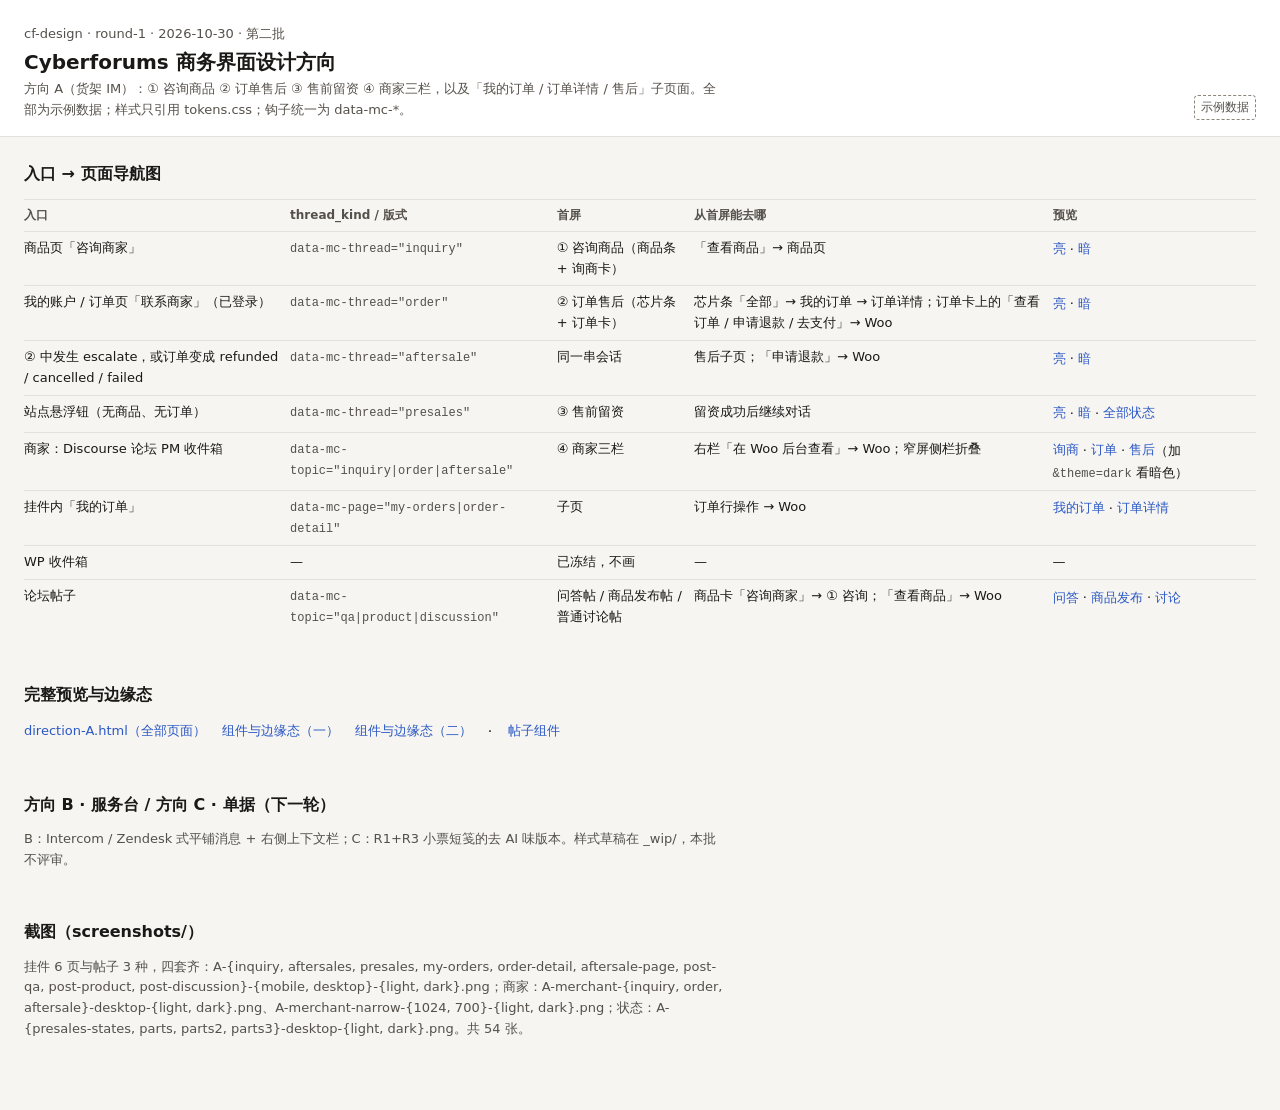
<file: docs/design/round-1/index.html>
<!DOCTYPE html>
<html lang="zh-CN" data-direction="A" data-theme="light">
<head>
<meta charset="utf-8" />
<meta name="viewport" content="width=device-width, initial-scale=1" />
<title>Cyberforums 商务界面 · 设计 round-1 总览</title>
<script>if (new URLSearchParams(location.search).get("theme") === "dark") document.documentElement.setAttribute("data-theme", "dark");</script>
<link rel="stylesheet" href="tokens.css" />
<link rel="stylesheet" href="preview.css" />
<link rel="stylesheet" href="base.css" />
</head>
<body class="cf-preview">
<header class="cf-preview__bar">
  <div class="cf-preview__intro">
    <p class="cf-preview__kicker">cf-design · round-1 · 2026-10-30 · 第二批</p>
    <h1 class="cf-preview__title">Cyberforums 商务界面设计方向</h1>
    <p class="cf-preview__desc">方向 A（货架 IM）：① 咨询商品 ② 订单售后 ③ 售前留资 ④ 商家三栏，以及「我的订单 / 订单详情 / 售后」子页面。全部为示例数据；样式只引用 tokens.css；钩子统一为 data-mc-*。</p>
  </div>
  <div class="cf-preview__tools"><span class="cf-preview__sample">示例数据</span></div>
</header>
<main class="cf-preview__stage" data-viewport="desktop">
  <section class="cf-preview__section">
    <h2 class="cf-preview__h">入口 → 页面导航图</h2>
    <table class="cf-preview__map">
      <thead><tr><th scope="col">入口</th><th scope="col">thread_kind / 版式</th><th scope="col">首屏</th><th scope="col">从首屏能去哪</th><th scope="col">预览</th></tr></thead>
      <tbody>
        <tr><td>商品页「咨询商家」</td><td><code>data-mc-thread="inquiry"</code></td><td>① 咨询商品（商品条 + 询商卡）</td><td>「查看商品」→ 商品页</td><td><a class="cf-link" href="direction-A.html?screen=inquiry&amp;vp=mobile">亮</a> · <a class="cf-link" href="direction-A.html?screen=inquiry&amp;vp=mobile&amp;theme=dark">暗</a></td></tr>
        <tr><td>我的账户 / 订单页「联系商家」（已登录）</td><td><code>data-mc-thread="order"</code></td><td>② 订单售后（芯片条 + 订单卡）</td><td>芯片条「全部」→ 我的订单 → 订单详情；订单卡上的「查看订单 / 申请退款 / 去支付」→ Woo</td><td><a class="cf-link" href="direction-A.html?screen=aftersales&amp;vp=mobile">亮</a> · <a class="cf-link" href="direction-A.html?screen=aftersales&amp;vp=mobile&amp;theme=dark">暗</a></td></tr>
        <tr><td>② 中发生 escalate，或订单变成 refunded / cancelled / failed</td><td><code>data-mc-thread="aftersale"</code></td><td>同一串会话</td><td>售后子页；「申请退款」→ Woo</td><td><a class="cf-link" href="direction-A.html?screen=aftersale-page&amp;vp=mobile">亮</a> · <a class="cf-link" href="direction-A.html?screen=aftersale-page&amp;vp=mobile&amp;theme=dark">暗</a></td></tr>
        <tr><td>站点悬浮钮（无商品、无订单）</td><td><code>data-mc-thread="presales"</code></td><td>③ 售前留资</td><td>留资成功后继续对话</td><td><a class="cf-link" href="direction-A.html?screen=presales&amp;vp=mobile">亮</a> · <a class="cf-link" href="direction-A.html?screen=presales&amp;vp=mobile&amp;theme=dark">暗</a> · <a class="cf-link" href="direction-A.html?screen=presales-states">全部状态</a></td></tr>
        <tr><td>商家：Discourse 论坛 PM 收件箱</td><td><code>data-mc-topic="inquiry|order|aftersale"</code></td><td>④ 商家三栏</td><td>右栏「在 Woo 后台查看」→ Woo；窄屏侧栏折叠</td><td><a class="cf-link" href="direction-A.html?screen=merchant-inquiry">询商</a> · <a class="cf-link" href="direction-A.html?screen=merchant-order">订单</a> · <a class="cf-link" href="direction-A.html?screen=merchant-aftersale">售后</a>（加 <code>&amp;theme=dark</code> 看暗色）</td></tr>
        <tr><td>挂件内「我的订单」</td><td><code>data-mc-page="my-orders|order-detail"</code></td><td>子页</td><td>订单行操作 → Woo</td><td><a class="cf-link" href="direction-A.html?screen=my-orders&amp;vp=mobile">我的订单</a> · <a class="cf-link" href="direction-A.html?screen=order-detail&amp;vp=mobile">订单详情</a></td></tr>
        <tr><td>WP 收件箱</td><td>—</td><td>已冻结，不画</td><td>—</td><td>—</td></tr>
        <tr><td>论坛帖子</td><td><code>data-mc-topic="qa|product|discussion"</code></td><td>问答帖 / 商品发布帖 / 普通讨论帖</td><td>商品卡「咨询商家」→ ① 咨询；「查看商品」→ Woo</td><td><a class="cf-link" href="direction-A.html?screen=post-qa">问答</a> · <a class="cf-link" href="direction-A.html?screen=post-product">商品发布</a> · <a class="cf-link" href="direction-A.html?screen=post-discussion">讨论</a></td></tr>
      </tbody>
    </table>
  </section>
  <section class="cf-preview__section">
    <h2 class="cf-preview__h">完整预览与边缘态</h2>
    <p class="cf-preview__statuses">
      <a class="cf-link" href="direction-A.html">direction-A.html（全部页面）</a>
      <a class="cf-link" href="direction-A.html?screen=parts">组件与边缘态（一）</a>
      <a class="cf-link" href="direction-A.html?screen=parts2">组件与边缘态（二）</a> · <a class="cf-link" href="direction-A.html?screen=parts3">帖子组件</a>
    </p>
  </section>
  <section class="cf-preview__section">
    <h2 class="cf-preview__h">方向 B · 服务台 / 方向 C · 单据（下一轮）</h2>
    <p class="cf-preview__desc">B：Intercom / Zendesk 式平铺消息 + 右侧上下文栏；C：R1+R3 小票短笺的去 AI 味版本。样式草稿在 _wip/，本批不评审。</p>
  </section>
  <section class="cf-preview__section">
    <h2 class="cf-preview__h">截图（screenshots/）</h2>
    <p class="cf-preview__desc">挂件 6 页与帖子 3 种，四套齐：A-{inquiry, aftersales, presales, my-orders, order-detail, aftersale-page, post-qa, post-product, post-discussion}-{mobile, desktop}-{light, dark}.png；商家：A-merchant-{inquiry, order, aftersale}-desktop-{light, dark}.png、A-merchant-narrow-{1024, 700}-{light, dark}.png；状态：A-{presales-states, parts, parts2, parts3}-desktop-{light, dark}.png。共 54 张。</p>
  </section>
</main>
</body>
</html>
</file>
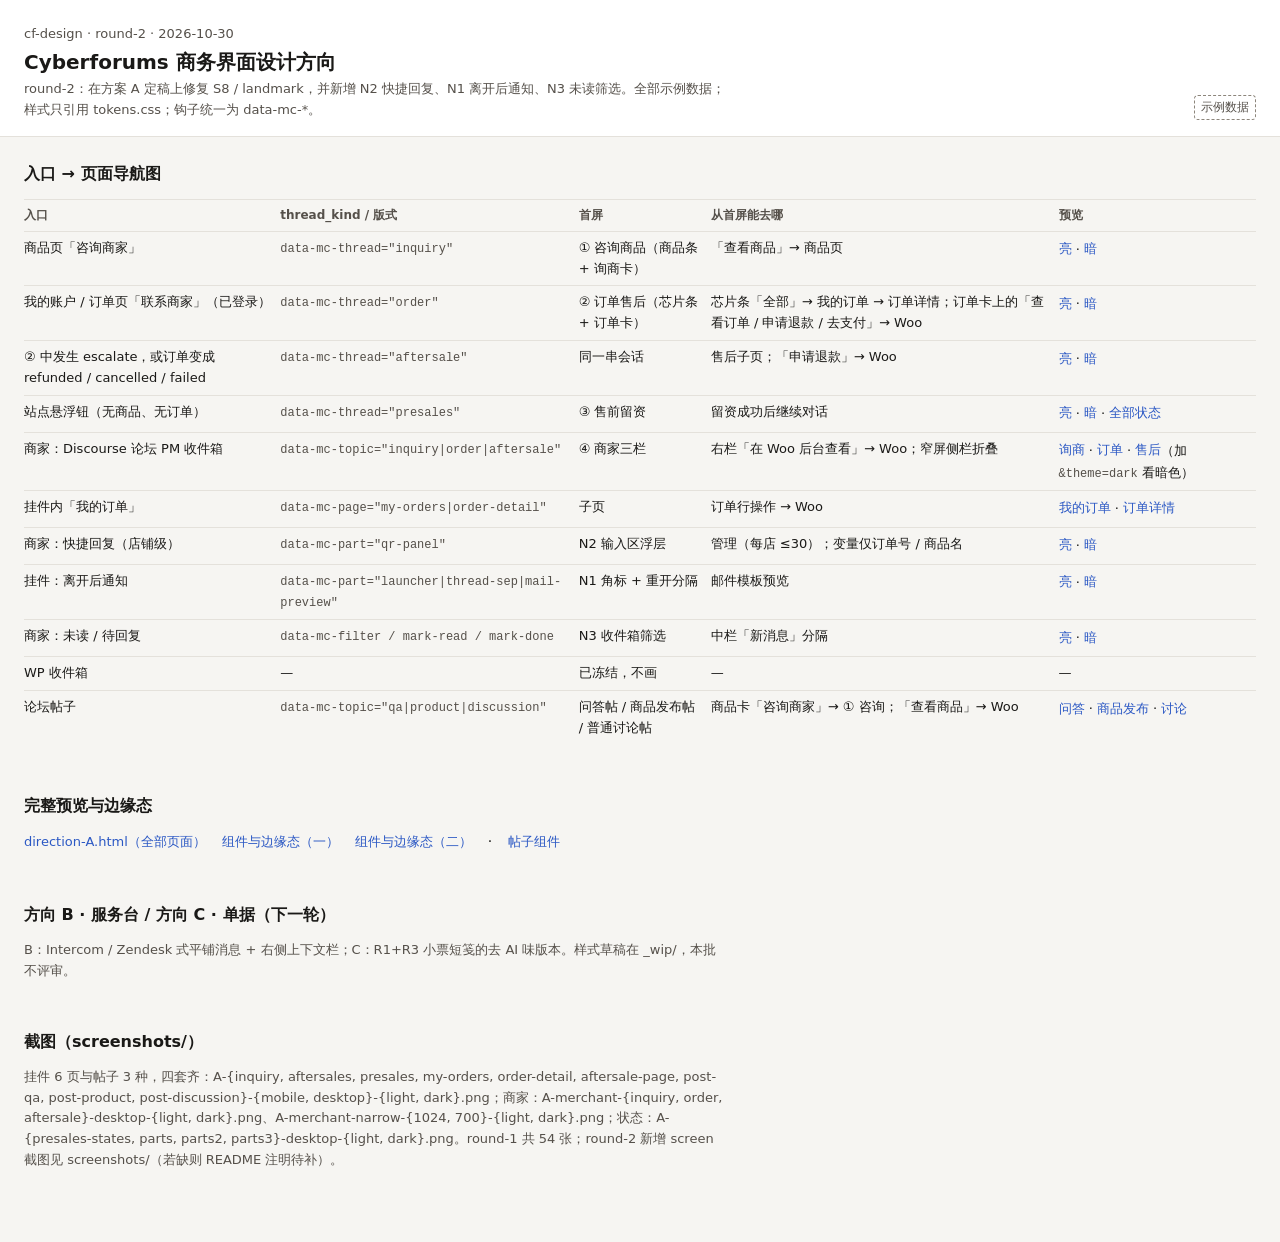
<file: docs/design/round-2/index.html>
<!DOCTYPE html>
<html lang="zh-CN" data-direction="A" data-theme="light">
<head>
<meta charset="utf-8" />
<meta name="viewport" content="width=device-width, initial-scale=1" />
<title>Cyberforums 商务界面 · 设计 round-2 总览</title>
<script>if (new URLSearchParams(location.search).get("theme") === "dark") document.documentElement.setAttribute("data-theme", "dark");</script>
<link rel="stylesheet" href="tokens.css" />
<link rel="stylesheet" href="preview.css" />
<link rel="stylesheet" href="base.css" />
</head>
<body class="cf-preview">
<header class="cf-preview__bar">
  <div class="cf-preview__intro">
    <p class="cf-preview__kicker">cf-design · round-2 · 2026-10-30</p>
    <h1 class="cf-preview__title">Cyberforums 商务界面设计方向</h1>
    <p class="cf-preview__desc">round-2：在方案 A 定稿上修复 S8 / landmark，并新增 N2 快捷回复、N1 离开后通知、N3 未读筛选。全部示例数据；样式只引用 tokens.css；钩子统一为 data-mc-*。</p>
  </div>
  <div class="cf-preview__tools"><span class="cf-preview__sample">示例数据</span></div>
</header>
<main class="cf-preview__stage" data-viewport="desktop">
  <section class="cf-preview__section">
    <h2 class="cf-preview__h">入口 → 页面导航图</h2>
    <table class="cf-preview__map">
      <thead><tr><th scope="col">入口</th><th scope="col">thread_kind / 版式</th><th scope="col">首屏</th><th scope="col">从首屏能去哪</th><th scope="col">预览</th></tr></thead>
      <tbody>
        <tr><td>商品页「咨询商家」</td><td><code>data-mc-thread="inquiry"</code></td><td>① 咨询商品（商品条 + 询商卡）</td><td>「查看商品」→ 商品页</td><td><a class="cf-link" href="direction-A.html?screen=inquiry&amp;vp=mobile">亮</a> · <a class="cf-link" href="direction-A.html?screen=inquiry&amp;vp=mobile&amp;theme=dark">暗</a></td></tr>
        <tr><td>我的账户 / 订单页「联系商家」（已登录）</td><td><code>data-mc-thread="order"</code></td><td>② 订单售后（芯片条 + 订单卡）</td><td>芯片条「全部」→ 我的订单 → 订单详情；订单卡上的「查看订单 / 申请退款 / 去支付」→ Woo</td><td><a class="cf-link" href="direction-A.html?screen=aftersales&amp;vp=mobile">亮</a> · <a class="cf-link" href="direction-A.html?screen=aftersales&amp;vp=mobile&amp;theme=dark">暗</a></td></tr>
        <tr><td>② 中发生 escalate，或订单变成 refunded / cancelled / failed</td><td><code>data-mc-thread="aftersale"</code></td><td>同一串会话</td><td>售后子页；「申请退款」→ Woo</td><td><a class="cf-link" href="direction-A.html?screen=aftersale-page&amp;vp=mobile">亮</a> · <a class="cf-link" href="direction-A.html?screen=aftersale-page&amp;vp=mobile&amp;theme=dark">暗</a></td></tr>
        <tr><td>站点悬浮钮（无商品、无订单）</td><td><code>data-mc-thread="presales"</code></td><td>③ 售前留资</td><td>留资成功后继续对话</td><td><a class="cf-link" href="direction-A.html?screen=presales&amp;vp=mobile">亮</a> · <a class="cf-link" href="direction-A.html?screen=presales&amp;vp=mobile&amp;theme=dark">暗</a> · <a class="cf-link" href="direction-A.html?screen=presales-states">全部状态</a></td></tr>
        <tr><td>商家：Discourse 论坛 PM 收件箱</td><td><code>data-mc-topic="inquiry|order|aftersale"</code></td><td>④ 商家三栏</td><td>右栏「在 Woo 后台查看」→ Woo；窄屏侧栏折叠</td><td><a class="cf-link" href="direction-A.html?screen=merchant-inquiry">询商</a> · <a class="cf-link" href="direction-A.html?screen=merchant-order">订单</a> · <a class="cf-link" href="direction-A.html?screen=merchant-aftersale">售后</a>（加 <code>&amp;theme=dark</code> 看暗色）</td></tr>
        <tr><td>挂件内「我的订单」</td><td><code>data-mc-page="my-orders|order-detail"</code></td><td>子页</td><td>订单行操作 → Woo</td><td><a class="cf-link" href="direction-A.html?screen=my-orders&amp;vp=mobile">我的订单</a> · <a class="cf-link" href="direction-A.html?screen=order-detail&amp;vp=mobile">订单详情</a></td></tr>
        <tr><td>商家：快捷回复（店铺级）</td><td><code>data-mc-part="qr-panel"</code></td><td>N2 输入区浮层</td><td>管理（每店 ≤30）；变量仅订单号 / 商品名</td><td><a class="cf-link" href="direction-A.html?screen=merchant-qr">亮</a> · <a class="cf-link" href="direction-A.html?screen=merchant-qr&amp;theme=dark">暗</a></td></tr>
        <tr><td>挂件：离开后通知</td><td><code>data-mc-part="launcher|thread-sep|mail-preview"</code></td><td>N1 角标 + 重开分隔</td><td>邮件模板预览</td><td><a class="cf-link" href="direction-A.html?screen=offline-notice">亮</a> · <a class="cf-link" href="direction-A.html?screen=offline-notice&amp;theme=dark">暗</a></td></tr>
        <tr><td>商家：未读 / 待回复</td><td><code>data-mc-filter / mark-read / mark-done</code></td><td>N3 收件箱筛选</td><td>中栏「新消息」分隔</td><td><a class="cf-link" href="direction-A.html?screen=inbox-unread">亮</a> · <a class="cf-link" href="direction-A.html?screen=inbox-unread&amp;theme=dark">暗</a></td></tr>
        <tr><td>WP 收件箱</td><td>—</td><td>已冻结，不画</td><td>—</td><td>—</td></tr>
        <tr><td>论坛帖子</td><td><code>data-mc-topic="qa|product|discussion"</code></td><td>问答帖 / 商品发布帖 / 普通讨论帖</td><td>商品卡「咨询商家」→ ① 咨询；「查看商品」→ Woo</td><td><a class="cf-link" href="direction-A.html?screen=post-qa">问答</a> · <a class="cf-link" href="direction-A.html?screen=post-product">商品发布</a> · <a class="cf-link" href="direction-A.html?screen=post-discussion">讨论</a></td></tr>
      </tbody>
    </table>
  </section>
  <section class="cf-preview__section">
    <h2 class="cf-preview__h">完整预览与边缘态</h2>
    <p class="cf-preview__statuses">
      <a class="cf-link" href="direction-A.html">direction-A.html（全部页面）</a>
      <a class="cf-link" href="direction-A.html?screen=parts">组件与边缘态（一）</a>
      <a class="cf-link" href="direction-A.html?screen=parts2">组件与边缘态（二）</a> · <a class="cf-link" href="direction-A.html?screen=parts3">帖子组件</a>
    </p>
  </section>
  <section class="cf-preview__section">
    <h2 class="cf-preview__h">方向 B · 服务台 / 方向 C · 单据（下一轮）</h2>
    <p class="cf-preview__desc">B：Intercom / Zendesk 式平铺消息 + 右侧上下文栏；C：R1+R3 小票短笺的去 AI 味版本。样式草稿在 _wip/，本批不评审。</p>
  </section>
  <section class="cf-preview__section">
    <h2 class="cf-preview__h">截图（screenshots/）</h2>
    <p class="cf-preview__desc">挂件 6 页与帖子 3 种，四套齐：A-{inquiry, aftersales, presales, my-orders, order-detail, aftersale-page, post-qa, post-product, post-discussion}-{mobile, desktop}-{light, dark}.png；商家：A-merchant-{inquiry, order, aftersale}-desktop-{light, dark}.png、A-merchant-narrow-{1024, 700}-{light, dark}.png；状态：A-{presales-states, parts, parts2, parts3}-desktop-{light, dark}.png。round-1 共 54 张；round-2 新增 screen 截图见 screenshots/（若缺则 README 注明待补）。</p>
  </section>
</main>
</body>
</html>
</file>
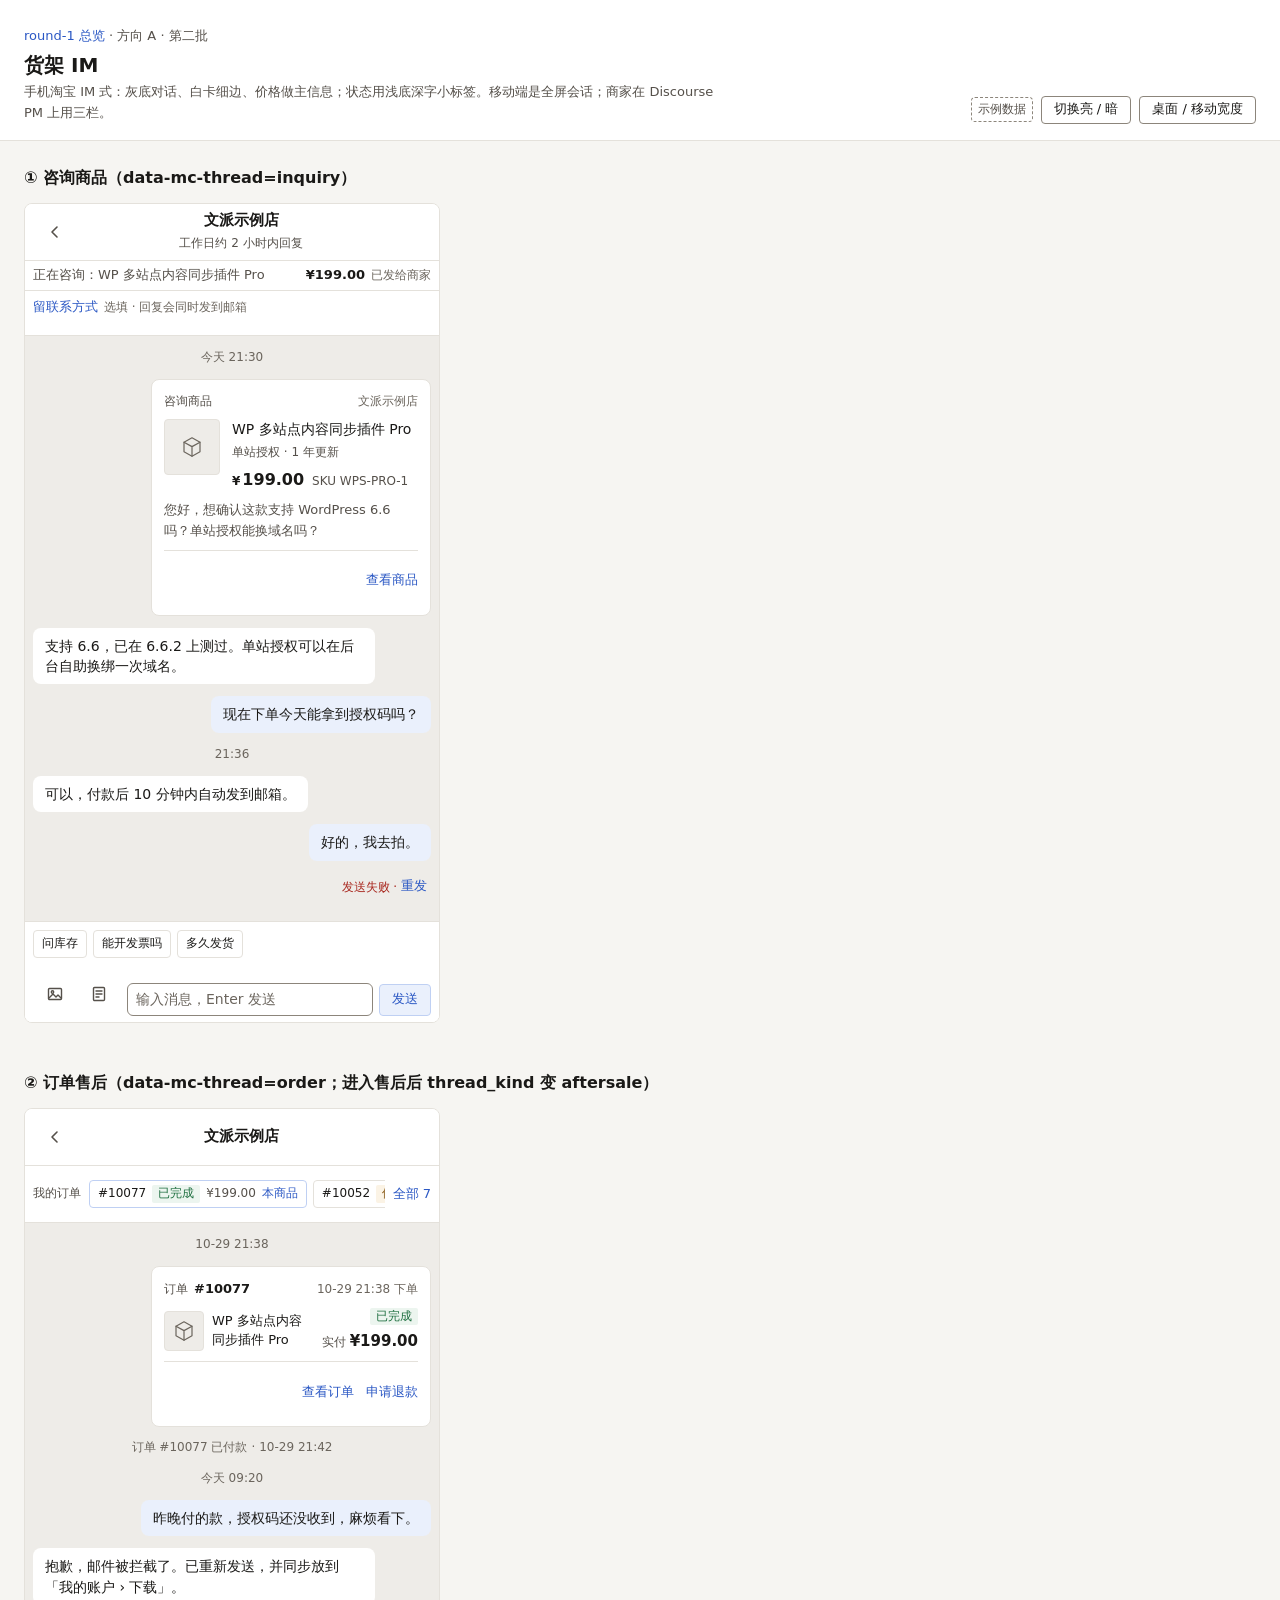
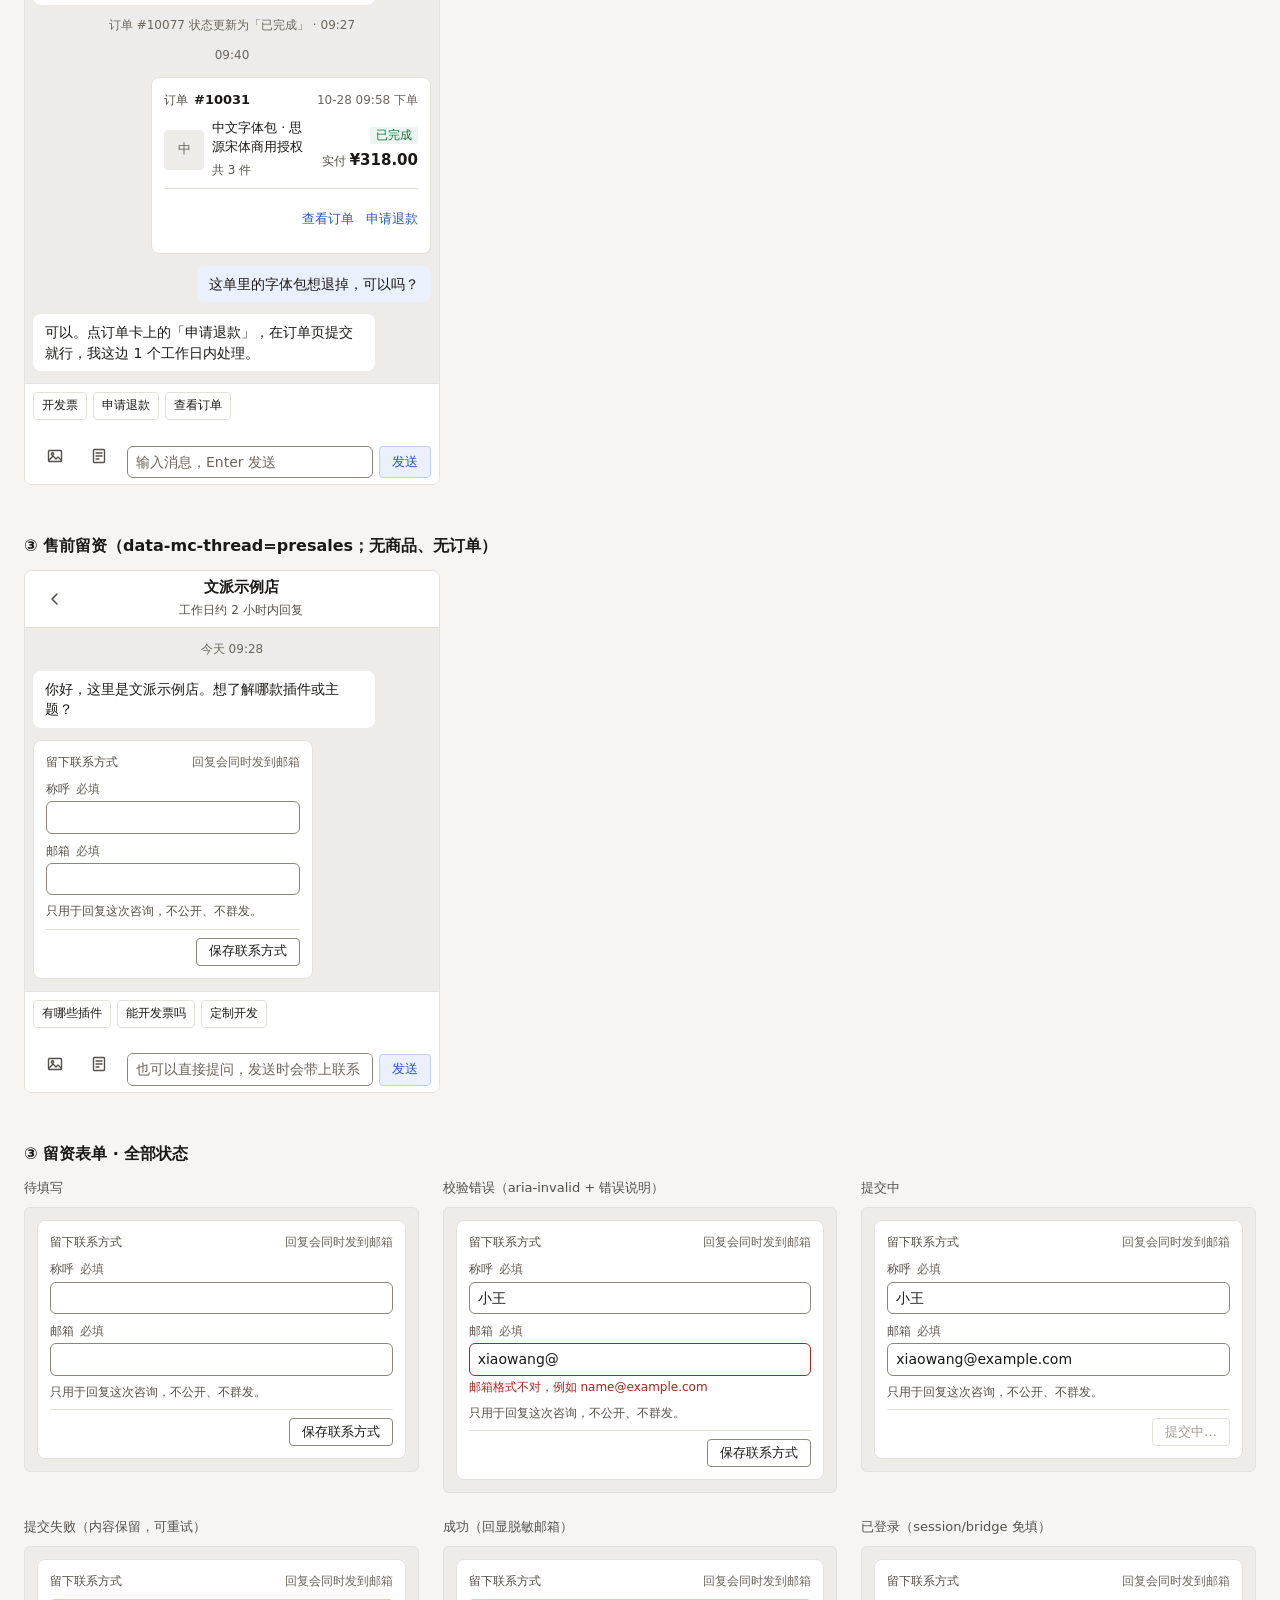
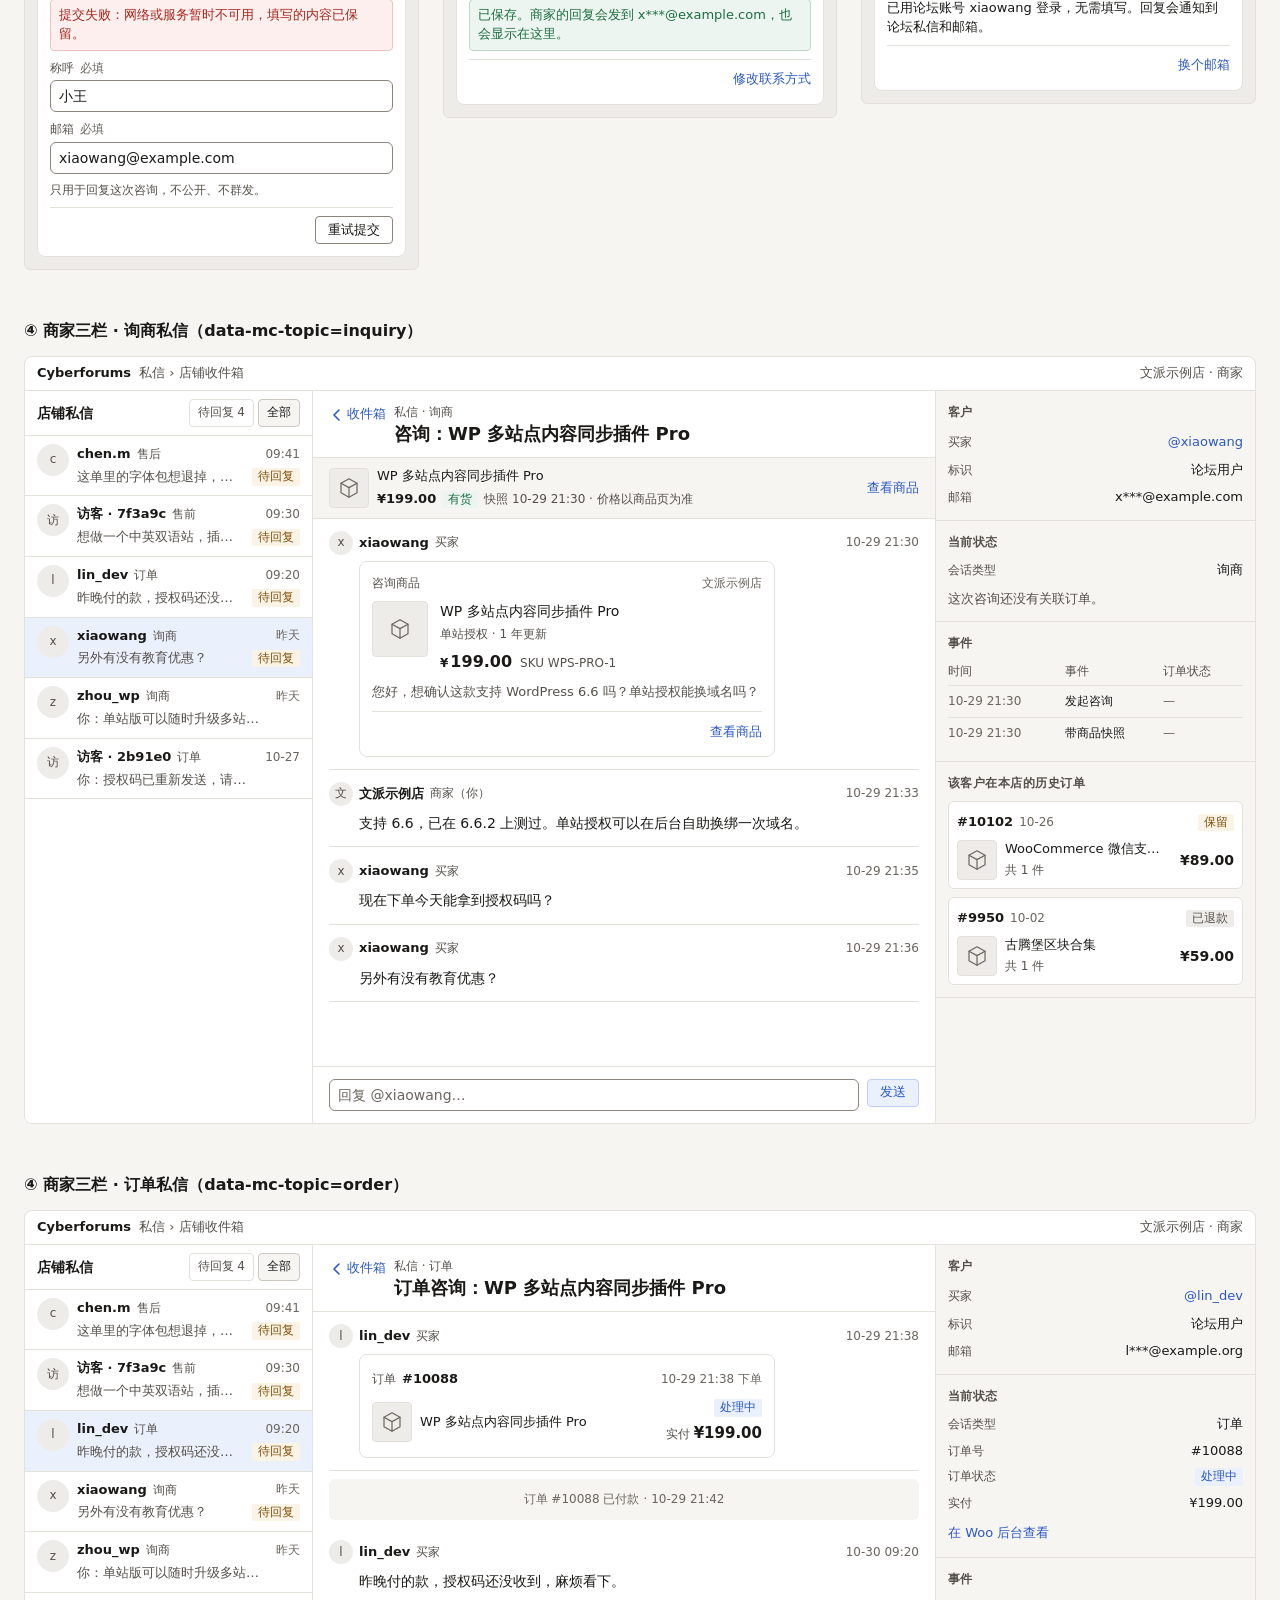
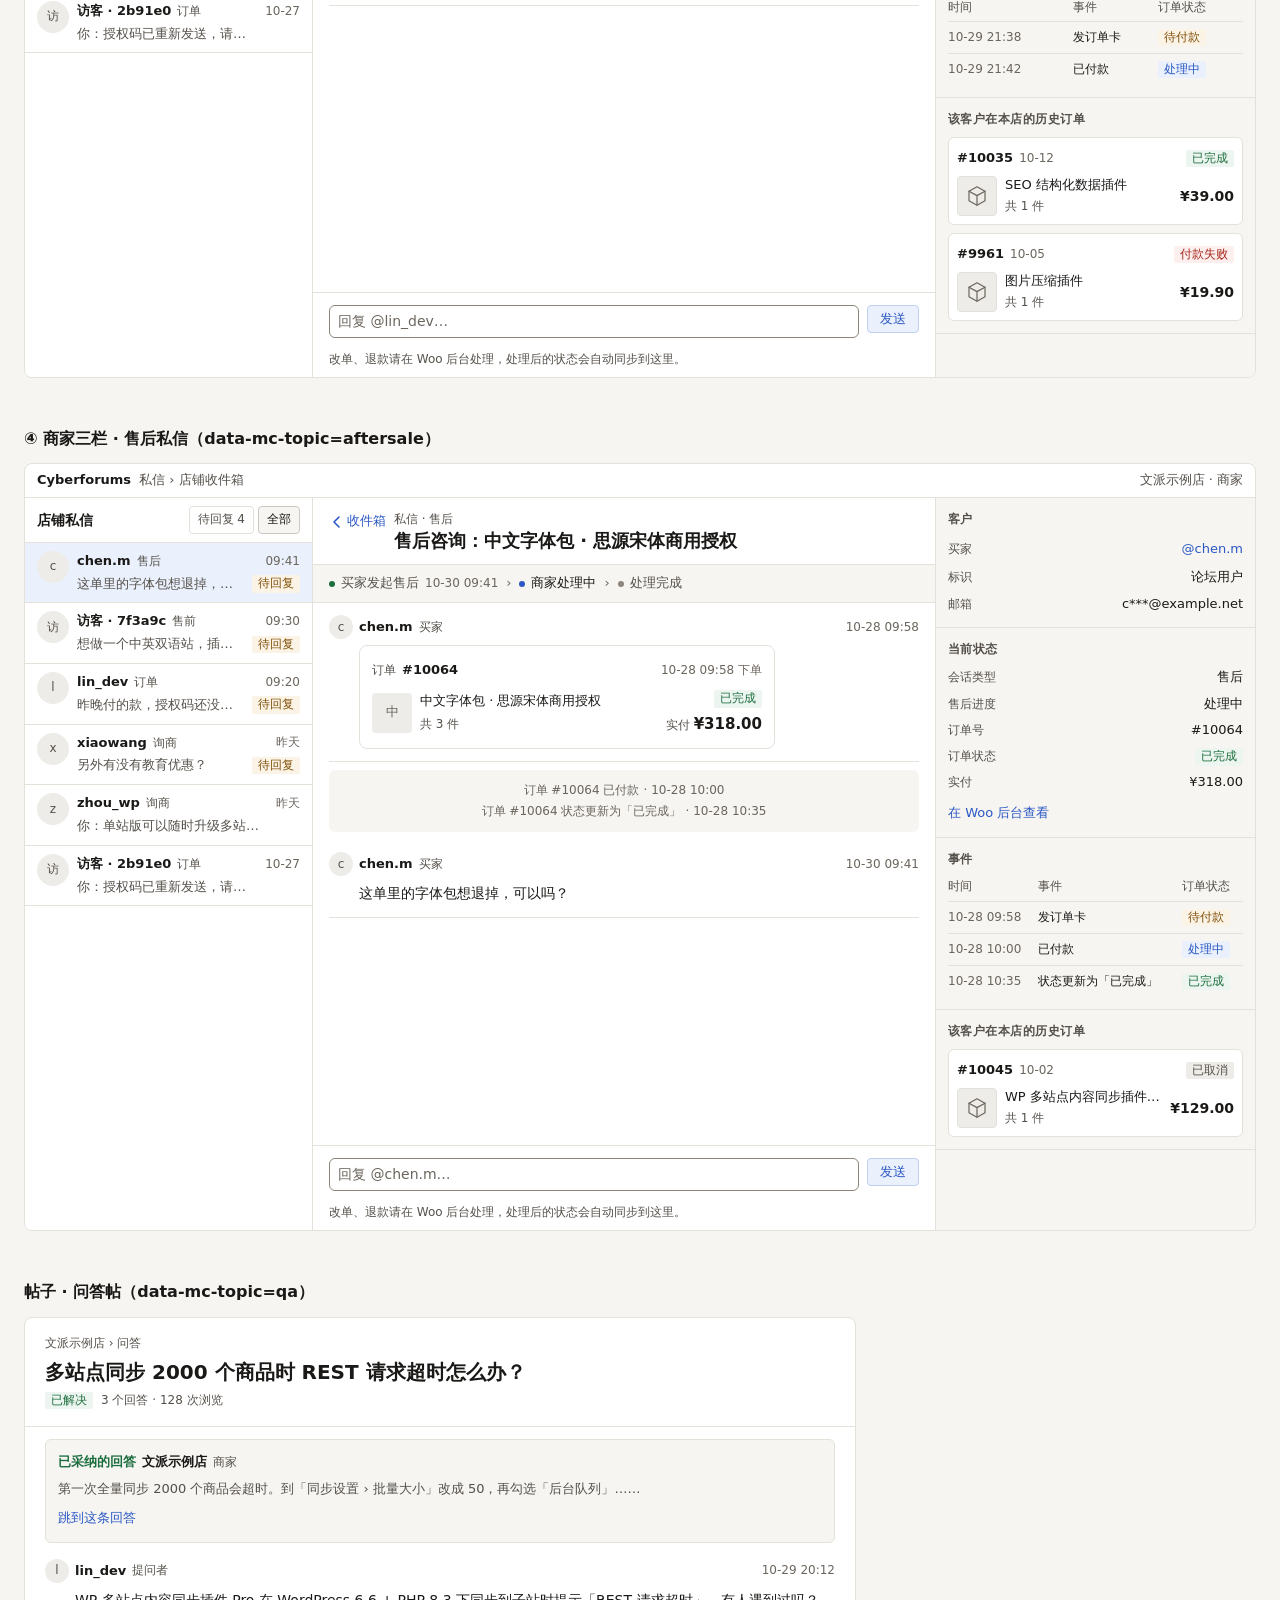
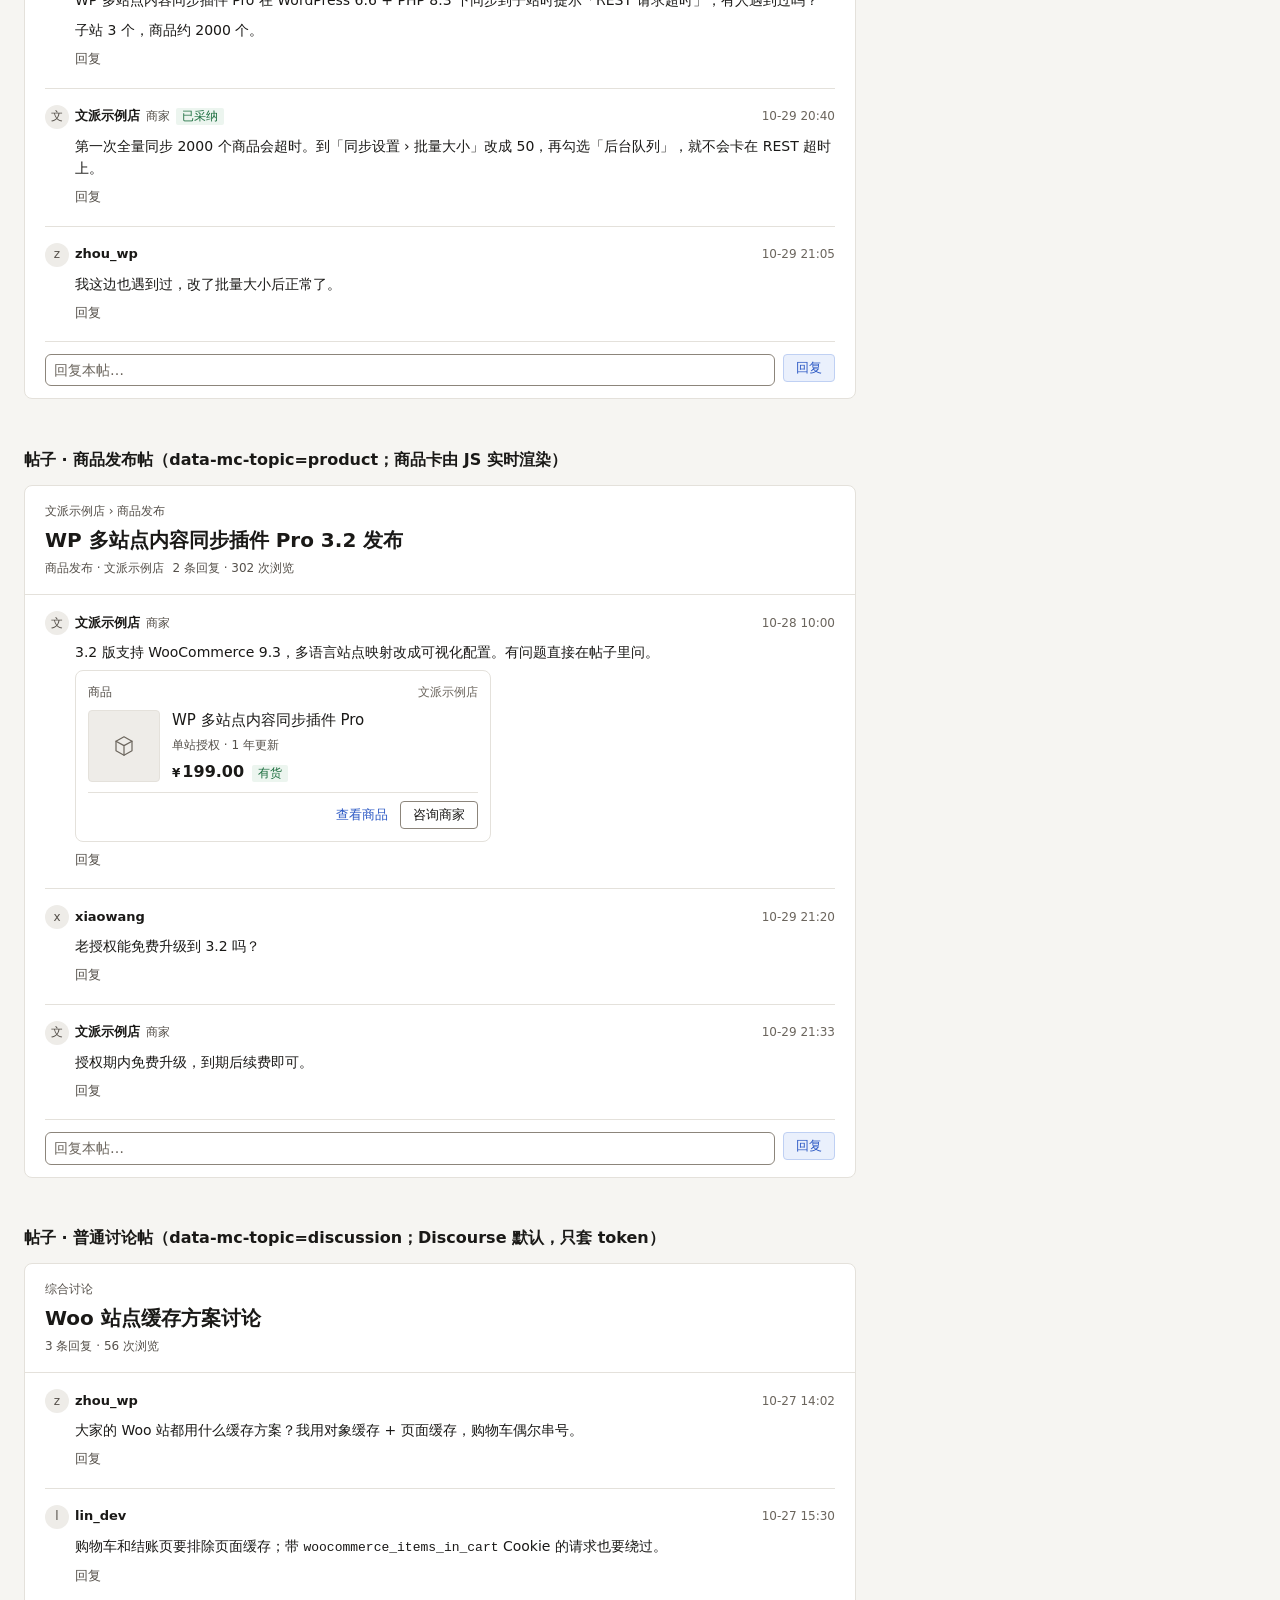
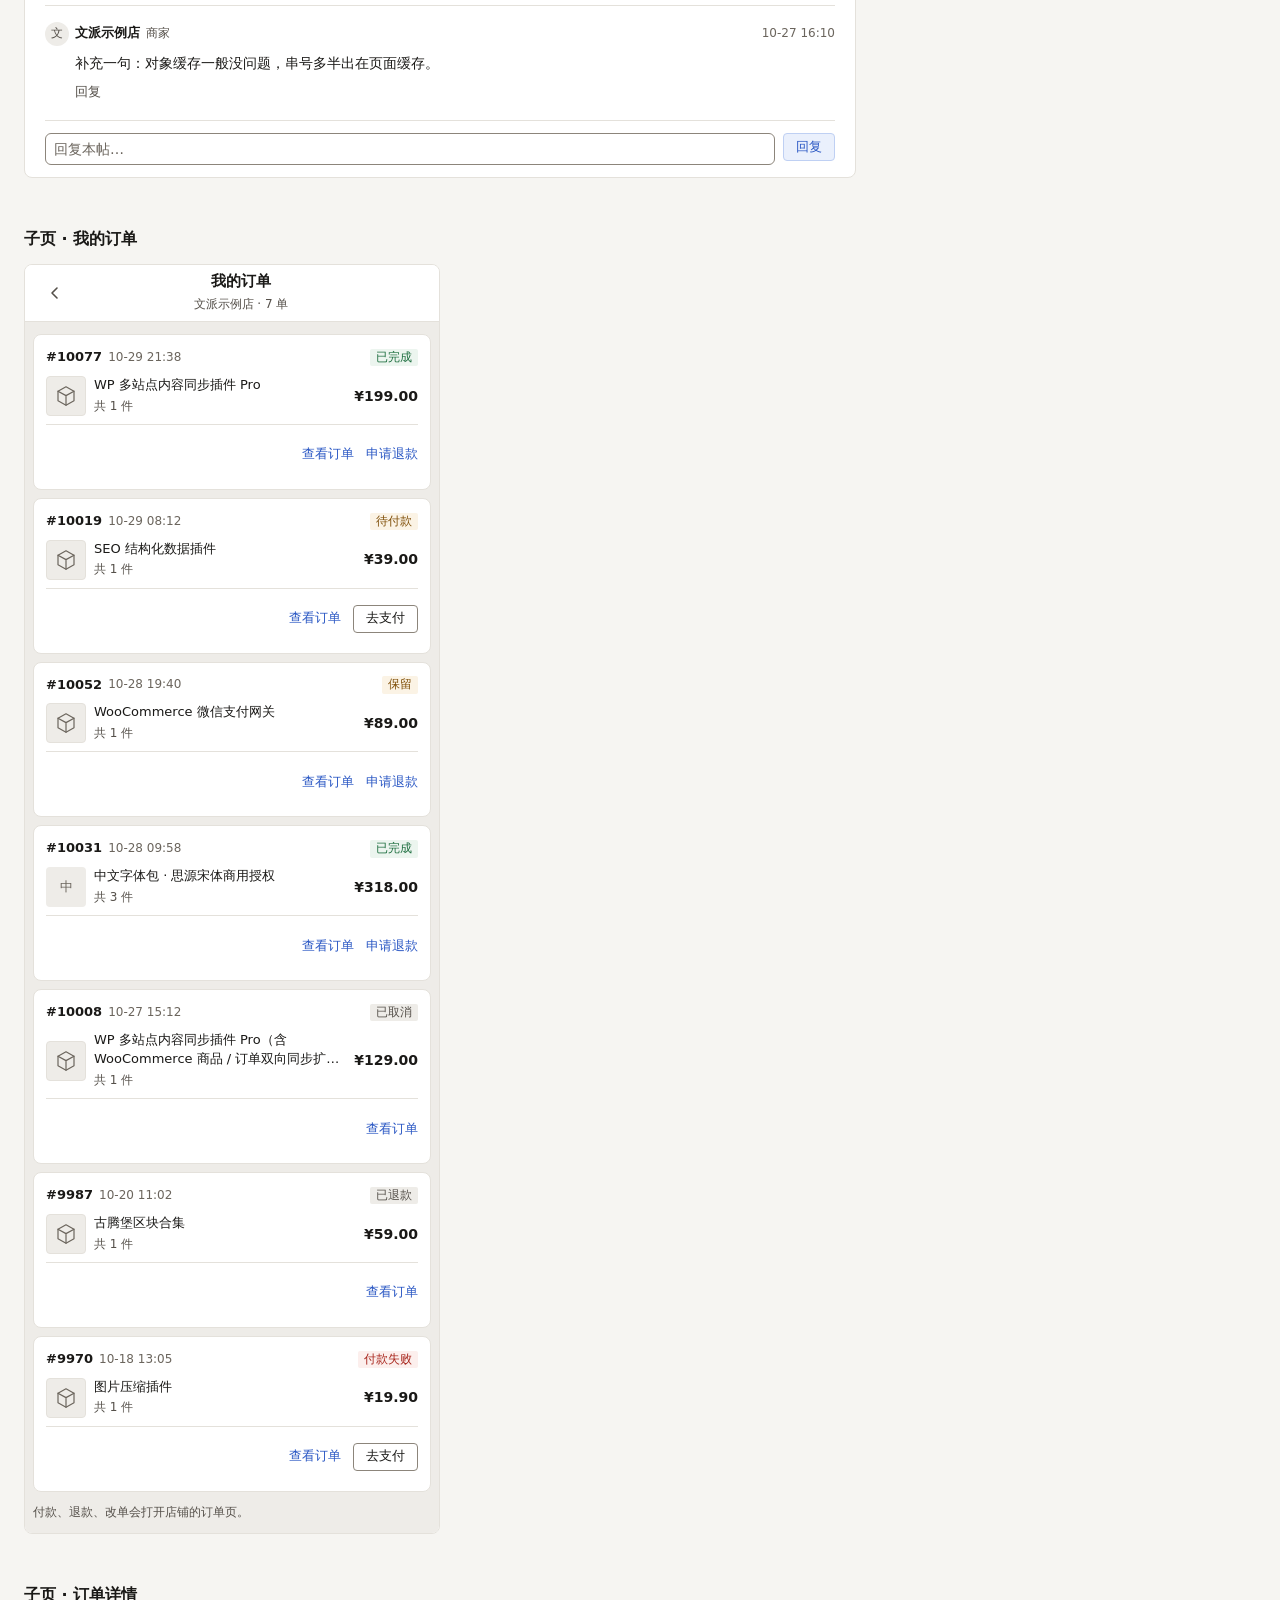
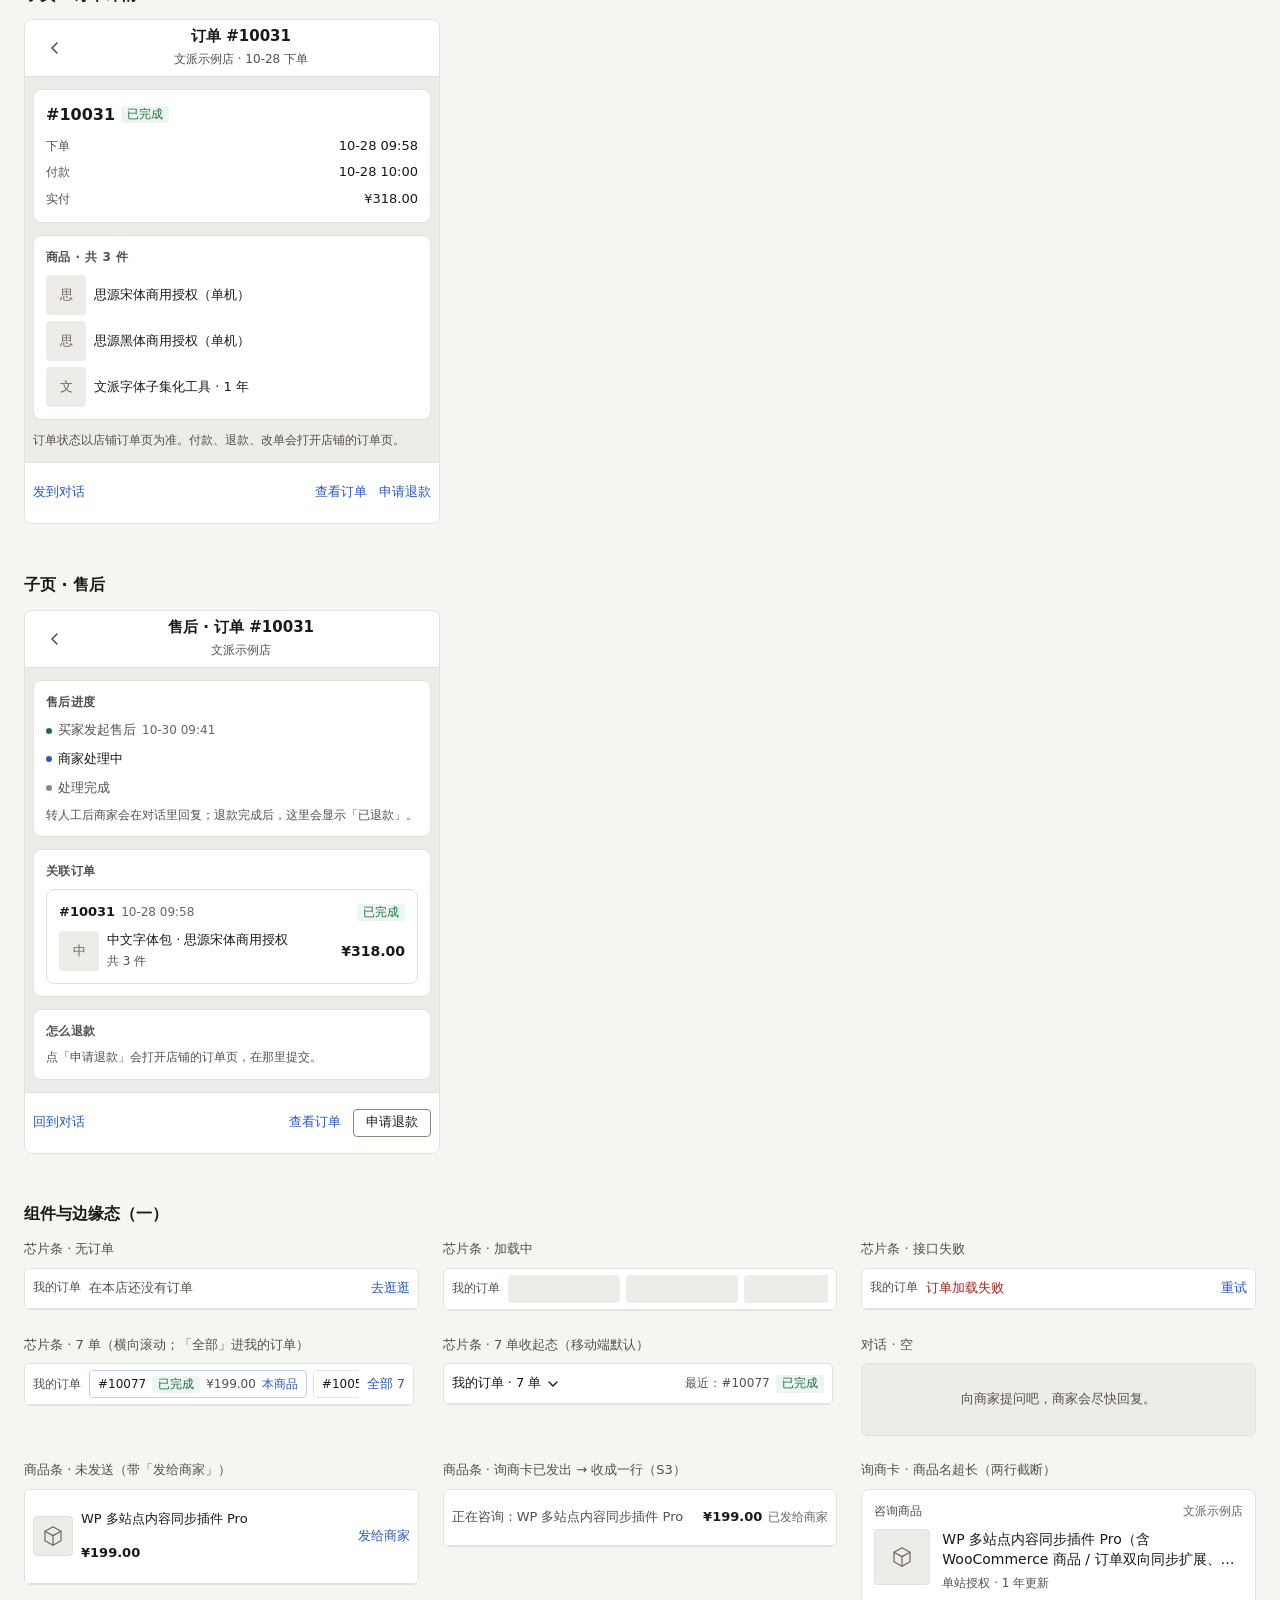
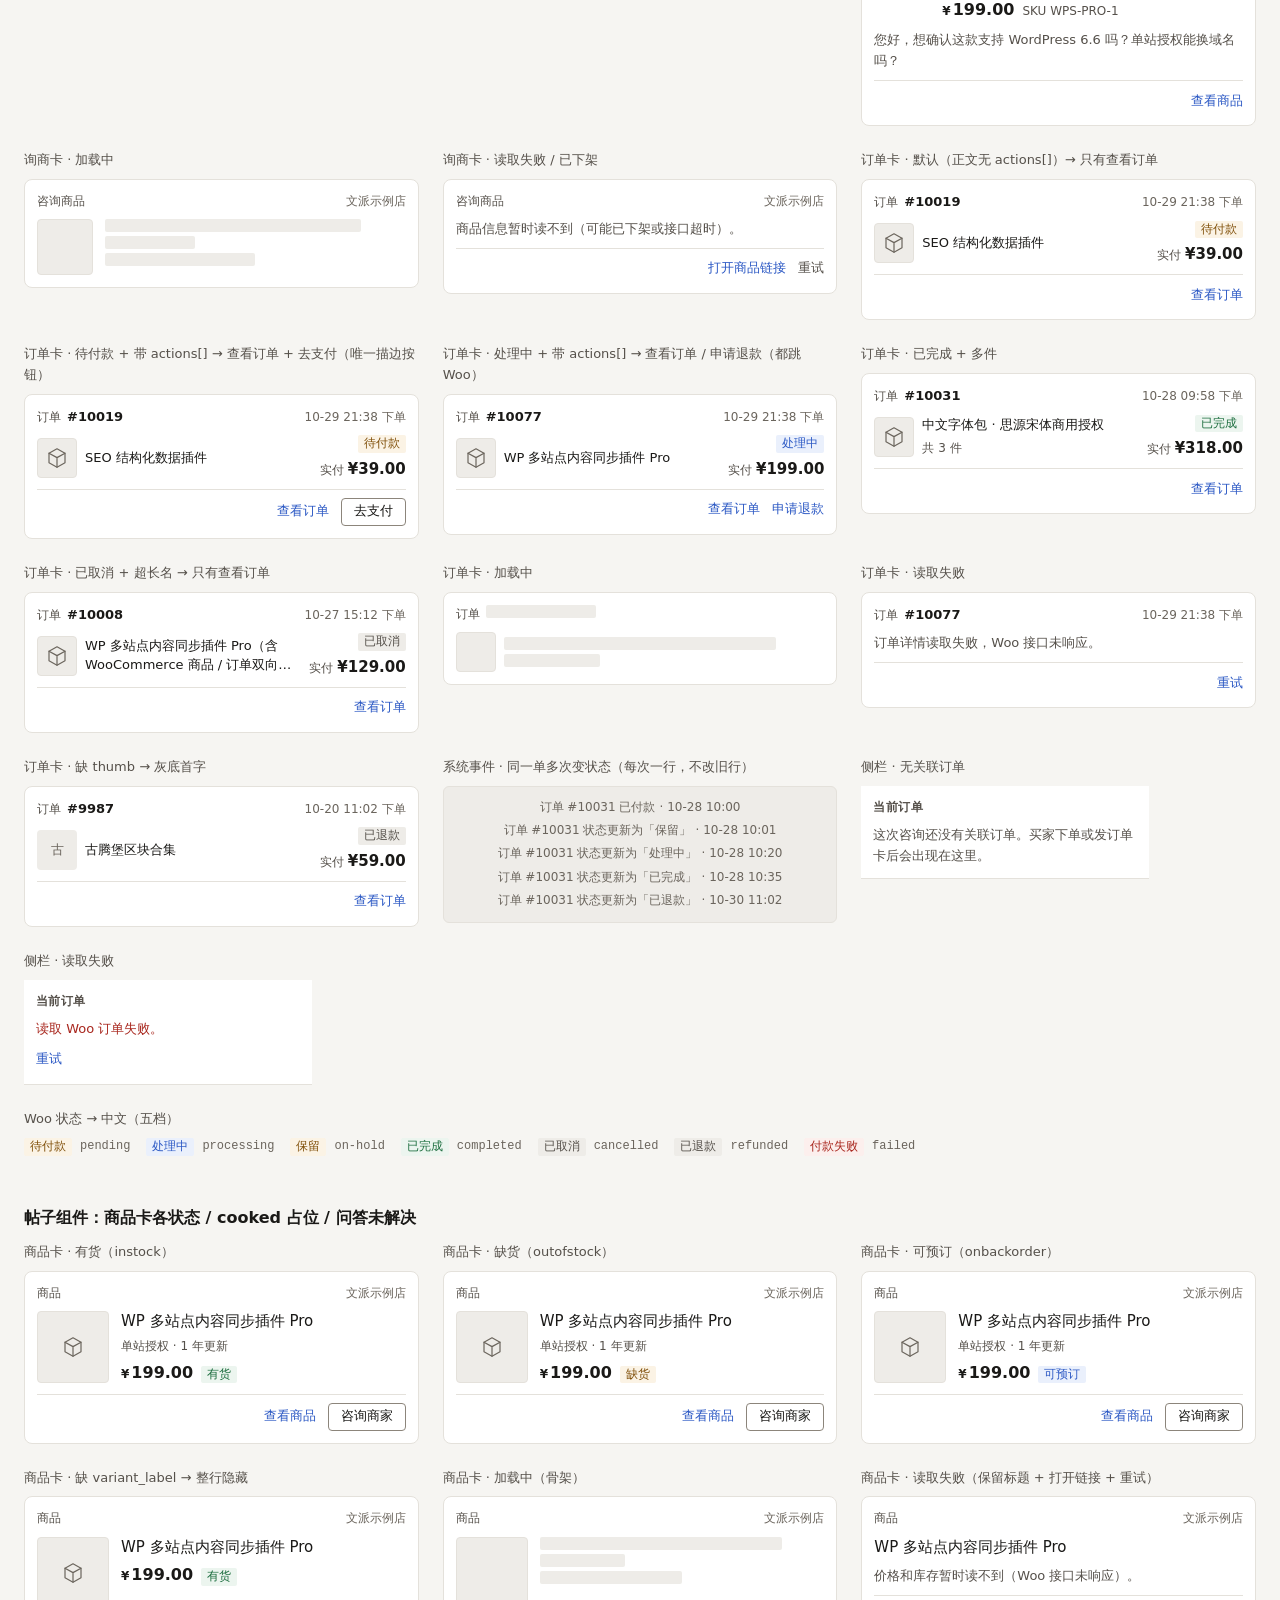
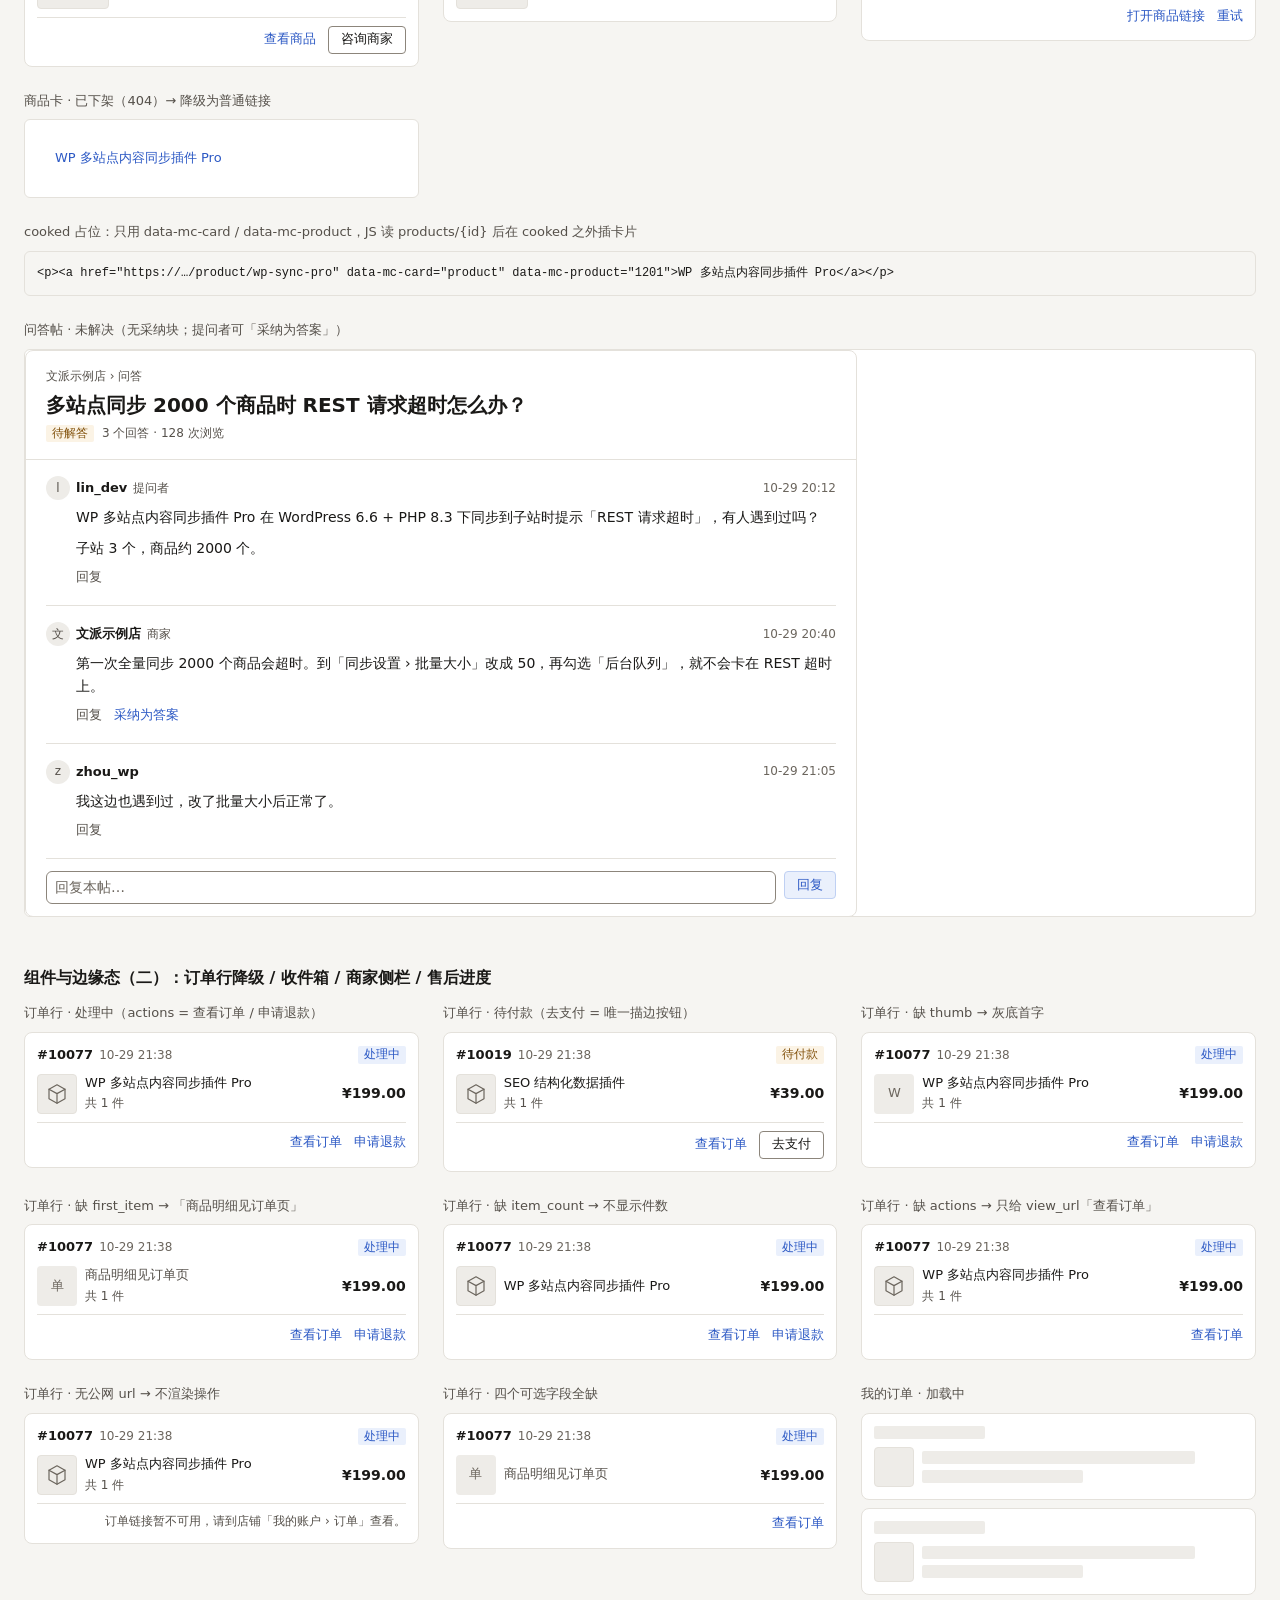
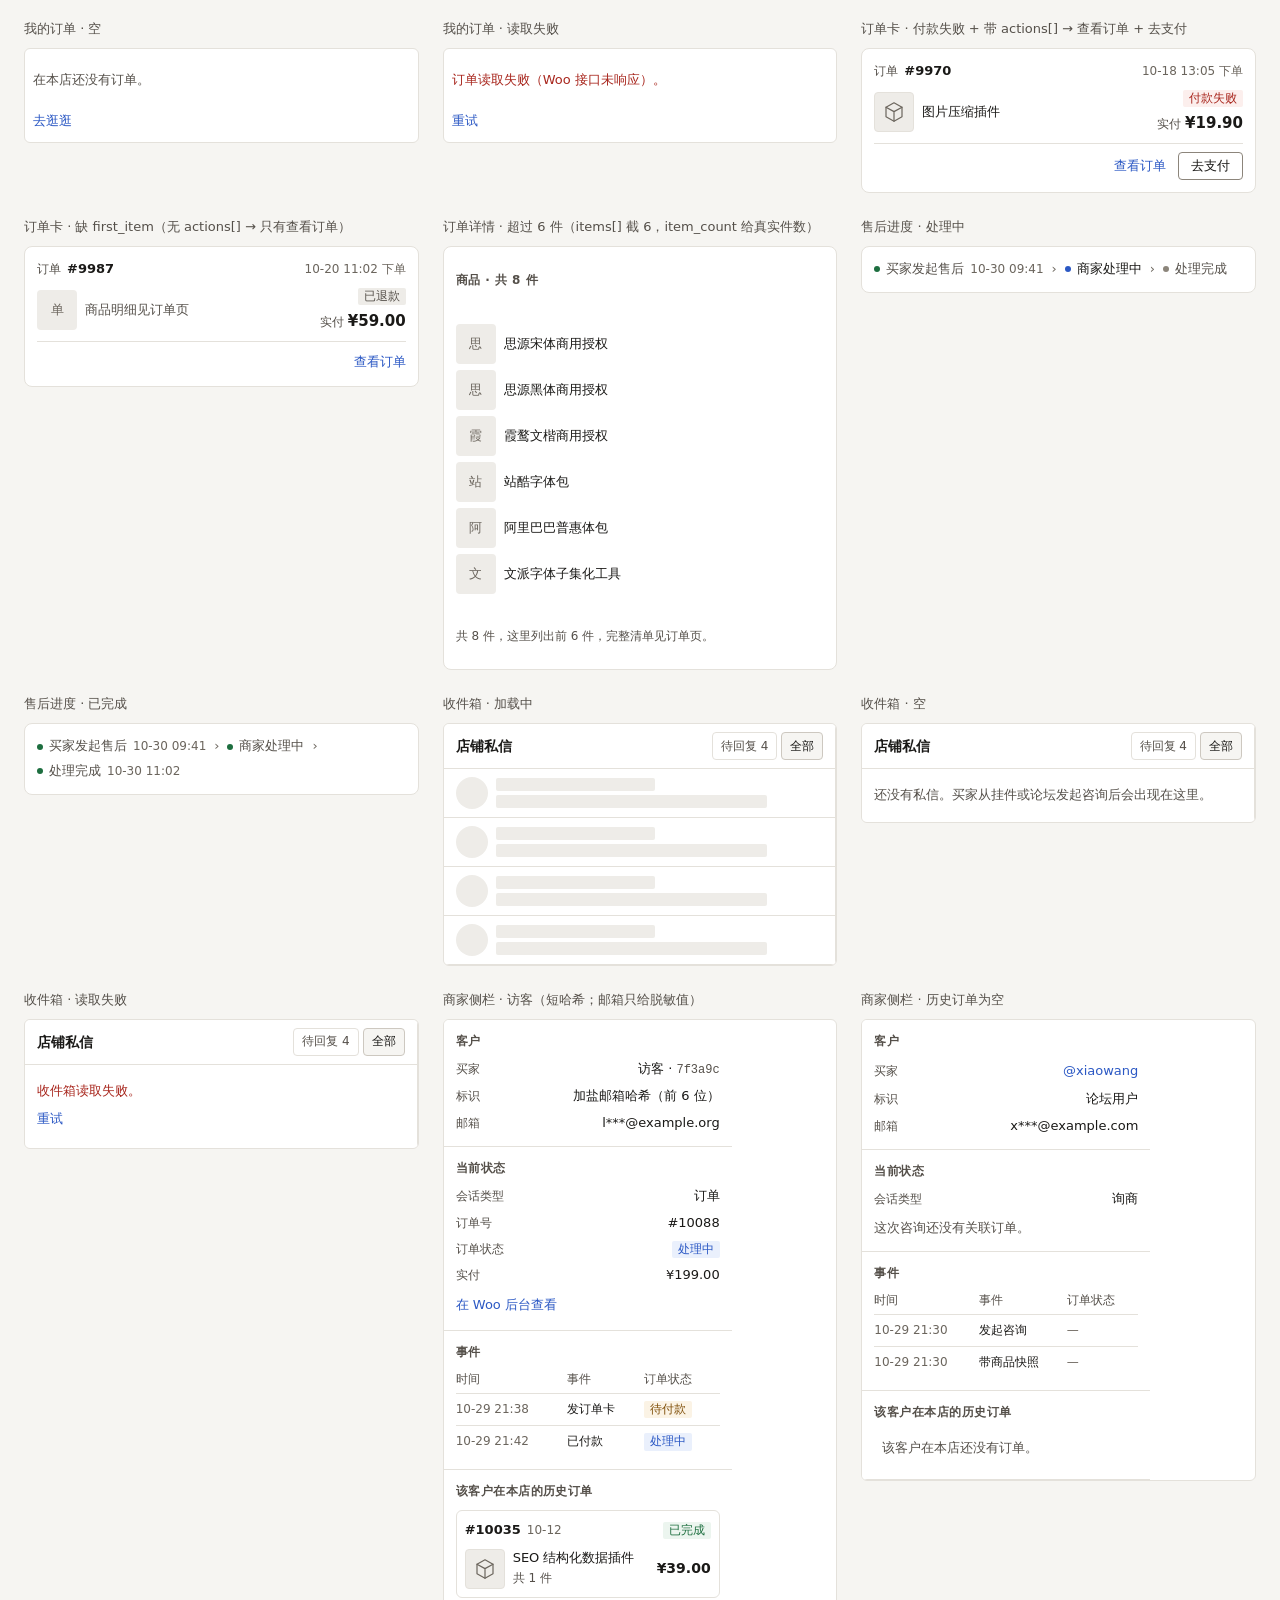
<file: docs/design/round-1/direction-A.html>
<!DOCTYPE html>
<html lang="zh-CN" data-direction="A" data-theme="light">
<head>
<meta charset="utf-8" />
<meta name="viewport" content="width=device-width, initial-scale=1" />
<title>方向 A · 货架 IM — Cyberforums 商务界面 round-1</title>
<script>if (new URLSearchParams(location.search).get("theme") === "dark") document.documentElement.setAttribute("data-theme", "dark");</script>
<link rel="stylesheet" href="tokens.css" />
<link rel="stylesheet" href="preview.css" />
<link rel="stylesheet" href="base.css" />
<link rel="stylesheet" href="direction-A.css" />
</head>
<body class="cf-preview">
<header class="cf-preview__bar">
  <div class="cf-preview__intro">
    <p class="cf-preview__kicker"><a class="cf-link" href="index.html">round-1 总览</a> · 方向 A · 第二批</p>
    <h1 class="cf-preview__title">货架 IM</h1>
    <p class="cf-preview__desc">手机淘宝 IM 式：灰底对话、白卡细边、价格做主信息；状态用浅底深字小标签。移动端是全屏会话；商家在 Discourse PM 上用三栏。</p>
  </div>
  <div class="cf-preview__tools">
    <span class="cf-preview__sample">示例数据</span>
    <button class="cf-btn cf-btn--outline" type="button" data-mc-action="theme">切换亮 / 暗</button>
    <button class="cf-btn cf-btn--outline" type="button" data-mc-action="viewport">桌面 / 移动宽度</button>
  </div>
</header>
<main class="cf-preview__stage" data-viewport="desktop">
<section class="cf-preview__section" data-mc-screen="inquiry" data-mc-vp="mobile">
    <h2 class="cf-preview__h">① 咨询商品（data-mc-thread=inquiry）</h2>
    <h1 class="cf-sr-only">① 咨询商品</h1>
    <section class="cf-widget" data-mc-surface="widget" data-mc-thread="inquiry" aria-label="咨询商品">
  <header class="cf-widget__head" data-mc-part="widget-head">
    <button class="cf-iconbtn" type="button" aria-label="返回"><svg viewBox="0 0 16 16" width="16" height="16" fill="none" stroke="currentColor" stroke-width="1.6" stroke-linecap="round" stroke-linejoin="round" aria-hidden="true"><path d="M10 3L5 8l5 5"/></svg></button>
    <div class="cf-widget__who"><h1 class="cf-widget__name">文派示例店</h1><p class="cf-widget__sub"><span data-mc-part="reply-hint">工作日约 2 小时内回复</span></p></div>
  </header>
  <div class="cf-product-strip cf-product-strip--sent" data-mc-part="product-strip" data-mc-state="sent"><p class="cf-product-strip__title" title="WP 多站点内容同步插件 Pro">正在咨询：WP 多站点内容同步插件 Pro</p><span class="cf-product-strip__price">¥199.00</span><span class="cf-product-strip__done">已发给商家</span></div><details class="cf-contact" data-mc-part="contact">
    <summary class="cf-contact__summary">留联系方式<span class="cf-contact__hint">选填 · 回复会同时发到邮箱</span></summary>
    <div class="cf-contact__fields">
      <label class="cf-field"><span class="cf-field__label">称呼</span><input class="cf-field__input" name="name" autocomplete="nickname" /></label>
      <label class="cf-field"><span class="cf-field__label">邮箱</span><input class="cf-field__input" name="email" type="email" autocomplete="email" /></label>
      <button class="cf-btn cf-btn--outline" type="button">保存</button>
    </div>
  </details>
  <div class="cf-widget__layout">
  <div class="cf-widget__main">
  <div class="cf-thread" data-mc-part="thread" aria-live="polite"><p class="cf-daychip" data-mc-part="daychip">今天 21:30</p>
    <div class="cf-msg cf-msg--mine" data-mc-part="msg" data-mc-side="mine">
      <span class="cf-avatar cf-msg__avatar" aria-hidden="true">我</span>
      <div class="cf-msg__main"><p class="cf-msg__name" data-mc-part="msg-name">我</p><div class="cf-card cf-inquiry-card" data-mc-card="inquiry" data-mc-product="1201">
  <div class="cf-card__head" data-mc-part="head">
    <span class="cf-card__label" data-mc-part="label">咨询商品</span>
    <span class="cf-card__meta cf-inquiry-card__shop" data-mc-part="shop">文派示例店</span>
  </div>
  <div class="cf-card__body" data-mc-part="body">
    <div class="cf-inquiry-card__product" data-mc-part="product">
      <span class="cf-thumb cf-thumb--md" data-mc-part="thumb" role="img" aria-label="商品图（示例占位）"><svg viewBox="0 0 24 24" width="24" height="24" fill="none" stroke="currentColor" stroke-width="1.2" stroke-linecap="round" stroke-linejoin="round" aria-hidden="true"><path d="M12 2.8l8 4.4v9.6l-8 4.4-8-4.4V7.2z"/><path d="M4 7.2l8 4.4 8-4.4M12 11.6v9.6"/></svg></span>
      <div class="cf-inquiry-card__info" data-mc-part="info">
        <p class="cf-inquiry-card__title" data-mc-part="title" title="WP 多站点内容同步插件 Pro">WP 多站点内容同步插件 Pro</p>
        <p class="cf-inquiry-card__spec" data-mc-part="spec">单站授权 · 1 年更新</p>
        <p class="cf-inquiry-card__facts" data-mc-part="facts">
          <span class="cf-inquiry-card__price" data-mc-part="price"><span class="cf-inquiry-card__currency">¥</span>199.00</span>
          <span class="cf-inquiry-card__sku" data-mc-part="sku">SKU WPS-PRO-1</span>
        </p>
      </div>
    </div>
    <p class="cf-inquiry-card__note" data-mc-part="note">您好，想确认这款支持 WordPress 6.6 吗？单站授权能换域名吗？</p>
  </div>
  <div class="cf-card__actions" data-mc-part="actions">
    <a class="cf-link" data-mc-part="action" data-mc-action="view" href="#">查看商品</a>
  </div>
</div><p class="cf-msg__meta cf-visually-hidden" data-mc-part="msg-meta"><time>21:30</time></p></div>
    </div>
    <div class="cf-msg cf-msg--theirs" data-mc-part="msg" data-mc-side="theirs">
      <span class="cf-avatar cf-msg__avatar" aria-hidden="true">文</span>
      <div class="cf-msg__main"><p class="cf-msg__name" data-mc-part="msg-name">文派示例店</p><div class="cf-bubble" data-mc-part="bubble">支持 6.6，已在 6.6.2 上测过。单站授权可以在后台自助换绑一次域名。</div><p class="cf-msg__meta cf-visually-hidden" data-mc-part="msg-meta"><time>21:33</time></p></div>
    </div>
    <div class="cf-msg cf-msg--mine" data-mc-part="msg" data-mc-side="mine">
      <span class="cf-avatar cf-msg__avatar" aria-hidden="true">我</span>
      <div class="cf-msg__main"><p class="cf-msg__name" data-mc-part="msg-name">我</p><div class="cf-bubble" data-mc-part="bubble">现在下单今天能拿到授权码吗？</div><p class="cf-msg__meta cf-visually-hidden" data-mc-part="msg-meta"><time>21:35</time></p></div>
    </div>
    <p class="cf-daychip" data-mc-part="daychip">21:36</p>
    <div class="cf-msg cf-msg--theirs" data-mc-part="msg" data-mc-side="theirs">
      <span class="cf-avatar cf-msg__avatar" aria-hidden="true">文</span>
      <div class="cf-msg__main"><p class="cf-msg__name" data-mc-part="msg-name">文派示例店</p><div class="cf-bubble" data-mc-part="bubble">可以，付款后 10 分钟内自动发到邮箱。</div><p class="cf-msg__meta cf-visually-hidden" data-mc-part="msg-meta"><time>21:36</time></p></div>
    </div>
    <div class="cf-msg cf-msg--mine" data-mc-part="msg" data-mc-side="mine" data-mc-state="failed">
      <span class="cf-avatar cf-msg__avatar" aria-hidden="true">我</span>
      <div class="cf-msg__main"><p class="cf-msg__name" data-mc-part="msg-name">我</p><div class="cf-bubble" data-mc-part="bubble">好的，我去拍。</div><p class="cf-msg__meta cf-msg__meta--error" data-mc-part="msg-meta">发送失败 · <button class="cf-textbtn cf-textbtn--link" type="button">重发</button></p></div>
    </div></div><div class="cf-composer-dock" data-mc-part="composer-dock">
  <div class="cf-quick" data-mc-part="quick-replies" aria-label="快捷问题"><button class="cf-quick__item" data-mc-part="quick" data-mc-quick="stock" type="button">问库存</button><button class="cf-quick__item" data-mc-part="quick" data-mc-quick="invoice" type="button">能开发票吗</button><button class="cf-quick__item" data-mc-part="quick" data-mc-quick="deliver" type="button">多久发货</button></div>
  <form class="cf-composer" data-mc-part="composer" onsubmit="return false">
    <div class="cf-composer__tools">
      <button class="cf-iconbtn" type="button" aria-label="发图片"><svg viewBox="0 0 16 16" width="16" height="16" fill="none" stroke="currentColor" stroke-width="1.4" stroke-linecap="round" stroke-linejoin="round" aria-hidden="true"><rect x="1.5" y="2.5" width="13" height="11" rx="1"/><circle cx="5.5" cy="6" r="1.2"/><path d="M2 12l4-4 3 3 2-2 3 3"/></svg></button>
      <button class="cf-iconbtn" type="button" aria-label="选订单发送"><svg viewBox="0 0 16 16" width="16" height="16" fill="none" stroke="currentColor" stroke-width="1.4" stroke-linecap="round" stroke-linejoin="round" aria-hidden="true"><rect x="2.5" y="1.5" width="11" height="13" rx="1"/><path d="M5 5h6M5 8h6M5 11h3"/></svg></button>
    </div>
    <label class="cf-visually-hidden" for="cf-input-1">输入消息</label>
    <textarea id="cf-input-1" class="cf-composer__input" rows="1" placeholder="输入消息，Enter 发送"></textarea>
    <button class="cf-btn cf-btn--send cf-composer__send" type="submit">发送</button>
  </form>
  </div>
  </div>
  </div>
</section>
  </section>
<section class="cf-preview__section" data-mc-screen="aftersales" data-mc-vp="mobile">
    <h2 class="cf-preview__h">② 订单售后（data-mc-thread=order；进入售后后 thread_kind 变 aftersale）</h2>
    <h1 class="cf-sr-only">② 订单售后</h1>
    <section class="cf-widget" data-mc-surface="widget" data-mc-thread="order" aria-label="订单售后">
  <header class="cf-widget__head" data-mc-part="widget-head">
    <button class="cf-iconbtn" type="button" aria-label="返回"><svg viewBox="0 0 16 16" width="16" height="16" fill="none" stroke="currentColor" stroke-width="1.6" stroke-linecap="round" stroke-linejoin="round" aria-hidden="true"><path d="M10 3L5 8l5 5"/></svg></button>
    <div class="cf-widget__who"><h1 class="cf-widget__name">文派示例店</h1></div>
  </header>
  <nav class="cf-order-rail" data-mc-part="order-rail" data-mc-state="ok" aria-label="我的订单（本店）"><span class="cf-order-rail__label">我的订单</span><div class="cf-order-rail__chips" data-mc-part="rail-chips"><button class="cf-order-chip" data-mc-part="order-chip" data-mc-order="10077" type="button" aria-current="true" aria-label="把订单 #10077 发到对话"><span class="cf-order-chip__no">#10077</span><span class="cf-status" data-mc-part="status" data-mc-status="completed" data-mc-tone="success"><span class="cf-status__dot" aria-hidden="true"></span><span class="cf-status__label">已完成</span></span><span class="cf-order-chip__amount">¥199.00</span><span class="cf-order-chip__tag" data-mc-part="chip-tag">本商品</span></button><button class="cf-order-chip" data-mc-part="order-chip" data-mc-order="10052" type="button" aria-label="把订单 #10052 发到对话"><span class="cf-order-chip__no">#10052</span><span class="cf-status" data-mc-part="status" data-mc-status="on-hold" data-mc-tone="warning"><span class="cf-status__dot" aria-hidden="true"></span><span class="cf-status__label">保留</span></span><span class="cf-order-chip__amount">¥89.00</span></button><button class="cf-order-chip" data-mc-part="order-chip" data-mc-order="10031" type="button" aria-label="把订单 #10031 发到对话"><span class="cf-order-chip__no">#10031</span><span class="cf-status" data-mc-part="status" data-mc-status="completed" data-mc-tone="success"><span class="cf-status__dot" aria-hidden="true"></span><span class="cf-status__label">已完成</span></span><span class="cf-order-chip__amount">¥318.00</span></button><button class="cf-order-chip" data-mc-part="order-chip" data-mc-order="10019" type="button" aria-label="把订单 #10019 发到对话"><span class="cf-order-chip__no">#10019</span><span class="cf-status" data-mc-part="status" data-mc-status="pending" data-mc-tone="warning"><span class="cf-status__dot" aria-hidden="true"></span><span class="cf-status__label">待付款</span></span><span class="cf-order-chip__amount">¥39.00</span></button><button class="cf-order-chip" data-mc-part="order-chip" data-mc-order="10008" type="button" aria-label="把订单 #10008 发到对话"><span class="cf-order-chip__no">#10008</span><span class="cf-status" data-mc-part="status" data-mc-status="cancelled" data-mc-tone="neutral"><span class="cf-status__dot" aria-hidden="true"></span><span class="cf-status__label">已取消</span></span><span class="cf-order-chip__amount">¥129.00</span></button><button class="cf-order-chip" data-mc-part="order-chip" data-mc-order="9987" type="button" aria-label="把订单 #9987 发到对话"><span class="cf-order-chip__no">#9987</span><span class="cf-status" data-mc-part="status" data-mc-status="refunded" data-mc-tone="neutral"><span class="cf-status__dot" aria-hidden="true"></span><span class="cf-status__label">已退款</span></span><span class="cf-order-chip__amount">¥59.00</span></button><button class="cf-order-chip" data-mc-part="order-chip" data-mc-order="9970" type="button" aria-label="把订单 #9970 发到对话"><span class="cf-order-chip__no">#9970</span><span class="cf-status" data-mc-part="status" data-mc-status="failed" data-mc-tone="danger"><span class="cf-status__dot" aria-hidden="true"></span><span class="cf-status__label">付款失败</span></span><span class="cf-order-chip__amount">¥19.90</span></button></div><a class="cf-link cf-order-rail__all" data-mc-part="rail-all" href="#my-orders">全部 7</a></nav>
  <div class="cf-widget__layout">
  <div class="cf-widget__main">
  <div class="cf-thread" data-mc-part="thread" aria-live="polite"><p class="cf-daychip" data-mc-part="daychip">10-29 21:38</p>
    <div class="cf-msg cf-msg--mine" data-mc-part="msg" data-mc-side="mine">
      <span class="cf-avatar cf-msg__avatar" aria-hidden="true">我</span>
      <div class="cf-msg__main"><p class="cf-msg__name" data-mc-part="msg-name">我</p><div class="cf-card cf-order-card" data-mc-card="order" data-mc-order="10077" data-mc-status="completed">
  <div class="cf-card__head" data-mc-part="head">
    <span class="cf-card__label" data-mc-part="label">订单</span>
    <span class="cf-order-card__no" data-mc-part="order-no">#10077</span>
    <time class="cf-card__meta" data-mc-part="created">10-29 21:38 下单</time>
  </div>
  <div class="cf-card__body" data-mc-part="body">
    <div class="cf-order-card__main">
      <span class="cf-thumb cf-thumb--sm" data-mc-part="thumb" role="img" aria-label="商品图（示例占位）"><svg viewBox="0 0 24 24" width="24" height="24" fill="none" stroke="currentColor" stroke-width="1.2" stroke-linecap="round" stroke-linejoin="round" aria-hidden="true"><path d="M12 2.8l8 4.4v9.6l-8 4.4-8-4.4V7.2z"/><path d="M4 7.2l8 4.4 8-4.4M12 11.6v9.6"/></svg></span>
      <div class="cf-order-card__info"><p class="cf-order-card__title" data-mc-part="first-item" title="WP 多站点内容同步插件 Pro">WP 多站点内容同步插件 Pro</p></div>
      <div class="cf-order-card__state"><span class="cf-status" data-mc-part="status" data-mc-status="completed" data-mc-tone="success"><span class="cf-status__dot" aria-hidden="true"></span><span class="cf-status__label">已完成</span></span><span class="cf-order-card__amount" data-mc-part="amount"><span class="cf-order-card__amount-k">实付</span>¥199.00</span></div>
    </div>
  </div>
  <div class="cf-card__actions" data-mc-part="actions"><a class="cf-link" data-mc-part="action" data-mc-action="view" href="#woo-view">查看订单</a><a class="cf-link" data-mc-part="action" data-mc-action="refund" href="#woo-refund">申请退款</a></div>
</div><p class="cf-msg__meta cf-visually-hidden" data-mc-part="msg-meta"><time>21:38</time></p></div>
    </div>
    <p class="cf-event" data-mc-event="order_paid" data-mc-order="10077" data-mc-status="processing" role="status"><span class="cf-event__text">订单 #10077 已付款</span><span class="cf-event__sep" aria-hidden="true">·</span><time class="cf-event__time">10-29 21:42</time></p>
    <p class="cf-daychip" data-mc-part="daychip">今天 09:20</p>
    <div class="cf-msg cf-msg--mine" data-mc-part="msg" data-mc-side="mine">
      <span class="cf-avatar cf-msg__avatar" aria-hidden="true">我</span>
      <div class="cf-msg__main"><p class="cf-msg__name" data-mc-part="msg-name">我</p><div class="cf-bubble" data-mc-part="bubble">昨晚付的款，授权码还没收到，麻烦看下。</div><p class="cf-msg__meta cf-visually-hidden" data-mc-part="msg-meta"><time>09:20</time></p></div>
    </div>
    <div class="cf-msg cf-msg--theirs" data-mc-part="msg" data-mc-side="theirs">
      <span class="cf-avatar cf-msg__avatar" aria-hidden="true">文</span>
      <div class="cf-msg__main"><p class="cf-msg__name" data-mc-part="msg-name">文派示例店</p><div class="cf-bubble" data-mc-part="bubble">抱歉，邮件被拦截了。已重新发送，并同步放到「我的账户 › 下载」。</div><p class="cf-msg__meta cf-visually-hidden" data-mc-part="msg-meta"><time>09:26</time></p></div>
    </div>
    <p class="cf-event" data-mc-event="status_changed" data-mc-order="10077" data-mc-status="completed" role="status"><span class="cf-event__text">订单 #10077 状态更新为「已完成」</span><span class="cf-event__sep" aria-hidden="true">·</span><time class="cf-event__time">09:27</time></p>
    <p class="cf-daychip" data-mc-part="daychip">09:40</p>
    <div class="cf-msg cf-msg--mine" data-mc-part="msg" data-mc-side="mine">
      <span class="cf-avatar cf-msg__avatar" aria-hidden="true">我</span>
      <div class="cf-msg__main"><p class="cf-msg__name" data-mc-part="msg-name">我</p><div class="cf-card cf-order-card" data-mc-card="order" data-mc-order="10031" data-mc-status="completed">
  <div class="cf-card__head" data-mc-part="head">
    <span class="cf-card__label" data-mc-part="label">订单</span>
    <span class="cf-order-card__no" data-mc-part="order-no">#10031</span>
    <time class="cf-card__meta" data-mc-part="created">10-28 09:58 下单</time>
  </div>
  <div class="cf-card__body" data-mc-part="body">
    <div class="cf-order-card__main">
      <span class="cf-thumb cf-thumb--sm cf-thumb--missing" data-mc-part="thumb" data-mc-state="missing" aria-hidden="true">中</span>
      <div class="cf-order-card__info"><p class="cf-order-card__title" data-mc-part="first-item" title="中文字体包 · 思源宋体商用授权">中文字体包 · 思源宋体商用授权</p><span class="cf-order-card__more" data-mc-part="item-count">共 3 件</span></div>
      <div class="cf-order-card__state"><span class="cf-status" data-mc-part="status" data-mc-status="completed" data-mc-tone="success"><span class="cf-status__dot" aria-hidden="true"></span><span class="cf-status__label">已完成</span></span><span class="cf-order-card__amount" data-mc-part="amount"><span class="cf-order-card__amount-k">实付</span>¥318.00</span></div>
    </div>
  </div>
  <div class="cf-card__actions" data-mc-part="actions"><a class="cf-link" data-mc-part="action" data-mc-action="view" href="#woo-view">查看订单</a><a class="cf-link" data-mc-part="action" data-mc-action="refund" href="#woo-refund">申请退款</a></div>
</div><p class="cf-msg__meta cf-visually-hidden" data-mc-part="msg-meta"><time>09:40</time></p></div>
    </div>
    <div class="cf-msg cf-msg--mine" data-mc-part="msg" data-mc-side="mine">
      <span class="cf-avatar cf-msg__avatar" aria-hidden="true">我</span>
      <div class="cf-msg__main"><p class="cf-msg__name" data-mc-part="msg-name">我</p><div class="cf-bubble" data-mc-part="bubble">这单里的字体包想退掉，可以吗？</div><p class="cf-msg__meta cf-visually-hidden" data-mc-part="msg-meta"><time>09:41</time></p></div>
    </div>
    <div class="cf-msg cf-msg--theirs" data-mc-part="msg" data-mc-side="theirs">
      <span class="cf-avatar cf-msg__avatar" aria-hidden="true">文</span>
      <div class="cf-msg__main"><p class="cf-msg__name" data-mc-part="msg-name">文派示例店</p><div class="cf-bubble" data-mc-part="bubble">可以。点订单卡上的「申请退款」，在订单页提交就行，我这边 1 个工作日内处理。</div><p class="cf-msg__meta cf-visually-hidden" data-mc-part="msg-meta"><time>09:44</time></p></div>
    </div></div><div class="cf-composer-dock" data-mc-part="composer-dock">
  <div class="cf-quick" data-mc-part="quick-replies" aria-label="快捷问题"><button class="cf-quick__item" data-mc-part="quick" data-mc-quick="invoice" type="button">开发票</button><a class="cf-quick__item" data-mc-part="quick" data-mc-quick="refund" data-mc-action="refund" href="#woo-refund">申请退款</a><a class="cf-quick__item" data-mc-part="quick" data-mc-quick="view" data-mc-action="view" href="#woo-view">查看订单</a></div>
  <form class="cf-composer" data-mc-part="composer" onsubmit="return false">
    <div class="cf-composer__tools">
      <button class="cf-iconbtn" type="button" aria-label="发图片"><svg viewBox="0 0 16 16" width="16" height="16" fill="none" stroke="currentColor" stroke-width="1.4" stroke-linecap="round" stroke-linejoin="round" aria-hidden="true"><rect x="1.5" y="2.5" width="13" height="11" rx="1"/><circle cx="5.5" cy="6" r="1.2"/><path d="M2 12l4-4 3 3 2-2 3 3"/></svg></button>
      <button class="cf-iconbtn" type="button" aria-label="选订单发送"><svg viewBox="0 0 16 16" width="16" height="16" fill="none" stroke="currentColor" stroke-width="1.4" stroke-linecap="round" stroke-linejoin="round" aria-hidden="true"><rect x="2.5" y="1.5" width="11" height="13" rx="1"/><path d="M5 5h6M5 8h6M5 11h3"/></svg></button>
    </div>
    <label class="cf-visually-hidden" for="cf-input-2">输入消息</label>
    <textarea id="cf-input-2" class="cf-composer__input" rows="1" placeholder="输入消息，Enter 发送"></textarea>
    <button class="cf-btn cf-btn--send cf-composer__send" type="submit">发送</button>
  </form>
  </div>
  </div>
  </div>
</section>
  </section>
<section class="cf-preview__section" data-mc-screen="presales" data-mc-vp="mobile">
    <h2 class="cf-preview__h">③ 售前留资（data-mc-thread=presales；无商品、无订单）</h2>
    <h1 class="cf-sr-only">③ 售前留资</h1>
    <section class="cf-widget" data-mc-surface="widget" data-mc-thread="presales" aria-label="售前咨询">
  <header class="cf-widget__head" data-mc-part="widget-head">
    <button class="cf-iconbtn" type="button" aria-label="返回"><svg viewBox="0 0 16 16" width="16" height="16" fill="none" stroke="currentColor" stroke-width="1.6" stroke-linecap="round" stroke-linejoin="round" aria-hidden="true"><path d="M10 3L5 8l5 5"/></svg></button>
    <div class="cf-widget__who"><h1 class="cf-widget__name">文派示例店</h1><p class="cf-widget__sub"><span data-mc-part="reply-hint">工作日约 2 小时内回复</span></p></div>
  </header>
  
  <div class="cf-widget__layout">
  <div class="cf-widget__main">
  <div class="cf-thread" data-mc-part="thread" aria-live="polite"><p class="cf-daychip" data-mc-part="daychip">今天 09:28</p>
    <div class="cf-msg cf-msg--theirs" data-mc-part="msg" data-mc-side="theirs">
      <span class="cf-avatar cf-msg__avatar" aria-hidden="true">文</span>
      <div class="cf-msg__main"><p class="cf-msg__name" data-mc-part="msg-name">文派示例店</p><div class="cf-bubble" data-mc-part="bubble">你好，这里是文派示例店。想了解哪款插件或主题？</div><p class="cf-msg__meta cf-visually-hidden" data-mc-part="msg-meta"><time>09:28</time></p></div>
    </div>
    <div class="cf-msg cf-msg--theirs" data-mc-part="msg" data-mc-side="theirs">
      <span class="cf-avatar cf-msg__avatar" aria-hidden="true">文</span>
      <div class="cf-msg__main"><p class="cf-msg__name" data-mc-part="msg-name">文派示例店</p><form class="cf-card cf-lead-form" data-mc-card="lead-form" data-mc-state="idle" aria-labelledby="lf-t-3" novalidate onsubmit="return false">
  <div class="cf-card__head" data-mc-part="head"><span class="cf-card__label" id="lf-t-3" data-mc-part="label">留下联系方式</span><span class="cf-card__meta">回复会同时发到邮箱</span></div>
  <div class="cf-card__body" data-mc-part="body">
    <div class="cf-field" data-mc-part="field-name"><label class="cf-field__label" for="lf-name-3">称呼<span class="cf-field__req">必填</span></label><input class="cf-field__input" id="lf-name-3" name="name" type="text" autocomplete="name" required /></div><div class="cf-field" data-mc-part="field-email"><label class="cf-field__label" for="lf-email-3">邮箱<span class="cf-field__req">必填</span></label><input class="cf-field__input" id="lf-email-3" name="email" type="email" autocomplete="email" required /></div><div class="cf-lead-form__hp" aria-hidden="true" data-mc-part="honeypot"><label for="lf-hp-3">网址（请留空）</label><input id="lf-hp-3" name="website" type="text" tabindex="-1" autocomplete="off" /></div><input type="hidden" name="form_started_at" value="2026-10-30T09:28:00+08:00" />
    <p class="cf-lead-form__note" data-mc-part="lead-note">只用于回复这次咨询，不公开、不群发。</p>
  </div>
  <div class="cf-card__actions" data-mc-part="actions"><button class="cf-btn cf-btn--outline" type="submit">保存联系方式</button></div>
</form><p class="cf-msg__meta cf-visually-hidden" data-mc-part="msg-meta"><time>09:28</time></p></div>
    </div></div><div class="cf-composer-dock" data-mc-part="composer-dock">
  <div class="cf-quick" data-mc-part="quick-replies" aria-label="快捷问题"><button class="cf-quick__item" data-mc-part="quick" data-mc-quick="catalog" type="button">有哪些插件</button><button class="cf-quick__item" data-mc-part="quick" data-mc-quick="invoice" type="button">能开发票吗</button><button class="cf-quick__item" data-mc-part="quick" data-mc-quick="custom" type="button">定制开发</button></div>
  <form class="cf-composer" data-mc-part="composer" onsubmit="return false">
    <div class="cf-composer__tools">
      <button class="cf-iconbtn" type="button" aria-label="发图片"><svg viewBox="0 0 16 16" width="16" height="16" fill="none" stroke="currentColor" stroke-width="1.4" stroke-linecap="round" stroke-linejoin="round" aria-hidden="true"><rect x="1.5" y="2.5" width="13" height="11" rx="1"/><circle cx="5.5" cy="6" r="1.2"/><path d="M2 12l4-4 3 3 2-2 3 3"/></svg></button>
      <button class="cf-iconbtn" type="button" aria-label="选订单发送"><svg viewBox="0 0 16 16" width="16" height="16" fill="none" stroke="currentColor" stroke-width="1.4" stroke-linecap="round" stroke-linejoin="round" aria-hidden="true"><rect x="2.5" y="1.5" width="11" height="13" rx="1"/><path d="M5 5h6M5 8h6M5 11h3"/></svg></button>
    </div>
    <label class="cf-visually-hidden" for="cf-input-4">输入消息</label>
    <textarea id="cf-input-4" class="cf-composer__input" rows="1" placeholder="也可以直接提问，发送时会带上联系方式"></textarea>
    <button class="cf-btn cf-btn--send cf-composer__send" type="submit">发送</button>
  </form>
  </div>
  </div>
  </div>
</section>
  </section>
<section class="cf-preview__section" data-mc-screen="presales-states" data-mc-vp="desktop">
    <h2 class="cf-preview__h">③ 留资表单 · 全部状态</h2>
    <h1 class="cf-sr-only">③ 留资表单 · 全部状态</h1>
    <div class="cf-preview__grid"><div class="cf-preview__cell"><p class="cf-preview__cap">待填写</p><div class="cf-preview__frame cf-preview__frame--thread"><form class="cf-card cf-lead-form" data-mc-card="lead-form" data-mc-state="idle" aria-labelledby="lf-t-5" novalidate onsubmit="return false">
  <div class="cf-card__head" data-mc-part="head"><span class="cf-card__label" id="lf-t-5" data-mc-part="label">留下联系方式</span><span class="cf-card__meta">回复会同时发到邮箱</span></div>
  <div class="cf-card__body" data-mc-part="body">
    <div class="cf-field" data-mc-part="field-name"><label class="cf-field__label" for="lf-name-5">称呼<span class="cf-field__req">必填</span></label><input class="cf-field__input" id="lf-name-5" name="name" type="text" autocomplete="name" required /></div><div class="cf-field" data-mc-part="field-email"><label class="cf-field__label" for="lf-email-5">邮箱<span class="cf-field__req">必填</span></label><input class="cf-field__input" id="lf-email-5" name="email" type="email" autocomplete="email" required /></div><div class="cf-lead-form__hp" aria-hidden="true" data-mc-part="honeypot"><label for="lf-hp-5">网址（请留空）</label><input id="lf-hp-5" name="website" type="text" tabindex="-1" autocomplete="off" /></div><input type="hidden" name="form_started_at" value="2026-10-30T09:28:00+08:00" />
    <p class="cf-lead-form__note" data-mc-part="lead-note">只用于回复这次咨询，不公开、不群发。</p>
  </div>
  <div class="cf-card__actions" data-mc-part="actions"><button class="cf-btn cf-btn--outline" type="submit">保存联系方式</button></div>
</form></div></div><div class="cf-preview__cell"><p class="cf-preview__cap">校验错误（aria-invalid + 错误说明）</p><div class="cf-preview__frame cf-preview__frame--thread"><form class="cf-card cf-lead-form" data-mc-card="lead-form" data-mc-state="invalid" aria-labelledby="lf-t-6" novalidate onsubmit="return false">
  <div class="cf-card__head" data-mc-part="head"><span class="cf-card__label" id="lf-t-6" data-mc-part="label">留下联系方式</span><span class="cf-card__meta">回复会同时发到邮箱</span></div>
  <div class="cf-card__body" data-mc-part="body">
    <div class="cf-field" data-mc-part="field-name"><label class="cf-field__label" for="lf-name-6">称呼<span class="cf-field__req">必填</span></label><input class="cf-field__input" id="lf-name-6" name="name" type="text" autocomplete="name" required value="小王" /></div><div class="cf-field" data-mc-part="field-email" data-mc-state="invalid"><label class="cf-field__label" for="lf-email-6">邮箱<span class="cf-field__req">必填</span></label><input class="cf-field__input" id="lf-email-6" name="email" type="email" autocomplete="email" required value="xiaowang@" aria-invalid="true" aria-describedby="lf-email-6-err" /><p class="cf-field__error" id="lf-email-6-err" data-mc-part="field-error">邮箱格式不对，例如 name@example.com</p></div><div class="cf-lead-form__hp" aria-hidden="true" data-mc-part="honeypot"><label for="lf-hp-6">网址（请留空）</label><input id="lf-hp-6" name="website" type="text" tabindex="-1" autocomplete="off" /></div><input type="hidden" name="form_started_at" value="2026-10-30T09:28:00+08:00" />
    <p class="cf-lead-form__note" data-mc-part="lead-note">只用于回复这次咨询，不公开、不群发。</p>
  </div>
  <div class="cf-card__actions" data-mc-part="actions"><button class="cf-btn cf-btn--outline" type="submit">保存联系方式</button></div>
</form></div></div><div class="cf-preview__cell"><p class="cf-preview__cap">提交中</p><div class="cf-preview__frame cf-preview__frame--thread"><form class="cf-card cf-lead-form" data-mc-card="lead-form" data-mc-state="submitting" aria-labelledby="lf-t-7" novalidate aria-busy="true" onsubmit="return false">
  <div class="cf-card__head" data-mc-part="head"><span class="cf-card__label" id="lf-t-7" data-mc-part="label">留下联系方式</span><span class="cf-card__meta">回复会同时发到邮箱</span></div>
  <div class="cf-card__body" data-mc-part="body">
    <div class="cf-field" data-mc-part="field-name"><label class="cf-field__label" for="lf-name-7">称呼<span class="cf-field__req">必填</span></label><input class="cf-field__input" id="lf-name-7" name="name" type="text" autocomplete="name" required value="小王" /></div><div class="cf-field" data-mc-part="field-email"><label class="cf-field__label" for="lf-email-7">邮箱<span class="cf-field__req">必填</span></label><input class="cf-field__input" id="lf-email-7" name="email" type="email" autocomplete="email" required value="xiaowang@example.com" /></div><div class="cf-lead-form__hp" aria-hidden="true" data-mc-part="honeypot"><label for="lf-hp-7">网址（请留空）</label><input id="lf-hp-7" name="website" type="text" tabindex="-1" autocomplete="off" /></div><input type="hidden" name="form_started_at" value="2026-10-30T09:28:00+08:00" />
    <p class="cf-lead-form__note" data-mc-part="lead-note">只用于回复这次咨询，不公开、不群发。</p>
  </div>
  <div class="cf-card__actions" data-mc-part="actions"><button class="cf-btn cf-btn--outline" type="submit" disabled>提交中…</button></div>
</form></div></div><div class="cf-preview__cell"><p class="cf-preview__cap">提交失败（内容保留，可重试）</p><div class="cf-preview__frame cf-preview__frame--thread"><form class="cf-card cf-lead-form" data-mc-card="lead-form" data-mc-state="error" aria-labelledby="lf-t-8" novalidate onsubmit="return false">
  <div class="cf-card__head" data-mc-part="head"><span class="cf-card__label" id="lf-t-8" data-mc-part="label">留下联系方式</span><span class="cf-card__meta">回复会同时发到邮箱</span></div>
  <div class="cf-card__body" data-mc-part="body">
    <p class="cf-alert" data-mc-tone="danger" role="alert" data-mc-part="lead-error">提交失败：网络或服务暂时不可用，填写的内容已保留。</p><div class="cf-field" data-mc-part="field-name"><label class="cf-field__label" for="lf-name-8">称呼<span class="cf-field__req">必填</span></label><input class="cf-field__input" id="lf-name-8" name="name" type="text" autocomplete="name" required value="小王" /></div><div class="cf-field" data-mc-part="field-email"><label class="cf-field__label" for="lf-email-8">邮箱<span class="cf-field__req">必填</span></label><input class="cf-field__input" id="lf-email-8" name="email" type="email" autocomplete="email" required value="xiaowang@example.com" /></div><div class="cf-lead-form__hp" aria-hidden="true" data-mc-part="honeypot"><label for="lf-hp-8">网址（请留空）</label><input id="lf-hp-8" name="website" type="text" tabindex="-1" autocomplete="off" /></div><input type="hidden" name="form_started_at" value="2026-10-30T09:28:00+08:00" />
    <p class="cf-lead-form__note" data-mc-part="lead-note">只用于回复这次咨询，不公开、不群发。</p>
  </div>
  <div class="cf-card__actions" data-mc-part="actions"><button class="cf-btn cf-btn--outline" type="submit">重试提交</button></div>
</form></div></div><div class="cf-preview__cell"><p class="cf-preview__cap">成功（回显脱敏邮箱）</p><div class="cf-preview__frame cf-preview__frame--thread"><section class="cf-card cf-lead-form" data-mc-card="lead-form" data-mc-state="success" aria-labelledby="lf-t-9">
  <div class="cf-card__head" data-mc-part="head"><span class="cf-card__label" id="lf-t-9" data-mc-part="label">留下联系方式</span><span class="cf-card__meta">回复会同时发到邮箱</span></div>
  <div class="cf-card__body" data-mc-part="body"><p class="cf-alert" data-mc-tone="success" role="status" data-mc-part="lead-success">已保存。商家的回复会发到 x***@example.com，也会显示在这里。</p></div>
  <div class="cf-card__actions" data-mc-part="actions"><button class="cf-textbtn cf-textbtn--link" type="button">修改联系方式</button></div>
</section></div></div><div class="cf-preview__cell"><p class="cf-preview__cap">已登录（session/bridge 免填）</p><div class="cf-preview__frame cf-preview__frame--thread"><section class="cf-card cf-lead-form" data-mc-card="lead-form" data-mc-state="bridge" aria-labelledby="lf-t-10">
  <div class="cf-card__head" data-mc-part="head"><span class="cf-card__label" id="lf-t-10" data-mc-part="label">留下联系方式</span><span class="cf-card__meta">回复会同时发到邮箱</span></div>
  <div class="cf-card__body" data-mc-part="body"><p class="cf-lead-form__bridge" data-mc-part="lead-bridge">已用论坛账号 xiaowang 登录，无需填写。回复会通知到论坛私信和邮箱。</p></div>
  <div class="cf-card__actions" data-mc-part="actions"><button class="cf-textbtn cf-textbtn--link" type="button">换个邮箱</button></div>
</section></div></div></div>
  </section>
<section class="cf-preview__section" data-mc-screen="merchant-inquiry" data-mc-vp="desktop">
    <h2 class="cf-preview__h">④ 商家三栏 · 询商私信（data-mc-topic=inquiry）</h2>
    <h1 class="cf-sr-only">④ 商家三栏 · 询商私信</h1>
    <div class="cf-mc" data-mc-surface="merchant-pm" data-mc-topic="inquiry">
  <header class="cf-mc__bar" data-mc-part="mc-bar"><span class="cf-mc__brand">Cyberforums</span><span>私信 › 店铺收件箱</span><span class="cf-mc__whoami">文派示例店 · 商家</span></header>
  <div class="cf-mc__cols"><nav class="cf-inbox" data-mc-part="inbox" data-mc-state="ok" aria-label="店铺私信收件箱"><header class="cf-inbox__head" data-mc-part="inbox-head"><h2 class="cf-inbox__title">店铺私信</h2><div class="cf-inbox__filters" role="group" aria-label="筛选"><button class="cf-inbox__filter" type="button" aria-pressed="false">待回复 4</button><button class="cf-inbox__filter" type="button" aria-pressed="true">全部</button></div></header><ul class="cf-inbox__list" data-mc-part="inbox-list"><li><a class="cf-inbox__row" href="#" data-mc-part="inbox-row" data-mc-thread="aftersale">
        <span class="cf-avatar cf-inbox__avatar" aria-hidden="true">c</span>
        <span class="cf-inbox__who"><span class="cf-inbox__name">chen.m</span><span class="cf-inbox__kind">售后</span></span>
        <time class="cf-inbox__time">09:41</time>
        <span class="cf-inbox__excerpt" data-mc-part="excerpt" title="这单里的字体包想退掉，可以吗？">这单里的字体包想退掉，可以吗？</span>
        <span class="cf-inbox__flags"><span class="cf-status" data-mc-part="pending" data-mc-tone="warning"><span class="cf-status__dot" aria-hidden="true"></span><span class="cf-status__label">待回复</span></span></span>
      </a></li><li><a class="cf-inbox__row" href="#" data-mc-part="inbox-row" data-mc-thread="presales">
        <span class="cf-avatar cf-inbox__avatar" aria-hidden="true">访</span>
        <span class="cf-inbox__who"><span class="cf-inbox__name">访客 · 7f3a9c</span><span class="cf-inbox__kind">售前</span></span>
        <time class="cf-inbox__time">09:30</time>
        <span class="cf-inbox__excerpt" data-mc-part="excerpt" title="想做一个中英双语站，插件怎么搭配比较好？预算 500 以内，最好今天能给个方案">想做一个中英双语站，插件怎么搭配比较好？预算 500 以内，最好今天能给个方案</span>
        <span class="cf-inbox__flags"><span class="cf-status" data-mc-part="pending" data-mc-tone="warning"><span class="cf-status__dot" aria-hidden="true"></span><span class="cf-status__label">待回复</span></span></span>
      </a></li><li><a class="cf-inbox__row" href="#" data-mc-part="inbox-row" data-mc-thread="order">
        <span class="cf-avatar cf-inbox__avatar" aria-hidden="true">l</span>
        <span class="cf-inbox__who"><span class="cf-inbox__name">lin_dev</span><span class="cf-inbox__kind">订单</span></span>
        <time class="cf-inbox__time">09:20</time>
        <span class="cf-inbox__excerpt" data-mc-part="excerpt" title="昨晚付的款，授权码还没收到，麻烦看下。">昨晚付的款，授权码还没收到，麻烦看下。</span>
        <span class="cf-inbox__flags"><span class="cf-status" data-mc-part="pending" data-mc-tone="warning"><span class="cf-status__dot" aria-hidden="true"></span><span class="cf-status__label">待回复</span></span></span>
      </a></li><li><a class="cf-inbox__row" href="#" data-mc-part="inbox-row" data-mc-thread="inquiry" aria-current="page">
        <span class="cf-avatar cf-inbox__avatar" aria-hidden="true">x</span>
        <span class="cf-inbox__who"><span class="cf-inbox__name">xiaowang</span><span class="cf-inbox__kind">询商</span></span>
        <time class="cf-inbox__time">昨天</time>
        <span class="cf-inbox__excerpt" data-mc-part="excerpt" title="另外有没有教育优惠？">另外有没有教育优惠？</span>
        <span class="cf-inbox__flags"><span class="cf-status" data-mc-part="pending" data-mc-tone="warning"><span class="cf-status__dot" aria-hidden="true"></span><span class="cf-status__label">待回复</span></span></span>
      </a></li><li><a class="cf-inbox__row" href="#" data-mc-part="inbox-row" data-mc-thread="inquiry">
        <span class="cf-avatar cf-inbox__avatar" aria-hidden="true">z</span>
        <span class="cf-inbox__who"><span class="cf-inbox__name">zhou_wp</span><span class="cf-inbox__kind">询商</span></span>
        <time class="cf-inbox__time">昨天</time>
        <span class="cf-inbox__excerpt" data-mc-part="excerpt" title="你：单站版可以随时升级多站，差价补齐即可。">你：单站版可以随时升级多站，差价补齐即可。</span>
        <span class="cf-inbox__flags"></span>
      </a></li><li><a class="cf-inbox__row" href="#" data-mc-part="inbox-row" data-mc-thread="order">
        <span class="cf-avatar cf-inbox__avatar" aria-hidden="true">访</span>
        <span class="cf-inbox__who"><span class="cf-inbox__name">访客 · 2b91e0</span><span class="cf-inbox__kind">订单</span></span>
        <time class="cf-inbox__time">10-27</time>
        <span class="cf-inbox__excerpt" data-mc-part="excerpt" title="你：授权码已重新发送，请查收邮箱。">你：授权码已重新发送，请查收邮箱。</span>
        <span class="cf-inbox__flags"></span>
      </a></li></ul></nav><section class="cf-pm" data-mc-surface="shop-pm" data-mc-topic="inquiry" aria-label="店铺私信（精简皮肤）">
  <header class="cf-pm__head" data-mc-part="pm-head">
    <div class="cf-pm__headrow">
      <a class="cf-link cf-mc__back" href="#" data-mc-part="back-inbox"><svg viewBox="0 0 16 16" width="16" height="16" fill="none" stroke="currentColor" stroke-width="1.6" stroke-linecap="round" stroke-linejoin="round" aria-hidden="true"><path d="M10 3L5 8l5 5"/></svg>收件箱</a>
      <div class="cf-pm__headmain"><p class="cf-pm__crumb">私信 · 询商</p><h1 class="cf-pm__title">咨询：WP 多站点内容同步插件 Pro</h1></div>
      <button class="cf-btn cf-btn--outline cf-mc__sidetoggle" type="button" aria-expanded="false" aria-controls="mc-side-11" data-mc-part="side-toggle">客户与订单</button>
    </div>
    <p class="cf-pm__peek" data-mc-part="side-peek">询商 · 无关联订单</p>
  </header>
  <div class="cf-pm__context" data-mc-part="topic-context"><div class="cf-pm-ctx" data-mc-part="ctx-product" data-mc-product="1201"><span class="cf-thumb cf-thumb--sm" data-mc-part="thumb" role="img" aria-label="商品图（示例占位）"><svg viewBox="0 0 24 24" width="24" height="24" fill="none" stroke="currentColor" stroke-width="1.2" stroke-linecap="round" stroke-linejoin="round" aria-hidden="true"><path d="M12 2.8l8 4.4v9.6l-8 4.4-8-4.4V7.2z"/><path d="M4 7.2l8 4.4 8-4.4M12 11.6v9.6"/></svg></span><div class="cf-pm-ctx__info"><p class="cf-pm-ctx__title">WP 多站点内容同步插件 Pro</p><p class="cf-pm-ctx__meta"><span class="cf-pm-ctx__price">¥199.00</span><span class="cf-status" data-mc-part="stock" data-mc-tone="success" data-mc-stock="instock"><span class="cf-status__dot" aria-hidden="true"></span><span class="cf-status__label">有货</span></span><span data-mc-part="snapshot">快照 10-29 21:30 · 价格以商品页为准</span></p></div><a class="cf-link" href="#">查看商品</a></div></div>
  <ol class="cf-pm__stream" data-mc-part="pm-stream"><li class="cf-pm-post" data-mc-part="pm-post">
      <p class="cf-pm-post__meta"><span class="cf-avatar cf-avatar--sm" aria-hidden="true">x</span><span class="cf-pm-post__name">xiaowang</span><span class="cf-pm-post__role" data-mc-part="role">买家</span><time class="cf-pm-post__time">10-29 21:30</time></p>
      <div class="cf-pm-post__body" data-mc-part="pm-body"><div class="cf-card cf-inquiry-card" data-mc-card="inquiry" data-mc-product="1201">
  <div class="cf-card__head" data-mc-part="head">
    <span class="cf-card__label" data-mc-part="label">咨询商品</span>
    <span class="cf-card__meta cf-inquiry-card__shop" data-mc-part="shop">文派示例店</span>
  </div>
  <div class="cf-card__body" data-mc-part="body">
    <div class="cf-inquiry-card__product" data-mc-part="product">
      <span class="cf-thumb cf-thumb--md" data-mc-part="thumb" role="img" aria-label="商品图（示例占位）"><svg viewBox="0 0 24 24" width="24" height="24" fill="none" stroke="currentColor" stroke-width="1.2" stroke-linecap="round" stroke-linejoin="round" aria-hidden="true"><path d="M12 2.8l8 4.4v9.6l-8 4.4-8-4.4V7.2z"/><path d="M4 7.2l8 4.4 8-4.4M12 11.6v9.6"/></svg></span>
      <div class="cf-inquiry-card__info" data-mc-part="info">
        <p class="cf-inquiry-card__title" data-mc-part="title" title="WP 多站点内容同步插件 Pro">WP 多站点内容同步插件 Pro</p>
        <p class="cf-inquiry-card__spec" data-mc-part="spec">单站授权 · 1 年更新</p>
        <p class="cf-inquiry-card__facts" data-mc-part="facts">
          <span class="cf-inquiry-card__price" data-mc-part="price"><span class="cf-inquiry-card__currency">¥</span>199.00</span>
          <span class="cf-inquiry-card__sku" data-mc-part="sku">SKU WPS-PRO-1</span>
        </p>
      </div>
    </div>
    <p class="cf-inquiry-card__note" data-mc-part="note">您好，想确认这款支持 WordPress 6.6 吗？单站授权能换域名吗？</p>
  </div>
  <div class="cf-card__actions" data-mc-part="actions">
    <a class="cf-link" data-mc-part="action" data-mc-action="view" href="#">查看商品</a>
  </div>
</div></div>
    </li><li class="cf-pm-post" data-mc-part="pm-post">
      <p class="cf-pm-post__meta"><span class="cf-avatar cf-avatar--sm" aria-hidden="true">文</span><span class="cf-pm-post__name">文派示例店</span><span class="cf-pm-post__role" data-mc-part="role">商家（你）</span><time class="cf-pm-post__time">10-29 21:33</time></p>
      <div class="cf-pm-post__body" data-mc-part="pm-body"><p>支持 6.6，已在 6.6.2 上测过。单站授权可以在后台自助换绑一次域名。</p></div>
    </li><li class="cf-pm-post" data-mc-part="pm-post">
      <p class="cf-pm-post__meta"><span class="cf-avatar cf-avatar--sm" aria-hidden="true">x</span><span class="cf-pm-post__name">xiaowang</span><span class="cf-pm-post__role" data-mc-part="role">买家</span><time class="cf-pm-post__time">10-29 21:35</time></p>
      <div class="cf-pm-post__body" data-mc-part="pm-body"><p>现在下单今天能拿到授权码吗？</p></div>
    </li><li class="cf-pm-post" data-mc-part="pm-post">
      <p class="cf-pm-post__meta"><span class="cf-avatar cf-avatar--sm" aria-hidden="true">x</span><span class="cf-pm-post__name">xiaowang</span><span class="cf-pm-post__role" data-mc-part="role">买家</span><time class="cf-pm-post__time">10-29 21:36</time></p>
      <div class="cf-pm-post__body" data-mc-part="pm-body"><p>另外有没有教育优惠？</p></div>
    </li></ol>
  <form class="cf-pm__composer" data-mc-part="pm-composer" onsubmit="return false">
    <label class="cf-visually-hidden" for="cf-pm-input-12">回复</label>
    <input id="cf-pm-input-12" class="cf-pm__input" placeholder="回复 @xiaowang…" />
    <button class="cf-btn cf-btn--send" type="submit">发送</button>
  </form>
  
</section><aside class="cf-side" id="mc-side-11" data-mc-part="side" aria-label="客户与订单">
  <section class="cf-side__section" data-mc-part="side-buyer"><h3 class="cf-side__title">客户</h3><dl class="cf-side__facts"><div class="cf-side__row"><dt class="cf-side__k">买家</dt><dd class="cf-side__v"><a class="cf-link" href="#" data-mc-part="buyer-user">@xiaowang</a></dd></div><div class="cf-side__row"><dt class="cf-side__k">标识</dt><dd class="cf-side__v">论坛用户</dd></div><div class="cf-side__row"><dt class="cf-side__k">邮箱</dt><dd class="cf-side__v cf-side__mono"><span data-mc-part="email-masked">x***@example.com</span></dd></div></dl></section>
  <section class="cf-side__section" data-mc-part="side-current"><h3 class="cf-side__title">当前状态</h3><dl class="cf-side__facts"><div class="cf-side__row"><dt class="cf-side__k">会话类型</dt><dd class="cf-side__v">询商</dd></div></dl><p class="cf-side__empty">这次咨询还没有关联订单。</p></section>
  <section class="cf-side__section" data-mc-part="side-timeline"><h3 class="cf-side__title">事件</h3><table class="cf-side__timeline"><thead><tr><th scope="col">时间</th><th scope="col">事件</th><th scope="col">订单状态</th></tr></thead><tbody><tr data-mc-event="inquire"><td class="cf-side__time">10-29 21:30</td><td>发起咨询</td><td><span class="cf-side__na">—</span></td></tr><tr data-mc-event="product_ctx"><td class="cf-side__time">10-29 21:30</td><td>带商品快照</td><td><span class="cf-side__na">—</span></td></tr></tbody></table></section>
  <section class="cf-side__section" data-mc-part="side-orders"><h3 class="cf-side__title">该客户在本店的历史订单</h3><ul class="cf-order-list" data-mc-part="order-list" aria-label="历史订单"><li class="cf-order-row cf-order-row--compact" data-mc-card="order-row" data-mc-order="10102" data-mc-status="on-hold">
  <div class="cf-order-row__head" data-mc-part="head"><a class="cf-link cf-order-row__no" data-mc-part="order-no" data-mc-action="view" href="#woo-admin-order">#10102</a><time class="cf-order-row__date" data-mc-part="created">10-26</time><span class="cf-order-row__status"><span class="cf-status" data-mc-part="status" data-mc-status="on-hold" data-mc-tone="warning"><span class="cf-status__dot" aria-hidden="true"></span><span class="cf-status__label">保留</span></span></span></div>
  <div class="cf-order-row__body" data-mc-part="body"><span class="cf-thumb cf-thumb--sm" data-mc-part="thumb" role="img" aria-label="商品图（示例占位）"><svg viewBox="0 0 24 24" width="24" height="24" fill="none" stroke="currentColor" stroke-width="1.2" stroke-linecap="round" stroke-linejoin="round" aria-hidden="true"><path d="M12 2.8l8 4.4v9.6l-8 4.4-8-4.4V7.2z"/><path d="M4 7.2l8 4.4 8-4.4M12 11.6v9.6"/></svg></span><div class="cf-order-row__info"><p class="cf-order-row__title" data-mc-part="first-item" title="WooCommerce 微信支付网关">WooCommerce 微信支付网关</p><p class="cf-order-row__count" data-mc-part="item-count">共 1 件</p></div><span class="cf-order-row__amount" data-mc-part="amount">¥89.00</span></div>
  
</li><li class="cf-order-row cf-order-row--compact" data-mc-card="order-row" data-mc-order="9950" data-mc-status="refunded">
  <div class="cf-order-row__head" data-mc-part="head"><a class="cf-link cf-order-row__no" data-mc-part="order-no" data-mc-action="view" href="#woo-admin-order">#9950</a><time class="cf-order-row__date" data-mc-part="created">10-02</time><span class="cf-order-row__status"><span class="cf-status" data-mc-part="status" data-mc-status="refunded" data-mc-tone="neutral"><span class="cf-status__dot" aria-hidden="true"></span><span class="cf-status__label">已退款</span></span></span></div>
  <div class="cf-order-row__body" data-mc-part="body"><span class="cf-thumb cf-thumb--sm" data-mc-part="thumb" role="img" aria-label="商品图（示例占位）"><svg viewBox="0 0 24 24" width="24" height="24" fill="none" stroke="currentColor" stroke-width="1.2" stroke-linecap="round" stroke-linejoin="round" aria-hidden="true"><path d="M12 2.8l8 4.4v9.6l-8 4.4-8-4.4V7.2z"/><path d="M4 7.2l8 4.4 8-4.4M12 11.6v9.6"/></svg></span><div class="cf-order-row__info"><p class="cf-order-row__title" data-mc-part="first-item" title="古腾堡区块合集">古腾堡区块合集</p><p class="cf-order-row__count" data-mc-part="item-count">共 1 件</p></div><span class="cf-order-row__amount" data-mc-part="amount">¥59.00</span></div>
  
</li></ul></section>
</aside></div>
</div>
  </section>
<section class="cf-preview__section" data-mc-screen="merchant-order" data-mc-vp="desktop">
    <h2 class="cf-preview__h">④ 商家三栏 · 订单私信（data-mc-topic=order）</h2>
    <h1 class="cf-sr-only">④ 商家三栏 · 订单私信</h1>
    <div class="cf-mc" data-mc-surface="merchant-pm" data-mc-topic="order">
  <header class="cf-mc__bar" data-mc-part="mc-bar"><span class="cf-mc__brand">Cyberforums</span><span>私信 › 店铺收件箱</span><span class="cf-mc__whoami">文派示例店 · 商家</span></header>
  <div class="cf-mc__cols"><nav class="cf-inbox" data-mc-part="inbox" data-mc-state="ok" aria-label="店铺私信收件箱"><header class="cf-inbox__head" data-mc-part="inbox-head"><h2 class="cf-inbox__title">店铺私信</h2><div class="cf-inbox__filters" role="group" aria-label="筛选"><button class="cf-inbox__filter" type="button" aria-pressed="false">待回复 4</button><button class="cf-inbox__filter" type="button" aria-pressed="true">全部</button></div></header><ul class="cf-inbox__list" data-mc-part="inbox-list"><li><a class="cf-inbox__row" href="#" data-mc-part="inbox-row" data-mc-thread="aftersale">
        <span class="cf-avatar cf-inbox__avatar" aria-hidden="true">c</span>
        <span class="cf-inbox__who"><span class="cf-inbox__name">chen.m</span><span class="cf-inbox__kind">售后</span></span>
        <time class="cf-inbox__time">09:41</time>
        <span class="cf-inbox__excerpt" data-mc-part="excerpt" title="这单里的字体包想退掉，可以吗？">这单里的字体包想退掉，可以吗？</span>
        <span class="cf-inbox__flags"><span class="cf-status" data-mc-part="pending" data-mc-tone="warning"><span class="cf-status__dot" aria-hidden="true"></span><span class="cf-status__label">待回复</span></span></span>
      </a></li><li><a class="cf-inbox__row" href="#" data-mc-part="inbox-row" data-mc-thread="presales">
        <span class="cf-avatar cf-inbox__avatar" aria-hidden="true">访</span>
        <span class="cf-inbox__who"><span class="cf-inbox__name">访客 · 7f3a9c</span><span class="cf-inbox__kind">售前</span></span>
        <time class="cf-inbox__time">09:30</time>
        <span class="cf-inbox__excerpt" data-mc-part="excerpt" title="想做一个中英双语站，插件怎么搭配比较好？预算 500 以内，最好今天能给个方案">想做一个中英双语站，插件怎么搭配比较好？预算 500 以内，最好今天能给个方案</span>
        <span class="cf-inbox__flags"><span class="cf-status" data-mc-part="pending" data-mc-tone="warning"><span class="cf-status__dot" aria-hidden="true"></span><span class="cf-status__label">待回复</span></span></span>
      </a></li><li><a class="cf-inbox__row" href="#" data-mc-part="inbox-row" data-mc-thread="order" aria-current="page">
        <span class="cf-avatar cf-inbox__avatar" aria-hidden="true">l</span>
        <span class="cf-inbox__who"><span class="cf-inbox__name">lin_dev</span><span class="cf-inbox__kind">订单</span></span>
        <time class="cf-inbox__time">09:20</time>
        <span class="cf-inbox__excerpt" data-mc-part="excerpt" title="昨晚付的款，授权码还没收到，麻烦看下。">昨晚付的款，授权码还没收到，麻烦看下。</span>
        <span class="cf-inbox__flags"><span class="cf-status" data-mc-part="pending" data-mc-tone="warning"><span class="cf-status__dot" aria-hidden="true"></span><span class="cf-status__label">待回复</span></span></span>
      </a></li><li><a class="cf-inbox__row" href="#" data-mc-part="inbox-row" data-mc-thread="inquiry">
        <span class="cf-avatar cf-inbox__avatar" aria-hidden="true">x</span>
        <span class="cf-inbox__who"><span class="cf-inbox__name">xiaowang</span><span class="cf-inbox__kind">询商</span></span>
        <time class="cf-inbox__time">昨天</time>
        <span class="cf-inbox__excerpt" data-mc-part="excerpt" title="另外有没有教育优惠？">另外有没有教育优惠？</span>
        <span class="cf-inbox__flags"><span class="cf-status" data-mc-part="pending" data-mc-tone="warning"><span class="cf-status__dot" aria-hidden="true"></span><span class="cf-status__label">待回复</span></span></span>
      </a></li><li><a class="cf-inbox__row" href="#" data-mc-part="inbox-row" data-mc-thread="inquiry">
        <span class="cf-avatar cf-inbox__avatar" aria-hidden="true">z</span>
        <span class="cf-inbox__who"><span class="cf-inbox__name">zhou_wp</span><span class="cf-inbox__kind">询商</span></span>
        <time class="cf-inbox__time">昨天</time>
        <span class="cf-inbox__excerpt" data-mc-part="excerpt" title="你：单站版可以随时升级多站，差价补齐即可。">你：单站版可以随时升级多站，差价补齐即可。</span>
        <span class="cf-inbox__flags"></span>
      </a></li><li><a class="cf-inbox__row" href="#" data-mc-part="inbox-row" data-mc-thread="order">
        <span class="cf-avatar cf-inbox__avatar" aria-hidden="true">访</span>
        <span class="cf-inbox__who"><span class="cf-inbox__name">访客 · 2b91e0</span><span class="cf-inbox__kind">订单</span></span>
        <time class="cf-inbox__time">10-27</time>
        <span class="cf-inbox__excerpt" data-mc-part="excerpt" title="你：授权码已重新发送，请查收邮箱。">你：授权码已重新发送，请查收邮箱。</span>
        <span class="cf-inbox__flags"></span>
      </a></li></ul></nav><section class="cf-pm" data-mc-surface="shop-pm" data-mc-topic="order" aria-label="店铺私信（精简皮肤）">
  <header class="cf-pm__head" data-mc-part="pm-head">
    <div class="cf-pm__headrow">
      <a class="cf-link cf-mc__back" href="#" data-mc-part="back-inbox"><svg viewBox="0 0 16 16" width="16" height="16" fill="none" stroke="currentColor" stroke-width="1.6" stroke-linecap="round" stroke-linejoin="round" aria-hidden="true"><path d="M10 3L5 8l5 5"/></svg>收件箱</a>
      <div class="cf-pm__headmain"><p class="cf-pm__crumb">私信 · 订单</p><h1 class="cf-pm__title">订单咨询：WP 多站点内容同步插件 Pro</h1></div>
      <button class="cf-btn cf-btn--outline cf-mc__sidetoggle" type="button" aria-expanded="false" aria-controls="mc-side-13" data-mc-part="side-toggle">客户与订单</button>
    </div>
    <p class="cf-pm__peek" data-mc-part="side-peek">#10088 <span class="cf-status" data-mc-part="status" data-mc-status="processing" data-mc-tone="info"><span class="cf-status__dot" aria-hidden="true"></span><span class="cf-status__label">处理中</span></span> · ¥199.00</p>
  </header>
  
  <ol class="cf-pm__stream" data-mc-part="pm-stream"><li class="cf-pm-post" data-mc-part="pm-post">
      <p class="cf-pm-post__meta"><span class="cf-avatar cf-avatar--sm" aria-hidden="true">l</span><span class="cf-pm-post__name">lin_dev</span><span class="cf-pm-post__role" data-mc-part="role">买家</span><time class="cf-pm-post__time">10-29 21:38</time></p>
      <div class="cf-pm-post__body" data-mc-part="pm-body"><div class="cf-card cf-order-card" data-mc-card="order" data-mc-order="10088" data-mc-status="processing">
  <div class="cf-card__head" data-mc-part="head">
    <span class="cf-card__label" data-mc-part="label">订单</span>
    <a class="cf-link cf-order-card__no" data-mc-part="order-no" data-mc-action="view" href="#woo-admin-order">#10088</a>
    <time class="cf-card__meta" data-mc-part="created">10-29 21:38 下单</time>
  </div>
  <div class="cf-card__body" data-mc-part="body">
    <div class="cf-order-card__main">
      <span class="cf-thumb cf-thumb--sm" data-mc-part="thumb" role="img" aria-label="商品图（示例占位）"><svg viewBox="0 0 24 24" width="24" height="24" fill="none" stroke="currentColor" stroke-width="1.2" stroke-linecap="round" stroke-linejoin="round" aria-hidden="true"><path d="M12 2.8l8 4.4v9.6l-8 4.4-8-4.4V7.2z"/><path d="M4 7.2l8 4.4 8-4.4M12 11.6v9.6"/></svg></span>
      <div class="cf-order-card__info"><p class="cf-order-card__title" data-mc-part="first-item" title="WP 多站点内容同步插件 Pro">WP 多站点内容同步插件 Pro</p></div>
      <div class="cf-order-card__state"><span class="cf-status" data-mc-part="status" data-mc-status="processing" data-mc-tone="info"><span class="cf-status__dot" aria-hidden="true"></span><span class="cf-status__label">处理中</span></span><span class="cf-order-card__amount" data-mc-part="amount"><span class="cf-order-card__amount-k">实付</span>¥199.00</span></div>
    </div>
  </div>
  
</div></div>
    </li><li class="cf-pm__events"><p class="cf-event" data-mc-event="order_paid" data-mc-order="10088" data-mc-status="processing" role="status"><span class="cf-event__text">订单 #10088 已付款</span><span class="cf-event__sep" aria-hidden="true">·</span><time class="cf-event__time">10-29 21:42</time></p></li><li class="cf-pm-post" data-mc-part="pm-post">
      <p class="cf-pm-post__meta"><span class="cf-avatar cf-avatar--sm" aria-hidden="true">l</span><span class="cf-pm-post__name">lin_dev</span><span class="cf-pm-post__role" data-mc-part="role">买家</span><time class="cf-pm-post__time">10-30 09:20</time></p>
      <div class="cf-pm-post__body" data-mc-part="pm-body"><p>昨晚付的款，授权码还没收到，麻烦看下。</p></div>
    </li></ol>
  <form class="cf-pm__composer" data-mc-part="pm-composer" onsubmit="return false">
    <label class="cf-visually-hidden" for="cf-pm-input-14">回复</label>
    <input id="cf-pm-input-14" class="cf-pm__input" placeholder="回复 @lin_dev…" />
    <button class="cf-btn cf-btn--send" type="submit">发送</button>
  </form>
  <p class="cf-pm__hint" data-mc-part="pm-hint">改单、退款请在 Woo 后台处理，处理后的状态会自动同步到这里。</p>
</section><aside class="cf-side" id="mc-side-13" data-mc-part="side" aria-label="客户与订单">
  <section class="cf-side__section" data-mc-part="side-buyer"><h3 class="cf-side__title">客户</h3><dl class="cf-side__facts"><div class="cf-side__row"><dt class="cf-side__k">买家</dt><dd class="cf-side__v"><a class="cf-link" href="#" data-mc-part="buyer-user">@lin_dev</a></dd></div><div class="cf-side__row"><dt class="cf-side__k">标识</dt><dd class="cf-side__v">论坛用户</dd></div><div class="cf-side__row"><dt class="cf-side__k">邮箱</dt><dd class="cf-side__v cf-side__mono"><span data-mc-part="email-masked">l***@example.org</span></dd></div></dl></section>
  <section class="cf-side__section" data-mc-part="side-current"><h3 class="cf-side__title">当前状态</h3><dl class="cf-side__facts"><div class="cf-side__row"><dt class="cf-side__k">会话类型</dt><dd class="cf-side__v">订单</dd></div><div class="cf-side__row"><dt class="cf-side__k">订单号</dt><dd class="cf-side__v cf-side__mono">#10088</dd></div><div class="cf-side__row"><dt class="cf-side__k">订单状态</dt><dd class="cf-side__v"><span class="cf-status" data-mc-part="status" data-mc-status="processing" data-mc-tone="info"><span class="cf-status__dot" aria-hidden="true"></span><span class="cf-status__label">处理中</span></span></dd></div><div class="cf-side__row"><dt class="cf-side__k">实付</dt><dd class="cf-side__v cf-side__mono">¥199.00</dd></div></dl><a class="cf-link" href="#woo-admin-order" data-mc-action="view">在 Woo 后台查看</a></section>
  <section class="cf-side__section" data-mc-part="side-timeline"><h3 class="cf-side__title">事件</h3><table class="cf-side__timeline"><thead><tr><th scope="col">时间</th><th scope="col">事件</th><th scope="col">订单状态</th></tr></thead><tbody><tr data-mc-event="order_card"><td class="cf-side__time">10-29 21:38</td><td>发订单卡</td><td><span class="cf-status" data-mc-part="status" data-mc-status="pending" data-mc-tone="warning"><span class="cf-status__dot" aria-hidden="true"></span><span class="cf-status__label">待付款</span></span></td></tr><tr data-mc-event="order_paid"><td class="cf-side__time">10-29 21:42</td><td>已付款</td><td><span class="cf-status" data-mc-part="status" data-mc-status="processing" data-mc-tone="info"><span class="cf-status__dot" aria-hidden="true"></span><span class="cf-status__label">处理中</span></span></td></tr></tbody></table></section>
  <section class="cf-side__section" data-mc-part="side-orders"><h3 class="cf-side__title">该客户在本店的历史订单</h3><ul class="cf-order-list" data-mc-part="order-list" aria-label="历史订单"><li class="cf-order-row cf-order-row--compact" data-mc-card="order-row" data-mc-order="10035" data-mc-status="completed">
  <div class="cf-order-row__head" data-mc-part="head"><a class="cf-link cf-order-row__no" data-mc-part="order-no" data-mc-action="view" href="#woo-admin-order">#10035</a><time class="cf-order-row__date" data-mc-part="created">10-12</time><span class="cf-order-row__status"><span class="cf-status" data-mc-part="status" data-mc-status="completed" data-mc-tone="success"><span class="cf-status__dot" aria-hidden="true"></span><span class="cf-status__label">已完成</span></span></span></div>
  <div class="cf-order-row__body" data-mc-part="body"><span class="cf-thumb cf-thumb--sm" data-mc-part="thumb" role="img" aria-label="商品图（示例占位）"><svg viewBox="0 0 24 24" width="24" height="24" fill="none" stroke="currentColor" stroke-width="1.2" stroke-linecap="round" stroke-linejoin="round" aria-hidden="true"><path d="M12 2.8l8 4.4v9.6l-8 4.4-8-4.4V7.2z"/><path d="M4 7.2l8 4.4 8-4.4M12 11.6v9.6"/></svg></span><div class="cf-order-row__info"><p class="cf-order-row__title" data-mc-part="first-item" title="SEO 结构化数据插件">SEO 结构化数据插件</p><p class="cf-order-row__count" data-mc-part="item-count">共 1 件</p></div><span class="cf-order-row__amount" data-mc-part="amount">¥39.00</span></div>
  
</li><li class="cf-order-row cf-order-row--compact" data-mc-card="order-row" data-mc-order="9961" data-mc-status="failed">
  <div class="cf-order-row__head" data-mc-part="head"><a class="cf-link cf-order-row__no" data-mc-part="order-no" data-mc-action="view" href="#woo-admin-order">#9961</a><time class="cf-order-row__date" data-mc-part="created">10-05</time><span class="cf-order-row__status"><span class="cf-status" data-mc-part="status" data-mc-status="failed" data-mc-tone="danger"><span class="cf-status__dot" aria-hidden="true"></span><span class="cf-status__label">付款失败</span></span></span></div>
  <div class="cf-order-row__body" data-mc-part="body"><span class="cf-thumb cf-thumb--sm" data-mc-part="thumb" role="img" aria-label="商品图（示例占位）"><svg viewBox="0 0 24 24" width="24" height="24" fill="none" stroke="currentColor" stroke-width="1.2" stroke-linecap="round" stroke-linejoin="round" aria-hidden="true"><path d="M12 2.8l8 4.4v9.6l-8 4.4-8-4.4V7.2z"/><path d="M4 7.2l8 4.4 8-4.4M12 11.6v9.6"/></svg></span><div class="cf-order-row__info"><p class="cf-order-row__title" data-mc-part="first-item" title="图片压缩插件">图片压缩插件</p><p class="cf-order-row__count" data-mc-part="item-count">共 1 件</p></div><span class="cf-order-row__amount" data-mc-part="amount">¥19.90</span></div>
  
</li></ul></section>
</aside></div>
</div>
  </section>
<section class="cf-preview__section" data-mc-screen="merchant-aftersale" data-mc-vp="desktop">
    <h2 class="cf-preview__h">④ 商家三栏 · 售后私信（data-mc-topic=aftersale）</h2>
    <h1 class="cf-sr-only">④ 商家三栏 · 售后私信</h1>
    <div class="cf-mc" data-mc-surface="merchant-pm" data-mc-topic="aftersale">
  <header class="cf-mc__bar" data-mc-part="mc-bar"><span class="cf-mc__brand">Cyberforums</span><span>私信 › 店铺收件箱</span><span class="cf-mc__whoami">文派示例店 · 商家</span></header>
  <div class="cf-mc__cols"><nav class="cf-inbox" data-mc-part="inbox" data-mc-state="ok" aria-label="店铺私信收件箱"><header class="cf-inbox__head" data-mc-part="inbox-head"><h2 class="cf-inbox__title">店铺私信</h2><div class="cf-inbox__filters" role="group" aria-label="筛选"><button class="cf-inbox__filter" type="button" aria-pressed="false">待回复 4</button><button class="cf-inbox__filter" type="button" aria-pressed="true">全部</button></div></header><ul class="cf-inbox__list" data-mc-part="inbox-list"><li><a class="cf-inbox__row" href="#" data-mc-part="inbox-row" data-mc-thread="aftersale" aria-current="page">
        <span class="cf-avatar cf-inbox__avatar" aria-hidden="true">c</span>
        <span class="cf-inbox__who"><span class="cf-inbox__name">chen.m</span><span class="cf-inbox__kind">售后</span></span>
        <time class="cf-inbox__time">09:41</time>
        <span class="cf-inbox__excerpt" data-mc-part="excerpt" title="这单里的字体包想退掉，可以吗？">这单里的字体包想退掉，可以吗？</span>
        <span class="cf-inbox__flags"><span class="cf-status" data-mc-part="pending" data-mc-tone="warning"><span class="cf-status__dot" aria-hidden="true"></span><span class="cf-status__label">待回复</span></span></span>
      </a></li><li><a class="cf-inbox__row" href="#" data-mc-part="inbox-row" data-mc-thread="presales">
        <span class="cf-avatar cf-inbox__avatar" aria-hidden="true">访</span>
        <span class="cf-inbox__who"><span class="cf-inbox__name">访客 · 7f3a9c</span><span class="cf-inbox__kind">售前</span></span>
        <time class="cf-inbox__time">09:30</time>
        <span class="cf-inbox__excerpt" data-mc-part="excerpt" title="想做一个中英双语站，插件怎么搭配比较好？预算 500 以内，最好今天能给个方案">想做一个中英双语站，插件怎么搭配比较好？预算 500 以内，最好今天能给个方案</span>
        <span class="cf-inbox__flags"><span class="cf-status" data-mc-part="pending" data-mc-tone="warning"><span class="cf-status__dot" aria-hidden="true"></span><span class="cf-status__label">待回复</span></span></span>
      </a></li><li><a class="cf-inbox__row" href="#" data-mc-part="inbox-row" data-mc-thread="order">
        <span class="cf-avatar cf-inbox__avatar" aria-hidden="true">l</span>
        <span class="cf-inbox__who"><span class="cf-inbox__name">lin_dev</span><span class="cf-inbox__kind">订单</span></span>
        <time class="cf-inbox__time">09:20</time>
        <span class="cf-inbox__excerpt" data-mc-part="excerpt" title="昨晚付的款，授权码还没收到，麻烦看下。">昨晚付的款，授权码还没收到，麻烦看下。</span>
        <span class="cf-inbox__flags"><span class="cf-status" data-mc-part="pending" data-mc-tone="warning"><span class="cf-status__dot" aria-hidden="true"></span><span class="cf-status__label">待回复</span></span></span>
      </a></li><li><a class="cf-inbox__row" href="#" data-mc-part="inbox-row" data-mc-thread="inquiry">
        <span class="cf-avatar cf-inbox__avatar" aria-hidden="true">x</span>
        <span class="cf-inbox__who"><span class="cf-inbox__name">xiaowang</span><span class="cf-inbox__kind">询商</span></span>
        <time class="cf-inbox__time">昨天</time>
        <span class="cf-inbox__excerpt" data-mc-part="excerpt" title="另外有没有教育优惠？">另外有没有教育优惠？</span>
        <span class="cf-inbox__flags"><span class="cf-status" data-mc-part="pending" data-mc-tone="warning"><span class="cf-status__dot" aria-hidden="true"></span><span class="cf-status__label">待回复</span></span></span>
      </a></li><li><a class="cf-inbox__row" href="#" data-mc-part="inbox-row" data-mc-thread="inquiry">
        <span class="cf-avatar cf-inbox__avatar" aria-hidden="true">z</span>
        <span class="cf-inbox__who"><span class="cf-inbox__name">zhou_wp</span><span class="cf-inbox__kind">询商</span></span>
        <time class="cf-inbox__time">昨天</time>
        <span class="cf-inbox__excerpt" data-mc-part="excerpt" title="你：单站版可以随时升级多站，差价补齐即可。">你：单站版可以随时升级多站，差价补齐即可。</span>
        <span class="cf-inbox__flags"></span>
      </a></li><li><a class="cf-inbox__row" href="#" data-mc-part="inbox-row" data-mc-thread="order">
        <span class="cf-avatar cf-inbox__avatar" aria-hidden="true">访</span>
        <span class="cf-inbox__who"><span class="cf-inbox__name">访客 · 2b91e0</span><span class="cf-inbox__kind">订单</span></span>
        <time class="cf-inbox__time">10-27</time>
        <span class="cf-inbox__excerpt" data-mc-part="excerpt" title="你：授权码已重新发送，请查收邮箱。">你：授权码已重新发送，请查收邮箱。</span>
        <span class="cf-inbox__flags"></span>
      </a></li></ul></nav><section class="cf-pm" data-mc-surface="shop-pm" data-mc-topic="aftersale" aria-label="店铺私信（精简皮肤）">
  <header class="cf-pm__head" data-mc-part="pm-head">
    <div class="cf-pm__headrow">
      <a class="cf-link cf-mc__back" href="#" data-mc-part="back-inbox"><svg viewBox="0 0 16 16" width="16" height="16" fill="none" stroke="currentColor" stroke-width="1.6" stroke-linecap="round" stroke-linejoin="round" aria-hidden="true"><path d="M10 3L5 8l5 5"/></svg>收件箱</a>
      <div class="cf-pm__headmain"><p class="cf-pm__crumb">私信 · 售后</p><h1 class="cf-pm__title">售后咨询：中文字体包 · 思源宋体商用授权</h1></div>
      <button class="cf-btn cf-btn--outline cf-mc__sidetoggle" type="button" aria-expanded="false" aria-controls="mc-side-15" data-mc-part="side-toggle">客户与订单</button>
    </div>
    <p class="cf-pm__peek" data-mc-part="side-peek">售后处理中 · #10064 <span class="cf-status" data-mc-part="status" data-mc-status="completed" data-mc-tone="success"><span class="cf-status__dot" aria-hidden="true"></span><span class="cf-status__label">已完成</span></span></p>
  </header>
  <div class="cf-pm__context" data-mc-part="topic-context"><ol class="cf-steps" data-mc-part="steps" data-mc-state="pending" aria-label="售后进度"><li class="cf-steps__item" data-mc-part="step" data-mc-state="done"><span class="cf-steps__dot" aria-hidden="true"></span>买家发起售后<time class="cf-steps__time">10-30 09:41</time></li><li class="cf-steps__sep" aria-hidden="true">›</li><li class="cf-steps__item" data-mc-part="step" data-mc-state="current" aria-current="step"><span class="cf-steps__dot" aria-hidden="true"></span>商家处理中</li><li class="cf-steps__sep" aria-hidden="true">›</li><li class="cf-steps__item" data-mc-part="step" data-mc-state="todo"><span class="cf-steps__dot" aria-hidden="true"></span>处理完成</li></ol></div>
  <ol class="cf-pm__stream" data-mc-part="pm-stream"><li class="cf-pm-post" data-mc-part="pm-post">
      <p class="cf-pm-post__meta"><span class="cf-avatar cf-avatar--sm" aria-hidden="true">c</span><span class="cf-pm-post__name">chen.m</span><span class="cf-pm-post__role" data-mc-part="role">买家</span><time class="cf-pm-post__time">10-28 09:58</time></p>
      <div class="cf-pm-post__body" data-mc-part="pm-body"><div class="cf-card cf-order-card" data-mc-card="order" data-mc-order="10064" data-mc-status="completed">
  <div class="cf-card__head" data-mc-part="head">
    <span class="cf-card__label" data-mc-part="label">订单</span>
    <a class="cf-link cf-order-card__no" data-mc-part="order-no" data-mc-action="view" href="#woo-admin-order">#10064</a>
    <time class="cf-card__meta" data-mc-part="created">10-28 09:58 下单</time>
  </div>
  <div class="cf-card__body" data-mc-part="body">
    <div class="cf-order-card__main">
      <span class="cf-thumb cf-thumb--sm cf-thumb--missing" data-mc-part="thumb" data-mc-state="missing" aria-hidden="true">中</span>
      <div class="cf-order-card__info"><p class="cf-order-card__title" data-mc-part="first-item" title="中文字体包 · 思源宋体商用授权">中文字体包 · 思源宋体商用授权</p><span class="cf-order-card__more" data-mc-part="item-count">共 3 件</span></div>
      <div class="cf-order-card__state"><span class="cf-status" data-mc-part="status" data-mc-status="completed" data-mc-tone="success"><span class="cf-status__dot" aria-hidden="true"></span><span class="cf-status__label">已完成</span></span><span class="cf-order-card__amount" data-mc-part="amount"><span class="cf-order-card__amount-k">实付</span>¥318.00</span></div>
    </div>
  </div>
  
</div></div>
    </li><li class="cf-pm__events"><p class="cf-event" data-mc-event="order_paid" data-mc-order="10064" data-mc-status="processing" role="status"><span class="cf-event__text">订单 #10064 已付款</span><span class="cf-event__sep" aria-hidden="true">·</span><time class="cf-event__time">10-28 10:00</time></p><p class="cf-event" data-mc-event="status_changed" data-mc-order="10064" data-mc-status="completed" role="status"><span class="cf-event__text">订单 #10064 状态更新为「已完成」</span><span class="cf-event__sep" aria-hidden="true">·</span><time class="cf-event__time">10-28 10:35</time></p></li><li class="cf-pm-post" data-mc-part="pm-post">
      <p class="cf-pm-post__meta"><span class="cf-avatar cf-avatar--sm" aria-hidden="true">c</span><span class="cf-pm-post__name">chen.m</span><span class="cf-pm-post__role" data-mc-part="role">买家</span><time class="cf-pm-post__time">10-30 09:41</time></p>
      <div class="cf-pm-post__body" data-mc-part="pm-body"><p>这单里的字体包想退掉，可以吗？</p></div>
    </li></ol>
  <form class="cf-pm__composer" data-mc-part="pm-composer" onsubmit="return false">
    <label class="cf-visually-hidden" for="cf-pm-input-16">回复</label>
    <input id="cf-pm-input-16" class="cf-pm__input" placeholder="回复 @chen.m…" />
    <button class="cf-btn cf-btn--send" type="submit">发送</button>
  </form>
  <p class="cf-pm__hint" data-mc-part="pm-hint">改单、退款请在 Woo 后台处理，处理后的状态会自动同步到这里。</p>
</section><aside class="cf-side" id="mc-side-15" data-mc-part="side" aria-label="客户与订单">
  <section class="cf-side__section" data-mc-part="side-buyer"><h3 class="cf-side__title">客户</h3><dl class="cf-side__facts"><div class="cf-side__row"><dt class="cf-side__k">买家</dt><dd class="cf-side__v"><a class="cf-link" href="#" data-mc-part="buyer-user">@chen.m</a></dd></div><div class="cf-side__row"><dt class="cf-side__k">标识</dt><dd class="cf-side__v">论坛用户</dd></div><div class="cf-side__row"><dt class="cf-side__k">邮箱</dt><dd class="cf-side__v cf-side__mono"><span data-mc-part="email-masked">c***@example.net</span></dd></div></dl></section>
  <section class="cf-side__section" data-mc-part="side-current"><h3 class="cf-side__title">当前状态</h3><dl class="cf-side__facts"><div class="cf-side__row"><dt class="cf-side__k">会话类型</dt><dd class="cf-side__v">售后</dd></div><div class="cf-side__row"><dt class="cf-side__k">售后进度</dt><dd class="cf-side__v">处理中</dd></div><div class="cf-side__row"><dt class="cf-side__k">订单号</dt><dd class="cf-side__v cf-side__mono">#10064</dd></div><div class="cf-side__row"><dt class="cf-side__k">订单状态</dt><dd class="cf-side__v"><span class="cf-status" data-mc-part="status" data-mc-status="completed" data-mc-tone="success"><span class="cf-status__dot" aria-hidden="true"></span><span class="cf-status__label">已完成</span></span></dd></div><div class="cf-side__row"><dt class="cf-side__k">实付</dt><dd class="cf-side__v cf-side__mono">¥318.00</dd></div></dl><a class="cf-link" href="#woo-admin-order" data-mc-action="view">在 Woo 后台查看</a></section>
  <section class="cf-side__section" data-mc-part="side-timeline"><h3 class="cf-side__title">事件</h3><table class="cf-side__timeline"><thead><tr><th scope="col">时间</th><th scope="col">事件</th><th scope="col">订单状态</th></tr></thead><tbody><tr data-mc-event="order_card"><td class="cf-side__time">10-28 09:58</td><td>发订单卡</td><td><span class="cf-status" data-mc-part="status" data-mc-status="pending" data-mc-tone="warning"><span class="cf-status__dot" aria-hidden="true"></span><span class="cf-status__label">待付款</span></span></td></tr><tr data-mc-event="order_paid"><td class="cf-side__time">10-28 10:00</td><td>已付款</td><td><span class="cf-status" data-mc-part="status" data-mc-status="processing" data-mc-tone="info"><span class="cf-status__dot" aria-hidden="true"></span><span class="cf-status__label">处理中</span></span></td></tr><tr data-mc-event="status_changed"><td class="cf-side__time">10-28 10:35</td><td>状态更新为「已完成」</td><td><span class="cf-status" data-mc-part="status" data-mc-status="completed" data-mc-tone="success"><span class="cf-status__dot" aria-hidden="true"></span><span class="cf-status__label">已完成</span></span></td></tr></tbody></table></section>
  <section class="cf-side__section" data-mc-part="side-orders"><h3 class="cf-side__title">该客户在本店的历史订单</h3><ul class="cf-order-list" data-mc-part="order-list" aria-label="历史订单"><li class="cf-order-row cf-order-row--compact" data-mc-card="order-row" data-mc-order="10045" data-mc-status="cancelled">
  <div class="cf-order-row__head" data-mc-part="head"><a class="cf-link cf-order-row__no" data-mc-part="order-no" data-mc-action="view" href="#woo-admin-order">#10045</a><time class="cf-order-row__date" data-mc-part="created">10-02</time><span class="cf-order-row__status"><span class="cf-status" data-mc-part="status" data-mc-status="cancelled" data-mc-tone="neutral"><span class="cf-status__dot" aria-hidden="true"></span><span class="cf-status__label">已取消</span></span></span></div>
  <div class="cf-order-row__body" data-mc-part="body"><span class="cf-thumb cf-thumb--sm" data-mc-part="thumb" role="img" aria-label="商品图（示例占位）"><svg viewBox="0 0 24 24" width="24" height="24" fill="none" stroke="currentColor" stroke-width="1.2" stroke-linecap="round" stroke-linejoin="round" aria-hidden="true"><path d="M12 2.8l8 4.4v9.6l-8 4.4-8-4.4V7.2z"/><path d="M4 7.2l8 4.4 8-4.4M12 11.6v9.6"/></svg></span><div class="cf-order-row__info"><p class="cf-order-row__title" data-mc-part="first-item" title="WP 多站点内容同步插件 Pro（含 WooCommerce 商品 / 订单双向同步扩展、多语言站点映射与 3 年优先技术支持）">WP 多站点内容同步插件 Pro（含 WooCommerce 商品 / 订单双向同步扩展、多语言站点映射与 3 年优先技术支持）</p><p class="cf-order-row__count" data-mc-part="item-count">共 1 件</p></div><span class="cf-order-row__amount" data-mc-part="amount">¥129.00</span></div>
  
</li></ul></section>
</aside></div>
</div>
  </section>
<section class="cf-preview__section" data-mc-screen="post-qa" data-mc-vp="mobile">
    <h2 class="cf-preview__h">帖子 · 问答帖（data-mc-topic=qa）</h2>
    <h1 class="cf-sr-only">帖子 · 问答帖</h1>
    <div class="cf-topic" data-mc-surface="topic" data-mc-topic="qa">
  <header class="cf-topic__head" data-mc-part="topic-head"><p class="cf-topic__crumb">文派示例店 › 问答</p><h1 class="cf-topic__title">多站点同步 2000 个商品时 REST 请求超时怎么办？</h1><p class="cf-topic__meta"><span class="cf-status" data-mc-part="qa-state" data-mc-tone="success"><span class="cf-status__dot" aria-hidden="true"></span><span class="cf-status__label">已解决</span></span><span>3 个回答 · 128 次浏览</span></p></header>
  <section class="cf-topic__solved" data-mc-part="solution" aria-label="已采纳的回答">
    <p class="cf-topic__solved-head"><span class="cf-topic__solved-label">已采纳的回答</span><span class="cf-post__name">文派示例店</span><span class="cf-post__role">商家</span></p>
    <p class="cf-topic__solved-body">第一次全量同步 2000 个商品会超时。到「同步设置 › 批量大小」改成 50，再勾选「后台队列」……</p>
    <a class="cf-link" href="#post-2">跳到这条回答</a>
  </section>
  <ol class="cf-topic__posts" data-mc-part="topic-posts"><li class="cf-post" data-mc-part="post">
  <p class="cf-post__meta"><span class="cf-avatar cf-avatar--sm" aria-hidden="true">l</span><span class="cf-post__name">lin_dev</span><span class="cf-post__role">提问者</span><time class="cf-post__time">10-29 20:12</time></p>
  <div class="cf-post__cooked"><p>WP 多站点内容同步插件 Pro 在 WordPress 6.6 + PHP 8.3 下同步到子站时提示「REST 请求超时」，有人遇到过吗？</p><p>子站 3 个，商品约 2000 个。</p></div>
  <p class="cf-post__actions"><button class="cf-textbtn" type="button">回复</button></p>
</li><li class="cf-post cf-post--accepted" data-mc-part="post">
  <p class="cf-post__meta"><span class="cf-avatar cf-avatar--sm" aria-hidden="true">文</span><span class="cf-post__name">文派示例店</span><span class="cf-post__role">商家</span><span class="cf-status" data-mc-part="accepted" data-mc-tone="success"><span class="cf-status__dot" aria-hidden="true"></span><span class="cf-status__label">已采纳</span></span><time class="cf-post__time">10-29 20:40</time></p>
  <div class="cf-post__cooked"><p>第一次全量同步 2000 个商品会超时。到「同步设置 › 批量大小」改成 50，再勾选「后台队列」，就不会卡在 REST 超时上。</p></div>
  <p class="cf-post__actions"><button class="cf-textbtn" type="button">回复</button></p>
</li><li class="cf-post" data-mc-part="post">
  <p class="cf-post__meta"><span class="cf-avatar cf-avatar--sm" aria-hidden="true">z</span><span class="cf-post__name">zhou_wp</span><time class="cf-post__time">10-29 21:05</time></p>
  <div class="cf-post__cooked"><p>我这边也遇到过，改了批量大小后正常了。</p></div>
  <p class="cf-post__actions"><button class="cf-textbtn" type="button">回复</button></p>
</li></ol>
  <form class="cf-topic__reply" data-mc-part="topic-reply" onsubmit="return false"><label class="cf-visually-hidden" for="cf-topic-input-17">回复本帖</label><input id="cf-topic-input-17" class="cf-pm__input" placeholder="回复本帖…" /><button class="cf-btn cf-btn--send" type="submit">回复</button></form>
</div>
  </section>
<section class="cf-preview__section" data-mc-screen="post-product" data-mc-vp="mobile">
    <h2 class="cf-preview__h">帖子 · 商品发布帖（data-mc-topic=product；商品卡由 JS 实时渲染）</h2>
    <h1 class="cf-sr-only">帖子 · 商品发布帖</h1>
    <div class="cf-topic" data-mc-surface="topic" data-mc-topic="product">
  <header class="cf-topic__head" data-mc-part="topic-head"><p class="cf-topic__crumb">文派示例店 › 商品发布</p><h1 class="cf-topic__title">WP 多站点内容同步插件 Pro 3.2 发布</h1><p class="cf-topic__meta"><span>商品发布 · 文派示例店</span><span>2 条回复 · 302 次浏览</span></p></header>
  
  <ol class="cf-topic__posts" data-mc-part="topic-posts"><li class="cf-post" data-mc-part="post">
  <p class="cf-post__meta"><span class="cf-avatar cf-avatar--sm" aria-hidden="true">文</span><span class="cf-post__name">文派示例店</span><span class="cf-post__role">商家</span><time class="cf-post__time">10-28 10:00</time></p>
  <div class="cf-post__cooked"><p>3.2 版支持 WooCommerce 9.3，多语言站点映射改成可视化配置。有问题直接在帖子里问。</p></div><div class="cf-post__embed" data-mc-part="embed"><div class="cf-card cf-product-card" data-mc-card="product" data-mc-product="1201">
  <div class="cf-card__head" data-mc-part="head"><span class="cf-card__label" data-mc-part="label">商品</span><span class="cf-card__meta" data-mc-part="shop">文派示例店</span></div>
  <div class="cf-card__body" data-mc-part="body">
    <div class="cf-product-card__main"><span class="cf-thumb cf-thumb--lg" data-mc-part="thumb" role="img" aria-label="商品图（示例占位）"><svg viewBox="0 0 24 24" width="24" height="24" fill="none" stroke="currentColor" stroke-width="1.2" stroke-linecap="round" stroke-linejoin="round" aria-hidden="true"><path d="M12 2.8l8 4.4v9.6l-8 4.4-8-4.4V7.2z"/><path d="M4 7.2l8 4.4 8-4.4M12 11.6v9.6"/></svg></span><div class="cf-product-card__info">
      <p class="cf-product-card__title" data-mc-part="title">WP 多站点内容同步插件 Pro</p><p class="cf-product-card__spec" data-mc-part="spec">单站授权 · 1 年更新</p>
      <p class="cf-product-card__facts"><span class="cf-product-card__price" data-mc-part="price"><span class="cf-inquiry-card__currency">¥</span>199.00</span><span class="cf-status" data-mc-part="stock" data-mc-tone="success" data-mc-stock="instock"><span class="cf-status__dot" aria-hidden="true"></span><span class="cf-status__label">有货</span></span></p>
    </div></div>
  </div>
  <div class="cf-card__actions" data-mc-part="actions"><a class="cf-link" data-mc-part="action" data-mc-action="view" href="#">查看商品</a><a class="cf-btn cf-btn--outline" data-mc-part="action" data-mc-action="inquire" href="#">咨询商家</a></div>
</div></div>
  <p class="cf-post__actions"><button class="cf-textbtn" type="button">回复</button></p>
</li><li class="cf-post" data-mc-part="post">
  <p class="cf-post__meta"><span class="cf-avatar cf-avatar--sm" aria-hidden="true">x</span><span class="cf-post__name">xiaowang</span><time class="cf-post__time">10-29 21:20</time></p>
  <div class="cf-post__cooked"><p>老授权能免费升级到 3.2 吗？</p></div>
  <p class="cf-post__actions"><button class="cf-textbtn" type="button">回复</button></p>
</li><li class="cf-post" data-mc-part="post">
  <p class="cf-post__meta"><span class="cf-avatar cf-avatar--sm" aria-hidden="true">文</span><span class="cf-post__name">文派示例店</span><span class="cf-post__role">商家</span><time class="cf-post__time">10-29 21:33</time></p>
  <div class="cf-post__cooked"><p>授权期内免费升级，到期后续费即可。</p></div>
  <p class="cf-post__actions"><button class="cf-textbtn" type="button">回复</button></p>
</li></ol>
  <form class="cf-topic__reply" data-mc-part="topic-reply" onsubmit="return false"><label class="cf-visually-hidden" for="cf-topic-input-18">回复本帖</label><input id="cf-topic-input-18" class="cf-pm__input" placeholder="回复本帖…" /><button class="cf-btn cf-btn--send" type="submit">回复</button></form>
</div>
  </section>
<section class="cf-preview__section" data-mc-screen="post-discussion" data-mc-vp="mobile">
    <h2 class="cf-preview__h">帖子 · 普通讨论帖（data-mc-topic=discussion；Discourse 默认，只套 token）</h2>
    <h1 class="cf-sr-only">帖子 · 普通讨论帖</h1>
    <div class="cf-topic" data-mc-surface="topic" data-mc-topic="discussion">
  <header class="cf-topic__head" data-mc-part="topic-head"><p class="cf-topic__crumb">综合讨论</p><h1 class="cf-topic__title">Woo 站点缓存方案讨论</h1><p class="cf-topic__meta"><span>3 条回复 · 56 次浏览</span></p></header>
  
  <ol class="cf-topic__posts" data-mc-part="topic-posts"><li class="cf-post" data-mc-part="post">
  <p class="cf-post__meta"><span class="cf-avatar cf-avatar--sm" aria-hidden="true">z</span><span class="cf-post__name">zhou_wp</span><time class="cf-post__time">10-27 14:02</time></p>
  <div class="cf-post__cooked"><p>大家的 Woo 站都用什么缓存方案？我用对象缓存 + 页面缓存，购物车偶尔串号。</p></div>
  <p class="cf-post__actions"><button class="cf-textbtn" type="button">回复</button></p>
</li><li class="cf-post" data-mc-part="post">
  <p class="cf-post__meta"><span class="cf-avatar cf-avatar--sm" aria-hidden="true">l</span><span class="cf-post__name">lin_dev</span><time class="cf-post__time">10-27 15:30</time></p>
  <div class="cf-post__cooked"><p>购物车和结账页要排除页面缓存；带 <code>woocommerce_items_in_cart</code> Cookie 的请求也要绕过。</p></div>
  <p class="cf-post__actions"><button class="cf-textbtn" type="button">回复</button></p>
</li><li class="cf-post" data-mc-part="post">
  <p class="cf-post__meta"><span class="cf-avatar cf-avatar--sm" aria-hidden="true">文</span><span class="cf-post__name">文派示例店</span><span class="cf-post__role">商家</span><time class="cf-post__time">10-27 16:10</time></p>
  <div class="cf-post__cooked"><p>补充一句：对象缓存一般没问题，串号多半出在页面缓存。</p></div>
  <p class="cf-post__actions"><button class="cf-textbtn" type="button">回复</button></p>
</li></ol>
  <form class="cf-topic__reply" data-mc-part="topic-reply" onsubmit="return false"><label class="cf-visually-hidden" for="cf-topic-input-19">回复本帖</label><input id="cf-topic-input-19" class="cf-pm__input" placeholder="回复本帖…" /><button class="cf-btn cf-btn--send" type="submit">回复</button></form>
</div>
  </section>
<section class="cf-preview__section" data-mc-screen="my-orders" data-mc-vp="mobile">
    <h2 class="cf-preview__h">子页 · 我的订单</h2>
    <h1 class="cf-sr-only">子页 · 我的订单</h1>
    <section class="cf-widget" data-mc-surface="widget" data-mc-page="my-orders" aria-label="我的订单">
  <header class="cf-widget__head" data-mc-part="widget-head">
    <button class="cf-iconbtn" type="button" aria-label="返回"><svg viewBox="0 0 16 16" width="16" height="16" fill="none" stroke="currentColor" stroke-width="1.6" stroke-linecap="round" stroke-linejoin="round" aria-hidden="true"><path d="M10 3L5 8l5 5"/></svg></button>
    <div class="cf-widget__who"><h1 class="cf-widget__name">我的订单</h1><p class="cf-widget__sub">文派示例店 · 7 单</p></div>
  </header>
  
  <div class="cf-widget__layout">
  <div class="cf-widget__main">
  <div class="cf-page" data-mc-part="page"><ul class="cf-order-list" data-mc-part="order-list" aria-label="我的订单"><li class="cf-order-row" data-mc-card="order-row" data-mc-order="10077" data-mc-status="completed">
  <div class="cf-order-row__head" data-mc-part="head"><span class="cf-order-row__no" data-mc-part="order-no">#10077</span><time class="cf-order-row__date" data-mc-part="created">10-29 21:38</time><span class="cf-order-row__status"><span class="cf-status" data-mc-part="status" data-mc-status="completed" data-mc-tone="success"><span class="cf-status__dot" aria-hidden="true"></span><span class="cf-status__label">已完成</span></span></span></div>
  <div class="cf-order-row__body" data-mc-part="body"><span class="cf-thumb cf-thumb--sm" data-mc-part="thumb" role="img" aria-label="商品图（示例占位）"><svg viewBox="0 0 24 24" width="24" height="24" fill="none" stroke="currentColor" stroke-width="1.2" stroke-linecap="round" stroke-linejoin="round" aria-hidden="true"><path d="M12 2.8l8 4.4v9.6l-8 4.4-8-4.4V7.2z"/><path d="M4 7.2l8 4.4 8-4.4M12 11.6v9.6"/></svg></span><div class="cf-order-row__info"><p class="cf-order-row__title" data-mc-part="first-item" title="WP 多站点内容同步插件 Pro">WP 多站点内容同步插件 Pro</p><p class="cf-order-row__count" data-mc-part="item-count">共 1 件</p></div><span class="cf-order-row__amount" data-mc-part="amount">¥199.00</span></div>
  <div class="cf-order-row__actions" data-mc-part="actions"><a class="cf-link" data-mc-part="action" data-mc-action="view" href="#woo-view">查看订单</a><a class="cf-link" data-mc-part="action" data-mc-action="refund" href="#woo-refund">申请退款</a></div>
</li><li class="cf-order-row" data-mc-card="order-row" data-mc-order="10019" data-mc-status="pending">
  <div class="cf-order-row__head" data-mc-part="head"><span class="cf-order-row__no" data-mc-part="order-no">#10019</span><time class="cf-order-row__date" data-mc-part="created">10-29 08:12</time><span class="cf-order-row__status"><span class="cf-status" data-mc-part="status" data-mc-status="pending" data-mc-tone="warning"><span class="cf-status__dot" aria-hidden="true"></span><span class="cf-status__label">待付款</span></span></span></div>
  <div class="cf-order-row__body" data-mc-part="body"><span class="cf-thumb cf-thumb--sm" data-mc-part="thumb" role="img" aria-label="商品图（示例占位）"><svg viewBox="0 0 24 24" width="24" height="24" fill="none" stroke="currentColor" stroke-width="1.2" stroke-linecap="round" stroke-linejoin="round" aria-hidden="true"><path d="M12 2.8l8 4.4v9.6l-8 4.4-8-4.4V7.2z"/><path d="M4 7.2l8 4.4 8-4.4M12 11.6v9.6"/></svg></span><div class="cf-order-row__info"><p class="cf-order-row__title" data-mc-part="first-item" title="SEO 结构化数据插件">SEO 结构化数据插件</p><p class="cf-order-row__count" data-mc-part="item-count">共 1 件</p></div><span class="cf-order-row__amount" data-mc-part="amount">¥39.00</span></div>
  <div class="cf-order-row__actions" data-mc-part="actions"><a class="cf-link" data-mc-part="action" data-mc-action="view" href="#woo-view">查看订单</a><a class="cf-btn cf-btn--outline" data-mc-part="action" data-mc-action="pay" href="#woo-pay">去支付</a></div>
</li><li class="cf-order-row" data-mc-card="order-row" data-mc-order="10052" data-mc-status="on-hold">
  <div class="cf-order-row__head" data-mc-part="head"><span class="cf-order-row__no" data-mc-part="order-no">#10052</span><time class="cf-order-row__date" data-mc-part="created">10-28 19:40</time><span class="cf-order-row__status"><span class="cf-status" data-mc-part="status" data-mc-status="on-hold" data-mc-tone="warning"><span class="cf-status__dot" aria-hidden="true"></span><span class="cf-status__label">保留</span></span></span></div>
  <div class="cf-order-row__body" data-mc-part="body"><span class="cf-thumb cf-thumb--sm" data-mc-part="thumb" role="img" aria-label="商品图（示例占位）"><svg viewBox="0 0 24 24" width="24" height="24" fill="none" stroke="currentColor" stroke-width="1.2" stroke-linecap="round" stroke-linejoin="round" aria-hidden="true"><path d="M12 2.8l8 4.4v9.6l-8 4.4-8-4.4V7.2z"/><path d="M4 7.2l8 4.4 8-4.4M12 11.6v9.6"/></svg></span><div class="cf-order-row__info"><p class="cf-order-row__title" data-mc-part="first-item" title="WooCommerce 微信支付网关">WooCommerce 微信支付网关</p><p class="cf-order-row__count" data-mc-part="item-count">共 1 件</p></div><span class="cf-order-row__amount" data-mc-part="amount">¥89.00</span></div>
  <div class="cf-order-row__actions" data-mc-part="actions"><a class="cf-link" data-mc-part="action" data-mc-action="view" href="#woo-view">查看订单</a><a class="cf-link" data-mc-part="action" data-mc-action="refund" href="#woo-refund">申请退款</a></div>
</li><li class="cf-order-row" data-mc-card="order-row" data-mc-order="10031" data-mc-status="completed">
  <div class="cf-order-row__head" data-mc-part="head"><span class="cf-order-row__no" data-mc-part="order-no">#10031</span><time class="cf-order-row__date" data-mc-part="created">10-28 09:58</time><span class="cf-order-row__status"><span class="cf-status" data-mc-part="status" data-mc-status="completed" data-mc-tone="success"><span class="cf-status__dot" aria-hidden="true"></span><span class="cf-status__label">已完成</span></span></span></div>
  <div class="cf-order-row__body" data-mc-part="body"><span class="cf-thumb cf-thumb--sm cf-thumb--missing" data-mc-part="thumb" data-mc-state="missing" aria-hidden="true">中</span><div class="cf-order-row__info"><p class="cf-order-row__title" data-mc-part="first-item" title="中文字体包 · 思源宋体商用授权">中文字体包 · 思源宋体商用授权</p><p class="cf-order-row__count" data-mc-part="item-count">共 3 件</p></div><span class="cf-order-row__amount" data-mc-part="amount">¥318.00</span></div>
  <div class="cf-order-row__actions" data-mc-part="actions"><a class="cf-link" data-mc-part="action" data-mc-action="view" href="#woo-view">查看订单</a><a class="cf-link" data-mc-part="action" data-mc-action="refund" href="#woo-refund">申请退款</a></div>
</li><li class="cf-order-row" data-mc-card="order-row" data-mc-order="10008" data-mc-status="cancelled">
  <div class="cf-order-row__head" data-mc-part="head"><span class="cf-order-row__no" data-mc-part="order-no">#10008</span><time class="cf-order-row__date" data-mc-part="created">10-27 15:12</time><span class="cf-order-row__status"><span class="cf-status" data-mc-part="status" data-mc-status="cancelled" data-mc-tone="neutral"><span class="cf-status__dot" aria-hidden="true"></span><span class="cf-status__label">已取消</span></span></span></div>
  <div class="cf-order-row__body" data-mc-part="body"><span class="cf-thumb cf-thumb--sm" data-mc-part="thumb" role="img" aria-label="商品图（示例占位）"><svg viewBox="0 0 24 24" width="24" height="24" fill="none" stroke="currentColor" stroke-width="1.2" stroke-linecap="round" stroke-linejoin="round" aria-hidden="true"><path d="M12 2.8l8 4.4v9.6l-8 4.4-8-4.4V7.2z"/><path d="M4 7.2l8 4.4 8-4.4M12 11.6v9.6"/></svg></span><div class="cf-order-row__info"><p class="cf-order-row__title" data-mc-part="first-item" title="WP 多站点内容同步插件 Pro（含 WooCommerce 商品 / 订单双向同步扩展、多语言站点映射与 3 年优先技术支持）">WP 多站点内容同步插件 Pro（含 WooCommerce 商品 / 订单双向同步扩展、多语言站点映射与 3 年优先技术支持）</p><p class="cf-order-row__count" data-mc-part="item-count">共 1 件</p></div><span class="cf-order-row__amount" data-mc-part="amount">¥129.00</span></div>
  <div class="cf-order-row__actions" data-mc-part="actions"><a class="cf-link" data-mc-part="action" data-mc-action="view" href="#woo-view">查看订单</a></div>
</li><li class="cf-order-row" data-mc-card="order-row" data-mc-order="9987" data-mc-status="refunded">
  <div class="cf-order-row__head" data-mc-part="head"><span class="cf-order-row__no" data-mc-part="order-no">#9987</span><time class="cf-order-row__date" data-mc-part="created">10-20 11:02</time><span class="cf-order-row__status"><span class="cf-status" data-mc-part="status" data-mc-status="refunded" data-mc-tone="neutral"><span class="cf-status__dot" aria-hidden="true"></span><span class="cf-status__label">已退款</span></span></span></div>
  <div class="cf-order-row__body" data-mc-part="body"><span class="cf-thumb cf-thumb--sm" data-mc-part="thumb" role="img" aria-label="商品图（示例占位）"><svg viewBox="0 0 24 24" width="24" height="24" fill="none" stroke="currentColor" stroke-width="1.2" stroke-linecap="round" stroke-linejoin="round" aria-hidden="true"><path d="M12 2.8l8 4.4v9.6l-8 4.4-8-4.4V7.2z"/><path d="M4 7.2l8 4.4 8-4.4M12 11.6v9.6"/></svg></span><div class="cf-order-row__info"><p class="cf-order-row__title" data-mc-part="first-item" title="古腾堡区块合集">古腾堡区块合集</p><p class="cf-order-row__count" data-mc-part="item-count">共 1 件</p></div><span class="cf-order-row__amount" data-mc-part="amount">¥59.00</span></div>
  <div class="cf-order-row__actions" data-mc-part="actions"><a class="cf-link" data-mc-part="action" data-mc-action="view" href="#woo-view">查看订单</a></div>
</li><li class="cf-order-row" data-mc-card="order-row" data-mc-order="9970" data-mc-status="failed">
  <div class="cf-order-row__head" data-mc-part="head"><span class="cf-order-row__no" data-mc-part="order-no">#9970</span><time class="cf-order-row__date" data-mc-part="created">10-18 13:05</time><span class="cf-order-row__status"><span class="cf-status" data-mc-part="status" data-mc-status="failed" data-mc-tone="danger"><span class="cf-status__dot" aria-hidden="true"></span><span class="cf-status__label">付款失败</span></span></span></div>
  <div class="cf-order-row__body" data-mc-part="body"><span class="cf-thumb cf-thumb--sm" data-mc-part="thumb" role="img" aria-label="商品图（示例占位）"><svg viewBox="0 0 24 24" width="24" height="24" fill="none" stroke="currentColor" stroke-width="1.2" stroke-linecap="round" stroke-linejoin="round" aria-hidden="true"><path d="M12 2.8l8 4.4v9.6l-8 4.4-8-4.4V7.2z"/><path d="M4 7.2l8 4.4 8-4.4M12 11.6v9.6"/></svg></span><div class="cf-order-row__info"><p class="cf-order-row__title" data-mc-part="first-item" title="图片压缩插件">图片压缩插件</p><p class="cf-order-row__count" data-mc-part="item-count">共 1 件</p></div><span class="cf-order-row__amount" data-mc-part="amount">¥19.90</span></div>
  <div class="cf-order-row__actions" data-mc-part="actions"><a class="cf-link" data-mc-part="action" data-mc-action="view" href="#woo-view">查看订单</a><a class="cf-btn cf-btn--outline" data-mc-part="action" data-mc-action="pay" href="#woo-pay">去支付</a></div>
</li></ul><p class="cf-page__note">付款、退款、改单会打开店铺的订单页。</p></div>
  </div>
  </div>
</section>
  </section>
<section class="cf-preview__section" data-mc-screen="order-detail" data-mc-vp="mobile">
    <h2 class="cf-preview__h">子页 · 订单详情</h2>
    <h1 class="cf-sr-only">子页 · 订单详情</h1>
    <section class="cf-widget" data-mc-surface="widget" data-mc-page="order-detail" aria-label="订单详情">
  <header class="cf-widget__head" data-mc-part="widget-head">
    <button class="cf-iconbtn" type="button" aria-label="返回"><svg viewBox="0 0 16 16" width="16" height="16" fill="none" stroke="currentColor" stroke-width="1.6" stroke-linecap="round" stroke-linejoin="round" aria-hidden="true"><path d="M10 3L5 8l5 5"/></svg></button>
    <div class="cf-widget__who"><h1 class="cf-widget__name">订单 #10031</h1><p class="cf-widget__sub">文派示例店 · 10-28 下单</p></div>
  </header>
  
  <div class="cf-widget__layout">
  <div class="cf-widget__main">
  <div class="cf-page" data-mc-part="page">
  <section class="cf-page__section" data-mc-part="detail-status" data-mc-order="10031" data-mc-status="completed">
    <div class="cf-page__headrow"><span class="cf-page__no">#10031</span><span class="cf-status" data-mc-part="status" data-mc-status="completed" data-mc-tone="success"><span class="cf-status__dot" aria-hidden="true"></span><span class="cf-status__label">已完成</span></span></div>
    <dl class="cf-side__facts"><div class="cf-side__row"><dt class="cf-side__k">下单</dt><dd class="cf-side__v cf-side__mono">10-28 09:58</dd></div><div class="cf-side__row"><dt class="cf-side__k">付款</dt><dd class="cf-side__v cf-side__mono">10-28 10:00</dd></div><div class="cf-side__row"><dt class="cf-side__k">实付</dt><dd class="cf-side__v cf-side__mono">¥318.00</dd></div></dl>
  </section>
  <section class="cf-page__section" data-mc-part="detail-items">
    <h3 class="cf-page__title">商品 · 共 3 件</h3>
    <ul class="cf-page__items"><li class="cf-page__item" data-mc-part="item"><span class="cf-thumb cf-thumb--sm cf-thumb--missing" data-mc-part="thumb" data-mc-state="missing" aria-hidden="true">思</span><span class="cf-page__item-name" title="思源宋体商用授权（单机）">思源宋体商用授权（单机）</span></li><li class="cf-page__item" data-mc-part="item"><span class="cf-thumb cf-thumb--sm cf-thumb--missing" data-mc-part="thumb" data-mc-state="missing" aria-hidden="true">思</span><span class="cf-page__item-name" title="思源黑体商用授权（单机）">思源黑体商用授权（单机）</span></li><li class="cf-page__item" data-mc-part="item"><span class="cf-thumb cf-thumb--sm cf-thumb--missing" data-mc-part="thumb" data-mc-state="missing" aria-hidden="true">文</span><span class="cf-page__item-name" title="文派字体子集化工具 · 1 年">文派字体子集化工具 · 1 年</span></li></ul>
  </section>
  <p class="cf-page__note">订单状态以店铺订单页为准。付款、退款、改单会打开店铺的订单页。</p>
</div>
<div class="cf-page__dock" data-mc-part="actions">
  <button class="cf-textbtn cf-textbtn--link cf-page__dock-left" type="button" data-mc-action="send-card">发到对话</button>
  <a class="cf-link" data-mc-part="action" data-mc-action="view" href="#woo-view">查看订单</a><a class="cf-link" data-mc-part="action" data-mc-action="refund" href="#woo-refund">申请退款</a>
</div>
  </div>
  </div>
</section>
  </section>
<section class="cf-preview__section" data-mc-screen="aftersale-page" data-mc-vp="mobile">
    <h2 class="cf-preview__h">子页 · 售后</h2>
    <h1 class="cf-sr-only">子页 · 售后</h1>
    <section class="cf-widget" data-mc-surface="widget" data-mc-thread="aftersale" data-mc-page="aftersale" aria-label="售后">
  <header class="cf-widget__head" data-mc-part="widget-head">
    <button class="cf-iconbtn" type="button" aria-label="返回"><svg viewBox="0 0 16 16" width="16" height="16" fill="none" stroke="currentColor" stroke-width="1.6" stroke-linecap="round" stroke-linejoin="round" aria-hidden="true"><path d="M10 3L5 8l5 5"/></svg></button>
    <div class="cf-widget__who"><h1 class="cf-widget__name">售后 · 订单 #10031</h1><p class="cf-widget__sub">文派示例店</p></div>
  </header>
  
  <div class="cf-widget__layout">
  <div class="cf-widget__main">
  <div class="cf-page" data-mc-part="page">
  <section class="cf-page__section" data-mc-part="aftersale-progress">
    <h3 class="cf-page__title">售后进度</h3>
    <ol class="cf-steps cf-steps--vertical" data-mc-part="steps" data-mc-state="pending" aria-label="售后进度"><li class="cf-steps__item" data-mc-part="step" data-mc-state="done"><span class="cf-steps__dot" aria-hidden="true"></span>买家发起售后<time class="cf-steps__time">10-30 09:41</time></li><li class="cf-steps__sep" aria-hidden="true">›</li><li class="cf-steps__item" data-mc-part="step" data-mc-state="current" aria-current="step"><span class="cf-steps__dot" aria-hidden="true"></span>商家处理中</li><li class="cf-steps__sep" aria-hidden="true">›</li><li class="cf-steps__item" data-mc-part="step" data-mc-state="todo"><span class="cf-steps__dot" aria-hidden="true"></span>处理完成</li></ol>
    <p class="cf-page__note">转人工后商家会在对话里回复；退款完成后，这里会显示「已退款」。</p>
  </section>
  <section class="cf-page__section" data-mc-part="aftersale-order">
    <h3 class="cf-page__title">关联订单</h3>
    <ul class="cf-order-list" data-mc-part="order-list" aria-label="订单"><li class="cf-order-row" data-mc-card="order-row" data-mc-order="10031" data-mc-status="completed">
  <div class="cf-order-row__head" data-mc-part="head"><span class="cf-order-row__no" data-mc-part="order-no">#10031</span><time class="cf-order-row__date" data-mc-part="created">10-28 09:58</time><span class="cf-order-row__status"><span class="cf-status" data-mc-part="status" data-mc-status="completed" data-mc-tone="success"><span class="cf-status__dot" aria-hidden="true"></span><span class="cf-status__label">已完成</span></span></span></div>
  <div class="cf-order-row__body" data-mc-part="body"><span class="cf-thumb cf-thumb--sm cf-thumb--missing" data-mc-part="thumb" data-mc-state="missing" aria-hidden="true">中</span><div class="cf-order-row__info"><p class="cf-order-row__title" data-mc-part="first-item" title="中文字体包 · 思源宋体商用授权">中文字体包 · 思源宋体商用授权</p><p class="cf-order-row__count" data-mc-part="item-count">共 3 件</p></div><span class="cf-order-row__amount" data-mc-part="amount">¥318.00</span></div>
  
</li></ul>
  </section>
  <section class="cf-page__section" data-mc-part="aftersale-howto">
    <h3 class="cf-page__title">怎么退款</h3>
    <p class="cf-page__note">点「申请退款」会打开店铺的订单页，在那里提交。</p>
  </section>
</div>
<div class="cf-page__dock" data-mc-part="actions">
  <a class="cf-link cf-page__dock-left" href="#">回到对话</a>
  <a class="cf-link" data-mc-action="view" href="#woo-view">查看订单</a>
  <a class="cf-btn cf-btn--outline" data-mc-action="refund" href="#woo-refund">申请退款</a>
</div>
  </div>
  </div>
</section>
  </section>
<section class="cf-preview__section" data-mc-screen="parts" data-mc-vp="desktop">
    <h2 class="cf-preview__h">组件与边缘态（一）</h2>
    <h1 class="cf-sr-only">组件与边缘态</h1>
    <div class="cf-preview__grid"><div class="cf-preview__cell"><p class="cf-preview__cap">芯片条 · 无订单</p><div class="cf-preview__frame "><nav class="cf-order-rail" data-mc-part="order-rail" data-mc-state="empty" aria-label="我的订单（示例：无订单）"><span class="cf-order-rail__label">我的订单</span><p class="cf-order-rail__msg" data-mc-part="rail-empty">在本店还没有订单</p><a class="cf-link cf-order-rail__all" href="#">去逛逛</a></nav></div></div><div class="cf-preview__cell"><p class="cf-preview__cap">芯片条 · 加载中</p><div class="cf-preview__frame "><nav class="cf-order-rail" data-mc-part="order-rail" data-mc-state="loading" aria-label="我的订单（示例：加载中）"><span class="cf-order-rail__label">我的订单</span><div class="cf-order-rail__chips" aria-busy="true"><span class="cf-order-chip cf-order-chip--skeleton" aria-hidden="true"></span><span class="cf-order-chip cf-order-chip--skeleton" aria-hidden="true"></span><span class="cf-order-chip cf-order-chip--skeleton" aria-hidden="true"></span></div><span class="cf-visually-hidden">订单加载中</span></nav></div></div><div class="cf-preview__cell"><p class="cf-preview__cap">芯片条 · 接口失败</p><div class="cf-preview__frame "><nav class="cf-order-rail" data-mc-part="order-rail" data-mc-state="error" aria-label="我的订单（示例：接口失败）"><span class="cf-order-rail__label">我的订单</span><p class="cf-order-rail__msg cf-order-rail__msg--error" data-mc-part="rail-error">订单加载失败</p><button class="cf-textbtn cf-textbtn--link" type="button">重试</button></nav></div></div><div class="cf-preview__cell"><p class="cf-preview__cap">芯片条 · 7 单（横向滚动；「全部」进我的订单）</p><div class="cf-preview__frame cf-preview__frame--narrow"><nav class="cf-order-rail" data-mc-part="order-rail" data-mc-state="ok" aria-label="我的订单（示例：7 单）"><span class="cf-order-rail__label">我的订单</span><div class="cf-order-rail__chips" data-mc-part="rail-chips"><button class="cf-order-chip" data-mc-part="order-chip" data-mc-order="10077" type="button" aria-current="true" aria-label="把订单 #10077 发到对话"><span class="cf-order-chip__no">#10077</span><span class="cf-status" data-mc-part="status" data-mc-status="completed" data-mc-tone="success"><span class="cf-status__dot" aria-hidden="true"></span><span class="cf-status__label">已完成</span></span><span class="cf-order-chip__amount">¥199.00</span><span class="cf-order-chip__tag" data-mc-part="chip-tag">本商品</span></button><button class="cf-order-chip" data-mc-part="order-chip" data-mc-order="10052" type="button" aria-label="把订单 #10052 发到对话"><span class="cf-order-chip__no">#10052</span><span class="cf-status" data-mc-part="status" data-mc-status="on-hold" data-mc-tone="warning"><span class="cf-status__dot" aria-hidden="true"></span><span class="cf-status__label">保留</span></span><span class="cf-order-chip__amount">¥89.00</span></button><button class="cf-order-chip" data-mc-part="order-chip" data-mc-order="10031" type="button" aria-label="把订单 #10031 发到对话"><span class="cf-order-chip__no">#10031</span><span class="cf-status" data-mc-part="status" data-mc-status="completed" data-mc-tone="success"><span class="cf-status__dot" aria-hidden="true"></span><span class="cf-status__label">已完成</span></span><span class="cf-order-chip__amount">¥318.00</span></button><button class="cf-order-chip" data-mc-part="order-chip" data-mc-order="10019" type="button" aria-label="把订单 #10019 发到对话"><span class="cf-order-chip__no">#10019</span><span class="cf-status" data-mc-part="status" data-mc-status="pending" data-mc-tone="warning"><span class="cf-status__dot" aria-hidden="true"></span><span class="cf-status__label">待付款</span></span><span class="cf-order-chip__amount">¥39.00</span></button><button class="cf-order-chip" data-mc-part="order-chip" data-mc-order="10008" type="button" aria-label="把订单 #10008 发到对话"><span class="cf-order-chip__no">#10008</span><span class="cf-status" data-mc-part="status" data-mc-status="cancelled" data-mc-tone="neutral"><span class="cf-status__dot" aria-hidden="true"></span><span class="cf-status__label">已取消</span></span><span class="cf-order-chip__amount">¥129.00</span></button><button class="cf-order-chip" data-mc-part="order-chip" data-mc-order="9987" type="button" aria-label="把订单 #9987 发到对话"><span class="cf-order-chip__no">#9987</span><span class="cf-status" data-mc-part="status" data-mc-status="refunded" data-mc-tone="neutral"><span class="cf-status__dot" aria-hidden="true"></span><span class="cf-status__label">已退款</span></span><span class="cf-order-chip__amount">¥59.00</span></button><button class="cf-order-chip" data-mc-part="order-chip" data-mc-order="9970" type="button" aria-label="把订单 #9970 发到对话"><span class="cf-order-chip__no">#9970</span><span class="cf-status" data-mc-part="status" data-mc-status="failed" data-mc-tone="danger"><span class="cf-status__dot" aria-hidden="true"></span><span class="cf-status__label">付款失败</span></span><span class="cf-order-chip__amount">¥19.90</span></button></div><a class="cf-link cf-order-rail__all" data-mc-part="rail-all" href="#my-orders">全部 7</a></nav></div></div><div class="cf-preview__cell"><p class="cf-preview__cap">芯片条 · 7 单收起态（移动端默认）</p><div class="cf-preview__frame cf-preview__frame--narrow"><nav class="cf-order-rail" data-mc-part="order-rail" data-mc-state="collapsed" aria-label="我的订单（示例：收起）"><button class="cf-order-rail__toggle" type="button" aria-expanded="false" data-mc-part="rail-toggle">我的订单 · 7 单<svg viewBox="0 0 16 16" width="16" height="16" fill="none" stroke="currentColor" stroke-width="1.4" stroke-linecap="round" stroke-linejoin="round" aria-hidden="true"><path d="M4 6l4 4 4-4"/></svg></button><span class="cf-order-rail__peek">最近：#10077 <span class="cf-status" data-mc-part="status" data-mc-status="completed" data-mc-tone="success"><span class="cf-status__dot" aria-hidden="true"></span><span class="cf-status__label">已完成</span></span></span></nav></div></div><div class="cf-preview__cell"><p class="cf-preview__cap">对话 · 空</p><div class="cf-preview__frame "><div class="cf-thread cf-thread--empty" data-mc-state="empty"><p class="cf-thread__empty">向商家提问吧，商家会尽快回复。</p></div></div></div><div class="cf-preview__cell"><p class="cf-preview__cap">商品条 · 未发送（带「发给商家」）</p><div class="cf-preview__frame "><div class="cf-product-strip" data-mc-part="product-strip" aria-label="正在咨询的商品">
    <span class="cf-thumb cf-thumb--sm" data-mc-part="thumb" role="img" aria-label="商品图（示例占位）"><svg viewBox="0 0 24 24" width="24" height="24" fill="none" stroke="currentColor" stroke-width="1.2" stroke-linecap="round" stroke-linejoin="round" aria-hidden="true"><path d="M12 2.8l8 4.4v9.6l-8 4.4-8-4.4V7.2z"/><path d="M4 7.2l8 4.4 8-4.4M12 11.6v9.6"/></svg></span>
    <div class="cf-product-strip__info"><p class="cf-product-strip__title" title="WP 多站点内容同步插件 Pro">WP 多站点内容同步插件 Pro</p><p class="cf-product-strip__price">¥199.00</p></div>
    <a class="cf-link cf-product-strip__send" data-mc-part="product-send" href="#">发给商家</a>
  </div></div></div><div class="cf-preview__cell"><p class="cf-preview__cap">商品条 · 询商卡已发出 → 收成一行（S3）</p><div class="cf-preview__frame "><div class="cf-product-strip cf-product-strip--sent" data-mc-part="product-strip" data-mc-state="sent"><p class="cf-product-strip__title" title="WP 多站点内容同步插件 Pro">正在咨询：WP 多站点内容同步插件 Pro</p><span class="cf-product-strip__price">¥199.00</span><span class="cf-product-strip__done">已发给商家</span></div></div></div><div class="cf-preview__cell"><p class="cf-preview__cap">询商卡 · 商品名超长（两行截断）</p><div class="cf-card cf-inquiry-card" data-mc-card="inquiry" data-mc-product="1201">
  <div class="cf-card__head" data-mc-part="head">
    <span class="cf-card__label" data-mc-part="label">咨询商品</span>
    <span class="cf-card__meta cf-inquiry-card__shop" data-mc-part="shop">文派示例店</span>
  </div>
  <div class="cf-card__body" data-mc-part="body">
    <div class="cf-inquiry-card__product" data-mc-part="product">
      <span class="cf-thumb cf-thumb--md" data-mc-part="thumb" role="img" aria-label="商品图（示例占位）"><svg viewBox="0 0 24 24" width="24" height="24" fill="none" stroke="currentColor" stroke-width="1.2" stroke-linecap="round" stroke-linejoin="round" aria-hidden="true"><path d="M12 2.8l8 4.4v9.6l-8 4.4-8-4.4V7.2z"/><path d="M4 7.2l8 4.4 8-4.4M12 11.6v9.6"/></svg></span>
      <div class="cf-inquiry-card__info" data-mc-part="info">
        <p class="cf-inquiry-card__title" data-mc-part="title" title="WP 多站点内容同步插件 Pro（含 WooCommerce 商品 / 订单双向同步扩展、多语言站点映射与 3 年优先技术支持）">WP 多站点内容同步插件 Pro（含 WooCommerce 商品 / 订单双向同步扩展、多语言站点映射与 3 年优先技术支持）</p>
        <p class="cf-inquiry-card__spec" data-mc-part="spec">单站授权 · 1 年更新</p>
        <p class="cf-inquiry-card__facts" data-mc-part="facts">
          <span class="cf-inquiry-card__price" data-mc-part="price"><span class="cf-inquiry-card__currency">¥</span>199.00</span>
          <span class="cf-inquiry-card__sku" data-mc-part="sku">SKU WPS-PRO-1</span>
        </p>
      </div>
    </div>
    <p class="cf-inquiry-card__note" data-mc-part="note">您好，想确认这款支持 WordPress 6.6 吗？单站授权能换域名吗？</p>
  </div>
  <div class="cf-card__actions" data-mc-part="actions">
    <a class="cf-link" data-mc-part="action" data-mc-action="view" href="#">查看商品</a>
  </div>
</div></div><div class="cf-preview__cell"><p class="cf-preview__cap">询商卡 · 加载中</p><div class="cf-card cf-inquiry-card" data-mc-card="inquiry" data-mc-state="loading" aria-busy="true">
  <div class="cf-card__head" data-mc-part="head">
    <span class="cf-card__label" data-mc-part="label">咨询商品</span>
    <span class="cf-card__meta cf-inquiry-card__shop" data-mc-part="shop">文派示例店</span>
  </div>
  <div class="cf-card__body" data-mc-part="body"><div class="cf-inquiry-card__product"><span class="cf-thumb cf-thumb--md cf-skeleton-box" aria-hidden="true"></span><div class="cf-inquiry-card__info"><span class="cf-skeleton cf-skeleton--l" aria-hidden="true"></span><span class="cf-skeleton cf-skeleton--s" aria-hidden="true"></span><span class="cf-skeleton cf-skeleton--m" aria-hidden="true"></span></div></div></div>
  <p class="cf-visually-hidden">商品信息加载中</p>
</div></div><div class="cf-preview__cell"><p class="cf-preview__cap">询商卡 · 读取失败 / 已下架</p><div class="cf-card cf-inquiry-card" data-mc-card="inquiry" data-mc-state="error">
  <div class="cf-card__head" data-mc-part="head">
    <span class="cf-card__label" data-mc-part="label">咨询商品</span>
    <span class="cf-card__meta cf-inquiry-card__shop" data-mc-part="shop">文派示例店</span>
  </div>
  <div class="cf-card__body" data-mc-part="body"><p class="cf-card__error" data-mc-part="error">商品信息暂时读不到（可能已下架或接口超时）。</p></div>
  <div class="cf-card__actions" data-mc-part="actions"><a class="cf-link" href="#">打开商品链接</a><button class="cf-textbtn" type="button">重试</button></div>
</div></div><div class="cf-preview__cell"><p class="cf-preview__cap">订单卡 · 默认（正文无 actions[]）→ 只有查看订单</p><div class="cf-card cf-order-card" data-mc-card="order" data-mc-order="10019" data-mc-status="pending">
  <div class="cf-card__head" data-mc-part="head">
    <span class="cf-card__label" data-mc-part="label">订单</span>
    <span class="cf-order-card__no" data-mc-part="order-no">#10019</span>
    <time class="cf-card__meta" data-mc-part="created">10-29 21:38 下单</time>
  </div>
  <div class="cf-card__body" data-mc-part="body">
    <div class="cf-order-card__main">
      <span class="cf-thumb cf-thumb--sm" data-mc-part="thumb" role="img" aria-label="商品图（示例占位）"><svg viewBox="0 0 24 24" width="24" height="24" fill="none" stroke="currentColor" stroke-width="1.2" stroke-linecap="round" stroke-linejoin="round" aria-hidden="true"><path d="M12 2.8l8 4.4v9.6l-8 4.4-8-4.4V7.2z"/><path d="M4 7.2l8 4.4 8-4.4M12 11.6v9.6"/></svg></span>
      <div class="cf-order-card__info"><p class="cf-order-card__title" data-mc-part="first-item" title="SEO 结构化数据插件">SEO 结构化数据插件</p></div>
      <div class="cf-order-card__state"><span class="cf-status" data-mc-part="status" data-mc-status="pending" data-mc-tone="warning"><span class="cf-status__dot" aria-hidden="true"></span><span class="cf-status__label">待付款</span></span><span class="cf-order-card__amount" data-mc-part="amount"><span class="cf-order-card__amount-k">实付</span>¥39.00</span></div>
    </div>
  </div>
  <div class="cf-card__actions" data-mc-part="actions"><a class="cf-link" data-mc-part="action" data-mc-action="view" href="#woo-view">查看订单</a></div>
</div></div><div class="cf-preview__cell"><p class="cf-preview__cap">订单卡 · 待付款 + 带 actions[] → 查看订单 + 去支付（唯一描边按钮）</p><div class="cf-card cf-order-card" data-mc-card="order" data-mc-order="10019" data-mc-status="pending">
  <div class="cf-card__head" data-mc-part="head">
    <span class="cf-card__label" data-mc-part="label">订单</span>
    <span class="cf-order-card__no" data-mc-part="order-no">#10019</span>
    <time class="cf-card__meta" data-mc-part="created">10-29 21:38 下单</time>
  </div>
  <div class="cf-card__body" data-mc-part="body">
    <div class="cf-order-card__main">
      <span class="cf-thumb cf-thumb--sm" data-mc-part="thumb" role="img" aria-label="商品图（示例占位）"><svg viewBox="0 0 24 24" width="24" height="24" fill="none" stroke="currentColor" stroke-width="1.2" stroke-linecap="round" stroke-linejoin="round" aria-hidden="true"><path d="M12 2.8l8 4.4v9.6l-8 4.4-8-4.4V7.2z"/><path d="M4 7.2l8 4.4 8-4.4M12 11.6v9.6"/></svg></span>
      <div class="cf-order-card__info"><p class="cf-order-card__title" data-mc-part="first-item" title="SEO 结构化数据插件">SEO 结构化数据插件</p></div>
      <div class="cf-order-card__state"><span class="cf-status" data-mc-part="status" data-mc-status="pending" data-mc-tone="warning"><span class="cf-status__dot" aria-hidden="true"></span><span class="cf-status__label">待付款</span></span><span class="cf-order-card__amount" data-mc-part="amount"><span class="cf-order-card__amount-k">实付</span>¥39.00</span></div>
    </div>
  </div>
  <div class="cf-card__actions" data-mc-part="actions"><a class="cf-link" data-mc-part="action" data-mc-action="view" href="#woo-view">查看订单</a><a class="cf-btn cf-btn--outline" data-mc-part="action" data-mc-action="pay" href="#woo-pay">去支付</a></div>
</div></div><div class="cf-preview__cell"><p class="cf-preview__cap">订单卡 · 处理中 + 带 actions[] → 查看订单 / 申请退款（都跳 Woo）</p><div class="cf-card cf-order-card" data-mc-card="order" data-mc-order="10077" data-mc-status="processing">
  <div class="cf-card__head" data-mc-part="head">
    <span class="cf-card__label" data-mc-part="label">订单</span>
    <span class="cf-order-card__no" data-mc-part="order-no">#10077</span>
    <time class="cf-card__meta" data-mc-part="created">10-29 21:38 下单</time>
  </div>
  <div class="cf-card__body" data-mc-part="body">
    <div class="cf-order-card__main">
      <span class="cf-thumb cf-thumb--sm" data-mc-part="thumb" role="img" aria-label="商品图（示例占位）"><svg viewBox="0 0 24 24" width="24" height="24" fill="none" stroke="currentColor" stroke-width="1.2" stroke-linecap="round" stroke-linejoin="round" aria-hidden="true"><path d="M12 2.8l8 4.4v9.6l-8 4.4-8-4.4V7.2z"/><path d="M4 7.2l8 4.4 8-4.4M12 11.6v9.6"/></svg></span>
      <div class="cf-order-card__info"><p class="cf-order-card__title" data-mc-part="first-item" title="WP 多站点内容同步插件 Pro">WP 多站点内容同步插件 Pro</p></div>
      <div class="cf-order-card__state"><span class="cf-status" data-mc-part="status" data-mc-status="processing" data-mc-tone="info"><span class="cf-status__dot" aria-hidden="true"></span><span class="cf-status__label">处理中</span></span><span class="cf-order-card__amount" data-mc-part="amount"><span class="cf-order-card__amount-k">实付</span>¥199.00</span></div>
    </div>
  </div>
  <div class="cf-card__actions" data-mc-part="actions"><a class="cf-link" data-mc-part="action" data-mc-action="view" href="#woo-view">查看订单</a><a class="cf-link" data-mc-part="action" data-mc-action="refund" href="#woo-refund">申请退款</a></div>
</div></div><div class="cf-preview__cell"><p class="cf-preview__cap">订单卡 · 已完成 + 多件</p><div class="cf-card cf-order-card" data-mc-card="order" data-mc-order="10031" data-mc-status="completed">
  <div class="cf-card__head" data-mc-part="head">
    <span class="cf-card__label" data-mc-part="label">订单</span>
    <span class="cf-order-card__no" data-mc-part="order-no">#10031</span>
    <time class="cf-card__meta" data-mc-part="created">10-28 09:58 下单</time>
  </div>
  <div class="cf-card__body" data-mc-part="body">
    <div class="cf-order-card__main">
      <span class="cf-thumb cf-thumb--sm" data-mc-part="thumb" role="img" aria-label="商品图（示例占位）"><svg viewBox="0 0 24 24" width="24" height="24" fill="none" stroke="currentColor" stroke-width="1.2" stroke-linecap="round" stroke-linejoin="round" aria-hidden="true"><path d="M12 2.8l8 4.4v9.6l-8 4.4-8-4.4V7.2z"/><path d="M4 7.2l8 4.4 8-4.4M12 11.6v9.6"/></svg></span>
      <div class="cf-order-card__info"><p class="cf-order-card__title" data-mc-part="first-item" title="中文字体包 · 思源宋体商用授权">中文字体包 · 思源宋体商用授权</p><span class="cf-order-card__more" data-mc-part="item-count">共 3 件</span></div>
      <div class="cf-order-card__state"><span class="cf-status" data-mc-part="status" data-mc-status="completed" data-mc-tone="success"><span class="cf-status__dot" aria-hidden="true"></span><span class="cf-status__label">已完成</span></span><span class="cf-order-card__amount" data-mc-part="amount"><span class="cf-order-card__amount-k">实付</span>¥318.00</span></div>
    </div>
  </div>
  <div class="cf-card__actions" data-mc-part="actions"><a class="cf-link" data-mc-part="action" data-mc-action="view" href="#woo-view">查看订单</a></div>
</div></div><div class="cf-preview__cell"><p class="cf-preview__cap">订单卡 · 已取消 + 超长名 → 只有查看订单</p><div class="cf-card cf-order-card" data-mc-card="order" data-mc-order="10008" data-mc-status="cancelled">
  <div class="cf-card__head" data-mc-part="head">
    <span class="cf-card__label" data-mc-part="label">订单</span>
    <span class="cf-order-card__no" data-mc-part="order-no">#10008</span>
    <time class="cf-card__meta" data-mc-part="created">10-27 15:12 下单</time>
  </div>
  <div class="cf-card__body" data-mc-part="body">
    <div class="cf-order-card__main">
      <span class="cf-thumb cf-thumb--sm" data-mc-part="thumb" role="img" aria-label="商品图（示例占位）"><svg viewBox="0 0 24 24" width="24" height="24" fill="none" stroke="currentColor" stroke-width="1.2" stroke-linecap="round" stroke-linejoin="round" aria-hidden="true"><path d="M12 2.8l8 4.4v9.6l-8 4.4-8-4.4V7.2z"/><path d="M4 7.2l8 4.4 8-4.4M12 11.6v9.6"/></svg></span>
      <div class="cf-order-card__info"><p class="cf-order-card__title" data-mc-part="first-item" title="WP 多站点内容同步插件 Pro（含 WooCommerce 商品 / 订单双向同步扩展、多语言站点映射与 3 年优先技术支持）">WP 多站点内容同步插件 Pro（含 WooCommerce 商品 / 订单双向同步扩展、多语言站点映射与 3 年优先技术支持）</p></div>
      <div class="cf-order-card__state"><span class="cf-status" data-mc-part="status" data-mc-status="cancelled" data-mc-tone="neutral"><span class="cf-status__dot" aria-hidden="true"></span><span class="cf-status__label">已取消</span></span><span class="cf-order-card__amount" data-mc-part="amount"><span class="cf-order-card__amount-k">实付</span>¥129.00</span></div>
    </div>
  </div>
  <div class="cf-card__actions" data-mc-part="actions"><a class="cf-link" data-mc-part="action" data-mc-action="view" href="#woo-view">查看订单</a></div>
</div></div><div class="cf-preview__cell"><p class="cf-preview__cap">订单卡 · 加载中</p><div class="cf-card cf-order-card" data-mc-card="order" data-mc-state="loading" aria-busy="true">
  <div class="cf-card__head" data-mc-part="head"><span class="cf-card__label">订单</span><span class="cf-skeleton cf-skeleton--s" aria-hidden="true"></span></div>
  <div class="cf-card__body" data-mc-part="body"><div class="cf-order-card__main"><span class="cf-thumb cf-thumb--sm cf-skeleton-box" aria-hidden="true"></span><div class="cf-order-card__info"><span class="cf-skeleton cf-skeleton--l" aria-hidden="true"></span><span class="cf-skeleton cf-skeleton--s" aria-hidden="true"></span></div></div></div>
  <p class="cf-visually-hidden">订单加载中</p>
</div></div><div class="cf-preview__cell"><p class="cf-preview__cap">订单卡 · 读取失败</p><div class="cf-card cf-order-card" data-mc-card="order" data-mc-state="error">
  <div class="cf-card__head" data-mc-part="head">
    <span class="cf-card__label" data-mc-part="label">订单</span>
    <span class="cf-order-card__no" data-mc-part="order-no">#10077</span>
    <time class="cf-card__meta" data-mc-part="created">10-29 21:38 下单</time>
  </div>
  <div class="cf-card__body" data-mc-part="body"><p class="cf-card__error" data-mc-part="error">订单详情读取失败，Woo 接口未响应。</p></div>
  <div class="cf-card__actions" data-mc-part="actions"><button class="cf-textbtn cf-textbtn--link" type="button">重试</button></div>
</div></div><div class="cf-preview__cell"><p class="cf-preview__cap">订单卡 · 缺 thumb → 灰底首字</p><div class="cf-card cf-order-card" data-mc-card="order" data-mc-order="9987" data-mc-status="refunded">
  <div class="cf-card__head" data-mc-part="head">
    <span class="cf-card__label" data-mc-part="label">订单</span>
    <span class="cf-order-card__no" data-mc-part="order-no">#9987</span>
    <time class="cf-card__meta" data-mc-part="created">10-20 11:02 下单</time>
  </div>
  <div class="cf-card__body" data-mc-part="body">
    <div class="cf-order-card__main">
      <span class="cf-thumb cf-thumb--sm cf-thumb--missing" data-mc-part="thumb" data-mc-state="missing" aria-hidden="true">古</span>
      <div class="cf-order-card__info"><p class="cf-order-card__title" data-mc-part="first-item" title="古腾堡区块合集">古腾堡区块合集</p></div>
      <div class="cf-order-card__state"><span class="cf-status" data-mc-part="status" data-mc-status="refunded" data-mc-tone="neutral"><span class="cf-status__dot" aria-hidden="true"></span><span class="cf-status__label">已退款</span></span><span class="cf-order-card__amount" data-mc-part="amount"><span class="cf-order-card__amount-k">实付</span>¥59.00</span></div>
    </div>
  </div>
  <div class="cf-card__actions" data-mc-part="actions"><a class="cf-link" data-mc-part="action" data-mc-action="view" href="#woo-view">查看订单</a></div>
</div></div><div class="cf-preview__cell"><p class="cf-preview__cap">系统事件 · 同一单多次变状态（每次一行，不改旧行）</p><div class="cf-preview__frame cf-preview__frame--thread"><p class="cf-event" data-mc-event="order_paid" data-mc-order="10031" data-mc-status="processing" role="status"><span class="cf-event__text">订单 #10031 已付款</span><span class="cf-event__sep" aria-hidden="true">·</span><time class="cf-event__time">10-28 10:00</time></p><p class="cf-event" data-mc-event="status_changed" data-mc-order="10031" data-mc-status="on-hold" role="status"><span class="cf-event__text">订单 #10031 状态更新为「保留」</span><span class="cf-event__sep" aria-hidden="true">·</span><time class="cf-event__time">10-28 10:01</time></p><p class="cf-event" data-mc-event="status_changed" data-mc-order="10031" data-mc-status="processing" role="status"><span class="cf-event__text">订单 #10031 状态更新为「处理中」</span><span class="cf-event__sep" aria-hidden="true">·</span><time class="cf-event__time">10-28 10:20</time></p><p class="cf-event" data-mc-event="status_changed" data-mc-order="10031" data-mc-status="completed" role="status"><span class="cf-event__text">订单 #10031 状态更新为「已完成」</span><span class="cf-event__sep" aria-hidden="true">·</span><time class="cf-event__time">10-28 10:35</time></p><p class="cf-event" data-mc-event="status_changed" data-mc-order="10031" data-mc-status="refunded" role="status"><span class="cf-event__text">订单 #10031 状态更新为「已退款」</span><span class="cf-event__sep" aria-hidden="true">·</span><time class="cf-event__time">10-30 11:02</time></p></div></div><div class="cf-preview__cell"><p class="cf-preview__cap">侧栏 · 无关联订单</p><aside class="cf-side" data-mc-part="side" data-mc-state="none" aria-label="订单当前态（示例：无关联订单）">
  <section class="cf-side__section"><h3 class="cf-side__title">当前订单</h3><p class="cf-side__empty">这次咨询还没有关联订单。买家下单或发订单卡后会出现在这里。</p></section></aside></div><div class="cf-preview__cell"><p class="cf-preview__cap">侧栏 · 读取失败</p><aside class="cf-side" data-mc-part="side" data-mc-state="error" aria-label="订单当前态（示例：读取失败）">
  <section class="cf-side__section"><h3 class="cf-side__title">当前订单</h3><p class="cf-side__empty cf-side__empty--error">读取 Woo 订单失败。</p><button class="cf-textbtn cf-textbtn--link" type="button">重试</button></section></aside></div><div class="cf-preview__cell cf-preview__cell--wide"><p class="cf-preview__cap">Woo 状态 → 中文（五档）</p><p class="cf-preview__statuses"><span class="cf-preview__status"><span class="cf-status" data-mc-part="status" data-mc-status="pending" data-mc-tone="warning"><span class="cf-status__dot" aria-hidden="true"></span><span class="cf-status__label">待付款</span></span><code class="cf-status__raw" data-mc-part="status-raw">pending</code></span><span class="cf-preview__status"><span class="cf-status" data-mc-part="status" data-mc-status="processing" data-mc-tone="info"><span class="cf-status__dot" aria-hidden="true"></span><span class="cf-status__label">处理中</span></span><code class="cf-status__raw" data-mc-part="status-raw">processing</code></span><span class="cf-preview__status"><span class="cf-status" data-mc-part="status" data-mc-status="on-hold" data-mc-tone="warning"><span class="cf-status__dot" aria-hidden="true"></span><span class="cf-status__label">保留</span></span><code class="cf-status__raw" data-mc-part="status-raw">on-hold</code></span><span class="cf-preview__status"><span class="cf-status" data-mc-part="status" data-mc-status="completed" data-mc-tone="success"><span class="cf-status__dot" aria-hidden="true"></span><span class="cf-status__label">已完成</span></span><code class="cf-status__raw" data-mc-part="status-raw">completed</code></span><span class="cf-preview__status"><span class="cf-status" data-mc-part="status" data-mc-status="cancelled" data-mc-tone="neutral"><span class="cf-status__dot" aria-hidden="true"></span><span class="cf-status__label">已取消</span></span><code class="cf-status__raw" data-mc-part="status-raw">cancelled</code></span><span class="cf-preview__status"><span class="cf-status" data-mc-part="status" data-mc-status="refunded" data-mc-tone="neutral"><span class="cf-status__dot" aria-hidden="true"></span><span class="cf-status__label">已退款</span></span><code class="cf-status__raw" data-mc-part="status-raw">refunded</code></span><span class="cf-preview__status"><span class="cf-status" data-mc-part="status" data-mc-status="failed" data-mc-tone="danger"><span class="cf-status__dot" aria-hidden="true"></span><span class="cf-status__label">付款失败</span></span><code class="cf-status__raw" data-mc-part="status-raw">failed</code></span></p></div></div>
  </section>
<section class="cf-preview__section" data-mc-screen="parts3" data-mc-vp="desktop">
    <h2 class="cf-preview__h">帖子组件：商品卡各状态 / cooked 占位 / 问答未解决</h2>
    <h1 class="cf-sr-only">帖子组件：商品卡各状态 / cooked 占位 / 问答未解决</h1>
    <div class="cf-preview__grid"><div class="cf-preview__cell"><p class="cf-preview__cap">商品卡 · 有货（instock）</p><div class="cf-card cf-product-card" data-mc-card="product" data-mc-product="1201">
  <div class="cf-card__head" data-mc-part="head"><span class="cf-card__label" data-mc-part="label">商品</span><span class="cf-card__meta" data-mc-part="shop">文派示例店</span></div>
  <div class="cf-card__body" data-mc-part="body">
    <div class="cf-product-card__main"><span class="cf-thumb cf-thumb--lg" data-mc-part="thumb" role="img" aria-label="商品图（示例占位）"><svg viewBox="0 0 24 24" width="24" height="24" fill="none" stroke="currentColor" stroke-width="1.2" stroke-linecap="round" stroke-linejoin="round" aria-hidden="true"><path d="M12 2.8l8 4.4v9.6l-8 4.4-8-4.4V7.2z"/><path d="M4 7.2l8 4.4 8-4.4M12 11.6v9.6"/></svg></span><div class="cf-product-card__info">
      <p class="cf-product-card__title" data-mc-part="title">WP 多站点内容同步插件 Pro</p><p class="cf-product-card__spec" data-mc-part="spec">单站授权 · 1 年更新</p>
      <p class="cf-product-card__facts"><span class="cf-product-card__price" data-mc-part="price"><span class="cf-inquiry-card__currency">¥</span>199.00</span><span class="cf-status" data-mc-part="stock" data-mc-tone="success" data-mc-stock="instock"><span class="cf-status__dot" aria-hidden="true"></span><span class="cf-status__label">有货</span></span></p>
    </div></div>
  </div>
  <div class="cf-card__actions" data-mc-part="actions"><a class="cf-link" data-mc-part="action" data-mc-action="view" href="#">查看商品</a><a class="cf-btn cf-btn--outline" data-mc-part="action" data-mc-action="inquire" href="#">咨询商家</a></div>
</div></div><div class="cf-preview__cell"><p class="cf-preview__cap">商品卡 · 缺货（outofstock）</p><div class="cf-card cf-product-card" data-mc-card="product" data-mc-product="1201">
  <div class="cf-card__head" data-mc-part="head"><span class="cf-card__label" data-mc-part="label">商品</span><span class="cf-card__meta" data-mc-part="shop">文派示例店</span></div>
  <div class="cf-card__body" data-mc-part="body">
    <div class="cf-product-card__main"><span class="cf-thumb cf-thumb--lg" data-mc-part="thumb" role="img" aria-label="商品图（示例占位）"><svg viewBox="0 0 24 24" width="24" height="24" fill="none" stroke="currentColor" stroke-width="1.2" stroke-linecap="round" stroke-linejoin="round" aria-hidden="true"><path d="M12 2.8l8 4.4v9.6l-8 4.4-8-4.4V7.2z"/><path d="M4 7.2l8 4.4 8-4.4M12 11.6v9.6"/></svg></span><div class="cf-product-card__info">
      <p class="cf-product-card__title" data-mc-part="title">WP 多站点内容同步插件 Pro</p><p class="cf-product-card__spec" data-mc-part="spec">单站授权 · 1 年更新</p>
      <p class="cf-product-card__facts"><span class="cf-product-card__price" data-mc-part="price"><span class="cf-inquiry-card__currency">¥</span>199.00</span><span class="cf-status" data-mc-part="stock" data-mc-tone="warning" data-mc-stock="outofstock"><span class="cf-status__dot" aria-hidden="true"></span><span class="cf-status__label">缺货</span></span></p>
    </div></div>
  </div>
  <div class="cf-card__actions" data-mc-part="actions"><a class="cf-link" data-mc-part="action" data-mc-action="view" href="#">查看商品</a><a class="cf-btn cf-btn--outline" data-mc-part="action" data-mc-action="inquire" href="#">咨询商家</a></div>
</div></div><div class="cf-preview__cell"><p class="cf-preview__cap">商品卡 · 可预订（onbackorder）</p><div class="cf-card cf-product-card" data-mc-card="product" data-mc-product="1201">
  <div class="cf-card__head" data-mc-part="head"><span class="cf-card__label" data-mc-part="label">商品</span><span class="cf-card__meta" data-mc-part="shop">文派示例店</span></div>
  <div class="cf-card__body" data-mc-part="body">
    <div class="cf-product-card__main"><span class="cf-thumb cf-thumb--lg" data-mc-part="thumb" role="img" aria-label="商品图（示例占位）"><svg viewBox="0 0 24 24" width="24" height="24" fill="none" stroke="currentColor" stroke-width="1.2" stroke-linecap="round" stroke-linejoin="round" aria-hidden="true"><path d="M12 2.8l8 4.4v9.6l-8 4.4-8-4.4V7.2z"/><path d="M4 7.2l8 4.4 8-4.4M12 11.6v9.6"/></svg></span><div class="cf-product-card__info">
      <p class="cf-product-card__title" data-mc-part="title">WP 多站点内容同步插件 Pro</p><p class="cf-product-card__spec" data-mc-part="spec">单站授权 · 1 年更新</p>
      <p class="cf-product-card__facts"><span class="cf-product-card__price" data-mc-part="price"><span class="cf-inquiry-card__currency">¥</span>199.00</span><span class="cf-status" data-mc-part="stock" data-mc-tone="info" data-mc-stock="onbackorder"><span class="cf-status__dot" aria-hidden="true"></span><span class="cf-status__label">可预订</span></span></p>
    </div></div>
  </div>
  <div class="cf-card__actions" data-mc-part="actions"><a class="cf-link" data-mc-part="action" data-mc-action="view" href="#">查看商品</a><a class="cf-btn cf-btn--outline" data-mc-part="action" data-mc-action="inquire" href="#">咨询商家</a></div>
</div></div><div class="cf-preview__cell"><p class="cf-preview__cap">商品卡 · 缺 variant_label → 整行隐藏</p><div class="cf-card cf-product-card" data-mc-card="product" data-mc-product="1201">
  <div class="cf-card__head" data-mc-part="head"><span class="cf-card__label" data-mc-part="label">商品</span><span class="cf-card__meta" data-mc-part="shop">文派示例店</span></div>
  <div class="cf-card__body" data-mc-part="body">
    <div class="cf-product-card__main"><span class="cf-thumb cf-thumb--lg" data-mc-part="thumb" role="img" aria-label="商品图（示例占位）"><svg viewBox="0 0 24 24" width="24" height="24" fill="none" stroke="currentColor" stroke-width="1.2" stroke-linecap="round" stroke-linejoin="round" aria-hidden="true"><path d="M12 2.8l8 4.4v9.6l-8 4.4-8-4.4V7.2z"/><path d="M4 7.2l8 4.4 8-4.4M12 11.6v9.6"/></svg></span><div class="cf-product-card__info">
      <p class="cf-product-card__title" data-mc-part="title">WP 多站点内容同步插件 Pro</p>
      <p class="cf-product-card__facts"><span class="cf-product-card__price" data-mc-part="price"><span class="cf-inquiry-card__currency">¥</span>199.00</span><span class="cf-status" data-mc-part="stock" data-mc-tone="success" data-mc-stock="instock"><span class="cf-status__dot" aria-hidden="true"></span><span class="cf-status__label">有货</span></span></p>
    </div></div>
  </div>
  <div class="cf-card__actions" data-mc-part="actions"><a class="cf-link" data-mc-part="action" data-mc-action="view" href="#">查看商品</a><a class="cf-btn cf-btn--outline" data-mc-part="action" data-mc-action="inquire" href="#">咨询商家</a></div>
</div></div><div class="cf-preview__cell"><p class="cf-preview__cap">商品卡 · 加载中（骨架）</p><div class="cf-card cf-product-card" data-mc-card="product" data-mc-product="1201" data-mc-state="loading" aria-busy="true">
  <div class="cf-card__head" data-mc-part="head"><span class="cf-card__label" data-mc-part="label">商品</span><span class="cf-card__meta" data-mc-part="shop">文派示例店</span></div>
  <div class="cf-card__body" data-mc-part="body"><div class="cf-product-card__main"><span class="cf-thumb cf-thumb--lg cf-skeleton-box" aria-hidden="true"></span><div class="cf-product-card__info"><span class="cf-skeleton cf-skeleton--l" aria-hidden="true"></span><span class="cf-skeleton cf-skeleton--s" aria-hidden="true"></span><span class="cf-skeleton cf-skeleton--m" aria-hidden="true"></span></div></div></div>
  <p class="cf-visually-hidden">商品信息加载中</p>
</div></div><div class="cf-preview__cell"><p class="cf-preview__cap">商品卡 · 读取失败（保留标题 + 打开链接 + 重试）</p><div class="cf-card cf-product-card" data-mc-card="product" data-mc-product="1201" data-mc-state="error">
  <div class="cf-card__head" data-mc-part="head"><span class="cf-card__label" data-mc-part="label">商品</span><span class="cf-card__meta" data-mc-part="shop">文派示例店</span></div>
  <div class="cf-card__body" data-mc-part="body"><p class="cf-product-card__title" data-mc-part="title">WP 多站点内容同步插件 Pro</p><p class="cf-card__error" data-mc-part="error">价格和库存暂时读不到（Woo 接口未响应）。</p></div>
  <div class="cf-card__actions" data-mc-part="actions"><a class="cf-link" data-mc-part="action" data-mc-action="view" href="#">打开商品链接</a><button class="cf-textbtn cf-textbtn--link" type="button">重试</button></div>
</div></div><div class="cf-preview__cell"><p class="cf-preview__cap">商品卡 · 已下架（404）→ 降级为普通链接</p><div class="cf-preview__frame "><div class="cf-post__cooked cf-preview__pad"><p><a class="cf-link" href="#" data-mc-card="product" data-mc-product="1201" data-mc-state="gone">WP 多站点内容同步插件 Pro</a></p></div></div></div><div class="cf-preview__cell cf-preview__cell--wide"><p class="cf-preview__cap">cooked 占位：只用 data-mc-card / data-mc-product，JS 读 products/{id} 后在 cooked 之外插卡片</p><pre class="cf-preview__code">&lt;p&gt;&lt;a href=&quot;https://…/product/wp-sync-pro&quot; data-mc-card=&quot;product&quot; data-mc-product=&quot;1201&quot;&gt;WP 多站点内容同步插件 Pro&lt;/a&gt;&lt;/p&gt;</pre></div><div class="cf-preview__cell cf-preview__cell--wide"><p class="cf-preview__cap">问答帖 · 未解决（无采纳块；提问者可「采纳为答案」）</p><div class="cf-preview__frame "><div class="cf-topic" data-mc-surface="topic" data-mc-topic="qa">
  <header class="cf-topic__head" data-mc-part="topic-head"><p class="cf-topic__crumb">文派示例店 › 问答</p><h1 class="cf-topic__title">多站点同步 2000 个商品时 REST 请求超时怎么办？</h1><p class="cf-topic__meta"><span class="cf-status" data-mc-part="qa-state" data-mc-tone="warning"><span class="cf-status__dot" aria-hidden="true"></span><span class="cf-status__label">待解答</span></span><span>3 个回答 · 128 次浏览</span></p></header>
  
  <ol class="cf-topic__posts" data-mc-part="topic-posts"><li class="cf-post" data-mc-part="post">
  <p class="cf-post__meta"><span class="cf-avatar cf-avatar--sm" aria-hidden="true">l</span><span class="cf-post__name">lin_dev</span><span class="cf-post__role">提问者</span><time class="cf-post__time">10-29 20:12</time></p>
  <div class="cf-post__cooked"><p>WP 多站点内容同步插件 Pro 在 WordPress 6.6 + PHP 8.3 下同步到子站时提示「REST 请求超时」，有人遇到过吗？</p><p>子站 3 个，商品约 2000 个。</p></div>
  <p class="cf-post__actions"><button class="cf-textbtn" type="button">回复</button></p>
</li><li class="cf-post" data-mc-part="post">
  <p class="cf-post__meta"><span class="cf-avatar cf-avatar--sm" aria-hidden="true">文</span><span class="cf-post__name">文派示例店</span><span class="cf-post__role">商家</span><time class="cf-post__time">10-29 20:40</time></p>
  <div class="cf-post__cooked"><p>第一次全量同步 2000 个商品会超时。到「同步设置 › 批量大小」改成 50，再勾选「后台队列」，就不会卡在 REST 超时上。</p></div>
  <p class="cf-post__actions"><button class="cf-textbtn" type="button">回复</button><button class="cf-textbtn cf-textbtn--link" type="button">采纳为答案</button></p>
</li><li class="cf-post" data-mc-part="post">
  <p class="cf-post__meta"><span class="cf-avatar cf-avatar--sm" aria-hidden="true">z</span><span class="cf-post__name">zhou_wp</span><time class="cf-post__time">10-29 21:05</time></p>
  <div class="cf-post__cooked"><p>我这边也遇到过，改了批量大小后正常了。</p></div>
  <p class="cf-post__actions"><button class="cf-textbtn" type="button">回复</button></p>
</li></ol>
  <form class="cf-topic__reply" data-mc-part="topic-reply" onsubmit="return false"><label class="cf-visually-hidden" for="cf-topic-input-20">回复本帖</label><input id="cf-topic-input-20" class="cf-pm__input" placeholder="回复本帖…" /><button class="cf-btn cf-btn--send" type="submit">回复</button></form>
</div></div></div></div>
  </section>
<section class="cf-preview__section" data-mc-screen="parts2" data-mc-vp="desktop">
    <h2 class="cf-preview__h">组件与边缘态（二）：订单行降级 / 收件箱 / 商家侧栏 / 售后进度</h2>
    <h1 class="cf-sr-only">组件与边缘态</h1>
    <div class="cf-preview__grid"><div class="cf-preview__cell"><p class="cf-preview__cap">订单行 · 处理中（actions = 查看订单 / 申请退款）</p><ul class="cf-order-list" data-mc-part="order-list" aria-label="订单"><li class="cf-order-row" data-mc-card="order-row" data-mc-order="10077" data-mc-status="processing">
  <div class="cf-order-row__head" data-mc-part="head"><span class="cf-order-row__no" data-mc-part="order-no">#10077</span><time class="cf-order-row__date" data-mc-part="created">10-29 21:38</time><span class="cf-order-row__status"><span class="cf-status" data-mc-part="status" data-mc-status="processing" data-mc-tone="info"><span class="cf-status__dot" aria-hidden="true"></span><span class="cf-status__label">处理中</span></span></span></div>
  <div class="cf-order-row__body" data-mc-part="body"><span class="cf-thumb cf-thumb--sm" data-mc-part="thumb" role="img" aria-label="商品图（示例占位）"><svg viewBox="0 0 24 24" width="24" height="24" fill="none" stroke="currentColor" stroke-width="1.2" stroke-linecap="round" stroke-linejoin="round" aria-hidden="true"><path d="M12 2.8l8 4.4v9.6l-8 4.4-8-4.4V7.2z"/><path d="M4 7.2l8 4.4 8-4.4M12 11.6v9.6"/></svg></span><div class="cf-order-row__info"><p class="cf-order-row__title" data-mc-part="first-item" title="WP 多站点内容同步插件 Pro">WP 多站点内容同步插件 Pro</p><p class="cf-order-row__count" data-mc-part="item-count">共 1 件</p></div><span class="cf-order-row__amount" data-mc-part="amount">¥199.00</span></div>
  <div class="cf-order-row__actions" data-mc-part="actions"><a class="cf-link" data-mc-part="action" data-mc-action="view" href="#woo-view">查看订单</a><a class="cf-link" data-mc-part="action" data-mc-action="refund" href="#woo-refund">申请退款</a></div>
</li></ul></div><div class="cf-preview__cell"><p class="cf-preview__cap">订单行 · 待付款（去支付 = 唯一描边按钮）</p><ul class="cf-order-list" data-mc-part="order-list" aria-label="订单"><li class="cf-order-row" data-mc-card="order-row" data-mc-order="10019" data-mc-status="pending">
  <div class="cf-order-row__head" data-mc-part="head"><span class="cf-order-row__no" data-mc-part="order-no">#10019</span><time class="cf-order-row__date" data-mc-part="created">10-29 21:38</time><span class="cf-order-row__status"><span class="cf-status" data-mc-part="status" data-mc-status="pending" data-mc-tone="warning"><span class="cf-status__dot" aria-hidden="true"></span><span class="cf-status__label">待付款</span></span></span></div>
  <div class="cf-order-row__body" data-mc-part="body"><span class="cf-thumb cf-thumb--sm" data-mc-part="thumb" role="img" aria-label="商品图（示例占位）"><svg viewBox="0 0 24 24" width="24" height="24" fill="none" stroke="currentColor" stroke-width="1.2" stroke-linecap="round" stroke-linejoin="round" aria-hidden="true"><path d="M12 2.8l8 4.4v9.6l-8 4.4-8-4.4V7.2z"/><path d="M4 7.2l8 4.4 8-4.4M12 11.6v9.6"/></svg></span><div class="cf-order-row__info"><p class="cf-order-row__title" data-mc-part="first-item" title="SEO 结构化数据插件">SEO 结构化数据插件</p><p class="cf-order-row__count" data-mc-part="item-count">共 1 件</p></div><span class="cf-order-row__amount" data-mc-part="amount">¥39.00</span></div>
  <div class="cf-order-row__actions" data-mc-part="actions"><a class="cf-link" data-mc-part="action" data-mc-action="view" href="#woo-view">查看订单</a><a class="cf-btn cf-btn--outline" data-mc-part="action" data-mc-action="pay" href="#woo-pay">去支付</a></div>
</li></ul></div><div class="cf-preview__cell"><p class="cf-preview__cap">订单行 · 缺 thumb → 灰底首字</p><ul class="cf-order-list" data-mc-part="order-list" aria-label="订单"><li class="cf-order-row" data-mc-card="order-row" data-mc-order="10077" data-mc-status="processing">
  <div class="cf-order-row__head" data-mc-part="head"><span class="cf-order-row__no" data-mc-part="order-no">#10077</span><time class="cf-order-row__date" data-mc-part="created">10-29 21:38</time><span class="cf-order-row__status"><span class="cf-status" data-mc-part="status" data-mc-status="processing" data-mc-tone="info"><span class="cf-status__dot" aria-hidden="true"></span><span class="cf-status__label">处理中</span></span></span></div>
  <div class="cf-order-row__body" data-mc-part="body"><span class="cf-thumb cf-thumb--sm cf-thumb--missing" data-mc-part="thumb" data-mc-state="missing" aria-hidden="true">W</span><div class="cf-order-row__info"><p class="cf-order-row__title" data-mc-part="first-item" title="WP 多站点内容同步插件 Pro">WP 多站点内容同步插件 Pro</p><p class="cf-order-row__count" data-mc-part="item-count">共 1 件</p></div><span class="cf-order-row__amount" data-mc-part="amount">¥199.00</span></div>
  <div class="cf-order-row__actions" data-mc-part="actions"><a class="cf-link" data-mc-part="action" data-mc-action="view" href="#woo-view">查看订单</a><a class="cf-link" data-mc-part="action" data-mc-action="refund" href="#woo-refund">申请退款</a></div>
</li></ul></div><div class="cf-preview__cell"><p class="cf-preview__cap">订单行 · 缺 first_item → 「商品明细见订单页」</p><ul class="cf-order-list" data-mc-part="order-list" aria-label="订单"><li class="cf-order-row" data-mc-card="order-row" data-mc-order="10077" data-mc-status="processing">
  <div class="cf-order-row__head" data-mc-part="head"><span class="cf-order-row__no" data-mc-part="order-no">#10077</span><time class="cf-order-row__date" data-mc-part="created">10-29 21:38</time><span class="cf-order-row__status"><span class="cf-status" data-mc-part="status" data-mc-status="processing" data-mc-tone="info"><span class="cf-status__dot" aria-hidden="true"></span><span class="cf-status__label">处理中</span></span></span></div>
  <div class="cf-order-row__body" data-mc-part="body"><span class="cf-thumb cf-thumb--sm cf-thumb--missing" data-mc-part="thumb" data-mc-state="missing" aria-hidden="true">单</span><div class="cf-order-row__info"><p class="cf-order-row__title cf-order-row__title--fallback" data-mc-part="first-item" data-mc-state="missing">商品明细见订单页</p><p class="cf-order-row__count" data-mc-part="item-count">共 1 件</p></div><span class="cf-order-row__amount" data-mc-part="amount">¥199.00</span></div>
  <div class="cf-order-row__actions" data-mc-part="actions"><a class="cf-link" data-mc-part="action" data-mc-action="view" href="#woo-view">查看订单</a><a class="cf-link" data-mc-part="action" data-mc-action="refund" href="#woo-refund">申请退款</a></div>
</li></ul></div><div class="cf-preview__cell"><p class="cf-preview__cap">订单行 · 缺 item_count → 不显示件数</p><ul class="cf-order-list" data-mc-part="order-list" aria-label="订单"><li class="cf-order-row" data-mc-card="order-row" data-mc-order="10077" data-mc-status="processing">
  <div class="cf-order-row__head" data-mc-part="head"><span class="cf-order-row__no" data-mc-part="order-no">#10077</span><time class="cf-order-row__date" data-mc-part="created">10-29 21:38</time><span class="cf-order-row__status"><span class="cf-status" data-mc-part="status" data-mc-status="processing" data-mc-tone="info"><span class="cf-status__dot" aria-hidden="true"></span><span class="cf-status__label">处理中</span></span></span></div>
  <div class="cf-order-row__body" data-mc-part="body"><span class="cf-thumb cf-thumb--sm" data-mc-part="thumb" role="img" aria-label="商品图（示例占位）"><svg viewBox="0 0 24 24" width="24" height="24" fill="none" stroke="currentColor" stroke-width="1.2" stroke-linecap="round" stroke-linejoin="round" aria-hidden="true"><path d="M12 2.8l8 4.4v9.6l-8 4.4-8-4.4V7.2z"/><path d="M4 7.2l8 4.4 8-4.4M12 11.6v9.6"/></svg></span><div class="cf-order-row__info"><p class="cf-order-row__title" data-mc-part="first-item" title="WP 多站点内容同步插件 Pro">WP 多站点内容同步插件 Pro</p></div><span class="cf-order-row__amount" data-mc-part="amount">¥199.00</span></div>
  <div class="cf-order-row__actions" data-mc-part="actions"><a class="cf-link" data-mc-part="action" data-mc-action="view" href="#woo-view">查看订单</a><a class="cf-link" data-mc-part="action" data-mc-action="refund" href="#woo-refund">申请退款</a></div>
</li></ul></div><div class="cf-preview__cell"><p class="cf-preview__cap">订单行 · 缺 actions → 只给 view_url「查看订单」</p><ul class="cf-order-list" data-mc-part="order-list" aria-label="订单"><li class="cf-order-row" data-mc-card="order-row" data-mc-order="10077" data-mc-status="processing" data-mc-state="actions-fallback">
  <div class="cf-order-row__head" data-mc-part="head"><span class="cf-order-row__no" data-mc-part="order-no">#10077</span><time class="cf-order-row__date" data-mc-part="created">10-29 21:38</time><span class="cf-order-row__status"><span class="cf-status" data-mc-part="status" data-mc-status="processing" data-mc-tone="info"><span class="cf-status__dot" aria-hidden="true"></span><span class="cf-status__label">处理中</span></span></span></div>
  <div class="cf-order-row__body" data-mc-part="body"><span class="cf-thumb cf-thumb--sm" data-mc-part="thumb" role="img" aria-label="商品图（示例占位）"><svg viewBox="0 0 24 24" width="24" height="24" fill="none" stroke="currentColor" stroke-width="1.2" stroke-linecap="round" stroke-linejoin="round" aria-hidden="true"><path d="M12 2.8l8 4.4v9.6l-8 4.4-8-4.4V7.2z"/><path d="M4 7.2l8 4.4 8-4.4M12 11.6v9.6"/></svg></span><div class="cf-order-row__info"><p class="cf-order-row__title" data-mc-part="first-item" title="WP 多站点内容同步插件 Pro">WP 多站点内容同步插件 Pro</p><p class="cf-order-row__count" data-mc-part="item-count">共 1 件</p></div><span class="cf-order-row__amount" data-mc-part="amount">¥199.00</span></div>
  <div class="cf-order-row__actions" data-mc-part="actions"><a class="cf-link" data-mc-part="action" data-mc-action="view" href="#woo-view">查看订单</a></div>
</li></ul></div><div class="cf-preview__cell"><p class="cf-preview__cap">订单行 · 无公网 url → 不渲染操作</p><ul class="cf-order-list" data-mc-part="order-list" aria-label="订单"><li class="cf-order-row" data-mc-card="order-row" data-mc-order="10077" data-mc-status="processing" data-mc-state="actions-none">
  <div class="cf-order-row__head" data-mc-part="head"><span class="cf-order-row__no" data-mc-part="order-no">#10077</span><time class="cf-order-row__date" data-mc-part="created">10-29 21:38</time><span class="cf-order-row__status"><span class="cf-status" data-mc-part="status" data-mc-status="processing" data-mc-tone="info"><span class="cf-status__dot" aria-hidden="true"></span><span class="cf-status__label">处理中</span></span></span></div>
  <div class="cf-order-row__body" data-mc-part="body"><span class="cf-thumb cf-thumb--sm" data-mc-part="thumb" role="img" aria-label="商品图（示例占位）"><svg viewBox="0 0 24 24" width="24" height="24" fill="none" stroke="currentColor" stroke-width="1.2" stroke-linecap="round" stroke-linejoin="round" aria-hidden="true"><path d="M12 2.8l8 4.4v9.6l-8 4.4-8-4.4V7.2z"/><path d="M4 7.2l8 4.4 8-4.4M12 11.6v9.6"/></svg></span><div class="cf-order-row__info"><p class="cf-order-row__title" data-mc-part="first-item" title="WP 多站点内容同步插件 Pro">WP 多站点内容同步插件 Pro</p><p class="cf-order-row__count" data-mc-part="item-count">共 1 件</p></div><span class="cf-order-row__amount" data-mc-part="amount">¥199.00</span></div>
  <div class="cf-order-row__actions" data-mc-part="actions"><p class="cf-card__hint" data-mc-part="actions-none">订单链接暂不可用，请到店铺「我的账户 › 订单」查看。</p></div>
</li></ul></div><div class="cf-preview__cell"><p class="cf-preview__cap">订单行 · 四个可选字段全缺</p><ul class="cf-order-list" data-mc-part="order-list" aria-label="订单"><li class="cf-order-row" data-mc-card="order-row" data-mc-order="10077" data-mc-status="processing" data-mc-state="actions-fallback">
  <div class="cf-order-row__head" data-mc-part="head"><span class="cf-order-row__no" data-mc-part="order-no">#10077</span><time class="cf-order-row__date" data-mc-part="created">10-29 21:38</time><span class="cf-order-row__status"><span class="cf-status" data-mc-part="status" data-mc-status="processing" data-mc-tone="info"><span class="cf-status__dot" aria-hidden="true"></span><span class="cf-status__label">处理中</span></span></span></div>
  <div class="cf-order-row__body" data-mc-part="body"><span class="cf-thumb cf-thumb--sm cf-thumb--missing" data-mc-part="thumb" data-mc-state="missing" aria-hidden="true">单</span><div class="cf-order-row__info"><p class="cf-order-row__title cf-order-row__title--fallback" data-mc-part="first-item" data-mc-state="missing">商品明细见订单页</p></div><span class="cf-order-row__amount" data-mc-part="amount">¥199.00</span></div>
  <div class="cf-order-row__actions" data-mc-part="actions"><a class="cf-link" data-mc-part="action" data-mc-action="view" href="#woo-view">查看订单</a></div>
</li></ul></div><div class="cf-preview__cell"><p class="cf-preview__cap">我的订单 · 加载中</p><ul class="cf-order-list" data-mc-part="order-list" aria-label="订单"><li class="cf-order-row" data-mc-card="order-row" data-mc-state="loading" aria-busy="true"><div class="cf-order-row__head" data-mc-part="head"><span class="cf-skeleton cf-skeleton--s" aria-hidden="true"></span></div><div class="cf-order-row__body" data-mc-part="body"><span class="cf-thumb cf-thumb--sm cf-skeleton-box" aria-hidden="true"></span><div class="cf-order-row__info"><span class="cf-skeleton cf-skeleton--l" aria-hidden="true"></span><span class="cf-skeleton cf-skeleton--m" aria-hidden="true"></span></div></div><span class="cf-visually-hidden">订单加载中</span></li><li class="cf-order-row" data-mc-card="order-row" data-mc-state="loading" aria-busy="true"><div class="cf-order-row__head" data-mc-part="head"><span class="cf-skeleton cf-skeleton--s" aria-hidden="true"></span></div><div class="cf-order-row__body" data-mc-part="body"><span class="cf-thumb cf-thumb--sm cf-skeleton-box" aria-hidden="true"></span><div class="cf-order-row__info"><span class="cf-skeleton cf-skeleton--l" aria-hidden="true"></span><span class="cf-skeleton cf-skeleton--m" aria-hidden="true"></span></div></div><span class="cf-visually-hidden">订单加载中</span></li></ul></div><div class="cf-preview__cell"><p class="cf-preview__cap">我的订单 · 空</p><div class="cf-preview__frame "><div class="cf-order-list__msg" data-mc-part="list-empty" data-mc-state="empty"><p>在本店还没有订单。</p><a class="cf-link" href="#">去逛逛</a></div></div></div><div class="cf-preview__cell"><p class="cf-preview__cap">我的订单 · 读取失败</p><div class="cf-preview__frame "><div class="cf-order-list__msg cf-order-list__msg--error" data-mc-part="list-error" data-mc-state="error"><p>订单读取失败（Woo 接口未响应）。</p><button class="cf-textbtn cf-textbtn--link" type="button">重试</button></div></div></div><div class="cf-preview__cell"><p class="cf-preview__cap">订单卡 · 付款失败 + 带 actions[] → 查看订单 + 去支付</p><div class="cf-card cf-order-card" data-mc-card="order" data-mc-order="9970" data-mc-status="failed">
  <div class="cf-card__head" data-mc-part="head">
    <span class="cf-card__label" data-mc-part="label">订单</span>
    <span class="cf-order-card__no" data-mc-part="order-no">#9970</span>
    <time class="cf-card__meta" data-mc-part="created">10-18 13:05 下单</time>
  </div>
  <div class="cf-card__body" data-mc-part="body">
    <div class="cf-order-card__main">
      <span class="cf-thumb cf-thumb--sm" data-mc-part="thumb" role="img" aria-label="商品图（示例占位）"><svg viewBox="0 0 24 24" width="24" height="24" fill="none" stroke="currentColor" stroke-width="1.2" stroke-linecap="round" stroke-linejoin="round" aria-hidden="true"><path d="M12 2.8l8 4.4v9.6l-8 4.4-8-4.4V7.2z"/><path d="M4 7.2l8 4.4 8-4.4M12 11.6v9.6"/></svg></span>
      <div class="cf-order-card__info"><p class="cf-order-card__title" data-mc-part="first-item" title="图片压缩插件">图片压缩插件</p></div>
      <div class="cf-order-card__state"><span class="cf-status" data-mc-part="status" data-mc-status="failed" data-mc-tone="danger"><span class="cf-status__dot" aria-hidden="true"></span><span class="cf-status__label">付款失败</span></span><span class="cf-order-card__amount" data-mc-part="amount"><span class="cf-order-card__amount-k">实付</span>¥19.90</span></div>
    </div>
  </div>
  <div class="cf-card__actions" data-mc-part="actions"><a class="cf-link" data-mc-part="action" data-mc-action="view" href="#woo-view">查看订单</a><a class="cf-btn cf-btn--outline" data-mc-part="action" data-mc-action="pay" href="#woo-pay">去支付</a></div>
</div></div><div class="cf-preview__cell"><p class="cf-preview__cap">订单卡 · 缺 first_item（无 actions[] → 只有查看订单）</p><div class="cf-card cf-order-card" data-mc-card="order" data-mc-order="9987" data-mc-status="refunded" data-mc-state="actions-fallback">
  <div class="cf-card__head" data-mc-part="head">
    <span class="cf-card__label" data-mc-part="label">订单</span>
    <span class="cf-order-card__no" data-mc-part="order-no">#9987</span>
    <time class="cf-card__meta" data-mc-part="created">10-20 11:02 下单</time>
  </div>
  <div class="cf-card__body" data-mc-part="body">
    <div class="cf-order-card__main">
      <span class="cf-thumb cf-thumb--sm cf-thumb--missing" data-mc-part="thumb" data-mc-state="missing" aria-hidden="true">单</span>
      <div class="cf-order-card__info"><p class="cf-order-card__title cf-order-card__title--fallback" data-mc-part="first-item" data-mc-state="missing">商品明细见订单页</p></div>
      <div class="cf-order-card__state"><span class="cf-status" data-mc-part="status" data-mc-status="refunded" data-mc-tone="neutral"><span class="cf-status__dot" aria-hidden="true"></span><span class="cf-status__label">已退款</span></span><span class="cf-order-card__amount" data-mc-part="amount"><span class="cf-order-card__amount-k">实付</span>¥59.00</span></div>
    </div>
  </div>
  <div class="cf-card__actions" data-mc-part="actions"><a class="cf-link" data-mc-part="action" data-mc-action="view" href="#woo-view">查看订单</a></div>
</div></div><div class="cf-preview__cell"><p class="cf-preview__cap">订单详情 · 超过 6 件（items[] 截 6，item_count 给真实件数）</p><section class="cf-page__section" data-mc-part="detail-items">
    <h3 class="cf-page__title">商品 · 共 8 件</h3>
    <ul class="cf-page__items"><li class="cf-page__item" data-mc-part="item"><span class="cf-thumb cf-thumb--sm cf-thumb--missing" data-mc-part="thumb" data-mc-state="missing" aria-hidden="true">思</span><span class="cf-page__item-name" title="思源宋体商用授权">思源宋体商用授权</span></li><li class="cf-page__item" data-mc-part="item"><span class="cf-thumb cf-thumb--sm cf-thumb--missing" data-mc-part="thumb" data-mc-state="missing" aria-hidden="true">思</span><span class="cf-page__item-name" title="思源黑体商用授权">思源黑体商用授权</span></li><li class="cf-page__item" data-mc-part="item"><span class="cf-thumb cf-thumb--sm cf-thumb--missing" data-mc-part="thumb" data-mc-state="missing" aria-hidden="true">霞</span><span class="cf-page__item-name" title="霞鹜文楷商用授权">霞鹜文楷商用授权</span></li><li class="cf-page__item" data-mc-part="item"><span class="cf-thumb cf-thumb--sm cf-thumb--missing" data-mc-part="thumb" data-mc-state="missing" aria-hidden="true">站</span><span class="cf-page__item-name" title="站酷字体包">站酷字体包</span></li><li class="cf-page__item" data-mc-part="item"><span class="cf-thumb cf-thumb--sm cf-thumb--missing" data-mc-part="thumb" data-mc-state="missing" aria-hidden="true">阿</span><span class="cf-page__item-name" title="阿里巴巴普惠体包">阿里巴巴普惠体包</span></li><li class="cf-page__item" data-mc-part="item"><span class="cf-thumb cf-thumb--sm cf-thumb--missing" data-mc-part="thumb" data-mc-state="missing" aria-hidden="true">文</span><span class="cf-page__item-name" title="文派字体子集化工具">文派字体子集化工具</span></li></ul><p class="cf-page__note">共 8 件，这里列出前 6 件，完整清单见订单页。</p>
  </section></div><div class="cf-preview__cell"><p class="cf-preview__cap">售后进度 · 处理中</p><div class="cf-page__section"><ol class="cf-steps" data-mc-part="steps" data-mc-state="pending" aria-label="售后进度"><li class="cf-steps__item" data-mc-part="step" data-mc-state="done"><span class="cf-steps__dot" aria-hidden="true"></span>买家发起售后<time class="cf-steps__time">10-30 09:41</time></li><li class="cf-steps__sep" aria-hidden="true">›</li><li class="cf-steps__item" data-mc-part="step" data-mc-state="current" aria-current="step"><span class="cf-steps__dot" aria-hidden="true"></span>商家处理中</li><li class="cf-steps__sep" aria-hidden="true">›</li><li class="cf-steps__item" data-mc-part="step" data-mc-state="todo"><span class="cf-steps__dot" aria-hidden="true"></span>处理完成</li></ol></div></div><div class="cf-preview__cell"><p class="cf-preview__cap">售后进度 · 已完成</p><div class="cf-page__section"><ol class="cf-steps" data-mc-part="steps" data-mc-state="done" aria-label="售后进度"><li class="cf-steps__item" data-mc-part="step" data-mc-state="done"><span class="cf-steps__dot" aria-hidden="true"></span>买家发起售后<time class="cf-steps__time">10-30 09:41</time></li><li class="cf-steps__sep" aria-hidden="true">›</li><li class="cf-steps__item" data-mc-part="step" data-mc-state="done"><span class="cf-steps__dot" aria-hidden="true"></span>商家处理中</li><li class="cf-steps__sep" aria-hidden="true">›</li><li class="cf-steps__item" data-mc-part="step" data-mc-state="done"><span class="cf-steps__dot" aria-hidden="true"></span>处理完成<time class="cf-steps__time">10-30 11:02</time></li></ol></div></div><div class="cf-preview__cell"><p class="cf-preview__cap">收件箱 · 加载中</p><div class="cf-preview__frame "><nav class="cf-inbox" data-mc-part="inbox" data-mc-state="loading" aria-label="店铺私信收件箱（示例：加载中）"><header class="cf-inbox__head" data-mc-part="inbox-head"><h2 class="cf-inbox__title">店铺私信</h2><div class="cf-inbox__filters" role="group" aria-label="筛选"><button class="cf-inbox__filter" type="button" aria-pressed="false">待回复 4</button><button class="cf-inbox__filter" type="button" aria-pressed="true">全部</button></div></header><ul class="cf-inbox__list" data-mc-part="inbox-list" aria-busy="true"><li><span class="cf-inbox__row cf-inbox__row--skeleton" aria-hidden="true"><span class="cf-avatar cf-inbox__avatar cf-skeleton-box"></span><span class="cf-skeleton cf-skeleton--m" aria-hidden="true"></span><span class="cf-skeleton cf-skeleton--s" aria-hidden="true"></span><span class="cf-skeleton cf-skeleton--l" aria-hidden="true"></span></span></li><li><span class="cf-inbox__row cf-inbox__row--skeleton" aria-hidden="true"><span class="cf-avatar cf-inbox__avatar cf-skeleton-box"></span><span class="cf-skeleton cf-skeleton--m" aria-hidden="true"></span><span class="cf-skeleton cf-skeleton--s" aria-hidden="true"></span><span class="cf-skeleton cf-skeleton--l" aria-hidden="true"></span></span></li><li><span class="cf-inbox__row cf-inbox__row--skeleton" aria-hidden="true"><span class="cf-avatar cf-inbox__avatar cf-skeleton-box"></span><span class="cf-skeleton cf-skeleton--m" aria-hidden="true"></span><span class="cf-skeleton cf-skeleton--s" aria-hidden="true"></span><span class="cf-skeleton cf-skeleton--l" aria-hidden="true"></span></span></li><li><span class="cf-inbox__row cf-inbox__row--skeleton" aria-hidden="true"><span class="cf-avatar cf-inbox__avatar cf-skeleton-box"></span><span class="cf-skeleton cf-skeleton--m" aria-hidden="true"></span><span class="cf-skeleton cf-skeleton--s" aria-hidden="true"></span><span class="cf-skeleton cf-skeleton--l" aria-hidden="true"></span></span></li></ul><p class="cf-visually-hidden">收件箱加载中</p></nav></div></div><div class="cf-preview__cell"><p class="cf-preview__cap">收件箱 · 空</p><div class="cf-preview__frame "><nav class="cf-inbox" data-mc-part="inbox" data-mc-state="empty" aria-label="店铺私信收件箱（示例：空）"><header class="cf-inbox__head" data-mc-part="inbox-head"><h2 class="cf-inbox__title">店铺私信</h2><div class="cf-inbox__filters" role="group" aria-label="筛选"><button class="cf-inbox__filter" type="button" aria-pressed="false">待回复 4</button><button class="cf-inbox__filter" type="button" aria-pressed="true">全部</button></div></header><div class="cf-inbox__msg" data-mc-part="inbox-empty"><p>还没有私信。买家从挂件或论坛发起咨询后会出现在这里。</p></div></nav></div></div><div class="cf-preview__cell"><p class="cf-preview__cap">收件箱 · 读取失败</p><div class="cf-preview__frame "><nav class="cf-inbox" data-mc-part="inbox" data-mc-state="error" aria-label="店铺私信收件箱（示例：读取失败）"><header class="cf-inbox__head" data-mc-part="inbox-head"><h2 class="cf-inbox__title">店铺私信</h2><div class="cf-inbox__filters" role="group" aria-label="筛选"><button class="cf-inbox__filter" type="button" aria-pressed="false">待回复 4</button><button class="cf-inbox__filter" type="button" aria-pressed="true">全部</button></div></header><div class="cf-inbox__msg cf-inbox__msg--error" data-mc-part="inbox-error"><p>收件箱读取失败。</p><button class="cf-textbtn cf-textbtn--link" type="button">重试</button></div></nav></div></div><div class="cf-preview__cell"><p class="cf-preview__cap">商家侧栏 · 访客（短哈希；邮箱只给脱敏值）</p><div class="cf-preview__frame "><aside class="cf-side" id="mc-side-21" data-mc-part="side" aria-label="客户与订单（示例：访客）">
  <section class="cf-side__section" data-mc-part="side-buyer"><h3 class="cf-side__title">客户</h3><dl class="cf-side__facts"><div class="cf-side__row"><dt class="cf-side__k">买家</dt><dd class="cf-side__v"><span data-mc-part="buyer-guest">访客 · <span class="cf-side__hash">7f3a9c</span></span></dd></div><div class="cf-side__row"><dt class="cf-side__k">标识</dt><dd class="cf-side__v">加盐邮箱哈希（前 6 位）</dd></div><div class="cf-side__row"><dt class="cf-side__k">邮箱</dt><dd class="cf-side__v cf-side__mono"><span data-mc-part="email-masked">l***@example.org</span></dd></div></dl></section>
  <section class="cf-side__section" data-mc-part="side-current"><h3 class="cf-side__title">当前状态</h3><dl class="cf-side__facts"><div class="cf-side__row"><dt class="cf-side__k">会话类型</dt><dd class="cf-side__v">订单</dd></div><div class="cf-side__row"><dt class="cf-side__k">订单号</dt><dd class="cf-side__v cf-side__mono">#10088</dd></div><div class="cf-side__row"><dt class="cf-side__k">订单状态</dt><dd class="cf-side__v"><span class="cf-status" data-mc-part="status" data-mc-status="processing" data-mc-tone="info"><span class="cf-status__dot" aria-hidden="true"></span><span class="cf-status__label">处理中</span></span></dd></div><div class="cf-side__row"><dt class="cf-side__k">实付</dt><dd class="cf-side__v cf-side__mono">¥199.00</dd></div></dl><a class="cf-link" href="#woo-admin-order" data-mc-action="view">在 Woo 后台查看</a></section>
  <section class="cf-side__section" data-mc-part="side-timeline"><h3 class="cf-side__title">事件</h3><table class="cf-side__timeline"><thead><tr><th scope="col">时间</th><th scope="col">事件</th><th scope="col">订单状态</th></tr></thead><tbody><tr data-mc-event="order_card"><td class="cf-side__time">10-29 21:38</td><td>发订单卡</td><td><span class="cf-status" data-mc-part="status" data-mc-status="pending" data-mc-tone="warning"><span class="cf-status__dot" aria-hidden="true"></span><span class="cf-status__label">待付款</span></span></td></tr><tr data-mc-event="order_paid"><td class="cf-side__time">10-29 21:42</td><td>已付款</td><td><span class="cf-status" data-mc-part="status" data-mc-status="processing" data-mc-tone="info"><span class="cf-status__dot" aria-hidden="true"></span><span class="cf-status__label">处理中</span></span></td></tr></tbody></table></section>
  <section class="cf-side__section" data-mc-part="side-orders"><h3 class="cf-side__title">该客户在本店的历史订单</h3><ul class="cf-order-list" data-mc-part="order-list" aria-label="历史订单"><li class="cf-order-row cf-order-row--compact" data-mc-card="order-row" data-mc-order="10035" data-mc-status="completed">
  <div class="cf-order-row__head" data-mc-part="head"><a class="cf-link cf-order-row__no" data-mc-part="order-no" data-mc-action="view" href="#woo-admin-order">#10035</a><time class="cf-order-row__date" data-mc-part="created">10-12</time><span class="cf-order-row__status"><span class="cf-status" data-mc-part="status" data-mc-status="completed" data-mc-tone="success"><span class="cf-status__dot" aria-hidden="true"></span><span class="cf-status__label">已完成</span></span></span></div>
  <div class="cf-order-row__body" data-mc-part="body"><span class="cf-thumb cf-thumb--sm" data-mc-part="thumb" role="img" aria-label="商品图（示例占位）"><svg viewBox="0 0 24 24" width="24" height="24" fill="none" stroke="currentColor" stroke-width="1.2" stroke-linecap="round" stroke-linejoin="round" aria-hidden="true"><path d="M12 2.8l8 4.4v9.6l-8 4.4-8-4.4V7.2z"/><path d="M4 7.2l8 4.4 8-4.4M12 11.6v9.6"/></svg></span><div class="cf-order-row__info"><p class="cf-order-row__title" data-mc-part="first-item" title="SEO 结构化数据插件">SEO 结构化数据插件</p><p class="cf-order-row__count" data-mc-part="item-count">共 1 件</p></div><span class="cf-order-row__amount" data-mc-part="amount">¥39.00</span></div>
  
</li><li class="cf-order-row cf-order-row--compact" data-mc-card="order-row" data-mc-order="9961" data-mc-status="failed">
  <div class="cf-order-row__head" data-mc-part="head"><a class="cf-link cf-order-row__no" data-mc-part="order-no" data-mc-action="view" href="#woo-admin-order">#9961</a><time class="cf-order-row__date" data-mc-part="created">10-05</time><span class="cf-order-row__status"><span class="cf-status" data-mc-part="status" data-mc-status="failed" data-mc-tone="danger"><span class="cf-status__dot" aria-hidden="true"></span><span class="cf-status__label">付款失败</span></span></span></div>
  <div class="cf-order-row__body" data-mc-part="body"><span class="cf-thumb cf-thumb--sm" data-mc-part="thumb" role="img" aria-label="商品图（示例占位）"><svg viewBox="0 0 24 24" width="24" height="24" fill="none" stroke="currentColor" stroke-width="1.2" stroke-linecap="round" stroke-linejoin="round" aria-hidden="true"><path d="M12 2.8l8 4.4v9.6l-8 4.4-8-4.4V7.2z"/><path d="M4 7.2l8 4.4 8-4.4M12 11.6v9.6"/></svg></span><div class="cf-order-row__info"><p class="cf-order-row__title" data-mc-part="first-item" title="图片压缩插件">图片压缩插件</p><p class="cf-order-row__count" data-mc-part="item-count">共 1 件</p></div><span class="cf-order-row__amount" data-mc-part="amount">¥19.90</span></div>
  
</li></ul></section>
</aside></div></div><div class="cf-preview__cell"><p class="cf-preview__cap">商家侧栏 · 历史订单为空</p><div class="cf-preview__frame "><aside class="cf-side" id="mc-side-22" data-mc-part="side" aria-label="客户与订单（示例：历史订单为空）">
  <section class="cf-side__section" data-mc-part="side-buyer"><h3 class="cf-side__title">客户</h3><dl class="cf-side__facts"><div class="cf-side__row"><dt class="cf-side__k">买家</dt><dd class="cf-side__v"><a class="cf-link" href="#" data-mc-part="buyer-user">@xiaowang</a></dd></div><div class="cf-side__row"><dt class="cf-side__k">标识</dt><dd class="cf-side__v">论坛用户</dd></div><div class="cf-side__row"><dt class="cf-side__k">邮箱</dt><dd class="cf-side__v cf-side__mono"><span data-mc-part="email-masked">x***@example.com</span></dd></div></dl></section>
  <section class="cf-side__section" data-mc-part="side-current"><h3 class="cf-side__title">当前状态</h3><dl class="cf-side__facts"><div class="cf-side__row"><dt class="cf-side__k">会话类型</dt><dd class="cf-side__v">询商</dd></div></dl><p class="cf-side__empty">这次咨询还没有关联订单。</p></section>
  <section class="cf-side__section" data-mc-part="side-timeline"><h3 class="cf-side__title">事件</h3><table class="cf-side__timeline"><thead><tr><th scope="col">时间</th><th scope="col">事件</th><th scope="col">订单状态</th></tr></thead><tbody><tr data-mc-event="inquire"><td class="cf-side__time">10-29 21:30</td><td>发起咨询</td><td><span class="cf-side__na">—</span></td></tr><tr data-mc-event="product_ctx"><td class="cf-side__time">10-29 21:30</td><td>带商品快照</td><td><span class="cf-side__na">—</span></td></tr></tbody></table></section>
  <section class="cf-side__section" data-mc-part="side-orders"><h3 class="cf-side__title">该客户在本店的历史订单</h3><div class="cf-order-list__msg" data-mc-part="list-empty" data-mc-state="empty"><p>该客户在本店还没有订单。</p></div></section>
</aside></div></div><div class="cf-preview__cell"><p class="cf-preview__cap">商家侧栏 · 历史订单读取失败</p><div class="cf-preview__frame "><aside class="cf-side" id="mc-side-23" data-mc-part="side" aria-label="客户与订单（示例：历史订单读取失败）">
  <section class="cf-side__section" data-mc-part="side-buyer"><h3 class="cf-side__title">客户</h3><dl class="cf-side__facts"><div class="cf-side__row"><dt class="cf-side__k">买家</dt><dd class="cf-side__v"><a class="cf-link" href="#" data-mc-part="buyer-user">@xiaowang</a></dd></div><div class="cf-side__row"><dt class="cf-side__k">标识</dt><dd class="cf-side__v">论坛用户</dd></div><div class="cf-side__row"><dt class="cf-side__k">邮箱</dt><dd class="cf-side__v cf-side__mono"><span data-mc-part="email-masked">x***@example.com</span></dd></div></dl></section>
  <section class="cf-side__section" data-mc-part="side-current"><h3 class="cf-side__title">当前状态</h3><dl class="cf-side__facts"><div class="cf-side__row"><dt class="cf-side__k">会话类型</dt><dd class="cf-side__v">询商</dd></div></dl><p class="cf-side__empty">这次咨询还没有关联订单。</p></section>
  <section class="cf-side__section" data-mc-part="side-timeline"><h3 class="cf-side__title">事件</h3><table class="cf-side__timeline"><thead><tr><th scope="col">时间</th><th scope="col">事件</th><th scope="col">订单状态</th></tr></thead><tbody><tr data-mc-event="inquire"><td class="cf-side__time">10-29 21:30</td><td>发起咨询</td><td><span class="cf-side__na">—</span></td></tr><tr data-mc-event="product_ctx"><td class="cf-side__time">10-29 21:30</td><td>带商品快照</td><td><span class="cf-side__na">—</span></td></tr></tbody></table></section>
  <section class="cf-side__section" data-mc-part="side-orders"><h3 class="cf-side__title">该客户在本店的历史订单</h3><div class="cf-order-list__msg cf-order-list__msg--error" data-mc-part="list-error" data-mc-state="error"><p>订单读取失败（Woo 接口未响应）。</p><button class="cf-textbtn cf-textbtn--link" type="button">重试</button></div></section>
</aside></div></div><div class="cf-preview__cell"><p class="cf-preview__cap">收件箱 · 以后 merchant/threads 补上 unread 后显示未读数</p><div class="cf-preview__frame "><nav class="cf-inbox" data-mc-part="inbox" data-mc-state="ok" aria-label="店铺私信收件箱（示例：有 unread）"><header class="cf-inbox__head" data-mc-part="inbox-head"><h2 class="cf-inbox__title">店铺私信</h2><div class="cf-inbox__filters" role="group" aria-label="筛选"><button class="cf-inbox__filter" type="button" aria-pressed="false">待回复 4</button><button class="cf-inbox__filter" type="button" aria-pressed="true">全部</button></div></header><ul class="cf-inbox__list" data-mc-part="inbox-list"><li><a class="cf-inbox__row" href="#" data-mc-part="inbox-row" data-mc-thread="aftersale">
        <span class="cf-avatar cf-inbox__avatar" aria-hidden="true">c</span>
        <span class="cf-inbox__who"><span class="cf-inbox__name">chen.m</span><span class="cf-inbox__kind">售后</span></span>
        <time class="cf-inbox__time">09:41</time>
        <span class="cf-inbox__excerpt" data-mc-part="excerpt" title="这单里的字体包想退掉，可以吗？">这单里的字体包想退掉，可以吗？</span>
        <span class="cf-inbox__flags"><span class="cf-inbox__unread" data-mc-part="unread">1<span class="cf-visually-hidden"> 条未读</span></span><span class="cf-status" data-mc-part="pending" data-mc-tone="warning"><span class="cf-status__dot" aria-hidden="true"></span><span class="cf-status__label">待回复</span></span></span>
      </a></li><li><a class="cf-inbox__row" href="#" data-mc-part="inbox-row" data-mc-thread="presales">
        <span class="cf-avatar cf-inbox__avatar" aria-hidden="true">访</span>
        <span class="cf-inbox__who"><span class="cf-inbox__name">访客 · 7f3a9c</span><span class="cf-inbox__kind">售前</span></span>
        <time class="cf-inbox__time">09:30</time>
        <span class="cf-inbox__excerpt" data-mc-part="excerpt" title="想做一个中英双语站，插件怎么搭配比较好？预算 500 以内，最好今天能给个方案">想做一个中英双语站，插件怎么搭配比较好？预算 500 以内，最好今天能给个方案</span>
        <span class="cf-inbox__flags"><span class="cf-inbox__unread" data-mc-part="unread">1<span class="cf-visually-hidden"> 条未读</span></span><span class="cf-status" data-mc-part="pending" data-mc-tone="warning"><span class="cf-status__dot" aria-hidden="true"></span><span class="cf-status__label">待回复</span></span></span>
      </a></li><li><a class="cf-inbox__row" href="#" data-mc-part="inbox-row" data-mc-thread="order" aria-current="page">
        <span class="cf-avatar cf-inbox__avatar" aria-hidden="true">l</span>
        <span class="cf-inbox__who"><span class="cf-inbox__name">lin_dev</span><span class="cf-inbox__kind">订单</span></span>
        <time class="cf-inbox__time">09:20</time>
        <span class="cf-inbox__excerpt" data-mc-part="excerpt" title="昨晚付的款，授权码还没收到，麻烦看下。">昨晚付的款，授权码还没收到，麻烦看下。</span>
        <span class="cf-inbox__flags"><span class="cf-status" data-mc-part="pending" data-mc-tone="warning"><span class="cf-status__dot" aria-hidden="true"></span><span class="cf-status__label">待回复</span></span></span>
      </a></li><li><a class="cf-inbox__row" href="#" data-mc-part="inbox-row" data-mc-thread="inquiry">
        <span class="cf-avatar cf-inbox__avatar" aria-hidden="true">x</span>
        <span class="cf-inbox__who"><span class="cf-inbox__name">xiaowang</span><span class="cf-inbox__kind">询商</span></span>
        <time class="cf-inbox__time">昨天</time>
        <span class="cf-inbox__excerpt" data-mc-part="excerpt" title="另外有没有教育优惠？">另外有没有教育优惠？</span>
        <span class="cf-inbox__flags"><span class="cf-inbox__unread" data-mc-part="unread">2<span class="cf-visually-hidden"> 条未读</span></span><span class="cf-status" data-mc-part="pending" data-mc-tone="warning"><span class="cf-status__dot" aria-hidden="true"></span><span class="cf-status__label">待回复</span></span></span>
      </a></li><li><a class="cf-inbox__row" href="#" data-mc-part="inbox-row" data-mc-thread="inquiry">
        <span class="cf-avatar cf-inbox__avatar" aria-hidden="true">z</span>
        <span class="cf-inbox__who"><span class="cf-inbox__name">zhou_wp</span><span class="cf-inbox__kind">询商</span></span>
        <time class="cf-inbox__time">昨天</time>
        <span class="cf-inbox__excerpt" data-mc-part="excerpt" title="你：单站版可以随时升级多站，差价补齐即可。">你：单站版可以随时升级多站，差价补齐即可。</span>
        <span class="cf-inbox__flags"></span>
      </a></li><li><a class="cf-inbox__row" href="#" data-mc-part="inbox-row" data-mc-thread="order">
        <span class="cf-avatar cf-inbox__avatar" aria-hidden="true">访</span>
        <span class="cf-inbox__who"><span class="cf-inbox__name">访客 · 2b91e0</span><span class="cf-inbox__kind">订单</span></span>
        <time class="cf-inbox__time">10-27</time>
        <span class="cf-inbox__excerpt" data-mc-part="excerpt" title="你：授权码已重新发送，请查收邮箱。">你：授权码已重新发送，请查收邮箱。</span>
        <span class="cf-inbox__flags"></span>
      </a></li></ul></nav></div></div><div class="cf-preview__cell"><p class="cf-preview__cap">询商卡 · 缺 variant_label → 不显示规格行</p><div class="cf-card cf-inquiry-card" data-mc-card="inquiry" data-mc-product="1201">
  <div class="cf-card__head" data-mc-part="head">
    <span class="cf-card__label" data-mc-part="label">咨询商品</span>
    <span class="cf-card__meta cf-inquiry-card__shop" data-mc-part="shop">文派示例店</span>
  </div>
  <div class="cf-card__body" data-mc-part="body">
    <div class="cf-inquiry-card__product" data-mc-part="product">
      <span class="cf-thumb cf-thumb--md" data-mc-part="thumb" role="img" aria-label="商品图（示例占位）"><svg viewBox="0 0 24 24" width="24" height="24" fill="none" stroke="currentColor" stroke-width="1.2" stroke-linecap="round" stroke-linejoin="round" aria-hidden="true"><path d="M12 2.8l8 4.4v9.6l-8 4.4-8-4.4V7.2z"/><path d="M4 7.2l8 4.4 8-4.4M12 11.6v9.6"/></svg></span>
      <div class="cf-inquiry-card__info" data-mc-part="info">
        <p class="cf-inquiry-card__title" data-mc-part="title" title="WP 多站点内容同步插件 Pro">WP 多站点内容同步插件 Pro</p>
        
        <p class="cf-inquiry-card__facts" data-mc-part="facts">
          <span class="cf-inquiry-card__price" data-mc-part="price"><span class="cf-inquiry-card__currency">¥</span>199.00</span>
          <span class="cf-inquiry-card__sku" data-mc-part="sku">SKU WPS-PRO-1</span>
        </p>
      </div>
    </div>
    <p class="cf-inquiry-card__note" data-mc-part="note">您好，想确认这款支持 WordPress 6.6 吗？单站授权能换域名吗？</p>
  </div>
  <div class="cf-card__actions" data-mc-part="actions">
    <a class="cf-link" data-mc-part="action" data-mc-action="view" href="#">查看商品</a>
  </div>
</div></div><div class="cf-preview__cell"><p class="cf-preview__cap">挂件头 · reply_hint 为空 → 整行隐藏，只显示店名</p><div class="cf-preview__frame "><header class="cf-widget__head" data-mc-part="widget-head"><button class="cf-iconbtn" type="button" aria-label="返回"><svg viewBox="0 0 16 16" width="16" height="16" fill="none" stroke="currentColor" stroke-width="1.6" stroke-linecap="round" stroke-linejoin="round" aria-hidden="true"><path d="M10 3L5 8l5 5"/></svg></button><div class="cf-widget__who"><p class="cf-widget__name">文派示例店</p></div></header></div></div><div class="cf-preview__cell"><p class="cf-preview__cap">事件时间线 · 真正缺值时状态列「—」（正常用系统卡自带的 woo_status）</p><div class="cf-preview__frame "><div class="cf-side__section"><table class="cf-side__timeline"><thead><tr><th scope="col">时间</th><th scope="col">事件</th><th scope="col">订单状态</th></tr></thead><tbody><tr data-mc-event="order_card"><td class="cf-side__time">10-29 21:38</td><td>发订单卡</td><td><span class="cf-side__na">—</span></td></tr><tr data-mc-event="order_paid"><td class="cf-side__time">10-29 21:42</td><td>已付款</td><td><span class="cf-side__na">—</span></td></tr></tbody></table></div></div></div></div>
  </section>
</main>
<script>
(function () {
  var html = document.documentElement, stage = document.querySelector(".cf-preview__stage");
  var q = new URLSearchParams(location.search), screen = q.get("screen");
  if (q.get("vp") === "mobile") stage.setAttribute("data-viewport", "mobile");
  if (screen) {
    document.body.setAttribute("data-screen", screen);
    document.querySelectorAll("[data-mc-screen]").forEach(function (s) {
      if (s.getAttribute("data-mc-screen") === screen) s.setAttribute("data-active", "");
    });
  }
  document.querySelectorAll(".cf-thread, .cf-pm__stream").forEach(function (t) { t.scrollTop = t.scrollHeight; });
  document.querySelector('[data-mc-action="theme"]').addEventListener("click", function () {
    html.setAttribute("data-theme", html.getAttribute("data-theme") === "dark" ? "light" : "dark");
  });
  document.querySelector('[data-mc-action="viewport"]').addEventListener("click", function () {
    stage.setAttribute("data-viewport", stage.getAttribute("data-viewport") === "mobile" ? "desktop" : "mobile");
  });
  if (q.get("audit") === "hit") {   // 点击区实测：a / button / summary 的命中区（含 ::after 扩展）
    var cs = getComputedStyle(html), min = parseFloat(cs.getPropertyValue("--cf-hit-min")), touch = parseFloat(cs.getPropertyValue("--cf-hit-touch"));
    var need = q.get("vp") === "mobile" ? touch : min, bad = [], n = 0;
    document.querySelectorAll("[data-active] a, [data-active] button, [data-active] summary").forEach(function (el) {
      var r = el.getBoundingClientRect();
      if (!r.width || !r.height || el.closest(".cf-visually-hidden, [aria-hidden=true]")) return;
      n++;
      var a = getComputedStyle(el, "::after"), ext = 0;
      if (a.position === "absolute" && a.content !== "none") ext = Math.max(0, -parseFloat(a.top) || 0) + Math.max(0, -parseFloat(a.bottom) || 0);
      if (r.height + ext + 0.5 < need || r.width + 0.5 < min) bad.push((el.textContent.trim().slice(0, 6) || el.getAttribute("aria-label")) + "=" + Math.round(r.width) + "x" + Math.round(r.height + ext));
    });
    var out = document.createElement("pre"); out.id = "hit-audit";
    out.textContent = "HIT " + (bad.length ? "FAIL" : "OK") + " need=" + need + " n=" + n + (bad.length ? " " + bad.join(" | ") : "");
    document.body.appendChild(out);
  }
})();
</script>
</body>
</html>
</file>
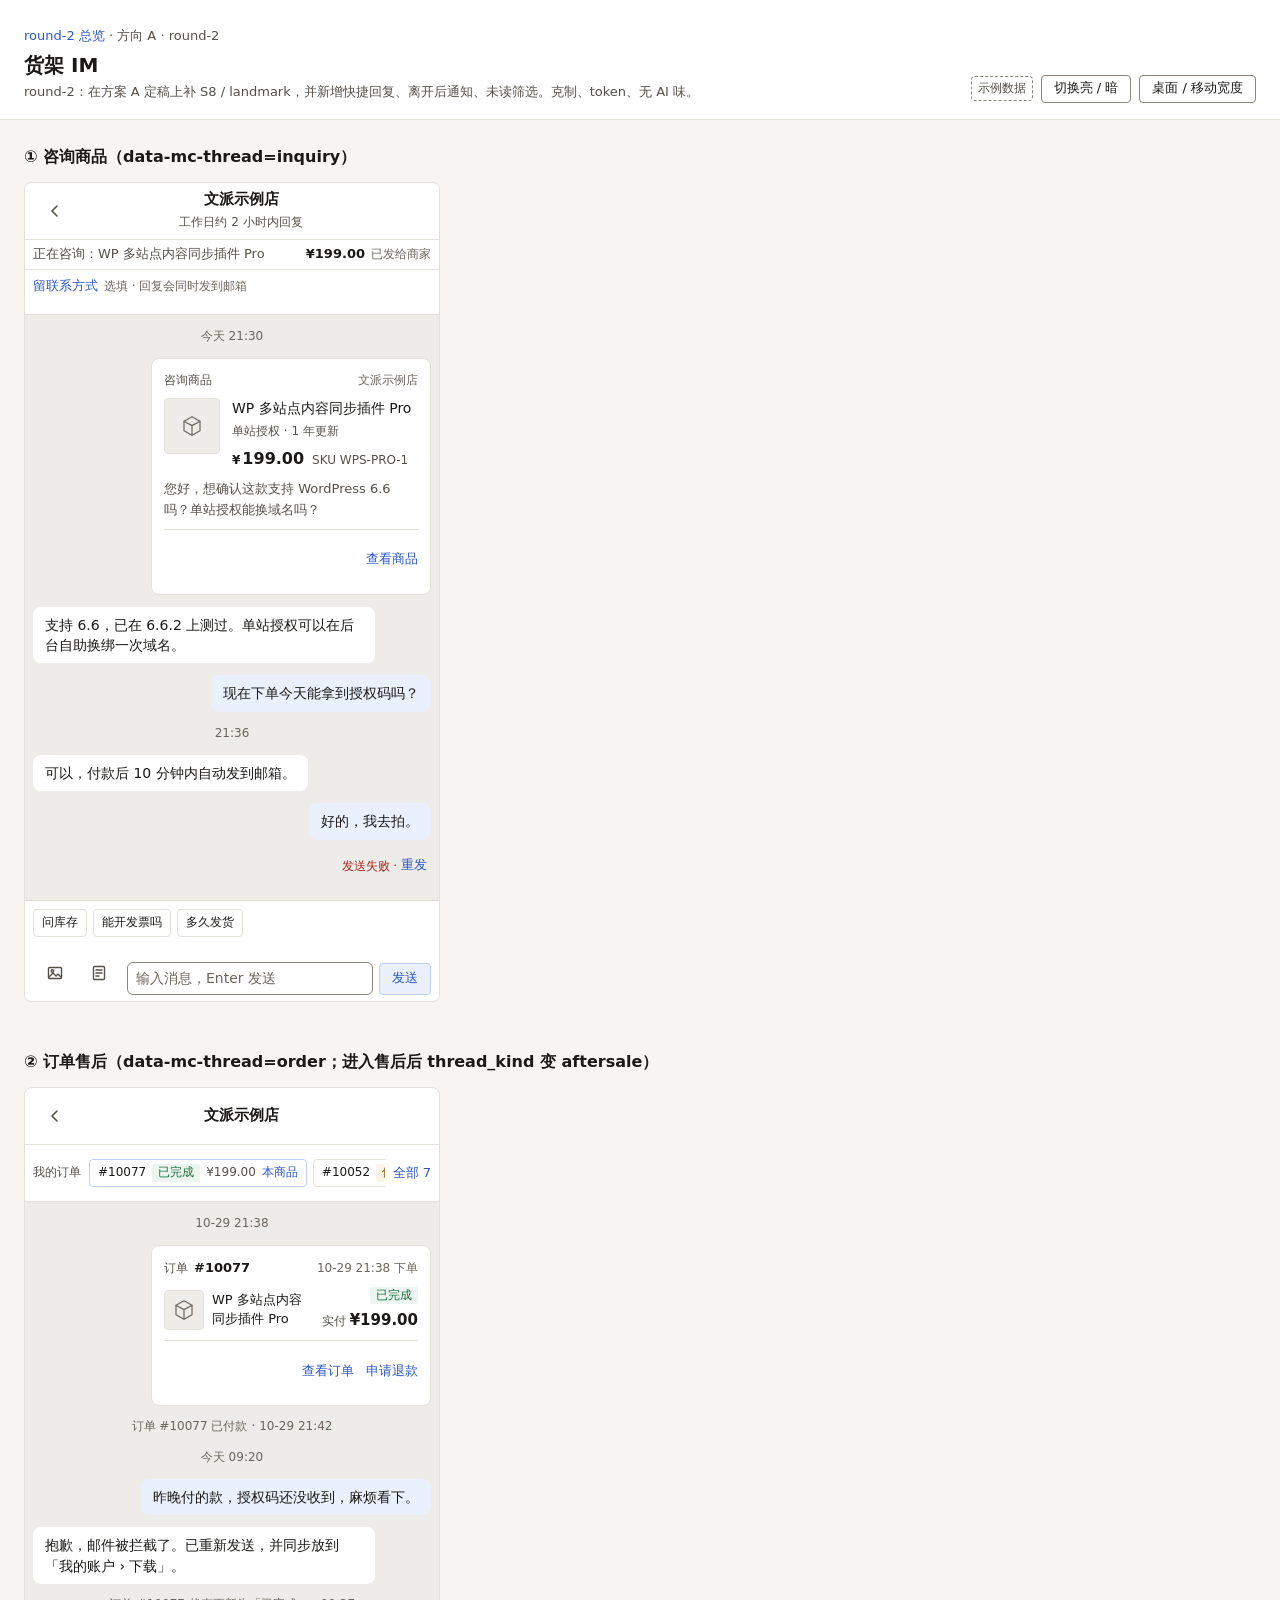
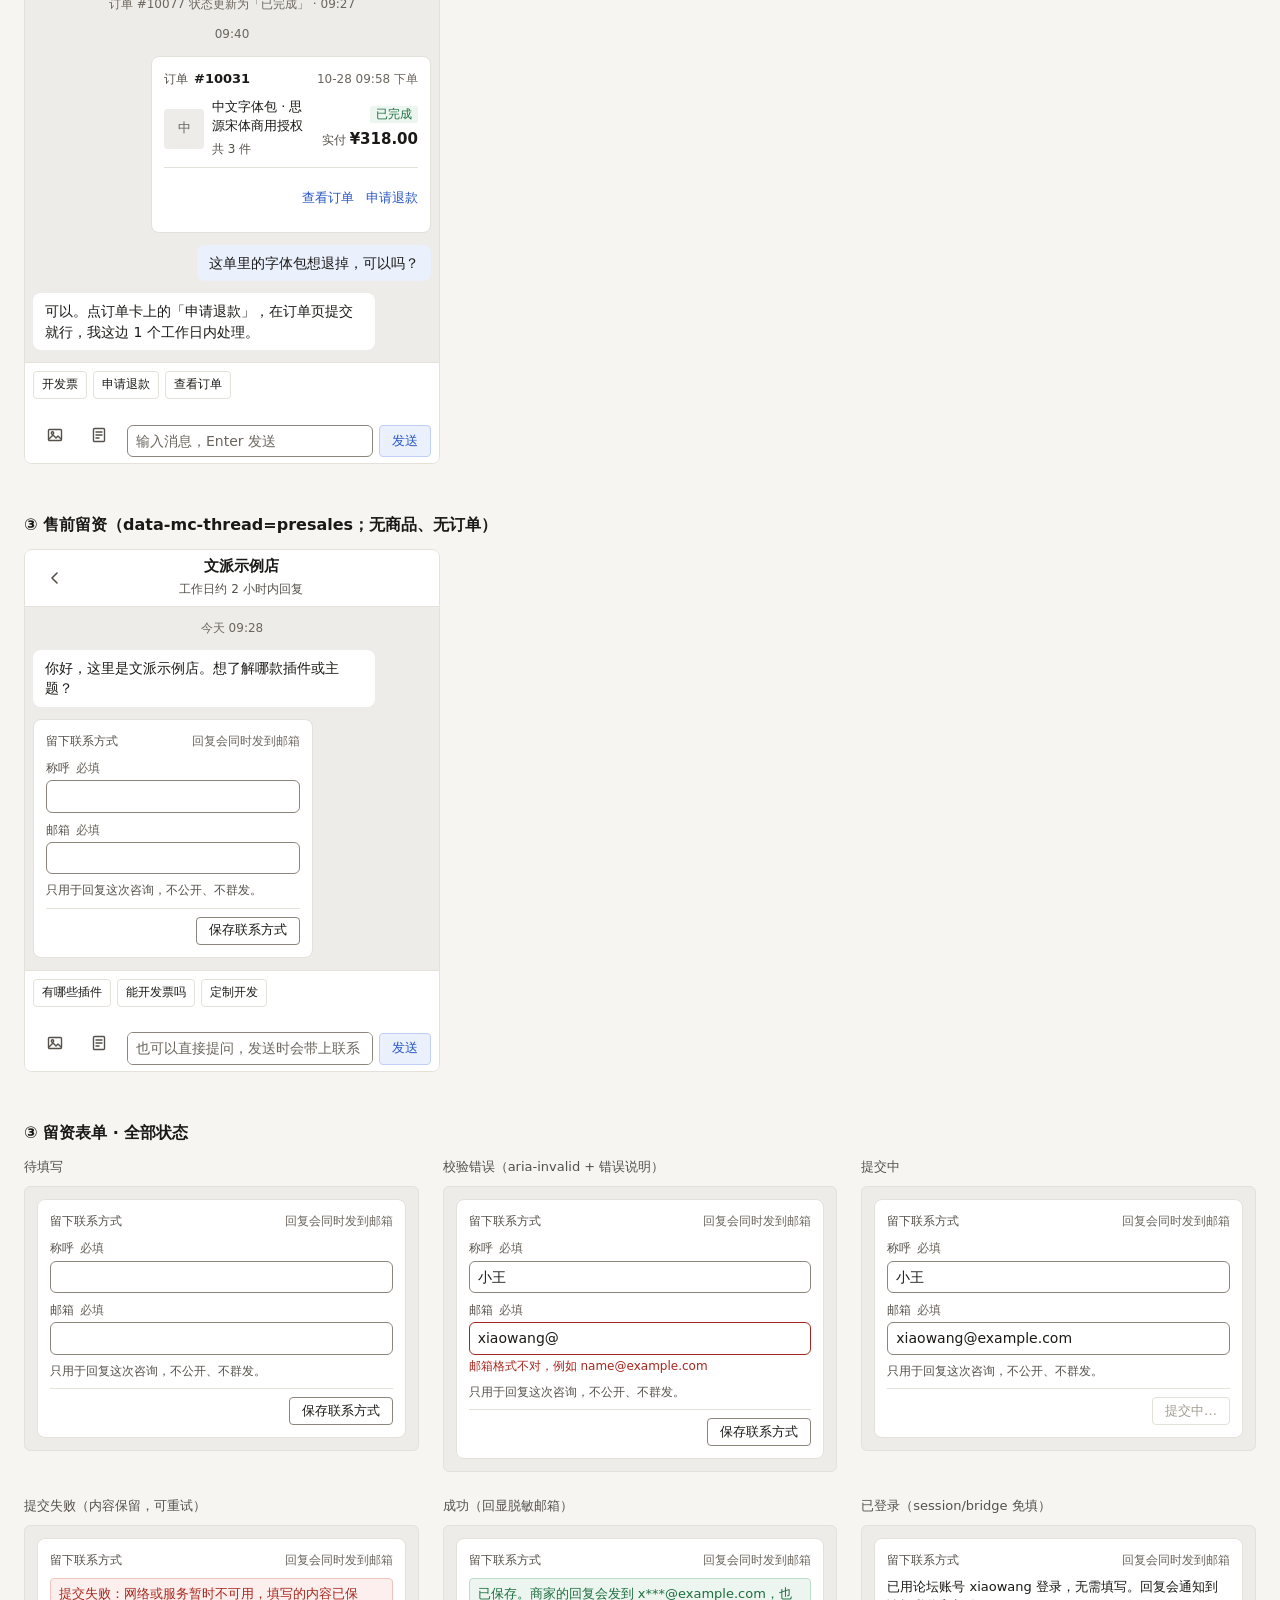
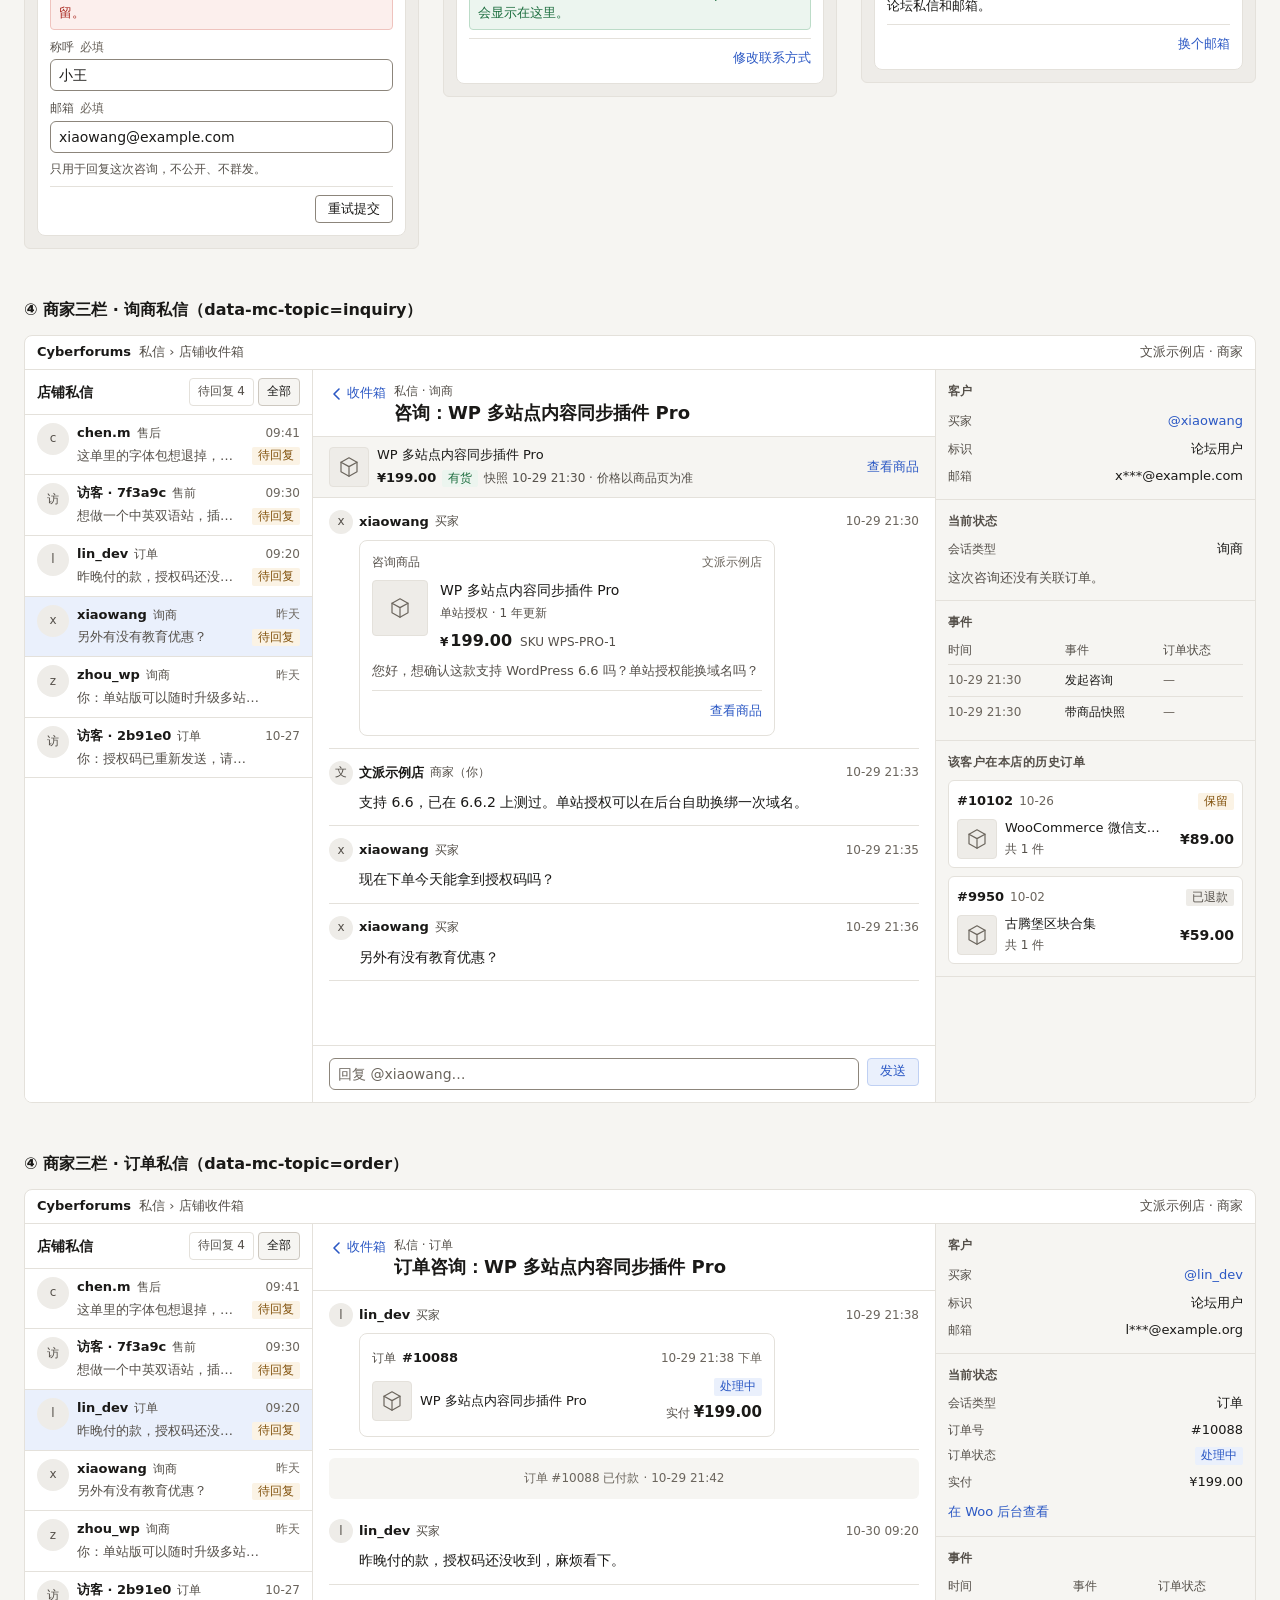
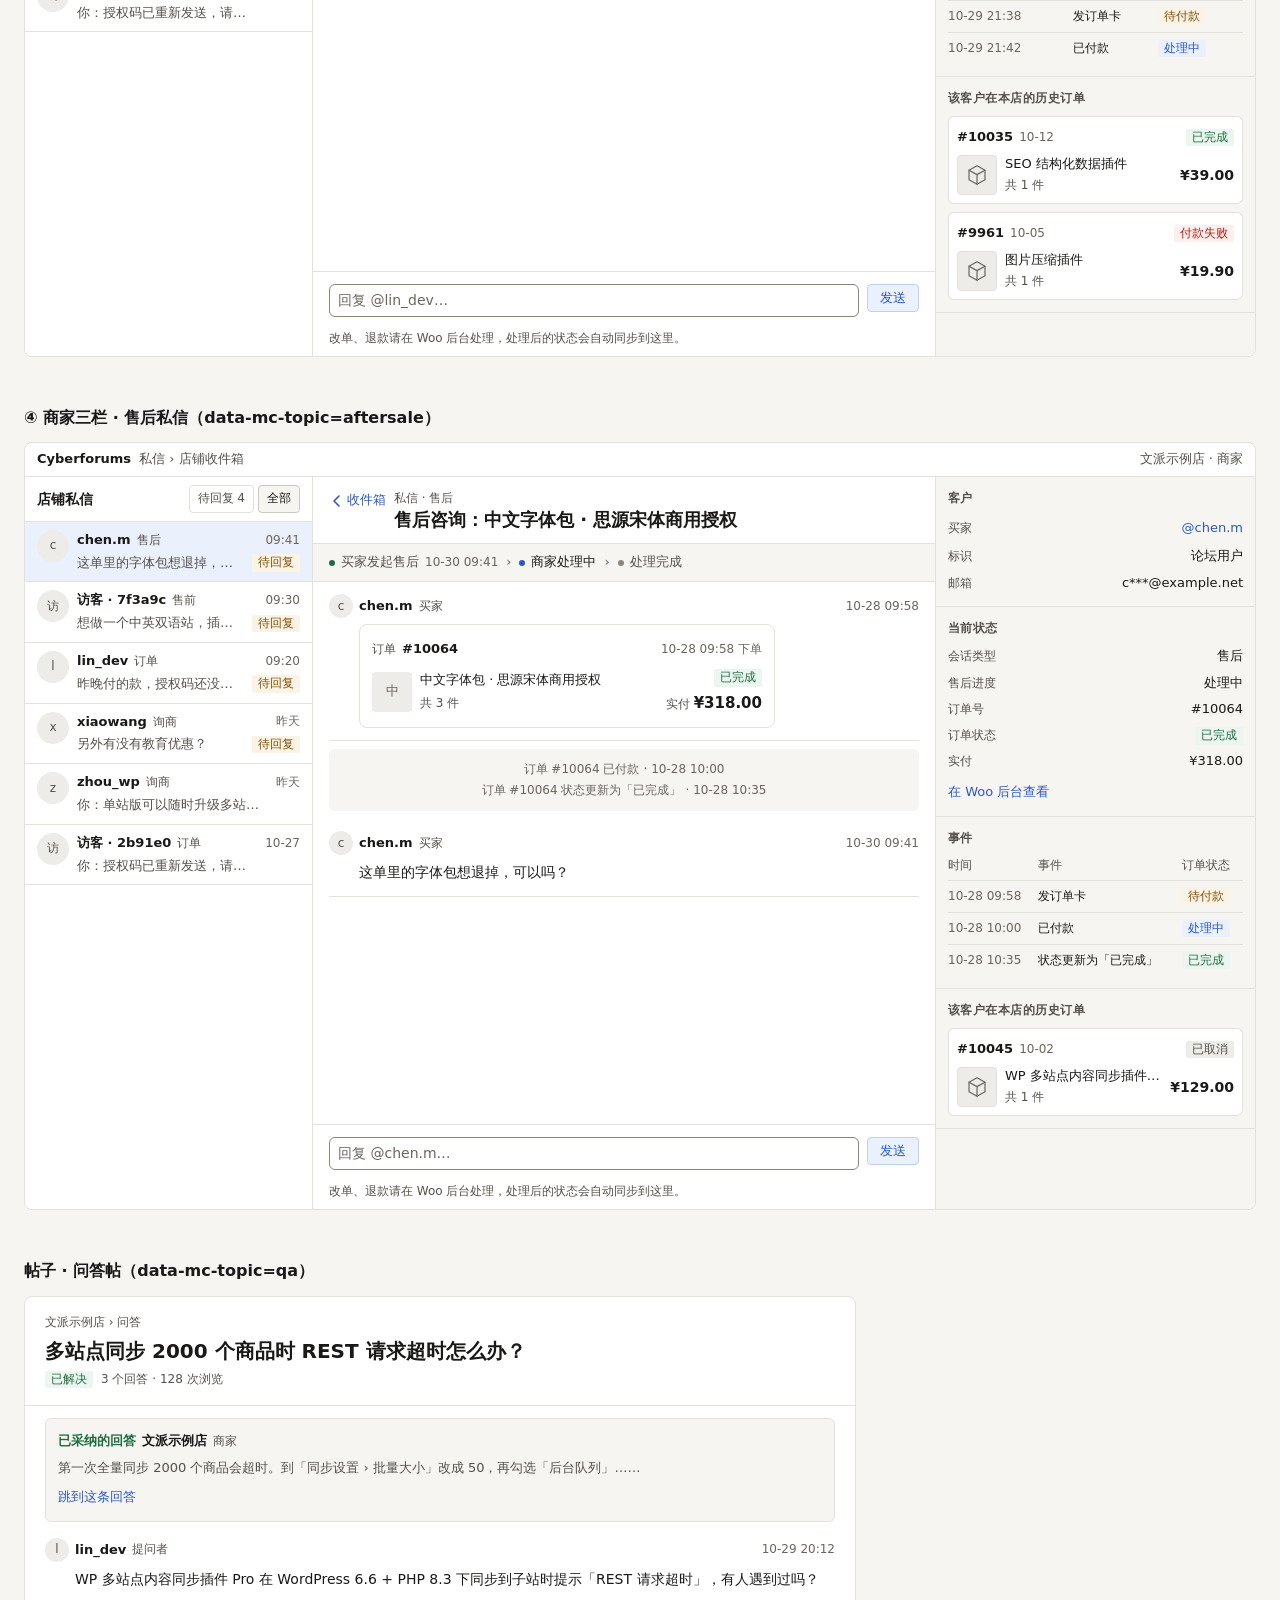
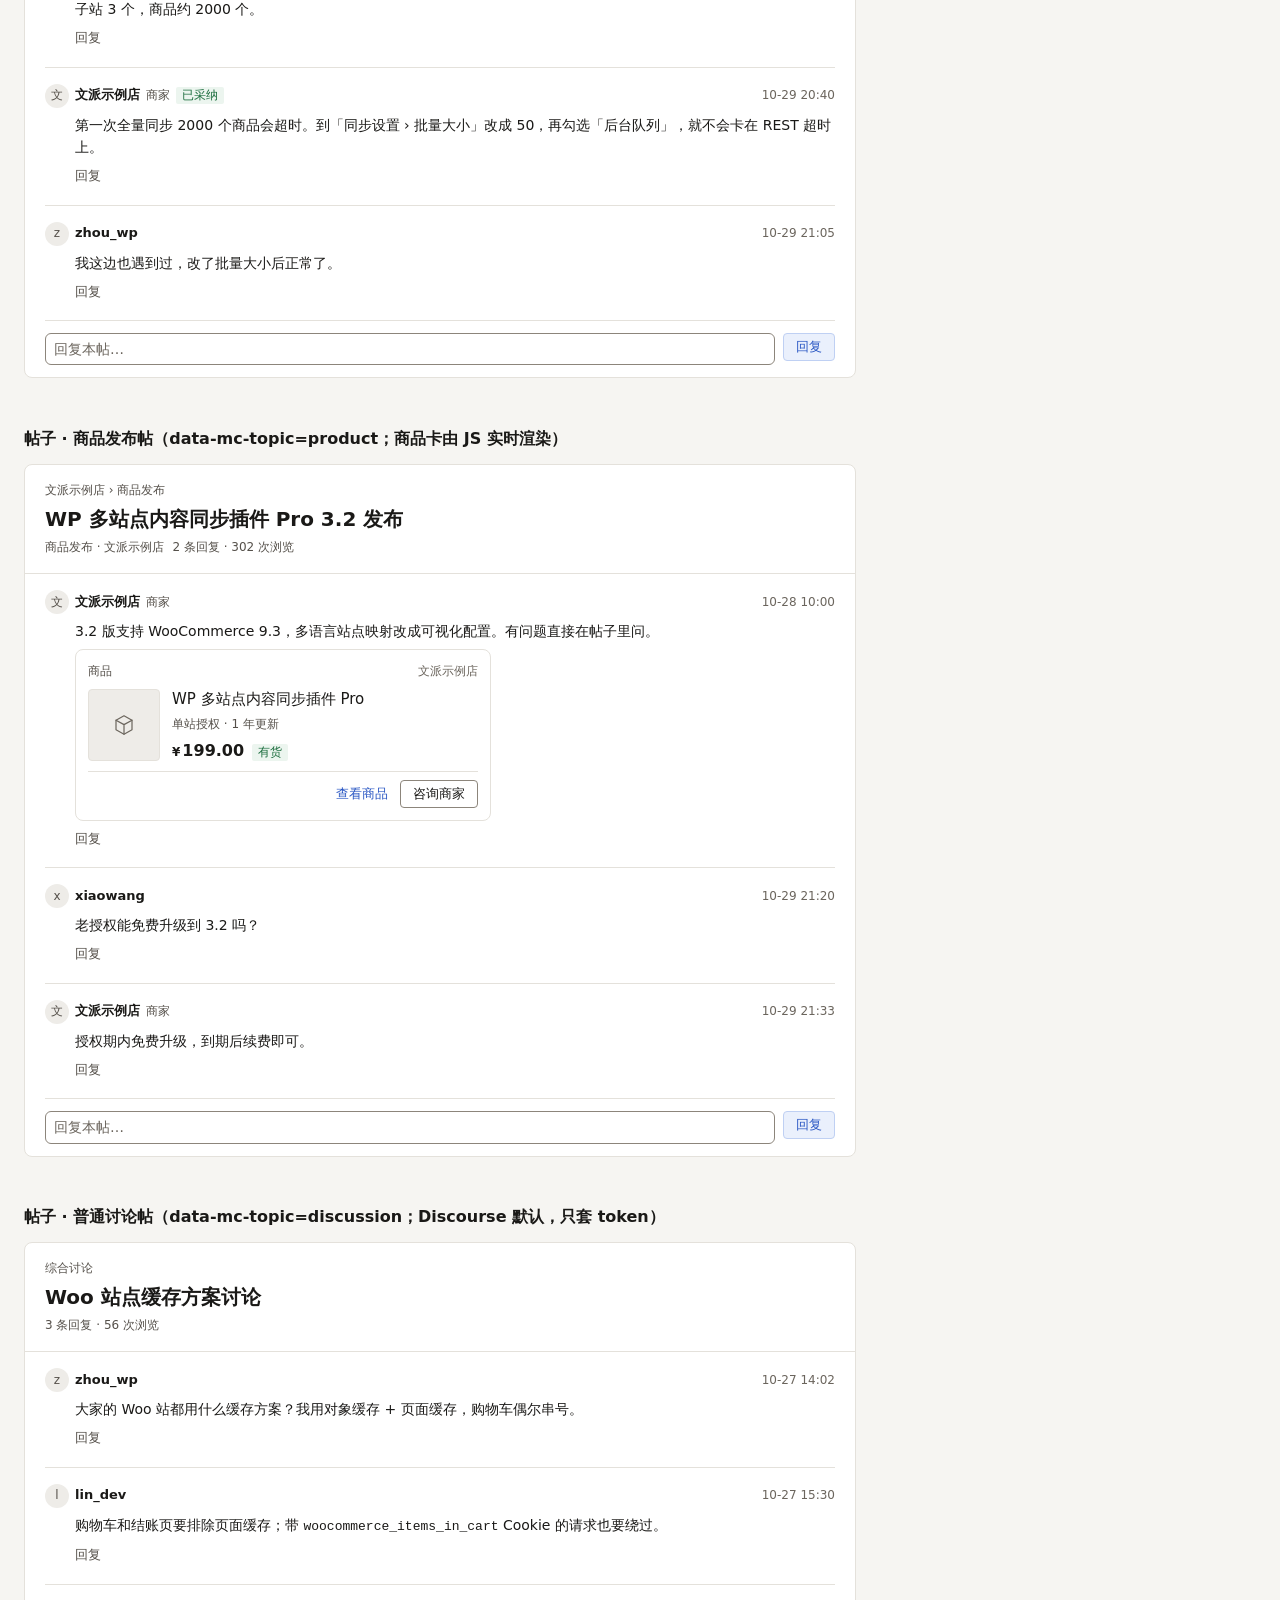
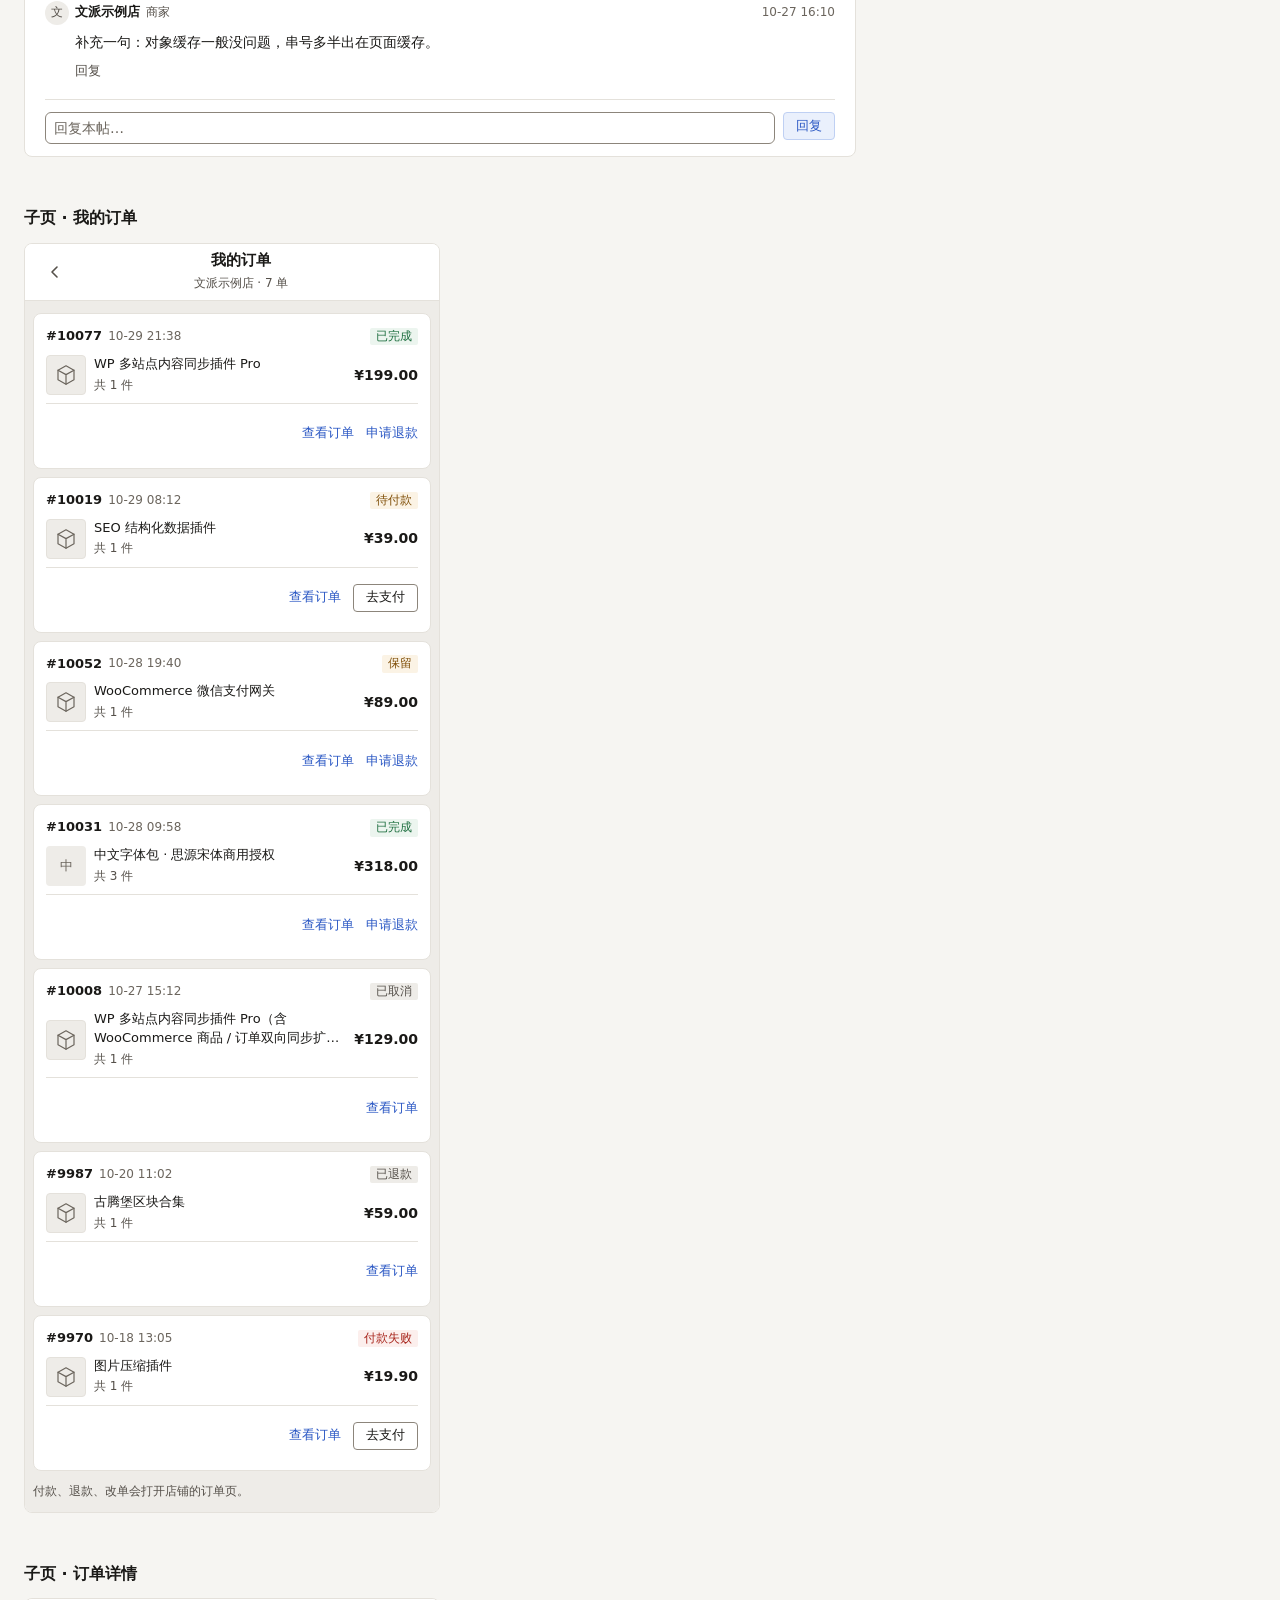
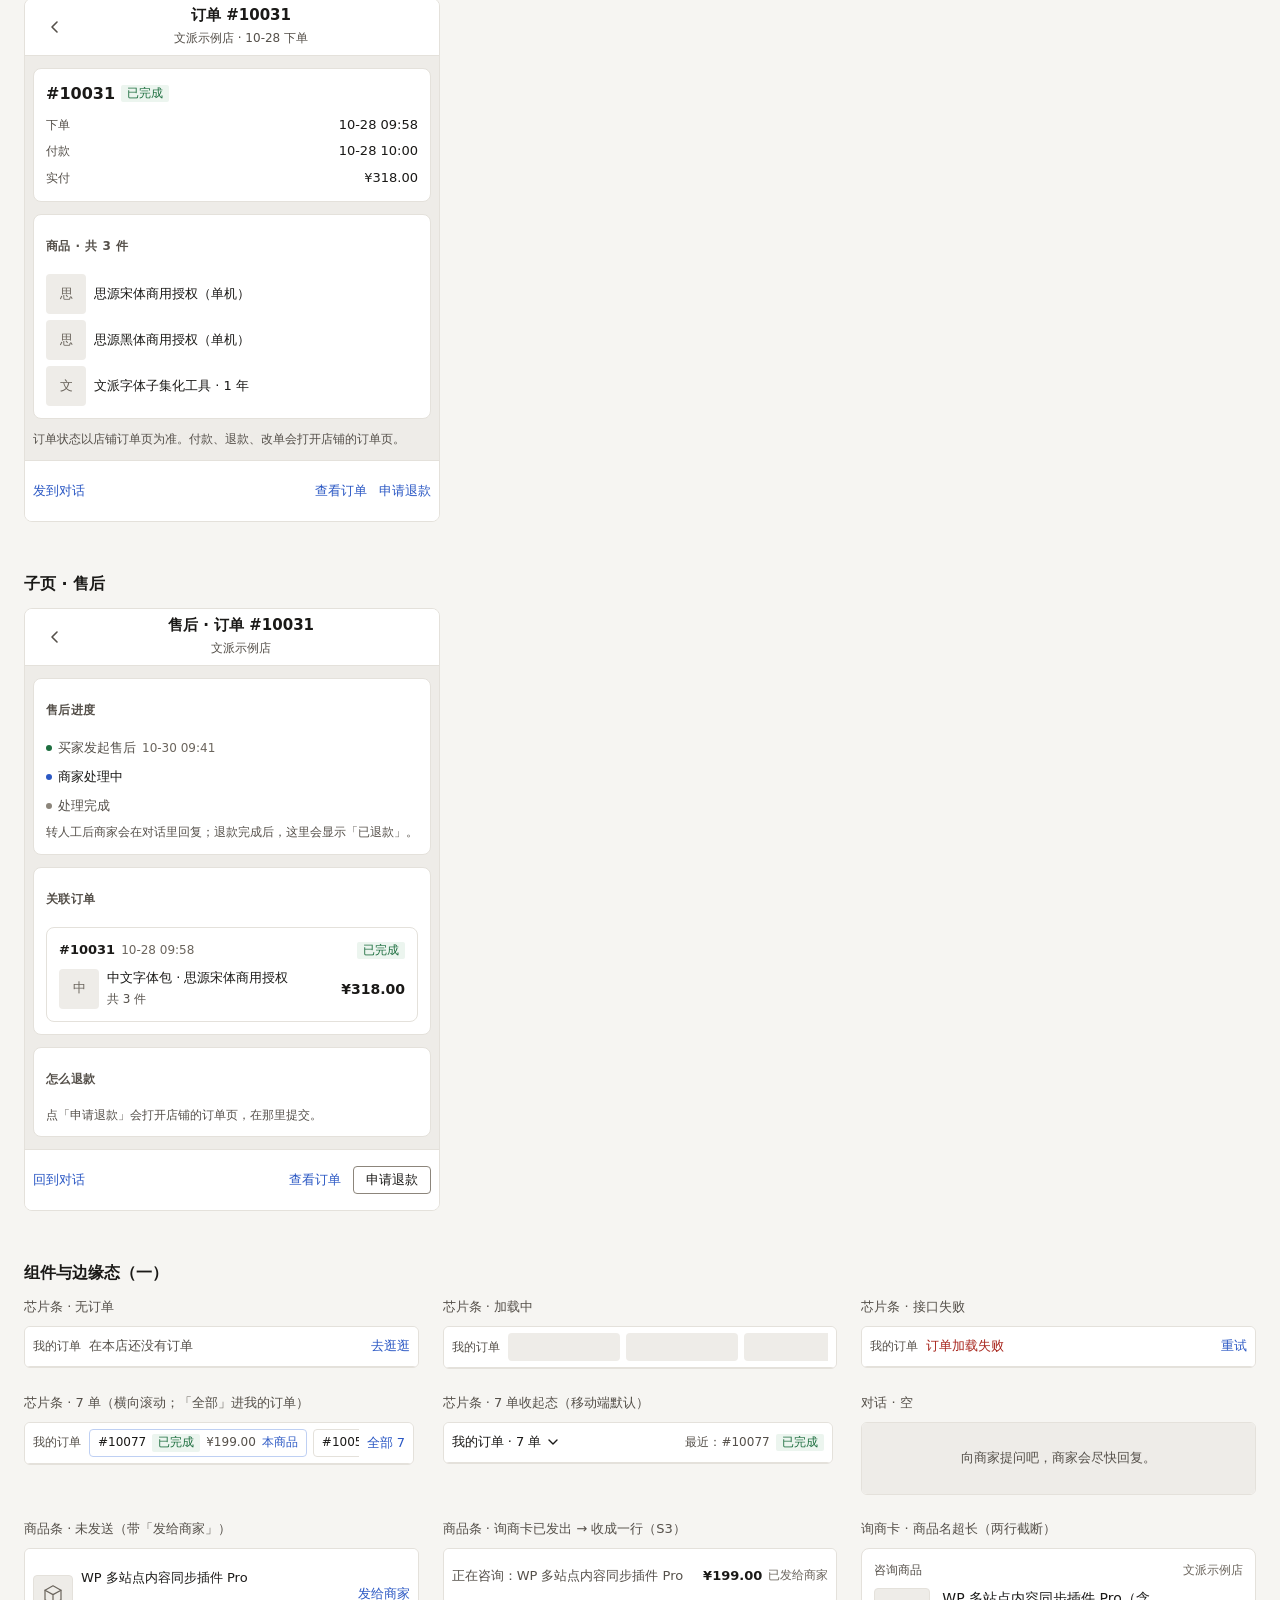
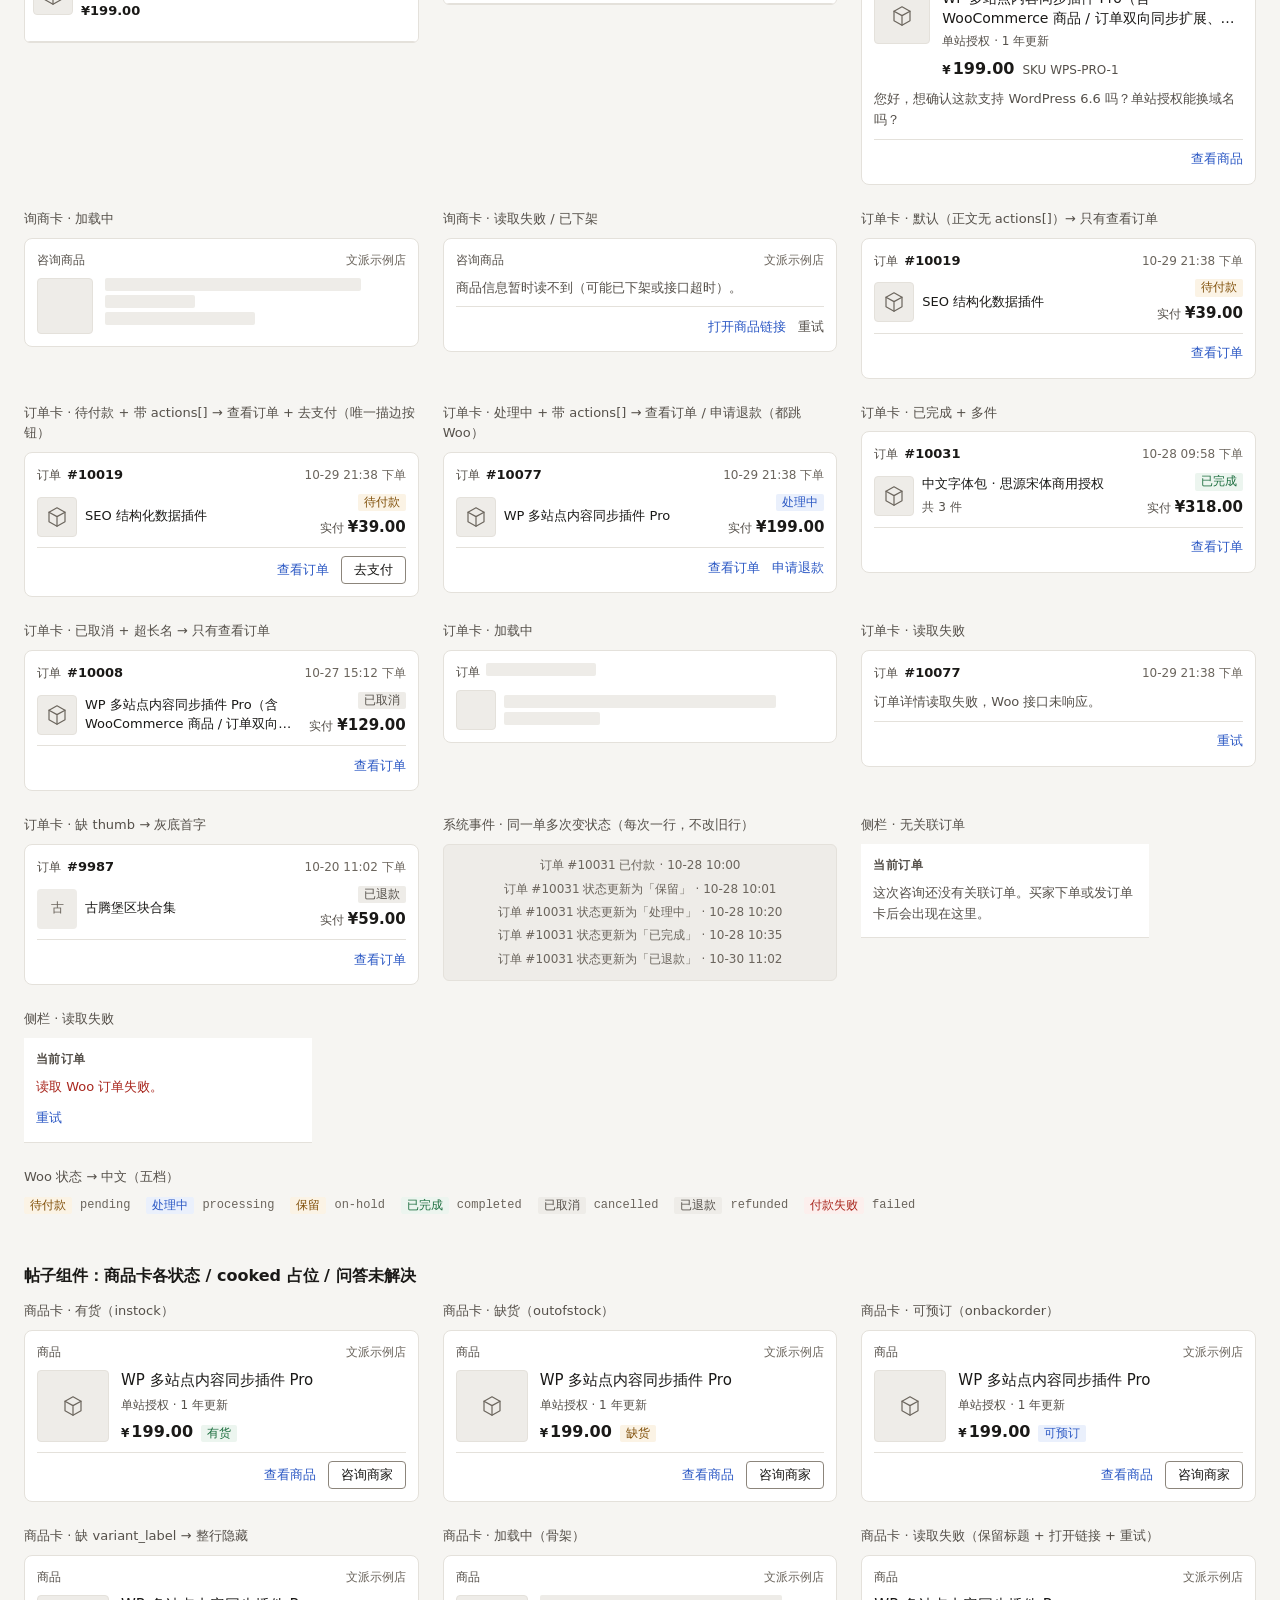
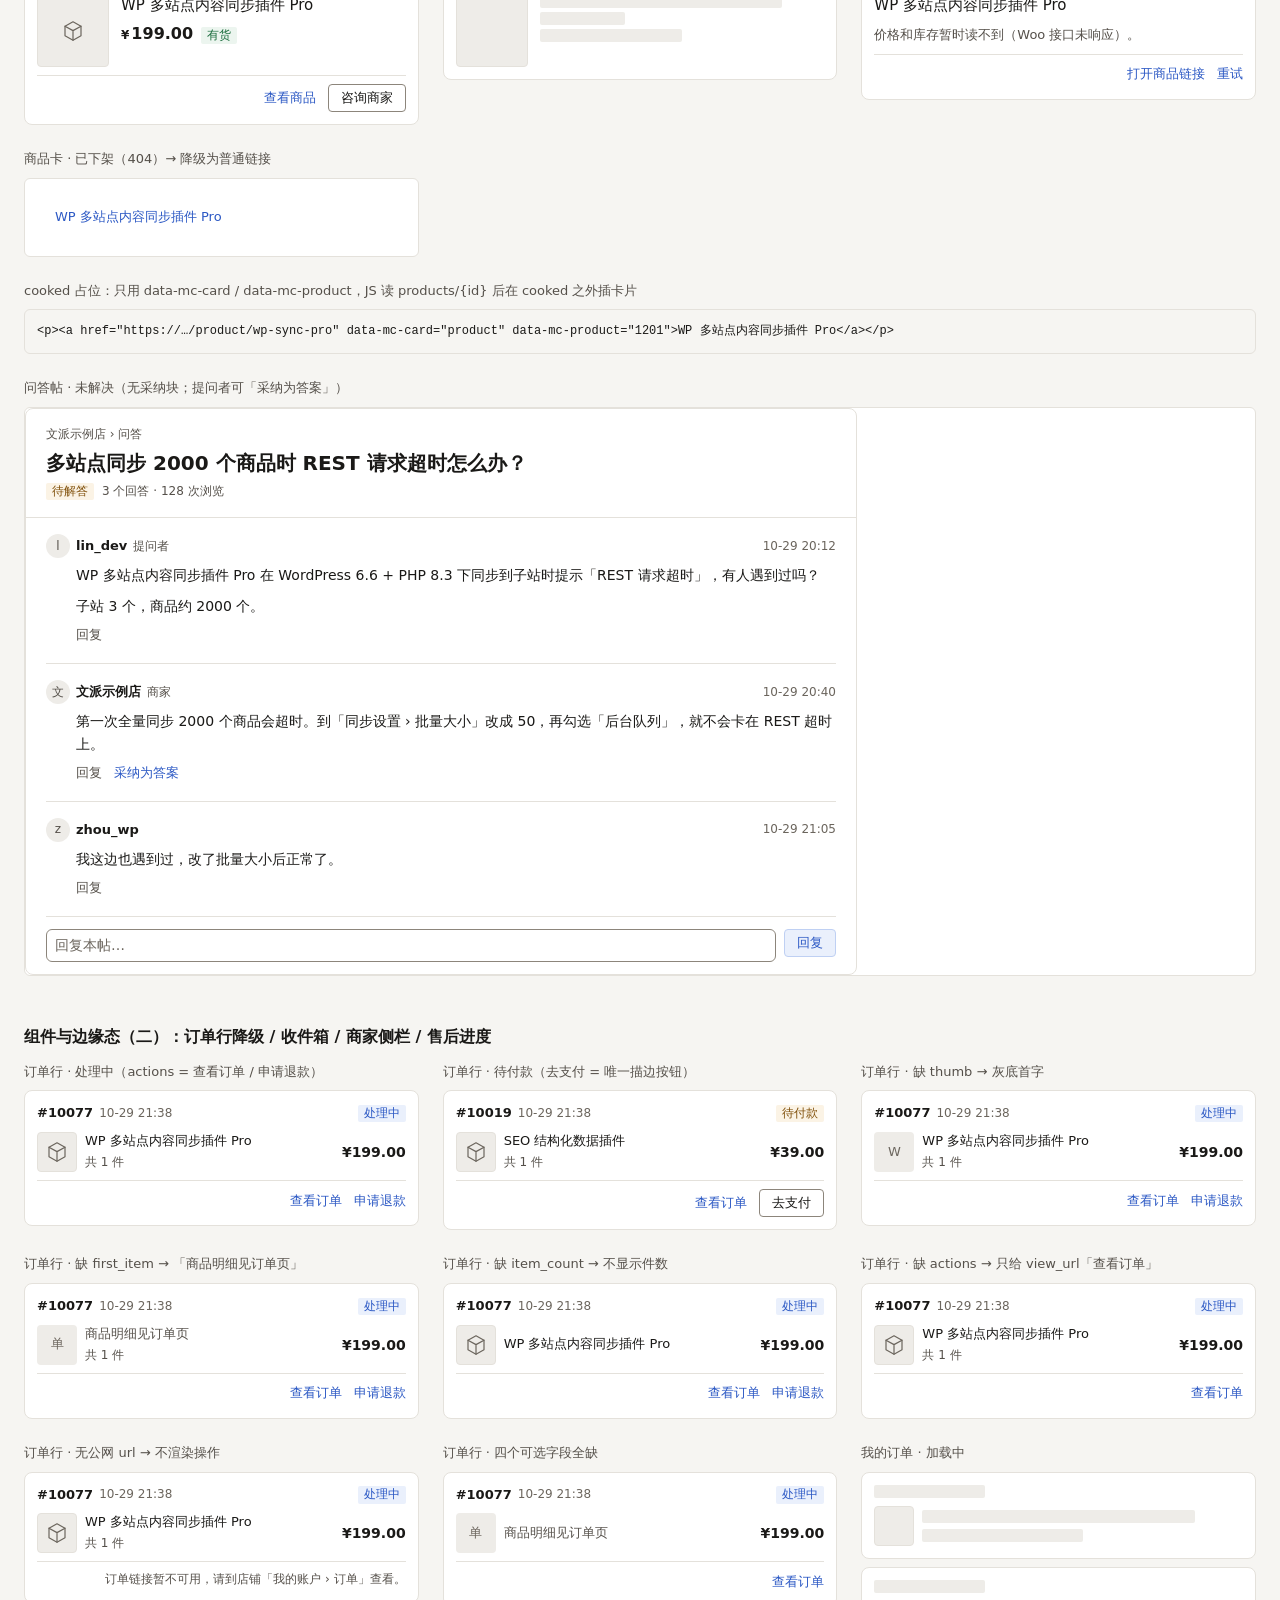
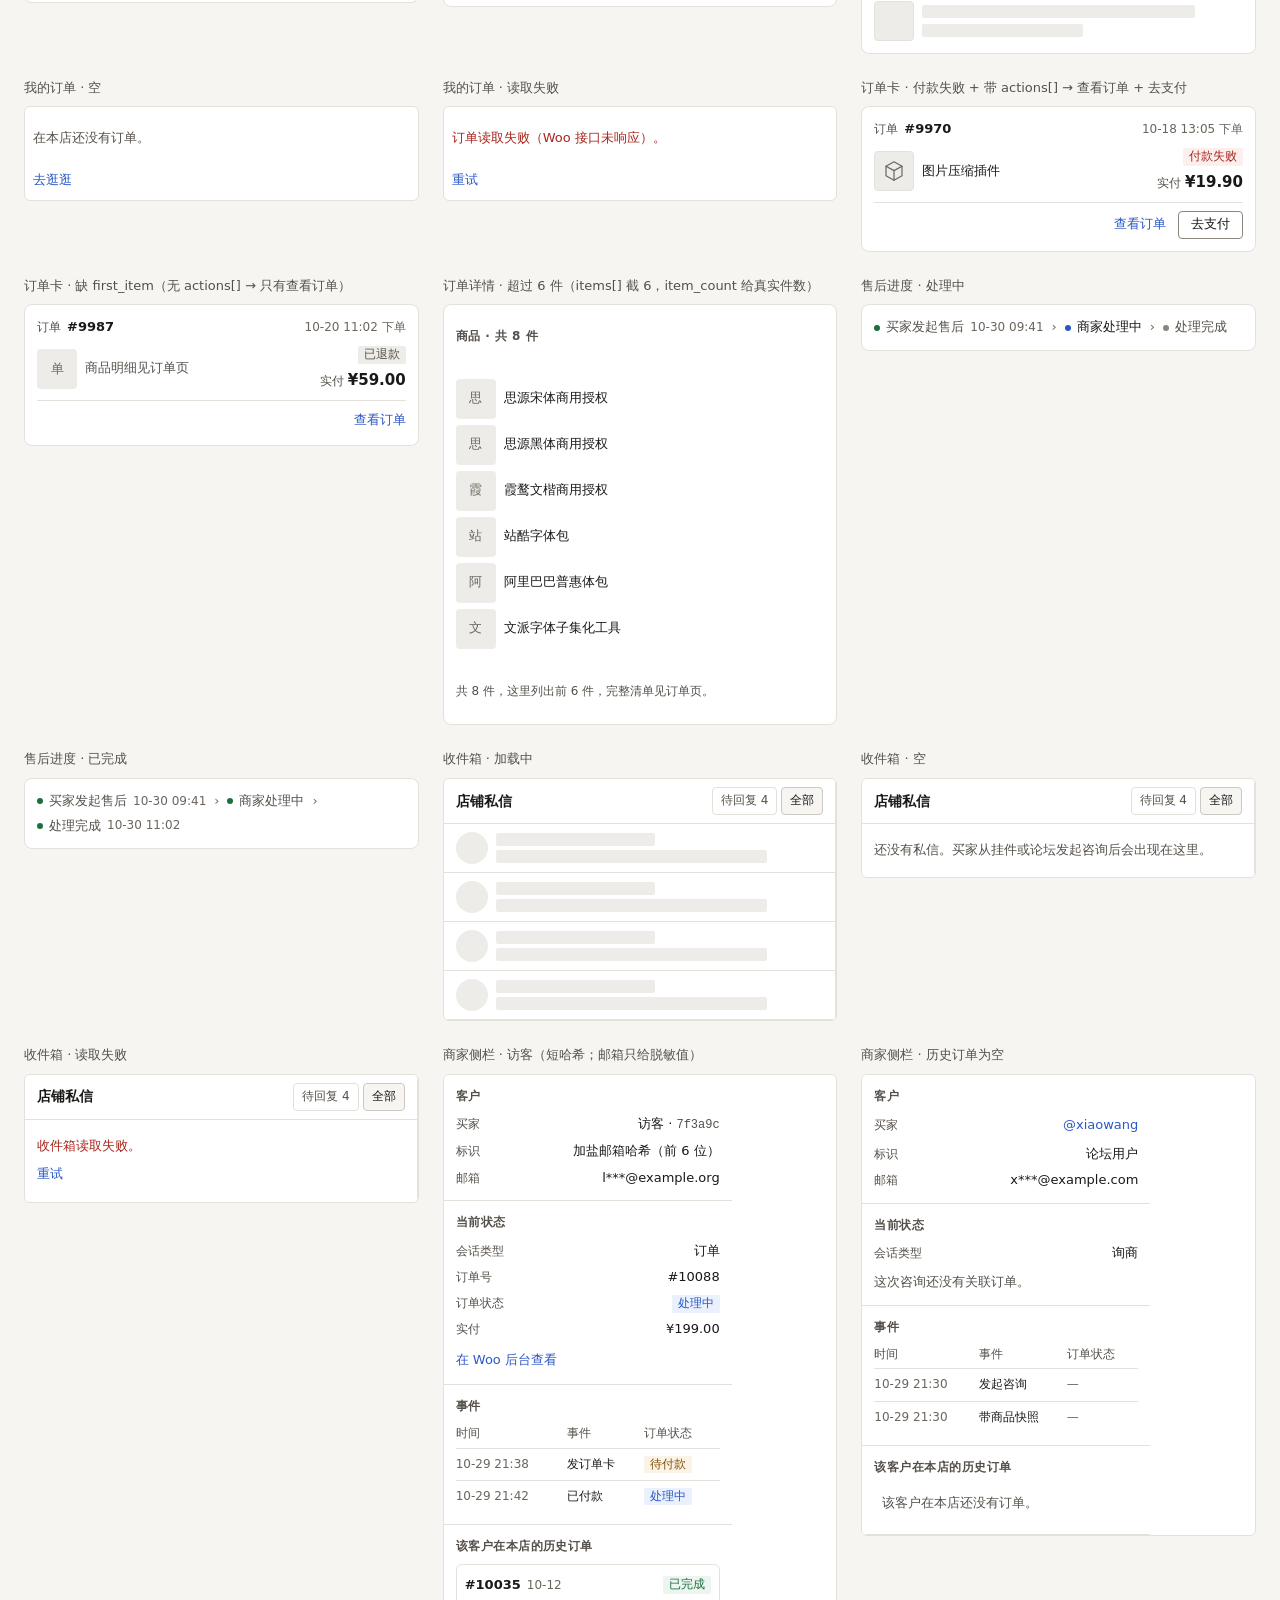
<file: docs/design/round-2/direction-A.html>
<!DOCTYPE html>
<html lang="zh-CN" data-direction="A" data-theme="light">
<head>
<meta charset="utf-8" />
<meta name="viewport" content="width=device-width, initial-scale=1" />
<title>方向 A · 货架 IM — Cyberforums 商务界面 round-2</title>
<script>if (new URLSearchParams(location.search).get("theme") === "dark") document.documentElement.setAttribute("data-theme", "dark");</script>
<link rel="stylesheet" href="tokens.css" />
<link rel="stylesheet" href="preview.css" />
<link rel="stylesheet" href="base.css" />
<link rel="stylesheet" href="direction-A.css" />
</head>
<body class="cf-preview">
<header class="cf-preview__bar">
  <div class="cf-preview__intro">
    <p class="cf-preview__kicker"><a class="cf-link" href="index.html">round-2 总览</a> · 方向 A · round-2</p>
    <h1 class="cf-preview__title">货架 IM</h1>
    <p class="cf-preview__desc">round-2：在方案 A 定稿上补 S8 / landmark，并新增快捷回复、离开后通知、未读筛选。克制、token、无 AI 味。</p>
  </div>
  <div class="cf-preview__tools">
    <span class="cf-preview__sample">示例数据</span>
    <button class="cf-btn cf-btn--outline" type="button" data-mc-action="theme">切换亮 / 暗</button>
    <button class="cf-btn cf-btn--outline" type="button" data-mc-action="viewport">桌面 / 移动宽度</button>
  </div>
</header>
<main class="cf-preview__stage" data-viewport="desktop">
<section class="cf-preview__section" data-mc-screen="inquiry" data-mc-vp="mobile">
    <h2 class="cf-preview__h">① 咨询商品（data-mc-thread=inquiry）</h2>
    <h1 class="cf-sr-only">① 咨询商品</h1>
    <section class="cf-widget" data-mc-surface="widget" data-mc-thread="inquiry" aria-label="咨询商品">
  <header class="cf-widget__head" data-mc-part="widget-head">
    <button class="cf-iconbtn" type="button" aria-label="返回"><svg viewBox="0 0 16 16" width="16" height="16" fill="none" stroke="currentColor" stroke-width="1.6" stroke-linecap="round" stroke-linejoin="round" aria-hidden="true"><path d="M10 3L5 8l5 5"/></svg></button>
    <div class="cf-widget__who"><h1 class="cf-widget__name">文派示例店</h1><p class="cf-widget__sub"><span data-mc-part="reply-hint">工作日约 2 小时内回复</span></p></div>
  </header>
  <div class="cf-product-strip cf-product-strip--sent" data-mc-part="product-strip" data-mc-state="sent"><p class="cf-product-strip__title" title="WP 多站点内容同步插件 Pro">正在咨询：WP 多站点内容同步插件 Pro</p><span class="cf-product-strip__price">¥199.00</span><span class="cf-product-strip__done">已发给商家</span></div><details class="cf-contact" data-mc-part="contact">
    <summary class="cf-contact__summary">留联系方式<span class="cf-contact__hint">选填 · 回复会同时发到邮箱</span></summary>
    <div class="cf-contact__fields">
      <label class="cf-field"><span class="cf-field__label">称呼</span><input class="cf-field__input" name="name" autocomplete="nickname" /></label>
      <label class="cf-field"><span class="cf-field__label">邮箱</span><input class="cf-field__input" name="email" type="email" autocomplete="email" /></label>
      <button class="cf-btn cf-btn--outline" type="button">保存</button>
    </div>
  </details>
  <div class="cf-widget__layout">
  <div class="cf-widget__main">
  <div class="cf-thread" data-mc-part="thread" aria-live="polite"><p class="cf-daychip" data-mc-part="daychip">今天 21:30</p>
    <div class="cf-msg cf-msg--mine" data-mc-part="msg" data-mc-side="mine">
      <span class="cf-avatar cf-msg__avatar" aria-hidden="true">我</span>
      <div class="cf-msg__main"><p class="cf-msg__name" data-mc-part="msg-name">我</p><div class="cf-card cf-inquiry-card" data-mc-card="inquiry" data-mc-product="1201">
  <div class="cf-card__head" data-mc-part="head">
    <span class="cf-card__label" data-mc-part="label">咨询商品</span>
    <span class="cf-card__meta cf-inquiry-card__shop" data-mc-part="shop">文派示例店</span>
  </div>
  <div class="cf-card__body" data-mc-part="body">
    <div class="cf-inquiry-card__product" data-mc-part="product">
      <span class="cf-thumb cf-thumb--md" data-mc-part="thumb" role="img" aria-label="商品图（示例占位）"><svg viewBox="0 0 24 24" width="24" height="24" fill="none" stroke="currentColor" stroke-width="1.2" stroke-linecap="round" stroke-linejoin="round" aria-hidden="true"><path d="M12 2.8l8 4.4v9.6l-8 4.4-8-4.4V7.2z"/><path d="M4 7.2l8 4.4 8-4.4M12 11.6v9.6"/></svg></span>
      <div class="cf-inquiry-card__info" data-mc-part="info">
        <p class="cf-inquiry-card__title" data-mc-part="title" title="WP 多站点内容同步插件 Pro">WP 多站点内容同步插件 Pro</p>
        <p class="cf-inquiry-card__spec" data-mc-part="spec">单站授权 · 1 年更新</p>
        <p class="cf-inquiry-card__facts" data-mc-part="facts">
          <span class="cf-inquiry-card__price" data-mc-part="price"><span class="cf-inquiry-card__currency">¥</span>199.00</span>
          <span class="cf-inquiry-card__sku" data-mc-part="sku">SKU WPS-PRO-1</span>
        </p>
      </div>
    </div>
    <p class="cf-inquiry-card__note" data-mc-part="note">您好，想确认这款支持 WordPress 6.6 吗？单站授权能换域名吗？</p>
  </div>
  <div class="cf-card__actions" data-mc-part="actions">
    <a class="cf-link" data-mc-part="action" data-mc-action="view" href="#">查看商品</a>
  </div>
</div><p class="cf-msg__meta cf-visually-hidden" data-mc-part="msg-meta"><time>21:30</time></p></div>
    </div>
    <div class="cf-msg cf-msg--theirs" data-mc-part="msg" data-mc-side="theirs">
      <span class="cf-avatar cf-msg__avatar" aria-hidden="true">文</span>
      <div class="cf-msg__main"><p class="cf-msg__name" data-mc-part="msg-name">文派示例店</p><div class="cf-bubble" data-mc-part="bubble">支持 6.6，已在 6.6.2 上测过。单站授权可以在后台自助换绑一次域名。</div><p class="cf-msg__meta cf-visually-hidden" data-mc-part="msg-meta"><time>21:33</time></p></div>
    </div>
    <div class="cf-msg cf-msg--mine" data-mc-part="msg" data-mc-side="mine">
      <span class="cf-avatar cf-msg__avatar" aria-hidden="true">我</span>
      <div class="cf-msg__main"><p class="cf-msg__name" data-mc-part="msg-name">我</p><div class="cf-bubble" data-mc-part="bubble">现在下单今天能拿到授权码吗？</div><p class="cf-msg__meta cf-visually-hidden" data-mc-part="msg-meta"><time>21:35</time></p></div>
    </div>
    <p class="cf-daychip" data-mc-part="daychip">21:36</p>
    <div class="cf-msg cf-msg--theirs" data-mc-part="msg" data-mc-side="theirs">
      <span class="cf-avatar cf-msg__avatar" aria-hidden="true">文</span>
      <div class="cf-msg__main"><p class="cf-msg__name" data-mc-part="msg-name">文派示例店</p><div class="cf-bubble" data-mc-part="bubble">可以，付款后 10 分钟内自动发到邮箱。</div><p class="cf-msg__meta cf-visually-hidden" data-mc-part="msg-meta"><time>21:36</time></p></div>
    </div>
    <div class="cf-msg cf-msg--mine" data-mc-part="msg" data-mc-side="mine" data-mc-state="failed">
      <span class="cf-avatar cf-msg__avatar" aria-hidden="true">我</span>
      <div class="cf-msg__main"><p class="cf-msg__name" data-mc-part="msg-name">我</p><div class="cf-bubble" data-mc-part="bubble">好的，我去拍。</div><p class="cf-msg__meta cf-msg__meta--error" data-mc-part="msg-meta">发送失败 · <button class="cf-textbtn cf-textbtn--link" type="button">重发</button></p></div>
    </div></div><div class="cf-composer-dock" data-mc-part="composer-dock">
  <div class="cf-quick" data-mc-part="quick-replies" aria-label="快捷问题"><button class="cf-quick__item" data-mc-part="quick" data-mc-quick="stock" type="button">问库存</button><button class="cf-quick__item" data-mc-part="quick" data-mc-quick="invoice" type="button">能开发票吗</button><button class="cf-quick__item" data-mc-part="quick" data-mc-quick="deliver" type="button">多久发货</button></div>
  <form class="cf-composer" data-mc-part="composer" onsubmit="return false">
    <div class="cf-composer__tools">
      <button class="cf-iconbtn" type="button" aria-label="发图片"><svg viewBox="0 0 16 16" width="16" height="16" fill="none" stroke="currentColor" stroke-width="1.4" stroke-linecap="round" stroke-linejoin="round" aria-hidden="true"><rect x="1.5" y="2.5" width="13" height="11" rx="1"/><circle cx="5.5" cy="6" r="1.2"/><path d="M2 12l4-4 3 3 2-2 3 3"/></svg></button>
      <button class="cf-iconbtn" type="button" aria-label="选订单发送"><svg viewBox="0 0 16 16" width="16" height="16" fill="none" stroke="currentColor" stroke-width="1.4" stroke-linecap="round" stroke-linejoin="round" aria-hidden="true"><rect x="2.5" y="1.5" width="11" height="13" rx="1"/><path d="M5 5h6M5 8h6M5 11h3"/></svg></button>
    </div>
    <label class="cf-visually-hidden" for="cf-input-1">输入消息</label>
    <textarea id="cf-input-1" class="cf-composer__input" rows="1" placeholder="输入消息，Enter 发送"></textarea>
    <button class="cf-btn cf-btn--send cf-composer__send" type="submit">发送</button>
  </form>
  </div>
  </div>
  </div>
</section>
  </section>
<section class="cf-preview__section" data-mc-screen="aftersales" data-mc-vp="mobile">
    <h2 class="cf-preview__h">② 订单售后（data-mc-thread=order；进入售后后 thread_kind 变 aftersale）</h2>
    <h1 class="cf-sr-only">② 订单售后</h1>
    <section class="cf-widget" data-mc-surface="widget" data-mc-thread="order" aria-label="订单售后">
  <header class="cf-widget__head" data-mc-part="widget-head">
    <button class="cf-iconbtn" type="button" aria-label="返回"><svg viewBox="0 0 16 16" width="16" height="16" fill="none" stroke="currentColor" stroke-width="1.6" stroke-linecap="round" stroke-linejoin="round" aria-hidden="true"><path d="M10 3L5 8l5 5"/></svg></button>
    <div class="cf-widget__who"><h1 class="cf-widget__name">文派示例店</h1></div>
  </header>
  <nav class="cf-order-rail" data-mc-part="order-rail" data-mc-state="ok" aria-label="我的订单（本店）"><span class="cf-order-rail__label">我的订单</span><div class="cf-order-rail__chips" data-mc-part="rail-chips"><button class="cf-order-chip" data-mc-part="order-chip" data-mc-order="10077" type="button" aria-current="true" aria-label="把订单 #10077 发到对话"><span class="cf-order-chip__no">#10077</span><span class="cf-status" data-mc-part="status" data-mc-status="completed" data-mc-tone="success"><span class="cf-status__dot" aria-hidden="true"></span><span class="cf-status__label">已完成</span></span><span class="cf-order-chip__amount">¥199.00</span><span class="cf-order-chip__tag" data-mc-part="chip-tag">本商品</span></button><button class="cf-order-chip" data-mc-part="order-chip" data-mc-order="10052" type="button" aria-label="把订单 #10052 发到对话"><span class="cf-order-chip__no">#10052</span><span class="cf-status" data-mc-part="status" data-mc-status="on-hold" data-mc-tone="warning"><span class="cf-status__dot" aria-hidden="true"></span><span class="cf-status__label">保留</span></span><span class="cf-order-chip__amount">¥89.00</span></button><button class="cf-order-chip" data-mc-part="order-chip" data-mc-order="10031" type="button" aria-label="把订单 #10031 发到对话"><span class="cf-order-chip__no">#10031</span><span class="cf-status" data-mc-part="status" data-mc-status="completed" data-mc-tone="success"><span class="cf-status__dot" aria-hidden="true"></span><span class="cf-status__label">已完成</span></span><span class="cf-order-chip__amount">¥318.00</span></button><button class="cf-order-chip" data-mc-part="order-chip" data-mc-order="10019" type="button" aria-label="把订单 #10019 发到对话"><span class="cf-order-chip__no">#10019</span><span class="cf-status" data-mc-part="status" data-mc-status="pending" data-mc-tone="warning"><span class="cf-status__dot" aria-hidden="true"></span><span class="cf-status__label">待付款</span></span><span class="cf-order-chip__amount">¥39.00</span></button><button class="cf-order-chip" data-mc-part="order-chip" data-mc-order="10008" type="button" aria-label="把订单 #10008 发到对话"><span class="cf-order-chip__no">#10008</span><span class="cf-status" data-mc-part="status" data-mc-status="cancelled" data-mc-tone="neutral"><span class="cf-status__dot" aria-hidden="true"></span><span class="cf-status__label">已取消</span></span><span class="cf-order-chip__amount">¥129.00</span></button><button class="cf-order-chip" data-mc-part="order-chip" data-mc-order="9987" type="button" aria-label="把订单 #9987 发到对话"><span class="cf-order-chip__no">#9987</span><span class="cf-status" data-mc-part="status" data-mc-status="refunded" data-mc-tone="neutral"><span class="cf-status__dot" aria-hidden="true"></span><span class="cf-status__label">已退款</span></span><span class="cf-order-chip__amount">¥59.00</span></button><button class="cf-order-chip" data-mc-part="order-chip" data-mc-order="9970" type="button" aria-label="把订单 #9970 发到对话"><span class="cf-order-chip__no">#9970</span><span class="cf-status" data-mc-part="status" data-mc-status="failed" data-mc-tone="danger"><span class="cf-status__dot" aria-hidden="true"></span><span class="cf-status__label">付款失败</span></span><span class="cf-order-chip__amount">¥19.90</span></button></div><a class="cf-link cf-order-rail__all" data-mc-part="rail-all" href="#my-orders">全部 7</a></nav>
  <div class="cf-widget__layout">
  <div class="cf-widget__main">
  <div class="cf-thread" data-mc-part="thread" aria-live="polite"><p class="cf-daychip" data-mc-part="daychip">10-29 21:38</p>
    <div class="cf-msg cf-msg--mine" data-mc-part="msg" data-mc-side="mine">
      <span class="cf-avatar cf-msg__avatar" aria-hidden="true">我</span>
      <div class="cf-msg__main"><p class="cf-msg__name" data-mc-part="msg-name">我</p><div class="cf-card cf-order-card" data-mc-card="order" data-mc-order="10077" data-mc-status="completed">
  <div class="cf-card__head" data-mc-part="head">
    <span class="cf-card__label" data-mc-part="label">订单</span>
    <span class="cf-order-card__no" data-mc-part="order-no">#10077</span>
    <time class="cf-card__meta" data-mc-part="created">10-29 21:38 下单</time>
  </div>
  <div class="cf-card__body" data-mc-part="body">
    <div class="cf-order-card__main">
      <span class="cf-thumb cf-thumb--sm" data-mc-part="thumb" role="img" aria-label="商品图（示例占位）"><svg viewBox="0 0 24 24" width="24" height="24" fill="none" stroke="currentColor" stroke-width="1.2" stroke-linecap="round" stroke-linejoin="round" aria-hidden="true"><path d="M12 2.8l8 4.4v9.6l-8 4.4-8-4.4V7.2z"/><path d="M4 7.2l8 4.4 8-4.4M12 11.6v9.6"/></svg></span>
      <div class="cf-order-card__info"><p class="cf-order-card__title" data-mc-part="first-item" title="WP 多站点内容同步插件 Pro">WP 多站点内容同步插件 Pro</p></div>
      <div class="cf-order-card__state"><span class="cf-status" data-mc-part="status" data-mc-status="completed" data-mc-tone="success"><span class="cf-status__dot" aria-hidden="true"></span><span class="cf-status__label">已完成</span></span><span class="cf-order-card__amount" data-mc-part="amount"><span class="cf-order-card__amount-k">实付</span>¥199.00</span></div>
    </div>
  </div>
  <div class="cf-card__actions" data-mc-part="actions"><a class="cf-link" data-mc-part="action" data-mc-action="view" href="#woo-view">查看订单</a><a class="cf-link" data-mc-part="action" data-mc-action="refund" href="#woo-refund">申请退款</a></div>
</div><p class="cf-msg__meta cf-visually-hidden" data-mc-part="msg-meta"><time>21:38</time></p></div>
    </div>
    <p class="cf-event" data-mc-event="order_paid" data-mc-order="10077" data-mc-status="processing" role="status"><span class="cf-event__text">订单 #10077 已付款</span><span class="cf-event__sep" aria-hidden="true">·</span><time class="cf-event__time">10-29 21:42</time></p>
    <p class="cf-daychip" data-mc-part="daychip">今天 09:20</p>
    <div class="cf-msg cf-msg--mine" data-mc-part="msg" data-mc-side="mine">
      <span class="cf-avatar cf-msg__avatar" aria-hidden="true">我</span>
      <div class="cf-msg__main"><p class="cf-msg__name" data-mc-part="msg-name">我</p><div class="cf-bubble" data-mc-part="bubble">昨晚付的款，授权码还没收到，麻烦看下。</div><p class="cf-msg__meta cf-visually-hidden" data-mc-part="msg-meta"><time>09:20</time></p></div>
    </div>
    <div class="cf-msg cf-msg--theirs" data-mc-part="msg" data-mc-side="theirs">
      <span class="cf-avatar cf-msg__avatar" aria-hidden="true">文</span>
      <div class="cf-msg__main"><p class="cf-msg__name" data-mc-part="msg-name">文派示例店</p><div class="cf-bubble" data-mc-part="bubble">抱歉，邮件被拦截了。已重新发送，并同步放到「我的账户 › 下载」。</div><p class="cf-msg__meta cf-visually-hidden" data-mc-part="msg-meta"><time>09:26</time></p></div>
    </div>
    <p class="cf-event" data-mc-event="status_changed" data-mc-order="10077" data-mc-status="completed" role="status"><span class="cf-event__text">订单 #10077 状态更新为「已完成」</span><span class="cf-event__sep" aria-hidden="true">·</span><time class="cf-event__time">09:27</time></p>
    <p class="cf-daychip" data-mc-part="daychip">09:40</p>
    <div class="cf-msg cf-msg--mine" data-mc-part="msg" data-mc-side="mine">
      <span class="cf-avatar cf-msg__avatar" aria-hidden="true">我</span>
      <div class="cf-msg__main"><p class="cf-msg__name" data-mc-part="msg-name">我</p><div class="cf-card cf-order-card" data-mc-card="order" data-mc-order="10031" data-mc-status="completed">
  <div class="cf-card__head" data-mc-part="head">
    <span class="cf-card__label" data-mc-part="label">订单</span>
    <span class="cf-order-card__no" data-mc-part="order-no">#10031</span>
    <time class="cf-card__meta" data-mc-part="created">10-28 09:58 下单</time>
  </div>
  <div class="cf-card__body" data-mc-part="body">
    <div class="cf-order-card__main">
      <span class="cf-thumb cf-thumb--sm cf-thumb--missing" data-mc-part="thumb" data-mc-state="missing" aria-hidden="true">中</span>
      <div class="cf-order-card__info"><p class="cf-order-card__title" data-mc-part="first-item" title="中文字体包 · 思源宋体商用授权">中文字体包 · 思源宋体商用授权</p><span class="cf-order-card__more" data-mc-part="item-count">共 3 件</span></div>
      <div class="cf-order-card__state"><span class="cf-status" data-mc-part="status" data-mc-status="completed" data-mc-tone="success"><span class="cf-status__dot" aria-hidden="true"></span><span class="cf-status__label">已完成</span></span><span class="cf-order-card__amount" data-mc-part="amount"><span class="cf-order-card__amount-k">实付</span>¥318.00</span></div>
    </div>
  </div>
  <div class="cf-card__actions" data-mc-part="actions"><a class="cf-link" data-mc-part="action" data-mc-action="view" href="#woo-view">查看订单</a><a class="cf-link" data-mc-part="action" data-mc-action="refund" href="#woo-refund">申请退款</a></div>
</div><p class="cf-msg__meta cf-visually-hidden" data-mc-part="msg-meta"><time>09:40</time></p></div>
    </div>
    <div class="cf-msg cf-msg--mine" data-mc-part="msg" data-mc-side="mine">
      <span class="cf-avatar cf-msg__avatar" aria-hidden="true">我</span>
      <div class="cf-msg__main"><p class="cf-msg__name" data-mc-part="msg-name">我</p><div class="cf-bubble" data-mc-part="bubble">这单里的字体包想退掉，可以吗？</div><p class="cf-msg__meta cf-visually-hidden" data-mc-part="msg-meta"><time>09:41</time></p></div>
    </div>
    <div class="cf-msg cf-msg--theirs" data-mc-part="msg" data-mc-side="theirs">
      <span class="cf-avatar cf-msg__avatar" aria-hidden="true">文</span>
      <div class="cf-msg__main"><p class="cf-msg__name" data-mc-part="msg-name">文派示例店</p><div class="cf-bubble" data-mc-part="bubble">可以。点订单卡上的「申请退款」，在订单页提交就行，我这边 1 个工作日内处理。</div><p class="cf-msg__meta cf-visually-hidden" data-mc-part="msg-meta"><time>09:44</time></p></div>
    </div></div><div class="cf-composer-dock" data-mc-part="composer-dock">
  <div class="cf-quick" data-mc-part="quick-replies" aria-label="快捷问题"><button class="cf-quick__item" data-mc-part="quick" data-mc-quick="invoice" type="button">开发票</button><a class="cf-quick__item" data-mc-part="quick" data-mc-quick="refund" data-mc-action="refund" href="#woo-refund">申请退款</a><a class="cf-quick__item" data-mc-part="quick" data-mc-quick="view" data-mc-action="view" href="#woo-view">查看订单</a></div>
  <form class="cf-composer" data-mc-part="composer" onsubmit="return false">
    <div class="cf-composer__tools">
      <button class="cf-iconbtn" type="button" aria-label="发图片"><svg viewBox="0 0 16 16" width="16" height="16" fill="none" stroke="currentColor" stroke-width="1.4" stroke-linecap="round" stroke-linejoin="round" aria-hidden="true"><rect x="1.5" y="2.5" width="13" height="11" rx="1"/><circle cx="5.5" cy="6" r="1.2"/><path d="M2 12l4-4 3 3 2-2 3 3"/></svg></button>
      <button class="cf-iconbtn" type="button" aria-label="选订单发送"><svg viewBox="0 0 16 16" width="16" height="16" fill="none" stroke="currentColor" stroke-width="1.4" stroke-linecap="round" stroke-linejoin="round" aria-hidden="true"><rect x="2.5" y="1.5" width="11" height="13" rx="1"/><path d="M5 5h6M5 8h6M5 11h3"/></svg></button>
    </div>
    <label class="cf-visually-hidden" for="cf-input-2">输入消息</label>
    <textarea id="cf-input-2" class="cf-composer__input" rows="1" placeholder="输入消息，Enter 发送"></textarea>
    <button class="cf-btn cf-btn--send cf-composer__send" type="submit">发送</button>
  </form>
  </div>
  </div>
  </div>
</section>
  </section>
<section class="cf-preview__section" data-mc-screen="presales" data-mc-vp="mobile">
    <h2 class="cf-preview__h">③ 售前留资（data-mc-thread=presales；无商品、无订单）</h2>
    <h1 class="cf-sr-only">③ 售前留资</h1>
    <section class="cf-widget" data-mc-surface="widget" data-mc-thread="presales" aria-label="售前咨询">
  <header class="cf-widget__head" data-mc-part="widget-head">
    <button class="cf-iconbtn" type="button" aria-label="返回"><svg viewBox="0 0 16 16" width="16" height="16" fill="none" stroke="currentColor" stroke-width="1.6" stroke-linecap="round" stroke-linejoin="round" aria-hidden="true"><path d="M10 3L5 8l5 5"/></svg></button>
    <div class="cf-widget__who"><h1 class="cf-widget__name">文派示例店</h1><p class="cf-widget__sub"><span data-mc-part="reply-hint">工作日约 2 小时内回复</span></p></div>
  </header>
  
  <div class="cf-widget__layout">
  <div class="cf-widget__main">
  <div class="cf-thread" data-mc-part="thread" aria-live="polite"><p class="cf-daychip" data-mc-part="daychip">今天 09:28</p>
    <div class="cf-msg cf-msg--theirs" data-mc-part="msg" data-mc-side="theirs">
      <span class="cf-avatar cf-msg__avatar" aria-hidden="true">文</span>
      <div class="cf-msg__main"><p class="cf-msg__name" data-mc-part="msg-name">文派示例店</p><div class="cf-bubble" data-mc-part="bubble">你好，这里是文派示例店。想了解哪款插件或主题？</div><p class="cf-msg__meta cf-visually-hidden" data-mc-part="msg-meta"><time>09:28</time></p></div>
    </div>
    <div class="cf-msg cf-msg--theirs" data-mc-part="msg" data-mc-side="theirs">
      <span class="cf-avatar cf-msg__avatar" aria-hidden="true">文</span>
      <div class="cf-msg__main"><p class="cf-msg__name" data-mc-part="msg-name">文派示例店</p><form class="cf-card cf-lead-form" data-mc-card="lead-form" data-mc-state="idle" aria-labelledby="lf-t-3" novalidate onsubmit="return false">
  <div class="cf-card__head" data-mc-part="head"><span class="cf-card__label" id="lf-t-3" data-mc-part="label">留下联系方式</span><span class="cf-card__meta">回复会同时发到邮箱</span></div>
  <div class="cf-card__body" data-mc-part="body">
    <div class="cf-field" data-mc-part="field-name"><label class="cf-field__label" for="lf-name-3">称呼<span class="cf-field__req">必填</span></label><input class="cf-field__input" id="lf-name-3" name="name" type="text" autocomplete="name" required /></div><div class="cf-field" data-mc-part="field-email"><label class="cf-field__label" for="lf-email-3">邮箱<span class="cf-field__req">必填</span></label><input class="cf-field__input" id="lf-email-3" name="email" type="email" autocomplete="email" required /></div><div class="cf-lead-form__hp" aria-hidden="true" data-mc-part="honeypot"><label for="lf-hp-3">网址（请留空）</label><input id="lf-hp-3" name="website" type="text" tabindex="-1" autocomplete="off" /></div><input type="hidden" name="form_started_at" value="2026-10-30T09:28:00+08:00" />
    <p class="cf-lead-form__note" data-mc-part="lead-note">只用于回复这次咨询，不公开、不群发。</p>
  </div>
  <div class="cf-card__actions" data-mc-part="actions"><button class="cf-btn cf-btn--outline" type="submit">保存联系方式</button></div>
</form><p class="cf-msg__meta cf-visually-hidden" data-mc-part="msg-meta"><time>09:28</time></p></div>
    </div></div><div class="cf-composer-dock" data-mc-part="composer-dock">
  <div class="cf-quick" data-mc-part="quick-replies" aria-label="快捷问题"><button class="cf-quick__item" data-mc-part="quick" data-mc-quick="catalog" type="button">有哪些插件</button><button class="cf-quick__item" data-mc-part="quick" data-mc-quick="invoice" type="button">能开发票吗</button><button class="cf-quick__item" data-mc-part="quick" data-mc-quick="custom" type="button">定制开发</button></div>
  <form class="cf-composer" data-mc-part="composer" onsubmit="return false">
    <div class="cf-composer__tools">
      <button class="cf-iconbtn" type="button" aria-label="发图片"><svg viewBox="0 0 16 16" width="16" height="16" fill="none" stroke="currentColor" stroke-width="1.4" stroke-linecap="round" stroke-linejoin="round" aria-hidden="true"><rect x="1.5" y="2.5" width="13" height="11" rx="1"/><circle cx="5.5" cy="6" r="1.2"/><path d="M2 12l4-4 3 3 2-2 3 3"/></svg></button>
      <button class="cf-iconbtn" type="button" aria-label="选订单发送"><svg viewBox="0 0 16 16" width="16" height="16" fill="none" stroke="currentColor" stroke-width="1.4" stroke-linecap="round" stroke-linejoin="round" aria-hidden="true"><rect x="2.5" y="1.5" width="11" height="13" rx="1"/><path d="M5 5h6M5 8h6M5 11h3"/></svg></button>
    </div>
    <label class="cf-visually-hidden" for="cf-input-4">输入消息</label>
    <textarea id="cf-input-4" class="cf-composer__input" rows="1" placeholder="也可以直接提问，发送时会带上联系方式"></textarea>
    <button class="cf-btn cf-btn--send cf-composer__send" type="submit">发送</button>
  </form>
  </div>
  </div>
  </div>
</section>
  </section>
<section class="cf-preview__section" data-mc-screen="presales-states" data-mc-vp="desktop">
    <h2 class="cf-preview__h">③ 留资表单 · 全部状态</h2>
    <h1 class="cf-sr-only">③ 留资表单 · 全部状态</h1>
    <div class="cf-preview__grid"><div class="cf-preview__cell"><p class="cf-preview__cap">待填写</p><div class="cf-preview__frame cf-preview__frame--thread"><form class="cf-card cf-lead-form" data-mc-card="lead-form" data-mc-state="idle" novalidate onsubmit="return false" aria-label="留下联系方式（待填写）">
  <div class="cf-card__head" data-mc-part="head"><span class="cf-card__label" id="lf-t-5" data-mc-part="label">留下联系方式</span><span class="cf-card__meta">回复会同时发到邮箱</span></div>
  <div class="cf-card__body" data-mc-part="body">
    <div class="cf-field" data-mc-part="field-name"><label class="cf-field__label" for="lf-name-5">称呼<span class="cf-field__req">必填</span></label><input class="cf-field__input" id="lf-name-5" name="name" type="text" autocomplete="name" required /></div><div class="cf-field" data-mc-part="field-email"><label class="cf-field__label" for="lf-email-5">邮箱<span class="cf-field__req">必填</span></label><input class="cf-field__input" id="lf-email-5" name="email" type="email" autocomplete="email" required /></div><div class="cf-lead-form__hp" aria-hidden="true" data-mc-part="honeypot"><label for="lf-hp-5">网址（请留空）</label><input id="lf-hp-5" name="website" type="text" tabindex="-1" autocomplete="off" /></div><input type="hidden" name="form_started_at" value="2026-10-30T09:28:00+08:00" />
    <p class="cf-lead-form__note" data-mc-part="lead-note">只用于回复这次咨询，不公开、不群发。</p>
  </div>
  <div class="cf-card__actions" data-mc-part="actions"><button class="cf-btn cf-btn--outline" type="submit">保存联系方式</button></div>
</form></div></div><div class="cf-preview__cell"><p class="cf-preview__cap">校验错误（aria-invalid + 错误说明）</p><div class="cf-preview__frame cf-preview__frame--thread"><form class="cf-card cf-lead-form" data-mc-card="lead-form" data-mc-state="invalid" novalidate onsubmit="return false" aria-label="留下联系方式（校验错误）">
  <div class="cf-card__head" data-mc-part="head"><span class="cf-card__label" id="lf-t-6" data-mc-part="label">留下联系方式</span><span class="cf-card__meta">回复会同时发到邮箱</span></div>
  <div class="cf-card__body" data-mc-part="body">
    <div class="cf-field" data-mc-part="field-name"><label class="cf-field__label" for="lf-name-6">称呼<span class="cf-field__req">必填</span></label><input class="cf-field__input" id="lf-name-6" name="name" type="text" autocomplete="name" required value="小王" /></div><div class="cf-field" data-mc-part="field-email" data-mc-state="invalid"><label class="cf-field__label" for="lf-email-6">邮箱<span class="cf-field__req">必填</span></label><input class="cf-field__input" id="lf-email-6" name="email" type="email" autocomplete="email" required value="xiaowang@" aria-invalid="true" aria-describedby="lf-email-6-err" /><p class="cf-field__error" id="lf-email-6-err" data-mc-part="field-error">邮箱格式不对，例如 name@example.com</p></div><div class="cf-lead-form__hp" aria-hidden="true" data-mc-part="honeypot"><label for="lf-hp-6">网址（请留空）</label><input id="lf-hp-6" name="website" type="text" tabindex="-1" autocomplete="off" /></div><input type="hidden" name="form_started_at" value="2026-10-30T09:28:00+08:00" />
    <p class="cf-lead-form__note" data-mc-part="lead-note">只用于回复这次咨询，不公开、不群发。</p>
  </div>
  <div class="cf-card__actions" data-mc-part="actions"><button class="cf-btn cf-btn--outline" type="submit">保存联系方式</button></div>
</form></div></div><div class="cf-preview__cell"><p class="cf-preview__cap">提交中</p><div class="cf-preview__frame cf-preview__frame--thread"><form class="cf-card cf-lead-form" data-mc-card="lead-form" data-mc-state="submitting" novalidate aria-busy="true" onsubmit="return false" aria-label="留下联系方式（提交中）">
  <div class="cf-card__head" data-mc-part="head"><span class="cf-card__label" id="lf-t-7" data-mc-part="label">留下联系方式</span><span class="cf-card__meta">回复会同时发到邮箱</span></div>
  <div class="cf-card__body" data-mc-part="body">
    <div class="cf-field" data-mc-part="field-name"><label class="cf-field__label" for="lf-name-7">称呼<span class="cf-field__req">必填</span></label><input class="cf-field__input" id="lf-name-7" name="name" type="text" autocomplete="name" required value="小王" /></div><div class="cf-field" data-mc-part="field-email"><label class="cf-field__label" for="lf-email-7">邮箱<span class="cf-field__req">必填</span></label><input class="cf-field__input" id="lf-email-7" name="email" type="email" autocomplete="email" required value="xiaowang@example.com" /></div><div class="cf-lead-form__hp" aria-hidden="true" data-mc-part="honeypot"><label for="lf-hp-7">网址（请留空）</label><input id="lf-hp-7" name="website" type="text" tabindex="-1" autocomplete="off" /></div><input type="hidden" name="form_started_at" value="2026-10-30T09:28:00+08:00" />
    <p class="cf-lead-form__note" data-mc-part="lead-note">只用于回复这次咨询，不公开、不群发。</p>
  </div>
  <div class="cf-card__actions" data-mc-part="actions"><button class="cf-btn cf-btn--outline" type="submit" disabled>提交中…</button></div>
</form></div></div><div class="cf-preview__cell"><p class="cf-preview__cap">提交失败（内容保留，可重试）</p><div class="cf-preview__frame cf-preview__frame--thread"><form class="cf-card cf-lead-form" data-mc-card="lead-form" data-mc-state="error" novalidate onsubmit="return false" aria-label="留下联系方式（提交失败）">
  <div class="cf-card__head" data-mc-part="head"><span class="cf-card__label" id="lf-t-8" data-mc-part="label">留下联系方式</span><span class="cf-card__meta">回复会同时发到邮箱</span></div>
  <div class="cf-card__body" data-mc-part="body">
    <p class="cf-alert" data-mc-tone="danger" role="alert" data-mc-part="lead-error">提交失败：网络或服务暂时不可用，填写的内容已保留。</p><div class="cf-field" data-mc-part="field-name"><label class="cf-field__label" for="lf-name-8">称呼<span class="cf-field__req">必填</span></label><input class="cf-field__input" id="lf-name-8" name="name" type="text" autocomplete="name" required value="小王" /></div><div class="cf-field" data-mc-part="field-email"><label class="cf-field__label" for="lf-email-8">邮箱<span class="cf-field__req">必填</span></label><input class="cf-field__input" id="lf-email-8" name="email" type="email" autocomplete="email" required value="xiaowang@example.com" /></div><div class="cf-lead-form__hp" aria-hidden="true" data-mc-part="honeypot"><label for="lf-hp-8">网址（请留空）</label><input id="lf-hp-8" name="website" type="text" tabindex="-1" autocomplete="off" /></div><input type="hidden" name="form_started_at" value="2026-10-30T09:28:00+08:00" />
    <p class="cf-lead-form__note" data-mc-part="lead-note">只用于回复这次咨询，不公开、不群发。</p>
  </div>
  <div class="cf-card__actions" data-mc-part="actions"><button class="cf-btn cf-btn--outline" type="submit">重试提交</button></div>
</form></div></div><div class="cf-preview__cell"><p class="cf-preview__cap">成功（回显脱敏邮箱）</p><div class="cf-preview__frame cf-preview__frame--thread"><section class="cf-card cf-lead-form" data-mc-card="lead-form" data-mc-state="success" aria-label="留下联系方式（成功）">
  <div class="cf-card__head" data-mc-part="head"><span class="cf-card__label" id="lf-t-9" data-mc-part="label">留下联系方式</span><span class="cf-card__meta">回复会同时发到邮箱</span></div>
  <div class="cf-card__body" data-mc-part="body"><p class="cf-alert" data-mc-tone="success" role="status" data-mc-part="lead-success">已保存。商家的回复会发到 x***@example.com，也会显示在这里。</p></div>
  <div class="cf-card__actions" data-mc-part="actions"><button class="cf-textbtn cf-textbtn--link" type="button">修改联系方式</button></div>
</section></div></div><div class="cf-preview__cell"><p class="cf-preview__cap">已登录（session/bridge 免填）</p><div class="cf-preview__frame cf-preview__frame--thread"><section class="cf-card cf-lead-form" data-mc-card="lead-form" data-mc-state="bridge" aria-label="留下联系方式（已登录）">
  <div class="cf-card__head" data-mc-part="head"><span class="cf-card__label" id="lf-t-10" data-mc-part="label">留下联系方式</span><span class="cf-card__meta">回复会同时发到邮箱</span></div>
  <div class="cf-card__body" data-mc-part="body"><p class="cf-lead-form__bridge" data-mc-part="lead-bridge">已用论坛账号 xiaowang 登录，无需填写。回复会通知到论坛私信和邮箱。</p></div>
  <div class="cf-card__actions" data-mc-part="actions"><button class="cf-textbtn cf-textbtn--link" type="button">换个邮箱</button></div>
</section></div></div></div>
  </section>
<section class="cf-preview__section" data-mc-screen="merchant-inquiry" data-mc-vp="desktop">
    <h2 class="cf-preview__h">④ 商家三栏 · 询商私信（data-mc-topic=inquiry）</h2>
    <h1 class="cf-sr-only">④ 商家三栏 · 询商私信</h1>
    <div class="cf-mc" data-mc-surface="merchant-pm" data-mc-topic="inquiry">
  <header class="cf-mc__bar" data-mc-part="mc-bar"><span class="cf-mc__brand">Cyberforums</span><span>私信 › 店铺收件箱</span><span class="cf-mc__whoami">文派示例店 · 商家</span></header>
  <div class="cf-mc__cols"><nav class="cf-inbox" data-mc-part="inbox" data-mc-state="ok" aria-label="店铺私信收件箱"><header class="cf-inbox__head" data-mc-part="inbox-head"><h2 class="cf-inbox__title">店铺私信</h2><div class="cf-inbox__filters" role="group" aria-label="筛选"><button class="cf-inbox__filter" type="button" aria-pressed="false">待回复 4</button><button class="cf-inbox__filter" type="button" aria-pressed="true">全部</button></div></header><ul class="cf-inbox__list" data-mc-part="inbox-list"><li><a class="cf-inbox__row" href="#" data-mc-part="inbox-row" data-mc-thread="aftersale">
        <span class="cf-avatar cf-inbox__avatar" aria-hidden="true">c</span>
        <span class="cf-inbox__who"><span class="cf-inbox__name">chen.m</span><span class="cf-inbox__kind">售后</span></span>
        <time class="cf-inbox__time">09:41</time>
        <span class="cf-inbox__excerpt" data-mc-part="excerpt" title="这单里的字体包想退掉，可以吗？">这单里的字体包想退掉，可以吗？</span>
        <span class="cf-inbox__flags"><span class="cf-status" data-mc-part="pending" data-mc-tone="warning"><span class="cf-status__dot" aria-hidden="true"></span><span class="cf-status__label">待回复</span></span></span>
      </a></li><li><a class="cf-inbox__row" href="#" data-mc-part="inbox-row" data-mc-thread="presales">
        <span class="cf-avatar cf-inbox__avatar" aria-hidden="true">访</span>
        <span class="cf-inbox__who"><span class="cf-inbox__name">访客 · 7f3a9c</span><span class="cf-inbox__kind">售前</span></span>
        <time class="cf-inbox__time">09:30</time>
        <span class="cf-inbox__excerpt" data-mc-part="excerpt" title="想做一个中英双语站，插件怎么搭配比较好？预算 500 以内，最好今天能给个方案">想做一个中英双语站，插件怎么搭配比较好？预算 500 以内，最好今天能给个方案</span>
        <span class="cf-inbox__flags"><span class="cf-status" data-mc-part="pending" data-mc-tone="warning"><span class="cf-status__dot" aria-hidden="true"></span><span class="cf-status__label">待回复</span></span></span>
      </a></li><li><a class="cf-inbox__row" href="#" data-mc-part="inbox-row" data-mc-thread="order">
        <span class="cf-avatar cf-inbox__avatar" aria-hidden="true">l</span>
        <span class="cf-inbox__who"><span class="cf-inbox__name">lin_dev</span><span class="cf-inbox__kind">订单</span></span>
        <time class="cf-inbox__time">09:20</time>
        <span class="cf-inbox__excerpt" data-mc-part="excerpt" title="昨晚付的款，授权码还没收到，麻烦看下。">昨晚付的款，授权码还没收到，麻烦看下。</span>
        <span class="cf-inbox__flags"><span class="cf-status" data-mc-part="pending" data-mc-tone="warning"><span class="cf-status__dot" aria-hidden="true"></span><span class="cf-status__label">待回复</span></span></span>
      </a></li><li><a class="cf-inbox__row" href="#" data-mc-part="inbox-row" data-mc-thread="inquiry" aria-current="page">
        <span class="cf-avatar cf-inbox__avatar" aria-hidden="true">x</span>
        <span class="cf-inbox__who"><span class="cf-inbox__name">xiaowang</span><span class="cf-inbox__kind">询商</span></span>
        <time class="cf-inbox__time">昨天</time>
        <span class="cf-inbox__excerpt" data-mc-part="excerpt" title="另外有没有教育优惠？">另外有没有教育优惠？</span>
        <span class="cf-inbox__flags"><span class="cf-status" data-mc-part="pending" data-mc-tone="warning"><span class="cf-status__dot" aria-hidden="true"></span><span class="cf-status__label">待回复</span></span></span>
      </a></li><li><a class="cf-inbox__row" href="#" data-mc-part="inbox-row" data-mc-thread="inquiry">
        <span class="cf-avatar cf-inbox__avatar" aria-hidden="true">z</span>
        <span class="cf-inbox__who"><span class="cf-inbox__name">zhou_wp</span><span class="cf-inbox__kind">询商</span></span>
        <time class="cf-inbox__time">昨天</time>
        <span class="cf-inbox__excerpt" data-mc-part="excerpt" title="你：单站版可以随时升级多站，差价补齐即可。">你：单站版可以随时升级多站，差价补齐即可。</span>
        <span class="cf-inbox__flags"></span>
      </a></li><li><a class="cf-inbox__row" href="#" data-mc-part="inbox-row" data-mc-thread="order">
        <span class="cf-avatar cf-inbox__avatar" aria-hidden="true">访</span>
        <span class="cf-inbox__who"><span class="cf-inbox__name">访客 · 2b91e0</span><span class="cf-inbox__kind">订单</span></span>
        <time class="cf-inbox__time">10-27</time>
        <span class="cf-inbox__excerpt" data-mc-part="excerpt" title="你：授权码已重新发送，请查收邮箱。">你：授权码已重新发送，请查收邮箱。</span>
        <span class="cf-inbox__flags"></span>
      </a></li></ul></nav><section class="cf-pm" data-mc-surface="shop-pm" data-mc-topic="inquiry" aria-label="店铺私信（精简皮肤）">
  <header class="cf-pm__head" data-mc-part="pm-head">
    <div class="cf-pm__headrow">
      <a class="cf-link cf-mc__back" href="#" data-mc-part="back-inbox"><svg viewBox="0 0 16 16" width="16" height="16" fill="none" stroke="currentColor" stroke-width="1.6" stroke-linecap="round" stroke-linejoin="round" aria-hidden="true"><path d="M10 3L5 8l5 5"/></svg>收件箱</a>
      <div class="cf-pm__headmain"><p class="cf-pm__crumb">私信 · 询商</p><h1 class="cf-pm__title">咨询：WP 多站点内容同步插件 Pro</h1></div>
      <button class="cf-btn cf-btn--outline cf-mc__sidetoggle" type="button" aria-expanded="false" aria-controls="mc-side-11" data-mc-part="side-toggle">客户与订单</button>
    </div>
    <p class="cf-pm__peek" data-mc-part="side-peek">询商 · 无关联订单</p>
  </header>
  <div class="cf-pm__context" data-mc-part="topic-context"><div class="cf-pm-ctx" data-mc-part="ctx-product" data-mc-product="1201"><span class="cf-thumb cf-thumb--sm" data-mc-part="thumb" role="img" aria-label="商品图（示例占位）"><svg viewBox="0 0 24 24" width="24" height="24" fill="none" stroke="currentColor" stroke-width="1.2" stroke-linecap="round" stroke-linejoin="round" aria-hidden="true"><path d="M12 2.8l8 4.4v9.6l-8 4.4-8-4.4V7.2z"/><path d="M4 7.2l8 4.4 8-4.4M12 11.6v9.6"/></svg></span><div class="cf-pm-ctx__info"><p class="cf-pm-ctx__title">WP 多站点内容同步插件 Pro</p><p class="cf-pm-ctx__meta"><span class="cf-pm-ctx__price">¥199.00</span><span class="cf-status" data-mc-part="stock" data-mc-tone="success" data-mc-stock="instock"><span class="cf-status__dot" aria-hidden="true"></span><span class="cf-status__label">有货</span></span><span data-mc-part="snapshot">快照 10-29 21:30 · 价格以商品页为准</span></p></div><a class="cf-link" href="#">查看商品</a></div></div>
  <ol class="cf-pm__stream" data-mc-part="pm-stream"><li class="cf-pm-post" data-mc-part="pm-post">
      <p class="cf-pm-post__meta"><span class="cf-avatar cf-avatar--sm" aria-hidden="true">x</span><span class="cf-pm-post__name">xiaowang</span><span class="cf-pm-post__role" data-mc-part="role">买家</span><time class="cf-pm-post__time">10-29 21:30</time></p>
      <div class="cf-pm-post__body" data-mc-part="pm-body"><div class="cf-card cf-inquiry-card" data-mc-card="inquiry" data-mc-product="1201">
  <div class="cf-card__head" data-mc-part="head">
    <span class="cf-card__label" data-mc-part="label">咨询商品</span>
    <span class="cf-card__meta cf-inquiry-card__shop" data-mc-part="shop">文派示例店</span>
  </div>
  <div class="cf-card__body" data-mc-part="body">
    <div class="cf-inquiry-card__product" data-mc-part="product">
      <span class="cf-thumb cf-thumb--md" data-mc-part="thumb" role="img" aria-label="商品图（示例占位）"><svg viewBox="0 0 24 24" width="24" height="24" fill="none" stroke="currentColor" stroke-width="1.2" stroke-linecap="round" stroke-linejoin="round" aria-hidden="true"><path d="M12 2.8l8 4.4v9.6l-8 4.4-8-4.4V7.2z"/><path d="M4 7.2l8 4.4 8-4.4M12 11.6v9.6"/></svg></span>
      <div class="cf-inquiry-card__info" data-mc-part="info">
        <p class="cf-inquiry-card__title" data-mc-part="title" title="WP 多站点内容同步插件 Pro">WP 多站点内容同步插件 Pro</p>
        <p class="cf-inquiry-card__spec" data-mc-part="spec">单站授权 · 1 年更新</p>
        <p class="cf-inquiry-card__facts" data-mc-part="facts">
          <span class="cf-inquiry-card__price" data-mc-part="price"><span class="cf-inquiry-card__currency">¥</span>199.00</span>
          <span class="cf-inquiry-card__sku" data-mc-part="sku">SKU WPS-PRO-1</span>
        </p>
      </div>
    </div>
    <p class="cf-inquiry-card__note" data-mc-part="note">您好，想确认这款支持 WordPress 6.6 吗？单站授权能换域名吗？</p>
  </div>
  <div class="cf-card__actions" data-mc-part="actions">
    <a class="cf-link" data-mc-part="action" data-mc-action="view" href="#">查看商品</a>
  </div>
</div></div>
    </li><li class="cf-pm-post" data-mc-part="pm-post">
      <p class="cf-pm-post__meta"><span class="cf-avatar cf-avatar--sm" aria-hidden="true">文</span><span class="cf-pm-post__name">文派示例店</span><span class="cf-pm-post__role" data-mc-part="role">商家（你）</span><time class="cf-pm-post__time">10-29 21:33</time></p>
      <div class="cf-pm-post__body" data-mc-part="pm-body"><p>支持 6.6，已在 6.6.2 上测过。单站授权可以在后台自助换绑一次域名。</p></div>
    </li><li class="cf-pm-post" data-mc-part="pm-post">
      <p class="cf-pm-post__meta"><span class="cf-avatar cf-avatar--sm" aria-hidden="true">x</span><span class="cf-pm-post__name">xiaowang</span><span class="cf-pm-post__role" data-mc-part="role">买家</span><time class="cf-pm-post__time">10-29 21:35</time></p>
      <div class="cf-pm-post__body" data-mc-part="pm-body"><p>现在下单今天能拿到授权码吗？</p></div>
    </li><li class="cf-pm-post" data-mc-part="pm-post">
      <p class="cf-pm-post__meta"><span class="cf-avatar cf-avatar--sm" aria-hidden="true">x</span><span class="cf-pm-post__name">xiaowang</span><span class="cf-pm-post__role" data-mc-part="role">买家</span><time class="cf-pm-post__time">10-29 21:36</time></p>
      <div class="cf-pm-post__body" data-mc-part="pm-body"><p>另外有没有教育优惠？</p></div>
    </li></ol>
  <form class="cf-pm__composer" data-mc-part="pm-composer" onsubmit="return false">
    <label class="cf-visually-hidden" for="cf-pm-input-12">回复</label>
    <input id="cf-pm-input-12" class="cf-pm__input" placeholder="回复 @xiaowang…" />
    <button class="cf-btn cf-btn--send" type="submit">发送</button>
  </form>
  
</section><aside class="cf-side" id="mc-side-11" data-mc-part="side" aria-label="客户与订单">
  <section class="cf-side__section" data-mc-part="side-buyer"><h3 class="cf-side__title">客户</h3><dl class="cf-side__facts"><div class="cf-side__row"><dt class="cf-side__k">买家</dt><dd class="cf-side__v"><a class="cf-link" href="#" data-mc-part="buyer-user">@xiaowang</a></dd></div><div class="cf-side__row"><dt class="cf-side__k">标识</dt><dd class="cf-side__v">论坛用户</dd></div><div class="cf-side__row"><dt class="cf-side__k">邮箱</dt><dd class="cf-side__v cf-side__mono"><span data-mc-part="email-masked">x***@example.com</span></dd></div></dl></section>
  <section class="cf-side__section" data-mc-part="side-current"><h3 class="cf-side__title">当前状态</h3><dl class="cf-side__facts"><div class="cf-side__row"><dt class="cf-side__k">会话类型</dt><dd class="cf-side__v">询商</dd></div></dl><p class="cf-side__empty">这次咨询还没有关联订单。</p></section>
  <section class="cf-side__section" data-mc-part="side-timeline"><h3 class="cf-side__title">事件</h3><table class="cf-side__timeline"><thead><tr><th scope="col">时间</th><th scope="col">事件</th><th scope="col">订单状态</th></tr></thead><tbody><tr data-mc-event="inquire"><td class="cf-side__time">10-29 21:30</td><td>发起咨询</td><td><span class="cf-side__na">—</span></td></tr><tr data-mc-event="product_ctx"><td class="cf-side__time">10-29 21:30</td><td>带商品快照</td><td><span class="cf-side__na">—</span></td></tr></tbody></table></section>
  <section class="cf-side__section" data-mc-part="side-orders"><h3 class="cf-side__title">该客户在本店的历史订单</h3><ul class="cf-order-list" data-mc-part="order-list" aria-label="历史订单"><li class="cf-order-row cf-order-row--compact" data-mc-card="order-row" data-mc-order="10102" data-mc-status="on-hold">
  <div class="cf-order-row__head" data-mc-part="head"><a class="cf-link cf-order-row__no" data-mc-part="order-no" data-mc-action="view" href="#woo-admin-order">#10102</a><time class="cf-order-row__date" data-mc-part="created">10-26</time><span class="cf-order-row__status"><span class="cf-status" data-mc-part="status" data-mc-status="on-hold" data-mc-tone="warning"><span class="cf-status__dot" aria-hidden="true"></span><span class="cf-status__label">保留</span></span></span></div>
  <div class="cf-order-row__body" data-mc-part="body"><span class="cf-thumb cf-thumb--sm" data-mc-part="thumb" role="img" aria-label="商品图（示例占位）"><svg viewBox="0 0 24 24" width="24" height="24" fill="none" stroke="currentColor" stroke-width="1.2" stroke-linecap="round" stroke-linejoin="round" aria-hidden="true"><path d="M12 2.8l8 4.4v9.6l-8 4.4-8-4.4V7.2z"/><path d="M4 7.2l8 4.4 8-4.4M12 11.6v9.6"/></svg></span><div class="cf-order-row__info"><p class="cf-order-row__title" data-mc-part="first-item" title="WooCommerce 微信支付网关">WooCommerce 微信支付网关</p><p class="cf-order-row__count" data-mc-part="item-count">共 1 件</p></div><span class="cf-order-row__amount" data-mc-part="amount">¥89.00</span></div>
  
</li><li class="cf-order-row cf-order-row--compact" data-mc-card="order-row" data-mc-order="9950" data-mc-status="refunded">
  <div class="cf-order-row__head" data-mc-part="head"><a class="cf-link cf-order-row__no" data-mc-part="order-no" data-mc-action="view" href="#woo-admin-order">#9950</a><time class="cf-order-row__date" data-mc-part="created">10-02</time><span class="cf-order-row__status"><span class="cf-status" data-mc-part="status" data-mc-status="refunded" data-mc-tone="neutral"><span class="cf-status__dot" aria-hidden="true"></span><span class="cf-status__label">已退款</span></span></span></div>
  <div class="cf-order-row__body" data-mc-part="body"><span class="cf-thumb cf-thumb--sm" data-mc-part="thumb" role="img" aria-label="商品图（示例占位）"><svg viewBox="0 0 24 24" width="24" height="24" fill="none" stroke="currentColor" stroke-width="1.2" stroke-linecap="round" stroke-linejoin="round" aria-hidden="true"><path d="M12 2.8l8 4.4v9.6l-8 4.4-8-4.4V7.2z"/><path d="M4 7.2l8 4.4 8-4.4M12 11.6v9.6"/></svg></span><div class="cf-order-row__info"><p class="cf-order-row__title" data-mc-part="first-item" title="古腾堡区块合集">古腾堡区块合集</p><p class="cf-order-row__count" data-mc-part="item-count">共 1 件</p></div><span class="cf-order-row__amount" data-mc-part="amount">¥59.00</span></div>
  
</li></ul></section>
</aside></div>
</div>
  </section>
<section class="cf-preview__section" data-mc-screen="merchant-order" data-mc-vp="desktop">
    <h2 class="cf-preview__h">④ 商家三栏 · 订单私信（data-mc-topic=order）</h2>
    <h1 class="cf-sr-only">④ 商家三栏 · 订单私信</h1>
    <div class="cf-mc" data-mc-surface="merchant-pm" data-mc-topic="order">
  <header class="cf-mc__bar" data-mc-part="mc-bar"><span class="cf-mc__brand">Cyberforums</span><span>私信 › 店铺收件箱</span><span class="cf-mc__whoami">文派示例店 · 商家</span></header>
  <div class="cf-mc__cols"><nav class="cf-inbox" data-mc-part="inbox" data-mc-state="ok" aria-label="店铺私信收件箱"><header class="cf-inbox__head" data-mc-part="inbox-head"><h2 class="cf-inbox__title">店铺私信</h2><div class="cf-inbox__filters" role="group" aria-label="筛选"><button class="cf-inbox__filter" type="button" aria-pressed="false">待回复 4</button><button class="cf-inbox__filter" type="button" aria-pressed="true">全部</button></div></header><ul class="cf-inbox__list" data-mc-part="inbox-list"><li><a class="cf-inbox__row" href="#" data-mc-part="inbox-row" data-mc-thread="aftersale">
        <span class="cf-avatar cf-inbox__avatar" aria-hidden="true">c</span>
        <span class="cf-inbox__who"><span class="cf-inbox__name">chen.m</span><span class="cf-inbox__kind">售后</span></span>
        <time class="cf-inbox__time">09:41</time>
        <span class="cf-inbox__excerpt" data-mc-part="excerpt" title="这单里的字体包想退掉，可以吗？">这单里的字体包想退掉，可以吗？</span>
        <span class="cf-inbox__flags"><span class="cf-status" data-mc-part="pending" data-mc-tone="warning"><span class="cf-status__dot" aria-hidden="true"></span><span class="cf-status__label">待回复</span></span></span>
      </a></li><li><a class="cf-inbox__row" href="#" data-mc-part="inbox-row" data-mc-thread="presales">
        <span class="cf-avatar cf-inbox__avatar" aria-hidden="true">访</span>
        <span class="cf-inbox__who"><span class="cf-inbox__name">访客 · 7f3a9c</span><span class="cf-inbox__kind">售前</span></span>
        <time class="cf-inbox__time">09:30</time>
        <span class="cf-inbox__excerpt" data-mc-part="excerpt" title="想做一个中英双语站，插件怎么搭配比较好？预算 500 以内，最好今天能给个方案">想做一个中英双语站，插件怎么搭配比较好？预算 500 以内，最好今天能给个方案</span>
        <span class="cf-inbox__flags"><span class="cf-status" data-mc-part="pending" data-mc-tone="warning"><span class="cf-status__dot" aria-hidden="true"></span><span class="cf-status__label">待回复</span></span></span>
      </a></li><li><a class="cf-inbox__row" href="#" data-mc-part="inbox-row" data-mc-thread="order" aria-current="page">
        <span class="cf-avatar cf-inbox__avatar" aria-hidden="true">l</span>
        <span class="cf-inbox__who"><span class="cf-inbox__name">lin_dev</span><span class="cf-inbox__kind">订单</span></span>
        <time class="cf-inbox__time">09:20</time>
        <span class="cf-inbox__excerpt" data-mc-part="excerpt" title="昨晚付的款，授权码还没收到，麻烦看下。">昨晚付的款，授权码还没收到，麻烦看下。</span>
        <span class="cf-inbox__flags"><span class="cf-status" data-mc-part="pending" data-mc-tone="warning"><span class="cf-status__dot" aria-hidden="true"></span><span class="cf-status__label">待回复</span></span></span>
      </a></li><li><a class="cf-inbox__row" href="#" data-mc-part="inbox-row" data-mc-thread="inquiry">
        <span class="cf-avatar cf-inbox__avatar" aria-hidden="true">x</span>
        <span class="cf-inbox__who"><span class="cf-inbox__name">xiaowang</span><span class="cf-inbox__kind">询商</span></span>
        <time class="cf-inbox__time">昨天</time>
        <span class="cf-inbox__excerpt" data-mc-part="excerpt" title="另外有没有教育优惠？">另外有没有教育优惠？</span>
        <span class="cf-inbox__flags"><span class="cf-status" data-mc-part="pending" data-mc-tone="warning"><span class="cf-status__dot" aria-hidden="true"></span><span class="cf-status__label">待回复</span></span></span>
      </a></li><li><a class="cf-inbox__row" href="#" data-mc-part="inbox-row" data-mc-thread="inquiry">
        <span class="cf-avatar cf-inbox__avatar" aria-hidden="true">z</span>
        <span class="cf-inbox__who"><span class="cf-inbox__name">zhou_wp</span><span class="cf-inbox__kind">询商</span></span>
        <time class="cf-inbox__time">昨天</time>
        <span class="cf-inbox__excerpt" data-mc-part="excerpt" title="你：单站版可以随时升级多站，差价补齐即可。">你：单站版可以随时升级多站，差价补齐即可。</span>
        <span class="cf-inbox__flags"></span>
      </a></li><li><a class="cf-inbox__row" href="#" data-mc-part="inbox-row" data-mc-thread="order">
        <span class="cf-avatar cf-inbox__avatar" aria-hidden="true">访</span>
        <span class="cf-inbox__who"><span class="cf-inbox__name">访客 · 2b91e0</span><span class="cf-inbox__kind">订单</span></span>
        <time class="cf-inbox__time">10-27</time>
        <span class="cf-inbox__excerpt" data-mc-part="excerpt" title="你：授权码已重新发送，请查收邮箱。">你：授权码已重新发送，请查收邮箱。</span>
        <span class="cf-inbox__flags"></span>
      </a></li></ul></nav><section class="cf-pm" data-mc-surface="shop-pm" data-mc-topic="order" aria-label="店铺私信（精简皮肤）">
  <header class="cf-pm__head" data-mc-part="pm-head">
    <div class="cf-pm__headrow">
      <a class="cf-link cf-mc__back" href="#" data-mc-part="back-inbox"><svg viewBox="0 0 16 16" width="16" height="16" fill="none" stroke="currentColor" stroke-width="1.6" stroke-linecap="round" stroke-linejoin="round" aria-hidden="true"><path d="M10 3L5 8l5 5"/></svg>收件箱</a>
      <div class="cf-pm__headmain"><p class="cf-pm__crumb">私信 · 订单</p><h1 class="cf-pm__title">订单咨询：WP 多站点内容同步插件 Pro</h1></div>
      <button class="cf-btn cf-btn--outline cf-mc__sidetoggle" type="button" aria-expanded="false" aria-controls="mc-side-13" data-mc-part="side-toggle">客户与订单</button>
    </div>
    <p class="cf-pm__peek" data-mc-part="side-peek">#10088 <span class="cf-status" data-mc-part="status" data-mc-status="processing" data-mc-tone="info"><span class="cf-status__dot" aria-hidden="true"></span><span class="cf-status__label">处理中</span></span> · ¥199.00</p>
  </header>
  
  <ol class="cf-pm__stream" data-mc-part="pm-stream"><li class="cf-pm-post" data-mc-part="pm-post">
      <p class="cf-pm-post__meta"><span class="cf-avatar cf-avatar--sm" aria-hidden="true">l</span><span class="cf-pm-post__name">lin_dev</span><span class="cf-pm-post__role" data-mc-part="role">买家</span><time class="cf-pm-post__time">10-29 21:38</time></p>
      <div class="cf-pm-post__body" data-mc-part="pm-body"><div class="cf-card cf-order-card" data-mc-card="order" data-mc-order="10088" data-mc-status="processing">
  <div class="cf-card__head" data-mc-part="head">
    <span class="cf-card__label" data-mc-part="label">订单</span>
    <a class="cf-link cf-order-card__no" data-mc-part="order-no" data-mc-action="view" href="#woo-admin-order">#10088</a>
    <time class="cf-card__meta" data-mc-part="created">10-29 21:38 下单</time>
  </div>
  <div class="cf-card__body" data-mc-part="body">
    <div class="cf-order-card__main">
      <span class="cf-thumb cf-thumb--sm" data-mc-part="thumb" role="img" aria-label="商品图（示例占位）"><svg viewBox="0 0 24 24" width="24" height="24" fill="none" stroke="currentColor" stroke-width="1.2" stroke-linecap="round" stroke-linejoin="round" aria-hidden="true"><path d="M12 2.8l8 4.4v9.6l-8 4.4-8-4.4V7.2z"/><path d="M4 7.2l8 4.4 8-4.4M12 11.6v9.6"/></svg></span>
      <div class="cf-order-card__info"><p class="cf-order-card__title" data-mc-part="first-item" title="WP 多站点内容同步插件 Pro">WP 多站点内容同步插件 Pro</p></div>
      <div class="cf-order-card__state"><span class="cf-status" data-mc-part="status" data-mc-status="processing" data-mc-tone="info"><span class="cf-status__dot" aria-hidden="true"></span><span class="cf-status__label">处理中</span></span><span class="cf-order-card__amount" data-mc-part="amount"><span class="cf-order-card__amount-k">实付</span>¥199.00</span></div>
    </div>
  </div>
  
</div></div>
    </li><li class="cf-pm__events"><p class="cf-event" data-mc-event="order_paid" data-mc-order="10088" data-mc-status="processing" role="status"><span class="cf-event__text">订单 #10088 已付款</span><span class="cf-event__sep" aria-hidden="true">·</span><time class="cf-event__time">10-29 21:42</time></p></li><li class="cf-pm-post" data-mc-part="pm-post">
      <p class="cf-pm-post__meta"><span class="cf-avatar cf-avatar--sm" aria-hidden="true">l</span><span class="cf-pm-post__name">lin_dev</span><span class="cf-pm-post__role" data-mc-part="role">买家</span><time class="cf-pm-post__time">10-30 09:20</time></p>
      <div class="cf-pm-post__body" data-mc-part="pm-body"><p>昨晚付的款，授权码还没收到，麻烦看下。</p></div>
    </li></ol>
  <form class="cf-pm__composer" data-mc-part="pm-composer" onsubmit="return false">
    <label class="cf-visually-hidden" for="cf-pm-input-14">回复</label>
    <input id="cf-pm-input-14" class="cf-pm__input" placeholder="回复 @lin_dev…" />
    <button class="cf-btn cf-btn--send" type="submit">发送</button>
  </form>
  <p class="cf-pm__hint" data-mc-part="pm-hint">改单、退款请在 Woo 后台处理，处理后的状态会自动同步到这里。</p>
</section><aside class="cf-side" id="mc-side-13" data-mc-part="side" aria-label="客户与订单">
  <section class="cf-side__section" data-mc-part="side-buyer"><h3 class="cf-side__title">客户</h3><dl class="cf-side__facts"><div class="cf-side__row"><dt class="cf-side__k">买家</dt><dd class="cf-side__v"><a class="cf-link" href="#" data-mc-part="buyer-user">@lin_dev</a></dd></div><div class="cf-side__row"><dt class="cf-side__k">标识</dt><dd class="cf-side__v">论坛用户</dd></div><div class="cf-side__row"><dt class="cf-side__k">邮箱</dt><dd class="cf-side__v cf-side__mono"><span data-mc-part="email-masked">l***@example.org</span></dd></div></dl></section>
  <section class="cf-side__section" data-mc-part="side-current"><h3 class="cf-side__title">当前状态</h3><dl class="cf-side__facts"><div class="cf-side__row"><dt class="cf-side__k">会话类型</dt><dd class="cf-side__v">订单</dd></div><div class="cf-side__row"><dt class="cf-side__k">订单号</dt><dd class="cf-side__v cf-side__mono">#10088</dd></div><div class="cf-side__row"><dt class="cf-side__k">订单状态</dt><dd class="cf-side__v"><span class="cf-status" data-mc-part="status" data-mc-status="processing" data-mc-tone="info"><span class="cf-status__dot" aria-hidden="true"></span><span class="cf-status__label">处理中</span></span></dd></div><div class="cf-side__row"><dt class="cf-side__k">实付</dt><dd class="cf-side__v cf-side__mono">¥199.00</dd></div></dl><a class="cf-link" href="#woo-admin-order" data-mc-action="view">在 Woo 后台查看</a></section>
  <section class="cf-side__section" data-mc-part="side-timeline"><h3 class="cf-side__title">事件</h3><table class="cf-side__timeline"><thead><tr><th scope="col">时间</th><th scope="col">事件</th><th scope="col">订单状态</th></tr></thead><tbody><tr data-mc-event="order_card"><td class="cf-side__time">10-29 21:38</td><td>发订单卡</td><td><span class="cf-status" data-mc-part="status" data-mc-status="pending" data-mc-tone="warning"><span class="cf-status__dot" aria-hidden="true"></span><span class="cf-status__label">待付款</span></span></td></tr><tr data-mc-event="order_paid"><td class="cf-side__time">10-29 21:42</td><td>已付款</td><td><span class="cf-status" data-mc-part="status" data-mc-status="processing" data-mc-tone="info"><span class="cf-status__dot" aria-hidden="true"></span><span class="cf-status__label">处理中</span></span></td></tr></tbody></table></section>
  <section class="cf-side__section" data-mc-part="side-orders"><h3 class="cf-side__title">该客户在本店的历史订单</h3><ul class="cf-order-list" data-mc-part="order-list" aria-label="历史订单"><li class="cf-order-row cf-order-row--compact" data-mc-card="order-row" data-mc-order="10035" data-mc-status="completed">
  <div class="cf-order-row__head" data-mc-part="head"><a class="cf-link cf-order-row__no" data-mc-part="order-no" data-mc-action="view" href="#woo-admin-order">#10035</a><time class="cf-order-row__date" data-mc-part="created">10-12</time><span class="cf-order-row__status"><span class="cf-status" data-mc-part="status" data-mc-status="completed" data-mc-tone="success"><span class="cf-status__dot" aria-hidden="true"></span><span class="cf-status__label">已完成</span></span></span></div>
  <div class="cf-order-row__body" data-mc-part="body"><span class="cf-thumb cf-thumb--sm" data-mc-part="thumb" role="img" aria-label="商品图（示例占位）"><svg viewBox="0 0 24 24" width="24" height="24" fill="none" stroke="currentColor" stroke-width="1.2" stroke-linecap="round" stroke-linejoin="round" aria-hidden="true"><path d="M12 2.8l8 4.4v9.6l-8 4.4-8-4.4V7.2z"/><path d="M4 7.2l8 4.4 8-4.4M12 11.6v9.6"/></svg></span><div class="cf-order-row__info"><p class="cf-order-row__title" data-mc-part="first-item" title="SEO 结构化数据插件">SEO 结构化数据插件</p><p class="cf-order-row__count" data-mc-part="item-count">共 1 件</p></div><span class="cf-order-row__amount" data-mc-part="amount">¥39.00</span></div>
  
</li><li class="cf-order-row cf-order-row--compact" data-mc-card="order-row" data-mc-order="9961" data-mc-status="failed">
  <div class="cf-order-row__head" data-mc-part="head"><a class="cf-link cf-order-row__no" data-mc-part="order-no" data-mc-action="view" href="#woo-admin-order">#9961</a><time class="cf-order-row__date" data-mc-part="created">10-05</time><span class="cf-order-row__status"><span class="cf-status" data-mc-part="status" data-mc-status="failed" data-mc-tone="danger"><span class="cf-status__dot" aria-hidden="true"></span><span class="cf-status__label">付款失败</span></span></span></div>
  <div class="cf-order-row__body" data-mc-part="body"><span class="cf-thumb cf-thumb--sm" data-mc-part="thumb" role="img" aria-label="商品图（示例占位）"><svg viewBox="0 0 24 24" width="24" height="24" fill="none" stroke="currentColor" stroke-width="1.2" stroke-linecap="round" stroke-linejoin="round" aria-hidden="true"><path d="M12 2.8l8 4.4v9.6l-8 4.4-8-4.4V7.2z"/><path d="M4 7.2l8 4.4 8-4.4M12 11.6v9.6"/></svg></span><div class="cf-order-row__info"><p class="cf-order-row__title" data-mc-part="first-item" title="图片压缩插件">图片压缩插件</p><p class="cf-order-row__count" data-mc-part="item-count">共 1 件</p></div><span class="cf-order-row__amount" data-mc-part="amount">¥19.90</span></div>
  
</li></ul></section>
</aside></div>
</div>
  </section>
<section class="cf-preview__section" data-mc-screen="merchant-aftersale" data-mc-vp="desktop">
    <h2 class="cf-preview__h">④ 商家三栏 · 售后私信（data-mc-topic=aftersale）</h2>
    <h1 class="cf-sr-only">④ 商家三栏 · 售后私信</h1>
    <div class="cf-mc" data-mc-surface="merchant-pm" data-mc-topic="aftersale">
  <header class="cf-mc__bar" data-mc-part="mc-bar"><span class="cf-mc__brand">Cyberforums</span><span>私信 › 店铺收件箱</span><span class="cf-mc__whoami">文派示例店 · 商家</span></header>
  <div class="cf-mc__cols"><nav class="cf-inbox" data-mc-part="inbox" data-mc-state="ok" aria-label="店铺私信收件箱"><header class="cf-inbox__head" data-mc-part="inbox-head"><h2 class="cf-inbox__title">店铺私信</h2><div class="cf-inbox__filters" role="group" aria-label="筛选"><button class="cf-inbox__filter" type="button" aria-pressed="false">待回复 4</button><button class="cf-inbox__filter" type="button" aria-pressed="true">全部</button></div></header><ul class="cf-inbox__list" data-mc-part="inbox-list"><li><a class="cf-inbox__row" href="#" data-mc-part="inbox-row" data-mc-thread="aftersale" aria-current="page">
        <span class="cf-avatar cf-inbox__avatar" aria-hidden="true">c</span>
        <span class="cf-inbox__who"><span class="cf-inbox__name">chen.m</span><span class="cf-inbox__kind">售后</span></span>
        <time class="cf-inbox__time">09:41</time>
        <span class="cf-inbox__excerpt" data-mc-part="excerpt" title="这单里的字体包想退掉，可以吗？">这单里的字体包想退掉，可以吗？</span>
        <span class="cf-inbox__flags"><span class="cf-status" data-mc-part="pending" data-mc-tone="warning"><span class="cf-status__dot" aria-hidden="true"></span><span class="cf-status__label">待回复</span></span></span>
      </a></li><li><a class="cf-inbox__row" href="#" data-mc-part="inbox-row" data-mc-thread="presales">
        <span class="cf-avatar cf-inbox__avatar" aria-hidden="true">访</span>
        <span class="cf-inbox__who"><span class="cf-inbox__name">访客 · 7f3a9c</span><span class="cf-inbox__kind">售前</span></span>
        <time class="cf-inbox__time">09:30</time>
        <span class="cf-inbox__excerpt" data-mc-part="excerpt" title="想做一个中英双语站，插件怎么搭配比较好？预算 500 以内，最好今天能给个方案">想做一个中英双语站，插件怎么搭配比较好？预算 500 以内，最好今天能给个方案</span>
        <span class="cf-inbox__flags"><span class="cf-status" data-mc-part="pending" data-mc-tone="warning"><span class="cf-status__dot" aria-hidden="true"></span><span class="cf-status__label">待回复</span></span></span>
      </a></li><li><a class="cf-inbox__row" href="#" data-mc-part="inbox-row" data-mc-thread="order">
        <span class="cf-avatar cf-inbox__avatar" aria-hidden="true">l</span>
        <span class="cf-inbox__who"><span class="cf-inbox__name">lin_dev</span><span class="cf-inbox__kind">订单</span></span>
        <time class="cf-inbox__time">09:20</time>
        <span class="cf-inbox__excerpt" data-mc-part="excerpt" title="昨晚付的款，授权码还没收到，麻烦看下。">昨晚付的款，授权码还没收到，麻烦看下。</span>
        <span class="cf-inbox__flags"><span class="cf-status" data-mc-part="pending" data-mc-tone="warning"><span class="cf-status__dot" aria-hidden="true"></span><span class="cf-status__label">待回复</span></span></span>
      </a></li><li><a class="cf-inbox__row" href="#" data-mc-part="inbox-row" data-mc-thread="inquiry">
        <span class="cf-avatar cf-inbox__avatar" aria-hidden="true">x</span>
        <span class="cf-inbox__who"><span class="cf-inbox__name">xiaowang</span><span class="cf-inbox__kind">询商</span></span>
        <time class="cf-inbox__time">昨天</time>
        <span class="cf-inbox__excerpt" data-mc-part="excerpt" title="另外有没有教育优惠？">另外有没有教育优惠？</span>
        <span class="cf-inbox__flags"><span class="cf-status" data-mc-part="pending" data-mc-tone="warning"><span class="cf-status__dot" aria-hidden="true"></span><span class="cf-status__label">待回复</span></span></span>
      </a></li><li><a class="cf-inbox__row" href="#" data-mc-part="inbox-row" data-mc-thread="inquiry">
        <span class="cf-avatar cf-inbox__avatar" aria-hidden="true">z</span>
        <span class="cf-inbox__who"><span class="cf-inbox__name">zhou_wp</span><span class="cf-inbox__kind">询商</span></span>
        <time class="cf-inbox__time">昨天</time>
        <span class="cf-inbox__excerpt" data-mc-part="excerpt" title="你：单站版可以随时升级多站，差价补齐即可。">你：单站版可以随时升级多站，差价补齐即可。</span>
        <span class="cf-inbox__flags"></span>
      </a></li><li><a class="cf-inbox__row" href="#" data-mc-part="inbox-row" data-mc-thread="order">
        <span class="cf-avatar cf-inbox__avatar" aria-hidden="true">访</span>
        <span class="cf-inbox__who"><span class="cf-inbox__name">访客 · 2b91e0</span><span class="cf-inbox__kind">订单</span></span>
        <time class="cf-inbox__time">10-27</time>
        <span class="cf-inbox__excerpt" data-mc-part="excerpt" title="你：授权码已重新发送，请查收邮箱。">你：授权码已重新发送，请查收邮箱。</span>
        <span class="cf-inbox__flags"></span>
      </a></li></ul></nav><section class="cf-pm" data-mc-surface="shop-pm" data-mc-topic="aftersale" aria-label="店铺私信（精简皮肤）">
  <header class="cf-pm__head" data-mc-part="pm-head">
    <div class="cf-pm__headrow">
      <a class="cf-link cf-mc__back" href="#" data-mc-part="back-inbox"><svg viewBox="0 0 16 16" width="16" height="16" fill="none" stroke="currentColor" stroke-width="1.6" stroke-linecap="round" stroke-linejoin="round" aria-hidden="true"><path d="M10 3L5 8l5 5"/></svg>收件箱</a>
      <div class="cf-pm__headmain"><p class="cf-pm__crumb">私信 · 售后</p><h1 class="cf-pm__title">售后咨询：中文字体包 · 思源宋体商用授权</h1></div>
      <button class="cf-btn cf-btn--outline cf-mc__sidetoggle" type="button" aria-expanded="false" aria-controls="mc-side-15" data-mc-part="side-toggle">客户与订单</button>
    </div>
    <p class="cf-pm__peek" data-mc-part="side-peek">售后处理中 · #10064 <span class="cf-status" data-mc-part="status" data-mc-status="completed" data-mc-tone="success"><span class="cf-status__dot" aria-hidden="true"></span><span class="cf-status__label">已完成</span></span></p>
  </header>
  <div class="cf-pm__context" data-mc-part="topic-context"><ol class="cf-steps" data-mc-part="steps" data-mc-state="pending" aria-label="售后进度"><li class="cf-steps__item" data-mc-part="step" data-mc-state="done"><span class="cf-steps__dot" aria-hidden="true"></span>买家发起售后<time class="cf-steps__time">10-30 09:41</time></li><li class="cf-steps__sep" aria-hidden="true">›</li><li class="cf-steps__item" data-mc-part="step" data-mc-state="current" aria-current="step"><span class="cf-steps__dot" aria-hidden="true"></span>商家处理中</li><li class="cf-steps__sep" aria-hidden="true">›</li><li class="cf-steps__item" data-mc-part="step" data-mc-state="todo"><span class="cf-steps__dot" aria-hidden="true"></span>处理完成</li></ol></div>
  <ol class="cf-pm__stream" data-mc-part="pm-stream"><li class="cf-pm-post" data-mc-part="pm-post">
      <p class="cf-pm-post__meta"><span class="cf-avatar cf-avatar--sm" aria-hidden="true">c</span><span class="cf-pm-post__name">chen.m</span><span class="cf-pm-post__role" data-mc-part="role">买家</span><time class="cf-pm-post__time">10-28 09:58</time></p>
      <div class="cf-pm-post__body" data-mc-part="pm-body"><div class="cf-card cf-order-card" data-mc-card="order" data-mc-order="10064" data-mc-status="completed">
  <div class="cf-card__head" data-mc-part="head">
    <span class="cf-card__label" data-mc-part="label">订单</span>
    <a class="cf-link cf-order-card__no" data-mc-part="order-no" data-mc-action="view" href="#woo-admin-order">#10064</a>
    <time class="cf-card__meta" data-mc-part="created">10-28 09:58 下单</time>
  </div>
  <div class="cf-card__body" data-mc-part="body">
    <div class="cf-order-card__main">
      <span class="cf-thumb cf-thumb--sm cf-thumb--missing" data-mc-part="thumb" data-mc-state="missing" aria-hidden="true">中</span>
      <div class="cf-order-card__info"><p class="cf-order-card__title" data-mc-part="first-item" title="中文字体包 · 思源宋体商用授权">中文字体包 · 思源宋体商用授权</p><span class="cf-order-card__more" data-mc-part="item-count">共 3 件</span></div>
      <div class="cf-order-card__state"><span class="cf-status" data-mc-part="status" data-mc-status="completed" data-mc-tone="success"><span class="cf-status__dot" aria-hidden="true"></span><span class="cf-status__label">已完成</span></span><span class="cf-order-card__amount" data-mc-part="amount"><span class="cf-order-card__amount-k">实付</span>¥318.00</span></div>
    </div>
  </div>
  
</div></div>
    </li><li class="cf-pm__events"><p class="cf-event" data-mc-event="order_paid" data-mc-order="10064" data-mc-status="processing" role="status"><span class="cf-event__text">订单 #10064 已付款</span><span class="cf-event__sep" aria-hidden="true">·</span><time class="cf-event__time">10-28 10:00</time></p><p class="cf-event" data-mc-event="status_changed" data-mc-order="10064" data-mc-status="completed" role="status"><span class="cf-event__text">订单 #10064 状态更新为「已完成」</span><span class="cf-event__sep" aria-hidden="true">·</span><time class="cf-event__time">10-28 10:35</time></p></li><li class="cf-pm-post" data-mc-part="pm-post">
      <p class="cf-pm-post__meta"><span class="cf-avatar cf-avatar--sm" aria-hidden="true">c</span><span class="cf-pm-post__name">chen.m</span><span class="cf-pm-post__role" data-mc-part="role">买家</span><time class="cf-pm-post__time">10-30 09:41</time></p>
      <div class="cf-pm-post__body" data-mc-part="pm-body"><p>这单里的字体包想退掉，可以吗？</p></div>
    </li></ol>
  <form class="cf-pm__composer" data-mc-part="pm-composer" onsubmit="return false">
    <label class="cf-visually-hidden" for="cf-pm-input-16">回复</label>
    <input id="cf-pm-input-16" class="cf-pm__input" placeholder="回复 @chen.m…" />
    <button class="cf-btn cf-btn--send" type="submit">发送</button>
  </form>
  <p class="cf-pm__hint" data-mc-part="pm-hint">改单、退款请在 Woo 后台处理，处理后的状态会自动同步到这里。</p>
</section><aside class="cf-side" id="mc-side-15" data-mc-part="side" aria-label="客户与订单">
  <section class="cf-side__section" data-mc-part="side-buyer"><h3 class="cf-side__title">客户</h3><dl class="cf-side__facts"><div class="cf-side__row"><dt class="cf-side__k">买家</dt><dd class="cf-side__v"><a class="cf-link" href="#" data-mc-part="buyer-user">@chen.m</a></dd></div><div class="cf-side__row"><dt class="cf-side__k">标识</dt><dd class="cf-side__v">论坛用户</dd></div><div class="cf-side__row"><dt class="cf-side__k">邮箱</dt><dd class="cf-side__v cf-side__mono"><span data-mc-part="email-masked">c***@example.net</span></dd></div></dl></section>
  <section class="cf-side__section" data-mc-part="side-current"><h3 class="cf-side__title">当前状态</h3><dl class="cf-side__facts"><div class="cf-side__row"><dt class="cf-side__k">会话类型</dt><dd class="cf-side__v">售后</dd></div><div class="cf-side__row"><dt class="cf-side__k">售后进度</dt><dd class="cf-side__v">处理中</dd></div><div class="cf-side__row"><dt class="cf-side__k">订单号</dt><dd class="cf-side__v cf-side__mono">#10064</dd></div><div class="cf-side__row"><dt class="cf-side__k">订单状态</dt><dd class="cf-side__v"><span class="cf-status" data-mc-part="status" data-mc-status="completed" data-mc-tone="success"><span class="cf-status__dot" aria-hidden="true"></span><span class="cf-status__label">已完成</span></span></dd></div><div class="cf-side__row"><dt class="cf-side__k">实付</dt><dd class="cf-side__v cf-side__mono">¥318.00</dd></div></dl><a class="cf-link" href="#woo-admin-order" data-mc-action="view">在 Woo 后台查看</a></section>
  <section class="cf-side__section" data-mc-part="side-timeline"><h3 class="cf-side__title">事件</h3><table class="cf-side__timeline"><thead><tr><th scope="col">时间</th><th scope="col">事件</th><th scope="col">订单状态</th></tr></thead><tbody><tr data-mc-event="order_card"><td class="cf-side__time">10-28 09:58</td><td>发订单卡</td><td><span class="cf-status" data-mc-part="status" data-mc-status="pending" data-mc-tone="warning"><span class="cf-status__dot" aria-hidden="true"></span><span class="cf-status__label">待付款</span></span></td></tr><tr data-mc-event="order_paid"><td class="cf-side__time">10-28 10:00</td><td>已付款</td><td><span class="cf-status" data-mc-part="status" data-mc-status="processing" data-mc-tone="info"><span class="cf-status__dot" aria-hidden="true"></span><span class="cf-status__label">处理中</span></span></td></tr><tr data-mc-event="status_changed"><td class="cf-side__time">10-28 10:35</td><td>状态更新为「已完成」</td><td><span class="cf-status" data-mc-part="status" data-mc-status="completed" data-mc-tone="success"><span class="cf-status__dot" aria-hidden="true"></span><span class="cf-status__label">已完成</span></span></td></tr></tbody></table></section>
  <section class="cf-side__section" data-mc-part="side-orders"><h3 class="cf-side__title">该客户在本店的历史订单</h3><ul class="cf-order-list" data-mc-part="order-list" aria-label="历史订单"><li class="cf-order-row cf-order-row--compact" data-mc-card="order-row" data-mc-order="10045" data-mc-status="cancelled">
  <div class="cf-order-row__head" data-mc-part="head"><a class="cf-link cf-order-row__no" data-mc-part="order-no" data-mc-action="view" href="#woo-admin-order">#10045</a><time class="cf-order-row__date" data-mc-part="created">10-02</time><span class="cf-order-row__status"><span class="cf-status" data-mc-part="status" data-mc-status="cancelled" data-mc-tone="neutral"><span class="cf-status__dot" aria-hidden="true"></span><span class="cf-status__label">已取消</span></span></span></div>
  <div class="cf-order-row__body" data-mc-part="body"><span class="cf-thumb cf-thumb--sm" data-mc-part="thumb" role="img" aria-label="商品图（示例占位）"><svg viewBox="0 0 24 24" width="24" height="24" fill="none" stroke="currentColor" stroke-width="1.2" stroke-linecap="round" stroke-linejoin="round" aria-hidden="true"><path d="M12 2.8l8 4.4v9.6l-8 4.4-8-4.4V7.2z"/><path d="M4 7.2l8 4.4 8-4.4M12 11.6v9.6"/></svg></span><div class="cf-order-row__info"><p class="cf-order-row__title" data-mc-part="first-item" title="WP 多站点内容同步插件 Pro（含 WooCommerce 商品 / 订单双向同步扩展、多语言站点映射与 3 年优先技术支持）">WP 多站点内容同步插件 Pro（含 WooCommerce 商品 / 订单双向同步扩展、多语言站点映射与 3 年优先技术支持）</p><p class="cf-order-row__count" data-mc-part="item-count">共 1 件</p></div><span class="cf-order-row__amount" data-mc-part="amount">¥129.00</span></div>
  
</li></ul></section>
</aside></div>
</div>
  </section>
<section class="cf-preview__section" data-mc-screen="post-qa" data-mc-vp="mobile">
    <h2 class="cf-preview__h">帖子 · 问答帖（data-mc-topic=qa）</h2>
    <h1 class="cf-sr-only">帖子 · 问答帖</h1>
    <div class="cf-topic" data-mc-surface="topic" data-mc-topic="qa">
  <header class="cf-topic__head" data-mc-part="topic-head"><p class="cf-topic__crumb">文派示例店 › 问答</p><h1 class="cf-topic__title">多站点同步 2000 个商品时 REST 请求超时怎么办？</h1><p class="cf-topic__meta"><span class="cf-status" data-mc-part="qa-state" data-mc-tone="success"><span class="cf-status__dot" aria-hidden="true"></span><span class="cf-status__label">已解决</span></span><span>3 个回答 · 128 次浏览</span></p></header>
  <section class="cf-topic__solved" data-mc-part="solution" aria-label="已采纳的回答">
    <p class="cf-topic__solved-head"><span class="cf-topic__solved-label">已采纳的回答</span><span class="cf-post__name">文派示例店</span><span class="cf-post__role">商家</span></p>
    <p class="cf-topic__solved-body">第一次全量同步 2000 个商品会超时。到「同步设置 › 批量大小」改成 50，再勾选「后台队列」……</p>
    <a class="cf-link" href="#post-2">跳到这条回答</a>
  </section>
  <ol class="cf-topic__posts" data-mc-part="topic-posts"><li class="cf-post" data-mc-part="post">
  <p class="cf-post__meta"><span class="cf-avatar cf-avatar--sm" aria-hidden="true">l</span><span class="cf-post__name">lin_dev</span><span class="cf-post__role">提问者</span><time class="cf-post__time">10-29 20:12</time></p>
  <div class="cf-post__cooked"><p>WP 多站点内容同步插件 Pro 在 WordPress 6.6 + PHP 8.3 下同步到子站时提示「REST 请求超时」，有人遇到过吗？</p><p>子站 3 个，商品约 2000 个。</p></div>
  <p class="cf-post__actions"><button class="cf-textbtn" type="button">回复</button></p>
</li><li class="cf-post cf-post--accepted" data-mc-part="post">
  <p class="cf-post__meta"><span class="cf-avatar cf-avatar--sm" aria-hidden="true">文</span><span class="cf-post__name">文派示例店</span><span class="cf-post__role">商家</span><span class="cf-status" data-mc-part="accepted" data-mc-tone="success"><span class="cf-status__dot" aria-hidden="true"></span><span class="cf-status__label">已采纳</span></span><time class="cf-post__time">10-29 20:40</time></p>
  <div class="cf-post__cooked"><p>第一次全量同步 2000 个商品会超时。到「同步设置 › 批量大小」改成 50，再勾选「后台队列」，就不会卡在 REST 超时上。</p></div>
  <p class="cf-post__actions"><button class="cf-textbtn" type="button">回复</button></p>
</li><li class="cf-post" data-mc-part="post">
  <p class="cf-post__meta"><span class="cf-avatar cf-avatar--sm" aria-hidden="true">z</span><span class="cf-post__name">zhou_wp</span><time class="cf-post__time">10-29 21:05</time></p>
  <div class="cf-post__cooked"><p>我这边也遇到过，改了批量大小后正常了。</p></div>
  <p class="cf-post__actions"><button class="cf-textbtn" type="button">回复</button></p>
</li></ol>
  <form class="cf-topic__reply" data-mc-part="topic-reply" onsubmit="return false"><label class="cf-visually-hidden" for="cf-topic-input-17">回复本帖</label><input id="cf-topic-input-17" class="cf-pm__input" placeholder="回复本帖…" /><button class="cf-btn cf-btn--send" type="submit">回复</button></form>
</div>
  </section>
<section class="cf-preview__section" data-mc-screen="post-product" data-mc-vp="mobile">
    <h2 class="cf-preview__h">帖子 · 商品发布帖（data-mc-topic=product；商品卡由 JS 实时渲染）</h2>
    <h1 class="cf-sr-only">帖子 · 商品发布帖</h1>
    <div class="cf-topic" data-mc-surface="topic" data-mc-topic="product">
  <header class="cf-topic__head" data-mc-part="topic-head"><p class="cf-topic__crumb">文派示例店 › 商品发布</p><h1 class="cf-topic__title">WP 多站点内容同步插件 Pro 3.2 发布</h1><p class="cf-topic__meta"><span>商品发布 · 文派示例店</span><span>2 条回复 · 302 次浏览</span></p></header>
  
  <ol class="cf-topic__posts" data-mc-part="topic-posts"><li class="cf-post" data-mc-part="post">
  <p class="cf-post__meta"><span class="cf-avatar cf-avatar--sm" aria-hidden="true">文</span><span class="cf-post__name">文派示例店</span><span class="cf-post__role">商家</span><time class="cf-post__time">10-28 10:00</time></p>
  <div class="cf-post__cooked"><p>3.2 版支持 WooCommerce 9.3，多语言站点映射改成可视化配置。有问题直接在帖子里问。</p></div><div class="cf-post__embed" data-mc-part="embed"><div class="cf-card cf-product-card" data-mc-card="product" data-mc-product="1201">
  <div class="cf-card__head" data-mc-part="head"><span class="cf-card__label" data-mc-part="label">商品</span><span class="cf-card__meta" data-mc-part="shop">文派示例店</span></div>
  <div class="cf-card__body" data-mc-part="body">
    <div class="cf-product-card__main"><span class="cf-thumb cf-thumb--lg" data-mc-part="thumb" role="img" aria-label="商品图（示例占位）"><svg viewBox="0 0 24 24" width="24" height="24" fill="none" stroke="currentColor" stroke-width="1.2" stroke-linecap="round" stroke-linejoin="round" aria-hidden="true"><path d="M12 2.8l8 4.4v9.6l-8 4.4-8-4.4V7.2z"/><path d="M4 7.2l8 4.4 8-4.4M12 11.6v9.6"/></svg></span><div class="cf-product-card__info">
      <p class="cf-product-card__title" data-mc-part="title">WP 多站点内容同步插件 Pro</p><p class="cf-product-card__spec" data-mc-part="spec">单站授权 · 1 年更新</p>
      <p class="cf-product-card__facts"><span class="cf-product-card__price" data-mc-part="price"><span class="cf-inquiry-card__currency">¥</span>199.00</span><span class="cf-status" data-mc-part="stock" data-mc-tone="success" data-mc-stock="instock"><span class="cf-status__dot" aria-hidden="true"></span><span class="cf-status__label">有货</span></span></p>
    </div></div>
  </div>
  <div class="cf-card__actions" data-mc-part="actions"><a class="cf-link" data-mc-part="action" data-mc-action="view" href="#">查看商品</a><a class="cf-btn cf-btn--outline" data-mc-part="action" data-mc-action="inquire" href="#">咨询商家</a></div>
</div></div>
  <p class="cf-post__actions"><button class="cf-textbtn" type="button">回复</button></p>
</li><li class="cf-post" data-mc-part="post">
  <p class="cf-post__meta"><span class="cf-avatar cf-avatar--sm" aria-hidden="true">x</span><span class="cf-post__name">xiaowang</span><time class="cf-post__time">10-29 21:20</time></p>
  <div class="cf-post__cooked"><p>老授权能免费升级到 3.2 吗？</p></div>
  <p class="cf-post__actions"><button class="cf-textbtn" type="button">回复</button></p>
</li><li class="cf-post" data-mc-part="post">
  <p class="cf-post__meta"><span class="cf-avatar cf-avatar--sm" aria-hidden="true">文</span><span class="cf-post__name">文派示例店</span><span class="cf-post__role">商家</span><time class="cf-post__time">10-29 21:33</time></p>
  <div class="cf-post__cooked"><p>授权期内免费升级，到期后续费即可。</p></div>
  <p class="cf-post__actions"><button class="cf-textbtn" type="button">回复</button></p>
</li></ol>
  <form class="cf-topic__reply" data-mc-part="topic-reply" onsubmit="return false"><label class="cf-visually-hidden" for="cf-topic-input-18">回复本帖</label><input id="cf-topic-input-18" class="cf-pm__input" placeholder="回复本帖…" /><button class="cf-btn cf-btn--send" type="submit">回复</button></form>
</div>
  </section>
<section class="cf-preview__section" data-mc-screen="post-discussion" data-mc-vp="mobile">
    <h2 class="cf-preview__h">帖子 · 普通讨论帖（data-mc-topic=discussion；Discourse 默认，只套 token）</h2>
    <h1 class="cf-sr-only">帖子 · 普通讨论帖</h1>
    <div class="cf-topic" data-mc-surface="topic" data-mc-topic="discussion">
  <header class="cf-topic__head" data-mc-part="topic-head"><p class="cf-topic__crumb">综合讨论</p><h1 class="cf-topic__title">Woo 站点缓存方案讨论</h1><p class="cf-topic__meta"><span>3 条回复 · 56 次浏览</span></p></header>
  
  <ol class="cf-topic__posts" data-mc-part="topic-posts"><li class="cf-post" data-mc-part="post">
  <p class="cf-post__meta"><span class="cf-avatar cf-avatar--sm" aria-hidden="true">z</span><span class="cf-post__name">zhou_wp</span><time class="cf-post__time">10-27 14:02</time></p>
  <div class="cf-post__cooked"><p>大家的 Woo 站都用什么缓存方案？我用对象缓存 + 页面缓存，购物车偶尔串号。</p></div>
  <p class="cf-post__actions"><button class="cf-textbtn" type="button">回复</button></p>
</li><li class="cf-post" data-mc-part="post">
  <p class="cf-post__meta"><span class="cf-avatar cf-avatar--sm" aria-hidden="true">l</span><span class="cf-post__name">lin_dev</span><time class="cf-post__time">10-27 15:30</time></p>
  <div class="cf-post__cooked"><p>购物车和结账页要排除页面缓存；带 <code>woocommerce_items_in_cart</code> Cookie 的请求也要绕过。</p></div>
  <p class="cf-post__actions"><button class="cf-textbtn" type="button">回复</button></p>
</li><li class="cf-post" data-mc-part="post">
  <p class="cf-post__meta"><span class="cf-avatar cf-avatar--sm" aria-hidden="true">文</span><span class="cf-post__name">文派示例店</span><span class="cf-post__role">商家</span><time class="cf-post__time">10-27 16:10</time></p>
  <div class="cf-post__cooked"><p>补充一句：对象缓存一般没问题，串号多半出在页面缓存。</p></div>
  <p class="cf-post__actions"><button class="cf-textbtn" type="button">回复</button></p>
</li></ol>
  <form class="cf-topic__reply" data-mc-part="topic-reply" onsubmit="return false"><label class="cf-visually-hidden" for="cf-topic-input-19">回复本帖</label><input id="cf-topic-input-19" class="cf-pm__input" placeholder="回复本帖…" /><button class="cf-btn cf-btn--send" type="submit">回复</button></form>
</div>
  </section>
<section class="cf-preview__section" data-mc-screen="my-orders" data-mc-vp="mobile">
    <h2 class="cf-preview__h">子页 · 我的订单</h2>
    <h1 class="cf-sr-only">子页 · 我的订单</h1>
    <section class="cf-widget" data-mc-surface="widget" data-mc-page="my-orders" aria-label="我的订单">
  <header class="cf-widget__head" data-mc-part="widget-head">
    <button class="cf-iconbtn" type="button" aria-label="返回"><svg viewBox="0 0 16 16" width="16" height="16" fill="none" stroke="currentColor" stroke-width="1.6" stroke-linecap="round" stroke-linejoin="round" aria-hidden="true"><path d="M10 3L5 8l5 5"/></svg></button>
    <div class="cf-widget__who"><h1 class="cf-widget__name">我的订单</h1><p class="cf-widget__sub">文派示例店 · 7 单</p></div>
  </header>
  
  <div class="cf-widget__layout">
  <div class="cf-widget__main">
  <div class="cf-page" data-mc-part="page"><ul class="cf-order-list" data-mc-part="order-list" aria-label="我的订单"><li class="cf-order-row" data-mc-card="order-row" data-mc-order="10077" data-mc-status="completed">
  <div class="cf-order-row__head" data-mc-part="head"><span class="cf-order-row__no" data-mc-part="order-no">#10077</span><time class="cf-order-row__date" data-mc-part="created">10-29 21:38</time><span class="cf-order-row__status"><span class="cf-status" data-mc-part="status" data-mc-status="completed" data-mc-tone="success"><span class="cf-status__dot" aria-hidden="true"></span><span class="cf-status__label">已完成</span></span></span></div>
  <div class="cf-order-row__body" data-mc-part="body"><span class="cf-thumb cf-thumb--sm" data-mc-part="thumb" role="img" aria-label="商品图（示例占位）"><svg viewBox="0 0 24 24" width="24" height="24" fill="none" stroke="currentColor" stroke-width="1.2" stroke-linecap="round" stroke-linejoin="round" aria-hidden="true"><path d="M12 2.8l8 4.4v9.6l-8 4.4-8-4.4V7.2z"/><path d="M4 7.2l8 4.4 8-4.4M12 11.6v9.6"/></svg></span><div class="cf-order-row__info"><p class="cf-order-row__title" data-mc-part="first-item" title="WP 多站点内容同步插件 Pro">WP 多站点内容同步插件 Pro</p><p class="cf-order-row__count" data-mc-part="item-count">共 1 件</p></div><span class="cf-order-row__amount" data-mc-part="amount">¥199.00</span></div>
  <div class="cf-order-row__actions" data-mc-part="actions"><a class="cf-link" data-mc-part="action" data-mc-action="view" href="#woo-view">查看订单</a><a class="cf-link" data-mc-part="action" data-mc-action="refund" href="#woo-refund">申请退款</a></div>
</li><li class="cf-order-row" data-mc-card="order-row" data-mc-order="10019" data-mc-status="pending">
  <div class="cf-order-row__head" data-mc-part="head"><span class="cf-order-row__no" data-mc-part="order-no">#10019</span><time class="cf-order-row__date" data-mc-part="created">10-29 08:12</time><span class="cf-order-row__status"><span class="cf-status" data-mc-part="status" data-mc-status="pending" data-mc-tone="warning"><span class="cf-status__dot" aria-hidden="true"></span><span class="cf-status__label">待付款</span></span></span></div>
  <div class="cf-order-row__body" data-mc-part="body"><span class="cf-thumb cf-thumb--sm" data-mc-part="thumb" role="img" aria-label="商品图（示例占位）"><svg viewBox="0 0 24 24" width="24" height="24" fill="none" stroke="currentColor" stroke-width="1.2" stroke-linecap="round" stroke-linejoin="round" aria-hidden="true"><path d="M12 2.8l8 4.4v9.6l-8 4.4-8-4.4V7.2z"/><path d="M4 7.2l8 4.4 8-4.4M12 11.6v9.6"/></svg></span><div class="cf-order-row__info"><p class="cf-order-row__title" data-mc-part="first-item" title="SEO 结构化数据插件">SEO 结构化数据插件</p><p class="cf-order-row__count" data-mc-part="item-count">共 1 件</p></div><span class="cf-order-row__amount" data-mc-part="amount">¥39.00</span></div>
  <div class="cf-order-row__actions" data-mc-part="actions"><a class="cf-link" data-mc-part="action" data-mc-action="view" href="#woo-view">查看订单</a><a class="cf-btn cf-btn--outline" data-mc-part="action" data-mc-action="pay" href="#woo-pay">去支付</a></div>
</li><li class="cf-order-row" data-mc-card="order-row" data-mc-order="10052" data-mc-status="on-hold">
  <div class="cf-order-row__head" data-mc-part="head"><span class="cf-order-row__no" data-mc-part="order-no">#10052</span><time class="cf-order-row__date" data-mc-part="created">10-28 19:40</time><span class="cf-order-row__status"><span class="cf-status" data-mc-part="status" data-mc-status="on-hold" data-mc-tone="warning"><span class="cf-status__dot" aria-hidden="true"></span><span class="cf-status__label">保留</span></span></span></div>
  <div class="cf-order-row__body" data-mc-part="body"><span class="cf-thumb cf-thumb--sm" data-mc-part="thumb" role="img" aria-label="商品图（示例占位）"><svg viewBox="0 0 24 24" width="24" height="24" fill="none" stroke="currentColor" stroke-width="1.2" stroke-linecap="round" stroke-linejoin="round" aria-hidden="true"><path d="M12 2.8l8 4.4v9.6l-8 4.4-8-4.4V7.2z"/><path d="M4 7.2l8 4.4 8-4.4M12 11.6v9.6"/></svg></span><div class="cf-order-row__info"><p class="cf-order-row__title" data-mc-part="first-item" title="WooCommerce 微信支付网关">WooCommerce 微信支付网关</p><p class="cf-order-row__count" data-mc-part="item-count">共 1 件</p></div><span class="cf-order-row__amount" data-mc-part="amount">¥89.00</span></div>
  <div class="cf-order-row__actions" data-mc-part="actions"><a class="cf-link" data-mc-part="action" data-mc-action="view" href="#woo-view">查看订单</a><a class="cf-link" data-mc-part="action" data-mc-action="refund" href="#woo-refund">申请退款</a></div>
</li><li class="cf-order-row" data-mc-card="order-row" data-mc-order="10031" data-mc-status="completed">
  <div class="cf-order-row__head" data-mc-part="head"><span class="cf-order-row__no" data-mc-part="order-no">#10031</span><time class="cf-order-row__date" data-mc-part="created">10-28 09:58</time><span class="cf-order-row__status"><span class="cf-status" data-mc-part="status" data-mc-status="completed" data-mc-tone="success"><span class="cf-status__dot" aria-hidden="true"></span><span class="cf-status__label">已完成</span></span></span></div>
  <div class="cf-order-row__body" data-mc-part="body"><span class="cf-thumb cf-thumb--sm cf-thumb--missing" data-mc-part="thumb" data-mc-state="missing" aria-hidden="true">中</span><div class="cf-order-row__info"><p class="cf-order-row__title" data-mc-part="first-item" title="中文字体包 · 思源宋体商用授权">中文字体包 · 思源宋体商用授权</p><p class="cf-order-row__count" data-mc-part="item-count">共 3 件</p></div><span class="cf-order-row__amount" data-mc-part="amount">¥318.00</span></div>
  <div class="cf-order-row__actions" data-mc-part="actions"><a class="cf-link" data-mc-part="action" data-mc-action="view" href="#woo-view">查看订单</a><a class="cf-link" data-mc-part="action" data-mc-action="refund" href="#woo-refund">申请退款</a></div>
</li><li class="cf-order-row" data-mc-card="order-row" data-mc-order="10008" data-mc-status="cancelled">
  <div class="cf-order-row__head" data-mc-part="head"><span class="cf-order-row__no" data-mc-part="order-no">#10008</span><time class="cf-order-row__date" data-mc-part="created">10-27 15:12</time><span class="cf-order-row__status"><span class="cf-status" data-mc-part="status" data-mc-status="cancelled" data-mc-tone="neutral"><span class="cf-status__dot" aria-hidden="true"></span><span class="cf-status__label">已取消</span></span></span></div>
  <div class="cf-order-row__body" data-mc-part="body"><span class="cf-thumb cf-thumb--sm" data-mc-part="thumb" role="img" aria-label="商品图（示例占位）"><svg viewBox="0 0 24 24" width="24" height="24" fill="none" stroke="currentColor" stroke-width="1.2" stroke-linecap="round" stroke-linejoin="round" aria-hidden="true"><path d="M12 2.8l8 4.4v9.6l-8 4.4-8-4.4V7.2z"/><path d="M4 7.2l8 4.4 8-4.4M12 11.6v9.6"/></svg></span><div class="cf-order-row__info"><p class="cf-order-row__title" data-mc-part="first-item" title="WP 多站点内容同步插件 Pro（含 WooCommerce 商品 / 订单双向同步扩展、多语言站点映射与 3 年优先技术支持）">WP 多站点内容同步插件 Pro（含 WooCommerce 商品 / 订单双向同步扩展、多语言站点映射与 3 年优先技术支持）</p><p class="cf-order-row__count" data-mc-part="item-count">共 1 件</p></div><span class="cf-order-row__amount" data-mc-part="amount">¥129.00</span></div>
  <div class="cf-order-row__actions" data-mc-part="actions"><a class="cf-link" data-mc-part="action" data-mc-action="view" href="#woo-view">查看订单</a></div>
</li><li class="cf-order-row" data-mc-card="order-row" data-mc-order="9987" data-mc-status="refunded">
  <div class="cf-order-row__head" data-mc-part="head"><span class="cf-order-row__no" data-mc-part="order-no">#9987</span><time class="cf-order-row__date" data-mc-part="created">10-20 11:02</time><span class="cf-order-row__status"><span class="cf-status" data-mc-part="status" data-mc-status="refunded" data-mc-tone="neutral"><span class="cf-status__dot" aria-hidden="true"></span><span class="cf-status__label">已退款</span></span></span></div>
  <div class="cf-order-row__body" data-mc-part="body"><span class="cf-thumb cf-thumb--sm" data-mc-part="thumb" role="img" aria-label="商品图（示例占位）"><svg viewBox="0 0 24 24" width="24" height="24" fill="none" stroke="currentColor" stroke-width="1.2" stroke-linecap="round" stroke-linejoin="round" aria-hidden="true"><path d="M12 2.8l8 4.4v9.6l-8 4.4-8-4.4V7.2z"/><path d="M4 7.2l8 4.4 8-4.4M12 11.6v9.6"/></svg></span><div class="cf-order-row__info"><p class="cf-order-row__title" data-mc-part="first-item" title="古腾堡区块合集">古腾堡区块合集</p><p class="cf-order-row__count" data-mc-part="item-count">共 1 件</p></div><span class="cf-order-row__amount" data-mc-part="amount">¥59.00</span></div>
  <div class="cf-order-row__actions" data-mc-part="actions"><a class="cf-link" data-mc-part="action" data-mc-action="view" href="#woo-view">查看订单</a></div>
</li><li class="cf-order-row" data-mc-card="order-row" data-mc-order="9970" data-mc-status="failed">
  <div class="cf-order-row__head" data-mc-part="head"><span class="cf-order-row__no" data-mc-part="order-no">#9970</span><time class="cf-order-row__date" data-mc-part="created">10-18 13:05</time><span class="cf-order-row__status"><span class="cf-status" data-mc-part="status" data-mc-status="failed" data-mc-tone="danger"><span class="cf-status__dot" aria-hidden="true"></span><span class="cf-status__label">付款失败</span></span></span></div>
  <div class="cf-order-row__body" data-mc-part="body"><span class="cf-thumb cf-thumb--sm" data-mc-part="thumb" role="img" aria-label="商品图（示例占位）"><svg viewBox="0 0 24 24" width="24" height="24" fill="none" stroke="currentColor" stroke-width="1.2" stroke-linecap="round" stroke-linejoin="round" aria-hidden="true"><path d="M12 2.8l8 4.4v9.6l-8 4.4-8-4.4V7.2z"/><path d="M4 7.2l8 4.4 8-4.4M12 11.6v9.6"/></svg></span><div class="cf-order-row__info"><p class="cf-order-row__title" data-mc-part="first-item" title="图片压缩插件">图片压缩插件</p><p class="cf-order-row__count" data-mc-part="item-count">共 1 件</p></div><span class="cf-order-row__amount" data-mc-part="amount">¥19.90</span></div>
  <div class="cf-order-row__actions" data-mc-part="actions"><a class="cf-link" data-mc-part="action" data-mc-action="view" href="#woo-view">查看订单</a><a class="cf-btn cf-btn--outline" data-mc-part="action" data-mc-action="pay" href="#woo-pay">去支付</a></div>
</li></ul><p class="cf-page__note">付款、退款、改单会打开店铺的订单页。</p></div>
  </div>
  </div>
</section>
  </section>
<section class="cf-preview__section" data-mc-screen="order-detail" data-mc-vp="mobile">
    <h2 class="cf-preview__h">子页 · 订单详情</h2>
    <h1 class="cf-sr-only">子页 · 订单详情</h1>
    <section class="cf-widget" data-mc-surface="widget" data-mc-page="order-detail" aria-label="订单详情">
  <header class="cf-widget__head" data-mc-part="widget-head">
    <button class="cf-iconbtn" type="button" aria-label="返回"><svg viewBox="0 0 16 16" width="16" height="16" fill="none" stroke="currentColor" stroke-width="1.6" stroke-linecap="round" stroke-linejoin="round" aria-hidden="true"><path d="M10 3L5 8l5 5"/></svg></button>
    <div class="cf-widget__who"><h1 class="cf-widget__name">订单 #10031</h1><p class="cf-widget__sub">文派示例店 · 10-28 下单</p></div>
  </header>
  
  <div class="cf-widget__layout">
  <div class="cf-widget__main">
  <div class="cf-page" data-mc-part="page">
  <section class="cf-page__section" data-mc-part="detail-status" data-mc-order="10031" data-mc-status="completed">
    <div class="cf-page__headrow"><span class="cf-page__no">#10031</span><span class="cf-status" data-mc-part="status" data-mc-status="completed" data-mc-tone="success"><span class="cf-status__dot" aria-hidden="true"></span><span class="cf-status__label">已完成</span></span></div>
    <dl class="cf-side__facts"><div class="cf-side__row"><dt class="cf-side__k">下单</dt><dd class="cf-side__v cf-side__mono">10-28 09:58</dd></div><div class="cf-side__row"><dt class="cf-side__k">付款</dt><dd class="cf-side__v cf-side__mono">10-28 10:00</dd></div><div class="cf-side__row"><dt class="cf-side__k">实付</dt><dd class="cf-side__v cf-side__mono">¥318.00</dd></div></dl>
  </section>
  <section class="cf-page__section" data-mc-part="detail-items">
    <h2 class="cf-page__title">商品 · 共 3 件</h2>
    <ul class="cf-page__items"><li class="cf-page__item" data-mc-part="item"><span class="cf-thumb cf-thumb--sm cf-thumb--missing" data-mc-part="thumb" data-mc-state="missing" aria-hidden="true">思</span><span class="cf-page__item-name" title="思源宋体商用授权（单机）">思源宋体商用授权（单机）</span></li><li class="cf-page__item" data-mc-part="item"><span class="cf-thumb cf-thumb--sm cf-thumb--missing" data-mc-part="thumb" data-mc-state="missing" aria-hidden="true">思</span><span class="cf-page__item-name" title="思源黑体商用授权（单机）">思源黑体商用授权（单机）</span></li><li class="cf-page__item" data-mc-part="item"><span class="cf-thumb cf-thumb--sm cf-thumb--missing" data-mc-part="thumb" data-mc-state="missing" aria-hidden="true">文</span><span class="cf-page__item-name" title="文派字体子集化工具 · 1 年">文派字体子集化工具 · 1 年</span></li></ul>
  </section>
  <p class="cf-page__note">订单状态以店铺订单页为准。付款、退款、改单会打开店铺的订单页。</p>
</div>
<div class="cf-page__dock" data-mc-part="actions">
  <button class="cf-textbtn cf-textbtn--link cf-page__dock-left" type="button" data-mc-action="send-card">发到对话</button>
  <a class="cf-link" data-mc-part="action" data-mc-action="view" href="#woo-view">查看订单</a><a class="cf-link" data-mc-part="action" data-mc-action="refund" href="#woo-refund">申请退款</a>
</div>
  </div>
  </div>
</section>
  </section>
<section class="cf-preview__section" data-mc-screen="aftersale-page" data-mc-vp="mobile">
    <h2 class="cf-preview__h">子页 · 售后</h2>
    <h1 class="cf-sr-only">子页 · 售后</h1>
    <section class="cf-widget" data-mc-surface="widget" data-mc-thread="aftersale" data-mc-page="aftersale" aria-label="售后">
  <header class="cf-widget__head" data-mc-part="widget-head">
    <button class="cf-iconbtn" type="button" aria-label="返回"><svg viewBox="0 0 16 16" width="16" height="16" fill="none" stroke="currentColor" stroke-width="1.6" stroke-linecap="round" stroke-linejoin="round" aria-hidden="true"><path d="M10 3L5 8l5 5"/></svg></button>
    <div class="cf-widget__who"><h1 class="cf-widget__name">售后 · 订单 #10031</h1><p class="cf-widget__sub">文派示例店</p></div>
  </header>
  
  <div class="cf-widget__layout">
  <div class="cf-widget__main">
  <div class="cf-page" data-mc-part="page">
  <section class="cf-page__section" data-mc-part="aftersale-progress">
    <h2 class="cf-page__title">售后进度</h2>
    <ol class="cf-steps cf-steps--vertical" data-mc-part="steps" data-mc-state="pending" aria-label="售后进度"><li class="cf-steps__item" data-mc-part="step" data-mc-state="done"><span class="cf-steps__dot" aria-hidden="true"></span>买家发起售后<time class="cf-steps__time">10-30 09:41</time></li><li class="cf-steps__sep" aria-hidden="true">›</li><li class="cf-steps__item" data-mc-part="step" data-mc-state="current" aria-current="step"><span class="cf-steps__dot" aria-hidden="true"></span>商家处理中</li><li class="cf-steps__sep" aria-hidden="true">›</li><li class="cf-steps__item" data-mc-part="step" data-mc-state="todo"><span class="cf-steps__dot" aria-hidden="true"></span>处理完成</li></ol>
    <p class="cf-page__note">转人工后商家会在对话里回复；退款完成后，这里会显示「已退款」。</p>
  </section>
  <section class="cf-page__section" data-mc-part="aftersale-order">
    <h2 class="cf-page__title">关联订单</h2>
    <ul class="cf-order-list" data-mc-part="order-list" aria-label="订单"><li class="cf-order-row" data-mc-card="order-row" data-mc-order="10031" data-mc-status="completed">
  <div class="cf-order-row__head" data-mc-part="head"><span class="cf-order-row__no" data-mc-part="order-no">#10031</span><time class="cf-order-row__date" data-mc-part="created">10-28 09:58</time><span class="cf-order-row__status"><span class="cf-status" data-mc-part="status" data-mc-status="completed" data-mc-tone="success"><span class="cf-status__dot" aria-hidden="true"></span><span class="cf-status__label">已完成</span></span></span></div>
  <div class="cf-order-row__body" data-mc-part="body"><span class="cf-thumb cf-thumb--sm cf-thumb--missing" data-mc-part="thumb" data-mc-state="missing" aria-hidden="true">中</span><div class="cf-order-row__info"><p class="cf-order-row__title" data-mc-part="first-item" title="中文字体包 · 思源宋体商用授权">中文字体包 · 思源宋体商用授权</p><p class="cf-order-row__count" data-mc-part="item-count">共 3 件</p></div><span class="cf-order-row__amount" data-mc-part="amount">¥318.00</span></div>
  
</li></ul>
  </section>
  <section class="cf-page__section" data-mc-part="aftersale-howto">
    <h2 class="cf-page__title">怎么退款</h2>
    <p class="cf-page__note">点「申请退款」会打开店铺的订单页，在那里提交。</p>
  </section>
</div>
<div class="cf-page__dock" data-mc-part="actions">
  <a class="cf-link cf-page__dock-left" href="#">回到对话</a>
  <a class="cf-link" data-mc-action="view" href="#woo-view">查看订单</a>
  <a class="cf-btn cf-btn--outline" data-mc-action="refund" href="#woo-refund">申请退款</a>
</div>
  </div>
  </div>
</section>
  </section>
<section class="cf-preview__section" data-mc-screen="parts" data-mc-vp="desktop">
    <h2 class="cf-preview__h">组件与边缘态（一）</h2>
    <h1 class="cf-sr-only">组件与边缘态</h1>
    <div class="cf-preview__grid"><div class="cf-preview__cell"><p class="cf-preview__cap">芯片条 · 无订单</p><div class="cf-preview__frame "><nav class="cf-order-rail" data-mc-part="order-rail" data-mc-state="empty" aria-label="我的订单（示例：无订单）"><span class="cf-order-rail__label">我的订单</span><p class="cf-order-rail__msg" data-mc-part="rail-empty">在本店还没有订单</p><a class="cf-link cf-order-rail__all" href="#">去逛逛</a></nav></div></div><div class="cf-preview__cell"><p class="cf-preview__cap">芯片条 · 加载中</p><div class="cf-preview__frame "><nav class="cf-order-rail" data-mc-part="order-rail" data-mc-state="loading" aria-label="我的订单（示例：加载中）"><span class="cf-order-rail__label">我的订单</span><div class="cf-order-rail__chips" aria-busy="true"><span class="cf-order-chip cf-order-chip--skeleton" aria-hidden="true"></span><span class="cf-order-chip cf-order-chip--skeleton" aria-hidden="true"></span><span class="cf-order-chip cf-order-chip--skeleton" aria-hidden="true"></span></div><span class="cf-visually-hidden">订单加载中</span></nav></div></div><div class="cf-preview__cell"><p class="cf-preview__cap">芯片条 · 接口失败</p><div class="cf-preview__frame "><nav class="cf-order-rail" data-mc-part="order-rail" data-mc-state="error" aria-label="我的订单（示例：接口失败）"><span class="cf-order-rail__label">我的订单</span><p class="cf-order-rail__msg cf-order-rail__msg--error" data-mc-part="rail-error">订单加载失败</p><button class="cf-textbtn cf-textbtn--link" type="button">重试</button></nav></div></div><div class="cf-preview__cell"><p class="cf-preview__cap">芯片条 · 7 单（横向滚动；「全部」进我的订单）</p><div class="cf-preview__frame cf-preview__frame--narrow"><nav class="cf-order-rail" data-mc-part="order-rail" data-mc-state="ok" aria-label="我的订单（示例：7 单）"><span class="cf-order-rail__label">我的订单</span><div class="cf-order-rail__chips" data-mc-part="rail-chips"><button class="cf-order-chip" data-mc-part="order-chip" data-mc-order="10077" type="button" aria-current="true" aria-label="把订单 #10077 发到对话"><span class="cf-order-chip__no">#10077</span><span class="cf-status" data-mc-part="status" data-mc-status="completed" data-mc-tone="success"><span class="cf-status__dot" aria-hidden="true"></span><span class="cf-status__label">已完成</span></span><span class="cf-order-chip__amount">¥199.00</span><span class="cf-order-chip__tag" data-mc-part="chip-tag">本商品</span></button><button class="cf-order-chip" data-mc-part="order-chip" data-mc-order="10052" type="button" aria-label="把订单 #10052 发到对话"><span class="cf-order-chip__no">#10052</span><span class="cf-status" data-mc-part="status" data-mc-status="on-hold" data-mc-tone="warning"><span class="cf-status__dot" aria-hidden="true"></span><span class="cf-status__label">保留</span></span><span class="cf-order-chip__amount">¥89.00</span></button><button class="cf-order-chip" data-mc-part="order-chip" data-mc-order="10031" type="button" aria-label="把订单 #10031 发到对话"><span class="cf-order-chip__no">#10031</span><span class="cf-status" data-mc-part="status" data-mc-status="completed" data-mc-tone="success"><span class="cf-status__dot" aria-hidden="true"></span><span class="cf-status__label">已完成</span></span><span class="cf-order-chip__amount">¥318.00</span></button><button class="cf-order-chip" data-mc-part="order-chip" data-mc-order="10019" type="button" aria-label="把订单 #10019 发到对话"><span class="cf-order-chip__no">#10019</span><span class="cf-status" data-mc-part="status" data-mc-status="pending" data-mc-tone="warning"><span class="cf-status__dot" aria-hidden="true"></span><span class="cf-status__label">待付款</span></span><span class="cf-order-chip__amount">¥39.00</span></button><button class="cf-order-chip" data-mc-part="order-chip" data-mc-order="10008" type="button" aria-label="把订单 #10008 发到对话"><span class="cf-order-chip__no">#10008</span><span class="cf-status" data-mc-part="status" data-mc-status="cancelled" data-mc-tone="neutral"><span class="cf-status__dot" aria-hidden="true"></span><span class="cf-status__label">已取消</span></span><span class="cf-order-chip__amount">¥129.00</span></button><button class="cf-order-chip" data-mc-part="order-chip" data-mc-order="9987" type="button" aria-label="把订单 #9987 发到对话"><span class="cf-order-chip__no">#9987</span><span class="cf-status" data-mc-part="status" data-mc-status="refunded" data-mc-tone="neutral"><span class="cf-status__dot" aria-hidden="true"></span><span class="cf-status__label">已退款</span></span><span class="cf-order-chip__amount">¥59.00</span></button><button class="cf-order-chip" data-mc-part="order-chip" data-mc-order="9970" type="button" aria-label="把订单 #9970 发到对话"><span class="cf-order-chip__no">#9970</span><span class="cf-status" data-mc-part="status" data-mc-status="failed" data-mc-tone="danger"><span class="cf-status__dot" aria-hidden="true"></span><span class="cf-status__label">付款失败</span></span><span class="cf-order-chip__amount">¥19.90</span></button></div><a class="cf-link cf-order-rail__all" data-mc-part="rail-all" href="#my-orders">全部 7</a></nav></div></div><div class="cf-preview__cell"><p class="cf-preview__cap">芯片条 · 7 单收起态（移动端默认）</p><div class="cf-preview__frame cf-preview__frame--narrow"><nav class="cf-order-rail" data-mc-part="order-rail" data-mc-state="collapsed" aria-label="我的订单（示例：收起）"><button class="cf-order-rail__toggle" type="button" aria-expanded="false" data-mc-part="rail-toggle">我的订单 · 7 单<svg viewBox="0 0 16 16" width="16" height="16" fill="none" stroke="currentColor" stroke-width="1.4" stroke-linecap="round" stroke-linejoin="round" aria-hidden="true"><path d="M4 6l4 4 4-4"/></svg></button><span class="cf-order-rail__peek">最近：#10077 <span class="cf-status" data-mc-part="status" data-mc-status="completed" data-mc-tone="success"><span class="cf-status__dot" aria-hidden="true"></span><span class="cf-status__label">已完成</span></span></span></nav></div></div><div class="cf-preview__cell"><p class="cf-preview__cap">对话 · 空</p><div class="cf-preview__frame "><div class="cf-thread cf-thread--empty" data-mc-state="empty"><p class="cf-thread__empty">向商家提问吧，商家会尽快回复。</p></div></div></div><div class="cf-preview__cell"><p class="cf-preview__cap">商品条 · 未发送（带「发给商家」）</p><div class="cf-preview__frame "><div class="cf-product-strip" data-mc-part="product-strip" aria-label="正在咨询的商品">
    <span class="cf-thumb cf-thumb--sm" data-mc-part="thumb" role="img" aria-label="商品图（示例占位）"><svg viewBox="0 0 24 24" width="24" height="24" fill="none" stroke="currentColor" stroke-width="1.2" stroke-linecap="round" stroke-linejoin="round" aria-hidden="true"><path d="M12 2.8l8 4.4v9.6l-8 4.4-8-4.4V7.2z"/><path d="M4 7.2l8 4.4 8-4.4M12 11.6v9.6"/></svg></span>
    <div class="cf-product-strip__info"><p class="cf-product-strip__title" title="WP 多站点内容同步插件 Pro">WP 多站点内容同步插件 Pro</p><p class="cf-product-strip__price">¥199.00</p></div>
    <a class="cf-link cf-product-strip__send" data-mc-part="product-send" href="#">发给商家</a>
  </div></div></div><div class="cf-preview__cell"><p class="cf-preview__cap">商品条 · 询商卡已发出 → 收成一行（S3）</p><div class="cf-preview__frame "><div class="cf-product-strip cf-product-strip--sent" data-mc-part="product-strip" data-mc-state="sent"><p class="cf-product-strip__title" title="WP 多站点内容同步插件 Pro">正在咨询：WP 多站点内容同步插件 Pro</p><span class="cf-product-strip__price">¥199.00</span><span class="cf-product-strip__done">已发给商家</span></div></div></div><div class="cf-preview__cell"><p class="cf-preview__cap">询商卡 · 商品名超长（两行截断）</p><div class="cf-card cf-inquiry-card" data-mc-card="inquiry" data-mc-product="1201">
  <div class="cf-card__head" data-mc-part="head">
    <span class="cf-card__label" data-mc-part="label">咨询商品</span>
    <span class="cf-card__meta cf-inquiry-card__shop" data-mc-part="shop">文派示例店</span>
  </div>
  <div class="cf-card__body" data-mc-part="body">
    <div class="cf-inquiry-card__product" data-mc-part="product">
      <span class="cf-thumb cf-thumb--md" data-mc-part="thumb" role="img" aria-label="商品图（示例占位）"><svg viewBox="0 0 24 24" width="24" height="24" fill="none" stroke="currentColor" stroke-width="1.2" stroke-linecap="round" stroke-linejoin="round" aria-hidden="true"><path d="M12 2.8l8 4.4v9.6l-8 4.4-8-4.4V7.2z"/><path d="M4 7.2l8 4.4 8-4.4M12 11.6v9.6"/></svg></span>
      <div class="cf-inquiry-card__info" data-mc-part="info">
        <p class="cf-inquiry-card__title" data-mc-part="title" title="WP 多站点内容同步插件 Pro（含 WooCommerce 商品 / 订单双向同步扩展、多语言站点映射与 3 年优先技术支持）">WP 多站点内容同步插件 Pro（含 WooCommerce 商品 / 订单双向同步扩展、多语言站点映射与 3 年优先技术支持）</p>
        <p class="cf-inquiry-card__spec" data-mc-part="spec">单站授权 · 1 年更新</p>
        <p class="cf-inquiry-card__facts" data-mc-part="facts">
          <span class="cf-inquiry-card__price" data-mc-part="price"><span class="cf-inquiry-card__currency">¥</span>199.00</span>
          <span class="cf-inquiry-card__sku" data-mc-part="sku">SKU WPS-PRO-1</span>
        </p>
      </div>
    </div>
    <p class="cf-inquiry-card__note" data-mc-part="note">您好，想确认这款支持 WordPress 6.6 吗？单站授权能换域名吗？</p>
  </div>
  <div class="cf-card__actions" data-mc-part="actions">
    <a class="cf-link" data-mc-part="action" data-mc-action="view" href="#">查看商品</a>
  </div>
</div></div><div class="cf-preview__cell"><p class="cf-preview__cap">询商卡 · 加载中</p><div class="cf-card cf-inquiry-card" data-mc-card="inquiry" data-mc-state="loading" aria-busy="true">
  <div class="cf-card__head" data-mc-part="head">
    <span class="cf-card__label" data-mc-part="label">咨询商品</span>
    <span class="cf-card__meta cf-inquiry-card__shop" data-mc-part="shop">文派示例店</span>
  </div>
  <div class="cf-card__body" data-mc-part="body"><div class="cf-inquiry-card__product"><span class="cf-thumb cf-thumb--md cf-skeleton-box" aria-hidden="true"></span><div class="cf-inquiry-card__info"><span class="cf-skeleton cf-skeleton--l" aria-hidden="true"></span><span class="cf-skeleton cf-skeleton--s" aria-hidden="true"></span><span class="cf-skeleton cf-skeleton--m" aria-hidden="true"></span></div></div></div>
  <p class="cf-visually-hidden">商品信息加载中</p>
</div></div><div class="cf-preview__cell"><p class="cf-preview__cap">询商卡 · 读取失败 / 已下架</p><div class="cf-card cf-inquiry-card" data-mc-card="inquiry" data-mc-state="error">
  <div class="cf-card__head" data-mc-part="head">
    <span class="cf-card__label" data-mc-part="label">咨询商品</span>
    <span class="cf-card__meta cf-inquiry-card__shop" data-mc-part="shop">文派示例店</span>
  </div>
  <div class="cf-card__body" data-mc-part="body"><p class="cf-card__error" data-mc-part="error">商品信息暂时读不到（可能已下架或接口超时）。</p></div>
  <div class="cf-card__actions" data-mc-part="actions"><a class="cf-link" href="#">打开商品链接</a><button class="cf-textbtn" type="button">重试</button></div>
</div></div><div class="cf-preview__cell"><p class="cf-preview__cap">订单卡 · 默认（正文无 actions[]）→ 只有查看订单</p><div class="cf-card cf-order-card" data-mc-card="order" data-mc-order="10019" data-mc-status="pending">
  <div class="cf-card__head" data-mc-part="head">
    <span class="cf-card__label" data-mc-part="label">订单</span>
    <span class="cf-order-card__no" data-mc-part="order-no">#10019</span>
    <time class="cf-card__meta" data-mc-part="created">10-29 21:38 下单</time>
  </div>
  <div class="cf-card__body" data-mc-part="body">
    <div class="cf-order-card__main">
      <span class="cf-thumb cf-thumb--sm" data-mc-part="thumb" role="img" aria-label="商品图（示例占位）"><svg viewBox="0 0 24 24" width="24" height="24" fill="none" stroke="currentColor" stroke-width="1.2" stroke-linecap="round" stroke-linejoin="round" aria-hidden="true"><path d="M12 2.8l8 4.4v9.6l-8 4.4-8-4.4V7.2z"/><path d="M4 7.2l8 4.4 8-4.4M12 11.6v9.6"/></svg></span>
      <div class="cf-order-card__info"><p class="cf-order-card__title" data-mc-part="first-item" title="SEO 结构化数据插件">SEO 结构化数据插件</p></div>
      <div class="cf-order-card__state"><span class="cf-status" data-mc-part="status" data-mc-status="pending" data-mc-tone="warning"><span class="cf-status__dot" aria-hidden="true"></span><span class="cf-status__label">待付款</span></span><span class="cf-order-card__amount" data-mc-part="amount"><span class="cf-order-card__amount-k">实付</span>¥39.00</span></div>
    </div>
  </div>
  <div class="cf-card__actions" data-mc-part="actions"><a class="cf-link" data-mc-part="action" data-mc-action="view" href="#woo-view">查看订单</a></div>
</div></div><div class="cf-preview__cell"><p class="cf-preview__cap">订单卡 · 待付款 + 带 actions[] → 查看订单 + 去支付（唯一描边按钮）</p><div class="cf-card cf-order-card" data-mc-card="order" data-mc-order="10019" data-mc-status="pending">
  <div class="cf-card__head" data-mc-part="head">
    <span class="cf-card__label" data-mc-part="label">订单</span>
    <span class="cf-order-card__no" data-mc-part="order-no">#10019</span>
    <time class="cf-card__meta" data-mc-part="created">10-29 21:38 下单</time>
  </div>
  <div class="cf-card__body" data-mc-part="body">
    <div class="cf-order-card__main">
      <span class="cf-thumb cf-thumb--sm" data-mc-part="thumb" role="img" aria-label="商品图（示例占位）"><svg viewBox="0 0 24 24" width="24" height="24" fill="none" stroke="currentColor" stroke-width="1.2" stroke-linecap="round" stroke-linejoin="round" aria-hidden="true"><path d="M12 2.8l8 4.4v9.6l-8 4.4-8-4.4V7.2z"/><path d="M4 7.2l8 4.4 8-4.4M12 11.6v9.6"/></svg></span>
      <div class="cf-order-card__info"><p class="cf-order-card__title" data-mc-part="first-item" title="SEO 结构化数据插件">SEO 结构化数据插件</p></div>
      <div class="cf-order-card__state"><span class="cf-status" data-mc-part="status" data-mc-status="pending" data-mc-tone="warning"><span class="cf-status__dot" aria-hidden="true"></span><span class="cf-status__label">待付款</span></span><span class="cf-order-card__amount" data-mc-part="amount"><span class="cf-order-card__amount-k">实付</span>¥39.00</span></div>
    </div>
  </div>
  <div class="cf-card__actions" data-mc-part="actions"><a class="cf-link" data-mc-part="action" data-mc-action="view" href="#woo-view">查看订单</a><a class="cf-btn cf-btn--outline" data-mc-part="action" data-mc-action="pay" href="#woo-pay">去支付</a></div>
</div></div><div class="cf-preview__cell"><p class="cf-preview__cap">订单卡 · 处理中 + 带 actions[] → 查看订单 / 申请退款（都跳 Woo）</p><div class="cf-card cf-order-card" data-mc-card="order" data-mc-order="10077" data-mc-status="processing">
  <div class="cf-card__head" data-mc-part="head">
    <span class="cf-card__label" data-mc-part="label">订单</span>
    <span class="cf-order-card__no" data-mc-part="order-no">#10077</span>
    <time class="cf-card__meta" data-mc-part="created">10-29 21:38 下单</time>
  </div>
  <div class="cf-card__body" data-mc-part="body">
    <div class="cf-order-card__main">
      <span class="cf-thumb cf-thumb--sm" data-mc-part="thumb" role="img" aria-label="商品图（示例占位）"><svg viewBox="0 0 24 24" width="24" height="24" fill="none" stroke="currentColor" stroke-width="1.2" stroke-linecap="round" stroke-linejoin="round" aria-hidden="true"><path d="M12 2.8l8 4.4v9.6l-8 4.4-8-4.4V7.2z"/><path d="M4 7.2l8 4.4 8-4.4M12 11.6v9.6"/></svg></span>
      <div class="cf-order-card__info"><p class="cf-order-card__title" data-mc-part="first-item" title="WP 多站点内容同步插件 Pro">WP 多站点内容同步插件 Pro</p></div>
      <div class="cf-order-card__state"><span class="cf-status" data-mc-part="status" data-mc-status="processing" data-mc-tone="info"><span class="cf-status__dot" aria-hidden="true"></span><span class="cf-status__label">处理中</span></span><span class="cf-order-card__amount" data-mc-part="amount"><span class="cf-order-card__amount-k">实付</span>¥199.00</span></div>
    </div>
  </div>
  <div class="cf-card__actions" data-mc-part="actions"><a class="cf-link" data-mc-part="action" data-mc-action="view" href="#woo-view">查看订单</a><a class="cf-link" data-mc-part="action" data-mc-action="refund" href="#woo-refund">申请退款</a></div>
</div></div><div class="cf-preview__cell"><p class="cf-preview__cap">订单卡 · 已完成 + 多件</p><div class="cf-card cf-order-card" data-mc-card="order" data-mc-order="10031" data-mc-status="completed">
  <div class="cf-card__head" data-mc-part="head">
    <span class="cf-card__label" data-mc-part="label">订单</span>
    <span class="cf-order-card__no" data-mc-part="order-no">#10031</span>
    <time class="cf-card__meta" data-mc-part="created">10-28 09:58 下单</time>
  </div>
  <div class="cf-card__body" data-mc-part="body">
    <div class="cf-order-card__main">
      <span class="cf-thumb cf-thumb--sm" data-mc-part="thumb" role="img" aria-label="商品图（示例占位）"><svg viewBox="0 0 24 24" width="24" height="24" fill="none" stroke="currentColor" stroke-width="1.2" stroke-linecap="round" stroke-linejoin="round" aria-hidden="true"><path d="M12 2.8l8 4.4v9.6l-8 4.4-8-4.4V7.2z"/><path d="M4 7.2l8 4.4 8-4.4M12 11.6v9.6"/></svg></span>
      <div class="cf-order-card__info"><p class="cf-order-card__title" data-mc-part="first-item" title="中文字体包 · 思源宋体商用授权">中文字体包 · 思源宋体商用授权</p><span class="cf-order-card__more" data-mc-part="item-count">共 3 件</span></div>
      <div class="cf-order-card__state"><span class="cf-status" data-mc-part="status" data-mc-status="completed" data-mc-tone="success"><span class="cf-status__dot" aria-hidden="true"></span><span class="cf-status__label">已完成</span></span><span class="cf-order-card__amount" data-mc-part="amount"><span class="cf-order-card__amount-k">实付</span>¥318.00</span></div>
    </div>
  </div>
  <div class="cf-card__actions" data-mc-part="actions"><a class="cf-link" data-mc-part="action" data-mc-action="view" href="#woo-view">查看订单</a></div>
</div></div><div class="cf-preview__cell"><p class="cf-preview__cap">订单卡 · 已取消 + 超长名 → 只有查看订单</p><div class="cf-card cf-order-card" data-mc-card="order" data-mc-order="10008" data-mc-status="cancelled">
  <div class="cf-card__head" data-mc-part="head">
    <span class="cf-card__label" data-mc-part="label">订单</span>
    <span class="cf-order-card__no" data-mc-part="order-no">#10008</span>
    <time class="cf-card__meta" data-mc-part="created">10-27 15:12 下单</time>
  </div>
  <div class="cf-card__body" data-mc-part="body">
    <div class="cf-order-card__main">
      <span class="cf-thumb cf-thumb--sm" data-mc-part="thumb" role="img" aria-label="商品图（示例占位）"><svg viewBox="0 0 24 24" width="24" height="24" fill="none" stroke="currentColor" stroke-width="1.2" stroke-linecap="round" stroke-linejoin="round" aria-hidden="true"><path d="M12 2.8l8 4.4v9.6l-8 4.4-8-4.4V7.2z"/><path d="M4 7.2l8 4.4 8-4.4M12 11.6v9.6"/></svg></span>
      <div class="cf-order-card__info"><p class="cf-order-card__title" data-mc-part="first-item" title="WP 多站点内容同步插件 Pro（含 WooCommerce 商品 / 订单双向同步扩展、多语言站点映射与 3 年优先技术支持）">WP 多站点内容同步插件 Pro（含 WooCommerce 商品 / 订单双向同步扩展、多语言站点映射与 3 年优先技术支持）</p></div>
      <div class="cf-order-card__state"><span class="cf-status" data-mc-part="status" data-mc-status="cancelled" data-mc-tone="neutral"><span class="cf-status__dot" aria-hidden="true"></span><span class="cf-status__label">已取消</span></span><span class="cf-order-card__amount" data-mc-part="amount"><span class="cf-order-card__amount-k">实付</span>¥129.00</span></div>
    </div>
  </div>
  <div class="cf-card__actions" data-mc-part="actions"><a class="cf-link" data-mc-part="action" data-mc-action="view" href="#woo-view">查看订单</a></div>
</div></div><div class="cf-preview__cell"><p class="cf-preview__cap">订单卡 · 加载中</p><div class="cf-card cf-order-card" data-mc-card="order" data-mc-state="loading" aria-busy="true">
  <div class="cf-card__head" data-mc-part="head"><span class="cf-card__label">订单</span><span class="cf-skeleton cf-skeleton--s" aria-hidden="true"></span></div>
  <div class="cf-card__body" data-mc-part="body"><div class="cf-order-card__main"><span class="cf-thumb cf-thumb--sm cf-skeleton-box" aria-hidden="true"></span><div class="cf-order-card__info"><span class="cf-skeleton cf-skeleton--l" aria-hidden="true"></span><span class="cf-skeleton cf-skeleton--s" aria-hidden="true"></span></div></div></div>
  <p class="cf-visually-hidden">订单加载中</p>
</div></div><div class="cf-preview__cell"><p class="cf-preview__cap">订单卡 · 读取失败</p><div class="cf-card cf-order-card" data-mc-card="order" data-mc-state="error">
  <div class="cf-card__head" data-mc-part="head">
    <span class="cf-card__label" data-mc-part="label">订单</span>
    <span class="cf-order-card__no" data-mc-part="order-no">#10077</span>
    <time class="cf-card__meta" data-mc-part="created">10-29 21:38 下单</time>
  </div>
  <div class="cf-card__body" data-mc-part="body"><p class="cf-card__error" data-mc-part="error">订单详情读取失败，Woo 接口未响应。</p></div>
  <div class="cf-card__actions" data-mc-part="actions"><button class="cf-textbtn cf-textbtn--link" type="button">重试</button></div>
</div></div><div class="cf-preview__cell"><p class="cf-preview__cap">订单卡 · 缺 thumb → 灰底首字</p><div class="cf-card cf-order-card" data-mc-card="order" data-mc-order="9987" data-mc-status="refunded">
  <div class="cf-card__head" data-mc-part="head">
    <span class="cf-card__label" data-mc-part="label">订单</span>
    <span class="cf-order-card__no" data-mc-part="order-no">#9987</span>
    <time class="cf-card__meta" data-mc-part="created">10-20 11:02 下单</time>
  </div>
  <div class="cf-card__body" data-mc-part="body">
    <div class="cf-order-card__main">
      <span class="cf-thumb cf-thumb--sm cf-thumb--missing" data-mc-part="thumb" data-mc-state="missing" aria-hidden="true">古</span>
      <div class="cf-order-card__info"><p class="cf-order-card__title" data-mc-part="first-item" title="古腾堡区块合集">古腾堡区块合集</p></div>
      <div class="cf-order-card__state"><span class="cf-status" data-mc-part="status" data-mc-status="refunded" data-mc-tone="neutral"><span class="cf-status__dot" aria-hidden="true"></span><span class="cf-status__label">已退款</span></span><span class="cf-order-card__amount" data-mc-part="amount"><span class="cf-order-card__amount-k">实付</span>¥59.00</span></div>
    </div>
  </div>
  <div class="cf-card__actions" data-mc-part="actions"><a class="cf-link" data-mc-part="action" data-mc-action="view" href="#woo-view">查看订单</a></div>
</div></div><div class="cf-preview__cell"><p class="cf-preview__cap">系统事件 · 同一单多次变状态（每次一行，不改旧行）</p><div class="cf-preview__frame cf-preview__frame--thread"><p class="cf-event" data-mc-event="order_paid" data-mc-order="10031" data-mc-status="processing" role="status"><span class="cf-event__text">订单 #10031 已付款</span><span class="cf-event__sep" aria-hidden="true">·</span><time class="cf-event__time">10-28 10:00</time></p><p class="cf-event" data-mc-event="status_changed" data-mc-order="10031" data-mc-status="on-hold" role="status"><span class="cf-event__text">订单 #10031 状态更新为「保留」</span><span class="cf-event__sep" aria-hidden="true">·</span><time class="cf-event__time">10-28 10:01</time></p><p class="cf-event" data-mc-event="status_changed" data-mc-order="10031" data-mc-status="processing" role="status"><span class="cf-event__text">订单 #10031 状态更新为「处理中」</span><span class="cf-event__sep" aria-hidden="true">·</span><time class="cf-event__time">10-28 10:20</time></p><p class="cf-event" data-mc-event="status_changed" data-mc-order="10031" data-mc-status="completed" role="status"><span class="cf-event__text">订单 #10031 状态更新为「已完成」</span><span class="cf-event__sep" aria-hidden="true">·</span><time class="cf-event__time">10-28 10:35</time></p><p class="cf-event" data-mc-event="status_changed" data-mc-order="10031" data-mc-status="refunded" role="status"><span class="cf-event__text">订单 #10031 状态更新为「已退款」</span><span class="cf-event__sep" aria-hidden="true">·</span><time class="cf-event__time">10-30 11:02</time></p></div></div><div class="cf-preview__cell"><p class="cf-preview__cap">侧栏 · 无关联订单</p><aside class="cf-side" data-mc-part="side" data-mc-state="none" aria-label="订单当前态（示例：无关联订单）">
  <section class="cf-side__section"><h3 class="cf-side__title">当前订单</h3><p class="cf-side__empty">这次咨询还没有关联订单。买家下单或发订单卡后会出现在这里。</p></section></aside></div><div class="cf-preview__cell"><p class="cf-preview__cap">侧栏 · 读取失败</p><aside class="cf-side" data-mc-part="side" data-mc-state="error" aria-label="订单当前态（示例：读取失败）">
  <section class="cf-side__section"><h3 class="cf-side__title">当前订单</h3><p class="cf-side__empty cf-side__empty--error">读取 Woo 订单失败。</p><button class="cf-textbtn cf-textbtn--link" type="button">重试</button></section></aside></div><div class="cf-preview__cell cf-preview__cell--wide"><p class="cf-preview__cap">Woo 状态 → 中文（五档）</p><p class="cf-preview__statuses"><span class="cf-preview__status"><span class="cf-status" data-mc-part="status" data-mc-status="pending" data-mc-tone="warning"><span class="cf-status__dot" aria-hidden="true"></span><span class="cf-status__label">待付款</span></span><code class="cf-status__raw" data-mc-part="status-raw">pending</code></span><span class="cf-preview__status"><span class="cf-status" data-mc-part="status" data-mc-status="processing" data-mc-tone="info"><span class="cf-status__dot" aria-hidden="true"></span><span class="cf-status__label">处理中</span></span><code class="cf-status__raw" data-mc-part="status-raw">processing</code></span><span class="cf-preview__status"><span class="cf-status" data-mc-part="status" data-mc-status="on-hold" data-mc-tone="warning"><span class="cf-status__dot" aria-hidden="true"></span><span class="cf-status__label">保留</span></span><code class="cf-status__raw" data-mc-part="status-raw">on-hold</code></span><span class="cf-preview__status"><span class="cf-status" data-mc-part="status" data-mc-status="completed" data-mc-tone="success"><span class="cf-status__dot" aria-hidden="true"></span><span class="cf-status__label">已完成</span></span><code class="cf-status__raw" data-mc-part="status-raw">completed</code></span><span class="cf-preview__status"><span class="cf-status" data-mc-part="status" data-mc-status="cancelled" data-mc-tone="neutral"><span class="cf-status__dot" aria-hidden="true"></span><span class="cf-status__label">已取消</span></span><code class="cf-status__raw" data-mc-part="status-raw">cancelled</code></span><span class="cf-preview__status"><span class="cf-status" data-mc-part="status" data-mc-status="refunded" data-mc-tone="neutral"><span class="cf-status__dot" aria-hidden="true"></span><span class="cf-status__label">已退款</span></span><code class="cf-status__raw" data-mc-part="status-raw">refunded</code></span><span class="cf-preview__status"><span class="cf-status" data-mc-part="status" data-mc-status="failed" data-mc-tone="danger"><span class="cf-status__dot" aria-hidden="true"></span><span class="cf-status__label">付款失败</span></span><code class="cf-status__raw" data-mc-part="status-raw">failed</code></span></p></div></div>
  </section>
<section class="cf-preview__section" data-mc-screen="parts3" data-mc-vp="desktop">
    <h2 class="cf-preview__h">帖子组件：商品卡各状态 / cooked 占位 / 问答未解决</h2>
    <h1 class="cf-sr-only">帖子组件：商品卡各状态 / cooked 占位 / 问答未解决</h1>
    <div class="cf-preview__grid"><div class="cf-preview__cell"><p class="cf-preview__cap">商品卡 · 有货（instock）</p><div class="cf-card cf-product-card" data-mc-card="product" data-mc-product="1201">
  <div class="cf-card__head" data-mc-part="head"><span class="cf-card__label" data-mc-part="label">商品</span><span class="cf-card__meta" data-mc-part="shop">文派示例店</span></div>
  <div class="cf-card__body" data-mc-part="body">
    <div class="cf-product-card__main"><span class="cf-thumb cf-thumb--lg" data-mc-part="thumb" role="img" aria-label="商品图（示例占位）"><svg viewBox="0 0 24 24" width="24" height="24" fill="none" stroke="currentColor" stroke-width="1.2" stroke-linecap="round" stroke-linejoin="round" aria-hidden="true"><path d="M12 2.8l8 4.4v9.6l-8 4.4-8-4.4V7.2z"/><path d="M4 7.2l8 4.4 8-4.4M12 11.6v9.6"/></svg></span><div class="cf-product-card__info">
      <p class="cf-product-card__title" data-mc-part="title">WP 多站点内容同步插件 Pro</p><p class="cf-product-card__spec" data-mc-part="spec">单站授权 · 1 年更新</p>
      <p class="cf-product-card__facts"><span class="cf-product-card__price" data-mc-part="price"><span class="cf-inquiry-card__currency">¥</span>199.00</span><span class="cf-status" data-mc-part="stock" data-mc-tone="success" data-mc-stock="instock"><span class="cf-status__dot" aria-hidden="true"></span><span class="cf-status__label">有货</span></span></p>
    </div></div>
  </div>
  <div class="cf-card__actions" data-mc-part="actions"><a class="cf-link" data-mc-part="action" data-mc-action="view" href="#">查看商品</a><a class="cf-btn cf-btn--outline" data-mc-part="action" data-mc-action="inquire" href="#">咨询商家</a></div>
</div></div><div class="cf-preview__cell"><p class="cf-preview__cap">商品卡 · 缺货（outofstock）</p><div class="cf-card cf-product-card" data-mc-card="product" data-mc-product="1201">
  <div class="cf-card__head" data-mc-part="head"><span class="cf-card__label" data-mc-part="label">商品</span><span class="cf-card__meta" data-mc-part="shop">文派示例店</span></div>
  <div class="cf-card__body" data-mc-part="body">
    <div class="cf-product-card__main"><span class="cf-thumb cf-thumb--lg" data-mc-part="thumb" role="img" aria-label="商品图（示例占位）"><svg viewBox="0 0 24 24" width="24" height="24" fill="none" stroke="currentColor" stroke-width="1.2" stroke-linecap="round" stroke-linejoin="round" aria-hidden="true"><path d="M12 2.8l8 4.4v9.6l-8 4.4-8-4.4V7.2z"/><path d="M4 7.2l8 4.4 8-4.4M12 11.6v9.6"/></svg></span><div class="cf-product-card__info">
      <p class="cf-product-card__title" data-mc-part="title">WP 多站点内容同步插件 Pro</p><p class="cf-product-card__spec" data-mc-part="spec">单站授权 · 1 年更新</p>
      <p class="cf-product-card__facts"><span class="cf-product-card__price" data-mc-part="price"><span class="cf-inquiry-card__currency">¥</span>199.00</span><span class="cf-status" data-mc-part="stock" data-mc-tone="warning" data-mc-stock="outofstock"><span class="cf-status__dot" aria-hidden="true"></span><span class="cf-status__label">缺货</span></span></p>
    </div></div>
  </div>
  <div class="cf-card__actions" data-mc-part="actions"><a class="cf-link" data-mc-part="action" data-mc-action="view" href="#">查看商品</a><a class="cf-btn cf-btn--outline" data-mc-part="action" data-mc-action="inquire" href="#">咨询商家</a></div>
</div></div><div class="cf-preview__cell"><p class="cf-preview__cap">商品卡 · 可预订（onbackorder）</p><div class="cf-card cf-product-card" data-mc-card="product" data-mc-product="1201">
  <div class="cf-card__head" data-mc-part="head"><span class="cf-card__label" data-mc-part="label">商品</span><span class="cf-card__meta" data-mc-part="shop">文派示例店</span></div>
  <div class="cf-card__body" data-mc-part="body">
    <div class="cf-product-card__main"><span class="cf-thumb cf-thumb--lg" data-mc-part="thumb" role="img" aria-label="商品图（示例占位）"><svg viewBox="0 0 24 24" width="24" height="24" fill="none" stroke="currentColor" stroke-width="1.2" stroke-linecap="round" stroke-linejoin="round" aria-hidden="true"><path d="M12 2.8l8 4.4v9.6l-8 4.4-8-4.4V7.2z"/><path d="M4 7.2l8 4.4 8-4.4M12 11.6v9.6"/></svg></span><div class="cf-product-card__info">
      <p class="cf-product-card__title" data-mc-part="title">WP 多站点内容同步插件 Pro</p><p class="cf-product-card__spec" data-mc-part="spec">单站授权 · 1 年更新</p>
      <p class="cf-product-card__facts"><span class="cf-product-card__price" data-mc-part="price"><span class="cf-inquiry-card__currency">¥</span>199.00</span><span class="cf-status" data-mc-part="stock" data-mc-tone="info" data-mc-stock="onbackorder"><span class="cf-status__dot" aria-hidden="true"></span><span class="cf-status__label">可预订</span></span></p>
    </div></div>
  </div>
  <div class="cf-card__actions" data-mc-part="actions"><a class="cf-link" data-mc-part="action" data-mc-action="view" href="#">查看商品</a><a class="cf-btn cf-btn--outline" data-mc-part="action" data-mc-action="inquire" href="#">咨询商家</a></div>
</div></div><div class="cf-preview__cell"><p class="cf-preview__cap">商品卡 · 缺 variant_label → 整行隐藏</p><div class="cf-card cf-product-card" data-mc-card="product" data-mc-product="1201">
  <div class="cf-card__head" data-mc-part="head"><span class="cf-card__label" data-mc-part="label">商品</span><span class="cf-card__meta" data-mc-part="shop">文派示例店</span></div>
  <div class="cf-card__body" data-mc-part="body">
    <div class="cf-product-card__main"><span class="cf-thumb cf-thumb--lg" data-mc-part="thumb" role="img" aria-label="商品图（示例占位）"><svg viewBox="0 0 24 24" width="24" height="24" fill="none" stroke="currentColor" stroke-width="1.2" stroke-linecap="round" stroke-linejoin="round" aria-hidden="true"><path d="M12 2.8l8 4.4v9.6l-8 4.4-8-4.4V7.2z"/><path d="M4 7.2l8 4.4 8-4.4M12 11.6v9.6"/></svg></span><div class="cf-product-card__info">
      <p class="cf-product-card__title" data-mc-part="title">WP 多站点内容同步插件 Pro</p>
      <p class="cf-product-card__facts"><span class="cf-product-card__price" data-mc-part="price"><span class="cf-inquiry-card__currency">¥</span>199.00</span><span class="cf-status" data-mc-part="stock" data-mc-tone="success" data-mc-stock="instock"><span class="cf-status__dot" aria-hidden="true"></span><span class="cf-status__label">有货</span></span></p>
    </div></div>
  </div>
  <div class="cf-card__actions" data-mc-part="actions"><a class="cf-link" data-mc-part="action" data-mc-action="view" href="#">查看商品</a><a class="cf-btn cf-btn--outline" data-mc-part="action" data-mc-action="inquire" href="#">咨询商家</a></div>
</div></div><div class="cf-preview__cell"><p class="cf-preview__cap">商品卡 · 加载中（骨架）</p><div class="cf-card cf-product-card" data-mc-card="product" data-mc-product="1201" data-mc-state="loading" aria-busy="true">
  <div class="cf-card__head" data-mc-part="head"><span class="cf-card__label" data-mc-part="label">商品</span><span class="cf-card__meta" data-mc-part="shop">文派示例店</span></div>
  <div class="cf-card__body" data-mc-part="body"><div class="cf-product-card__main"><span class="cf-thumb cf-thumb--lg cf-skeleton-box" aria-hidden="true"></span><div class="cf-product-card__info"><span class="cf-skeleton cf-skeleton--l" aria-hidden="true"></span><span class="cf-skeleton cf-skeleton--s" aria-hidden="true"></span><span class="cf-skeleton cf-skeleton--m" aria-hidden="true"></span></div></div></div>
  <p class="cf-visually-hidden">商品信息加载中</p>
</div></div><div class="cf-preview__cell"><p class="cf-preview__cap">商品卡 · 读取失败（保留标题 + 打开链接 + 重试）</p><div class="cf-card cf-product-card" data-mc-card="product" data-mc-product="1201" data-mc-state="error">
  <div class="cf-card__head" data-mc-part="head"><span class="cf-card__label" data-mc-part="label">商品</span><span class="cf-card__meta" data-mc-part="shop">文派示例店</span></div>
  <div class="cf-card__body" data-mc-part="body"><p class="cf-product-card__title" data-mc-part="title">WP 多站点内容同步插件 Pro</p><p class="cf-card__error" data-mc-part="error">价格和库存暂时读不到（Woo 接口未响应）。</p></div>
  <div class="cf-card__actions" data-mc-part="actions"><a class="cf-link" data-mc-part="action" data-mc-action="view" href="#">打开商品链接</a><button class="cf-textbtn cf-textbtn--link" type="button">重试</button></div>
</div></div><div class="cf-preview__cell"><p class="cf-preview__cap">商品卡 · 已下架（404）→ 降级为普通链接</p><div class="cf-preview__frame "><div class="cf-post__cooked cf-preview__pad"><p><a class="cf-link" href="#" data-mc-card="product" data-mc-product="1201" data-mc-state="gone">WP 多站点内容同步插件 Pro</a></p></div></div></div><div class="cf-preview__cell cf-preview__cell--wide"><p class="cf-preview__cap">cooked 占位：只用 data-mc-card / data-mc-product，JS 读 products/{id} 后在 cooked 之外插卡片</p><pre class="cf-preview__code">&lt;p&gt;&lt;a href=&quot;https://…/product/wp-sync-pro&quot; data-mc-card=&quot;product&quot; data-mc-product=&quot;1201&quot;&gt;WP 多站点内容同步插件 Pro&lt;/a&gt;&lt;/p&gt;</pre></div><div class="cf-preview__cell cf-preview__cell--wide"><p class="cf-preview__cap">问答帖 · 未解决（无采纳块；提问者可「采纳为答案」）</p><div class="cf-preview__frame "><div class="cf-topic" data-mc-surface="topic" data-mc-topic="qa">
  <header class="cf-topic__head" data-mc-part="topic-head"><p class="cf-topic__crumb">文派示例店 › 问答</p><h1 class="cf-topic__title">多站点同步 2000 个商品时 REST 请求超时怎么办？</h1><p class="cf-topic__meta"><span class="cf-status" data-mc-part="qa-state" data-mc-tone="warning"><span class="cf-status__dot" aria-hidden="true"></span><span class="cf-status__label">待解答</span></span><span>3 个回答 · 128 次浏览</span></p></header>
  
  <ol class="cf-topic__posts" data-mc-part="topic-posts"><li class="cf-post" data-mc-part="post">
  <p class="cf-post__meta"><span class="cf-avatar cf-avatar--sm" aria-hidden="true">l</span><span class="cf-post__name">lin_dev</span><span class="cf-post__role">提问者</span><time class="cf-post__time">10-29 20:12</time></p>
  <div class="cf-post__cooked"><p>WP 多站点内容同步插件 Pro 在 WordPress 6.6 + PHP 8.3 下同步到子站时提示「REST 请求超时」，有人遇到过吗？</p><p>子站 3 个，商品约 2000 个。</p></div>
  <p class="cf-post__actions"><button class="cf-textbtn" type="button">回复</button></p>
</li><li class="cf-post" data-mc-part="post">
  <p class="cf-post__meta"><span class="cf-avatar cf-avatar--sm" aria-hidden="true">文</span><span class="cf-post__name">文派示例店</span><span class="cf-post__role">商家</span><time class="cf-post__time">10-29 20:40</time></p>
  <div class="cf-post__cooked"><p>第一次全量同步 2000 个商品会超时。到「同步设置 › 批量大小」改成 50，再勾选「后台队列」，就不会卡在 REST 超时上。</p></div>
  <p class="cf-post__actions"><button class="cf-textbtn" type="button">回复</button><button class="cf-textbtn cf-textbtn--link" type="button">采纳为答案</button></p>
</li><li class="cf-post" data-mc-part="post">
  <p class="cf-post__meta"><span class="cf-avatar cf-avatar--sm" aria-hidden="true">z</span><span class="cf-post__name">zhou_wp</span><time class="cf-post__time">10-29 21:05</time></p>
  <div class="cf-post__cooked"><p>我这边也遇到过，改了批量大小后正常了。</p></div>
  <p class="cf-post__actions"><button class="cf-textbtn" type="button">回复</button></p>
</li></ol>
  <form class="cf-topic__reply" data-mc-part="topic-reply" onsubmit="return false"><label class="cf-visually-hidden" for="cf-topic-input-20">回复本帖</label><input id="cf-topic-input-20" class="cf-pm__input" placeholder="回复本帖…" /><button class="cf-btn cf-btn--send" type="submit">回复</button></form>
</div></div></div></div>
  </section>
<section class="cf-preview__section" data-mc-screen="parts2" data-mc-vp="desktop">
    <h2 class="cf-preview__h">组件与边缘态（二）：订单行降级 / 收件箱 / 商家侧栏 / 售后进度</h2>
    <h1 class="cf-sr-only">组件与边缘态</h1>
    <div class="cf-preview__grid"><div class="cf-preview__cell"><p class="cf-preview__cap">订单行 · 处理中（actions = 查看订单 / 申请退款）</p><ul class="cf-order-list" data-mc-part="order-list" aria-label="订单"><li class="cf-order-row" data-mc-card="order-row" data-mc-order="10077" data-mc-status="processing">
  <div class="cf-order-row__head" data-mc-part="head"><span class="cf-order-row__no" data-mc-part="order-no">#10077</span><time class="cf-order-row__date" data-mc-part="created">10-29 21:38</time><span class="cf-order-row__status"><span class="cf-status" data-mc-part="status" data-mc-status="processing" data-mc-tone="info"><span class="cf-status__dot" aria-hidden="true"></span><span class="cf-status__label">处理中</span></span></span></div>
  <div class="cf-order-row__body" data-mc-part="body"><span class="cf-thumb cf-thumb--sm" data-mc-part="thumb" role="img" aria-label="商品图（示例占位）"><svg viewBox="0 0 24 24" width="24" height="24" fill="none" stroke="currentColor" stroke-width="1.2" stroke-linecap="round" stroke-linejoin="round" aria-hidden="true"><path d="M12 2.8l8 4.4v9.6l-8 4.4-8-4.4V7.2z"/><path d="M4 7.2l8 4.4 8-4.4M12 11.6v9.6"/></svg></span><div class="cf-order-row__info"><p class="cf-order-row__title" data-mc-part="first-item" title="WP 多站点内容同步插件 Pro">WP 多站点内容同步插件 Pro</p><p class="cf-order-row__count" data-mc-part="item-count">共 1 件</p></div><span class="cf-order-row__amount" data-mc-part="amount">¥199.00</span></div>
  <div class="cf-order-row__actions" data-mc-part="actions"><a class="cf-link" data-mc-part="action" data-mc-action="view" href="#woo-view">查看订单</a><a class="cf-link" data-mc-part="action" data-mc-action="refund" href="#woo-refund">申请退款</a></div>
</li></ul></div><div class="cf-preview__cell"><p class="cf-preview__cap">订单行 · 待付款（去支付 = 唯一描边按钮）</p><ul class="cf-order-list" data-mc-part="order-list" aria-label="订单"><li class="cf-order-row" data-mc-card="order-row" data-mc-order="10019" data-mc-status="pending">
  <div class="cf-order-row__head" data-mc-part="head"><span class="cf-order-row__no" data-mc-part="order-no">#10019</span><time class="cf-order-row__date" data-mc-part="created">10-29 21:38</time><span class="cf-order-row__status"><span class="cf-status" data-mc-part="status" data-mc-status="pending" data-mc-tone="warning"><span class="cf-status__dot" aria-hidden="true"></span><span class="cf-status__label">待付款</span></span></span></div>
  <div class="cf-order-row__body" data-mc-part="body"><span class="cf-thumb cf-thumb--sm" data-mc-part="thumb" role="img" aria-label="商品图（示例占位）"><svg viewBox="0 0 24 24" width="24" height="24" fill="none" stroke="currentColor" stroke-width="1.2" stroke-linecap="round" stroke-linejoin="round" aria-hidden="true"><path d="M12 2.8l8 4.4v9.6l-8 4.4-8-4.4V7.2z"/><path d="M4 7.2l8 4.4 8-4.4M12 11.6v9.6"/></svg></span><div class="cf-order-row__info"><p class="cf-order-row__title" data-mc-part="first-item" title="SEO 结构化数据插件">SEO 结构化数据插件</p><p class="cf-order-row__count" data-mc-part="item-count">共 1 件</p></div><span class="cf-order-row__amount" data-mc-part="amount">¥39.00</span></div>
  <div class="cf-order-row__actions" data-mc-part="actions"><a class="cf-link" data-mc-part="action" data-mc-action="view" href="#woo-view">查看订单</a><a class="cf-btn cf-btn--outline" data-mc-part="action" data-mc-action="pay" href="#woo-pay">去支付</a></div>
</li></ul></div><div class="cf-preview__cell"><p class="cf-preview__cap">订单行 · 缺 thumb → 灰底首字</p><ul class="cf-order-list" data-mc-part="order-list" aria-label="订单"><li class="cf-order-row" data-mc-card="order-row" data-mc-order="10077" data-mc-status="processing">
  <div class="cf-order-row__head" data-mc-part="head"><span class="cf-order-row__no" data-mc-part="order-no">#10077</span><time class="cf-order-row__date" data-mc-part="created">10-29 21:38</time><span class="cf-order-row__status"><span class="cf-status" data-mc-part="status" data-mc-status="processing" data-mc-tone="info"><span class="cf-status__dot" aria-hidden="true"></span><span class="cf-status__label">处理中</span></span></span></div>
  <div class="cf-order-row__body" data-mc-part="body"><span class="cf-thumb cf-thumb--sm cf-thumb--missing" data-mc-part="thumb" data-mc-state="missing" aria-hidden="true">W</span><div class="cf-order-row__info"><p class="cf-order-row__title" data-mc-part="first-item" title="WP 多站点内容同步插件 Pro">WP 多站点内容同步插件 Pro</p><p class="cf-order-row__count" data-mc-part="item-count">共 1 件</p></div><span class="cf-order-row__amount" data-mc-part="amount">¥199.00</span></div>
  <div class="cf-order-row__actions" data-mc-part="actions"><a class="cf-link" data-mc-part="action" data-mc-action="view" href="#woo-view">查看订单</a><a class="cf-link" data-mc-part="action" data-mc-action="refund" href="#woo-refund">申请退款</a></div>
</li></ul></div><div class="cf-preview__cell"><p class="cf-preview__cap">订单行 · 缺 first_item → 「商品明细见订单页」</p><ul class="cf-order-list" data-mc-part="order-list" aria-label="订单"><li class="cf-order-row" data-mc-card="order-row" data-mc-order="10077" data-mc-status="processing">
  <div class="cf-order-row__head" data-mc-part="head"><span class="cf-order-row__no" data-mc-part="order-no">#10077</span><time class="cf-order-row__date" data-mc-part="created">10-29 21:38</time><span class="cf-order-row__status"><span class="cf-status" data-mc-part="status" data-mc-status="processing" data-mc-tone="info"><span class="cf-status__dot" aria-hidden="true"></span><span class="cf-status__label">处理中</span></span></span></div>
  <div class="cf-order-row__body" data-mc-part="body"><span class="cf-thumb cf-thumb--sm cf-thumb--missing" data-mc-part="thumb" data-mc-state="missing" aria-hidden="true">单</span><div class="cf-order-row__info"><p class="cf-order-row__title cf-order-row__title--fallback" data-mc-part="first-item" data-mc-state="missing">商品明细见订单页</p><p class="cf-order-row__count" data-mc-part="item-count">共 1 件</p></div><span class="cf-order-row__amount" data-mc-part="amount">¥199.00</span></div>
  <div class="cf-order-row__actions" data-mc-part="actions"><a class="cf-link" data-mc-part="action" data-mc-action="view" href="#woo-view">查看订单</a><a class="cf-link" data-mc-part="action" data-mc-action="refund" href="#woo-refund">申请退款</a></div>
</li></ul></div><div class="cf-preview__cell"><p class="cf-preview__cap">订单行 · 缺 item_count → 不显示件数</p><ul class="cf-order-list" data-mc-part="order-list" aria-label="订单"><li class="cf-order-row" data-mc-card="order-row" data-mc-order="10077" data-mc-status="processing">
  <div class="cf-order-row__head" data-mc-part="head"><span class="cf-order-row__no" data-mc-part="order-no">#10077</span><time class="cf-order-row__date" data-mc-part="created">10-29 21:38</time><span class="cf-order-row__status"><span class="cf-status" data-mc-part="status" data-mc-status="processing" data-mc-tone="info"><span class="cf-status__dot" aria-hidden="true"></span><span class="cf-status__label">处理中</span></span></span></div>
  <div class="cf-order-row__body" data-mc-part="body"><span class="cf-thumb cf-thumb--sm" data-mc-part="thumb" role="img" aria-label="商品图（示例占位）"><svg viewBox="0 0 24 24" width="24" height="24" fill="none" stroke="currentColor" stroke-width="1.2" stroke-linecap="round" stroke-linejoin="round" aria-hidden="true"><path d="M12 2.8l8 4.4v9.6l-8 4.4-8-4.4V7.2z"/><path d="M4 7.2l8 4.4 8-4.4M12 11.6v9.6"/></svg></span><div class="cf-order-row__info"><p class="cf-order-row__title" data-mc-part="first-item" title="WP 多站点内容同步插件 Pro">WP 多站点内容同步插件 Pro</p></div><span class="cf-order-row__amount" data-mc-part="amount">¥199.00</span></div>
  <div class="cf-order-row__actions" data-mc-part="actions"><a class="cf-link" data-mc-part="action" data-mc-action="view" href="#woo-view">查看订单</a><a class="cf-link" data-mc-part="action" data-mc-action="refund" href="#woo-refund">申请退款</a></div>
</li></ul></div><div class="cf-preview__cell"><p class="cf-preview__cap">订单行 · 缺 actions → 只给 view_url「查看订单」</p><ul class="cf-order-list" data-mc-part="order-list" aria-label="订单"><li class="cf-order-row" data-mc-card="order-row" data-mc-order="10077" data-mc-status="processing" data-mc-state="actions-fallback">
  <div class="cf-order-row__head" data-mc-part="head"><span class="cf-order-row__no" data-mc-part="order-no">#10077</span><time class="cf-order-row__date" data-mc-part="created">10-29 21:38</time><span class="cf-order-row__status"><span class="cf-status" data-mc-part="status" data-mc-status="processing" data-mc-tone="info"><span class="cf-status__dot" aria-hidden="true"></span><span class="cf-status__label">处理中</span></span></span></div>
  <div class="cf-order-row__body" data-mc-part="body"><span class="cf-thumb cf-thumb--sm" data-mc-part="thumb" role="img" aria-label="商品图（示例占位）"><svg viewBox="0 0 24 24" width="24" height="24" fill="none" stroke="currentColor" stroke-width="1.2" stroke-linecap="round" stroke-linejoin="round" aria-hidden="true"><path d="M12 2.8l8 4.4v9.6l-8 4.4-8-4.4V7.2z"/><path d="M4 7.2l8 4.4 8-4.4M12 11.6v9.6"/></svg></span><div class="cf-order-row__info"><p class="cf-order-row__title" data-mc-part="first-item" title="WP 多站点内容同步插件 Pro">WP 多站点内容同步插件 Pro</p><p class="cf-order-row__count" data-mc-part="item-count">共 1 件</p></div><span class="cf-order-row__amount" data-mc-part="amount">¥199.00</span></div>
  <div class="cf-order-row__actions" data-mc-part="actions"><a class="cf-link" data-mc-part="action" data-mc-action="view" href="#woo-view">查看订单</a></div>
</li></ul></div><div class="cf-preview__cell"><p class="cf-preview__cap">订单行 · 无公网 url → 不渲染操作</p><ul class="cf-order-list" data-mc-part="order-list" aria-label="订单"><li class="cf-order-row" data-mc-card="order-row" data-mc-order="10077" data-mc-status="processing" data-mc-state="actions-none">
  <div class="cf-order-row__head" data-mc-part="head"><span class="cf-order-row__no" data-mc-part="order-no">#10077</span><time class="cf-order-row__date" data-mc-part="created">10-29 21:38</time><span class="cf-order-row__status"><span class="cf-status" data-mc-part="status" data-mc-status="processing" data-mc-tone="info"><span class="cf-status__dot" aria-hidden="true"></span><span class="cf-status__label">处理中</span></span></span></div>
  <div class="cf-order-row__body" data-mc-part="body"><span class="cf-thumb cf-thumb--sm" data-mc-part="thumb" role="img" aria-label="商品图（示例占位）"><svg viewBox="0 0 24 24" width="24" height="24" fill="none" stroke="currentColor" stroke-width="1.2" stroke-linecap="round" stroke-linejoin="round" aria-hidden="true"><path d="M12 2.8l8 4.4v9.6l-8 4.4-8-4.4V7.2z"/><path d="M4 7.2l8 4.4 8-4.4M12 11.6v9.6"/></svg></span><div class="cf-order-row__info"><p class="cf-order-row__title" data-mc-part="first-item" title="WP 多站点内容同步插件 Pro">WP 多站点内容同步插件 Pro</p><p class="cf-order-row__count" data-mc-part="item-count">共 1 件</p></div><span class="cf-order-row__amount" data-mc-part="amount">¥199.00</span></div>
  <div class="cf-order-row__actions" data-mc-part="actions"><p class="cf-card__hint" data-mc-part="actions-none">订单链接暂不可用，请到店铺「我的账户 › 订单」查看。</p></div>
</li></ul></div><div class="cf-preview__cell"><p class="cf-preview__cap">订单行 · 四个可选字段全缺</p><ul class="cf-order-list" data-mc-part="order-list" aria-label="订单"><li class="cf-order-row" data-mc-card="order-row" data-mc-order="10077" data-mc-status="processing" data-mc-state="actions-fallback">
  <div class="cf-order-row__head" data-mc-part="head"><span class="cf-order-row__no" data-mc-part="order-no">#10077</span><time class="cf-order-row__date" data-mc-part="created">10-29 21:38</time><span class="cf-order-row__status"><span class="cf-status" data-mc-part="status" data-mc-status="processing" data-mc-tone="info"><span class="cf-status__dot" aria-hidden="true"></span><span class="cf-status__label">处理中</span></span></span></div>
  <div class="cf-order-row__body" data-mc-part="body"><span class="cf-thumb cf-thumb--sm cf-thumb--missing" data-mc-part="thumb" data-mc-state="missing" aria-hidden="true">单</span><div class="cf-order-row__info"><p class="cf-order-row__title cf-order-row__title--fallback" data-mc-part="first-item" data-mc-state="missing">商品明细见订单页</p></div><span class="cf-order-row__amount" data-mc-part="amount">¥199.00</span></div>
  <div class="cf-order-row__actions" data-mc-part="actions"><a class="cf-link" data-mc-part="action" data-mc-action="view" href="#woo-view">查看订单</a></div>
</li></ul></div><div class="cf-preview__cell"><p class="cf-preview__cap">我的订单 · 加载中</p><ul class="cf-order-list" data-mc-part="order-list" aria-label="订单"><li class="cf-order-row" data-mc-card="order-row" data-mc-state="loading" aria-busy="true"><div class="cf-order-row__head" data-mc-part="head"><span class="cf-skeleton cf-skeleton--s" aria-hidden="true"></span></div><div class="cf-order-row__body" data-mc-part="body"><span class="cf-thumb cf-thumb--sm cf-skeleton-box" aria-hidden="true"></span><div class="cf-order-row__info"><span class="cf-skeleton cf-skeleton--l" aria-hidden="true"></span><span class="cf-skeleton cf-skeleton--m" aria-hidden="true"></span></div></div><span class="cf-visually-hidden">订单加载中</span></li><li class="cf-order-row" data-mc-card="order-row" data-mc-state="loading" aria-busy="true"><div class="cf-order-row__head" data-mc-part="head"><span class="cf-skeleton cf-skeleton--s" aria-hidden="true"></span></div><div class="cf-order-row__body" data-mc-part="body"><span class="cf-thumb cf-thumb--sm cf-skeleton-box" aria-hidden="true"></span><div class="cf-order-row__info"><span class="cf-skeleton cf-skeleton--l" aria-hidden="true"></span><span class="cf-skeleton cf-skeleton--m" aria-hidden="true"></span></div></div><span class="cf-visually-hidden">订单加载中</span></li></ul></div><div class="cf-preview__cell"><p class="cf-preview__cap">我的订单 · 空</p><div class="cf-preview__frame "><div class="cf-order-list__msg" data-mc-part="list-empty" data-mc-state="empty"><p>在本店还没有订单。</p><a class="cf-link" href="#">去逛逛</a></div></div></div><div class="cf-preview__cell"><p class="cf-preview__cap">我的订单 · 读取失败</p><div class="cf-preview__frame "><div class="cf-order-list__msg cf-order-list__msg--error" data-mc-part="list-error" data-mc-state="error"><p>订单读取失败（Woo 接口未响应）。</p><button class="cf-textbtn cf-textbtn--link" type="button">重试</button></div></div></div><div class="cf-preview__cell"><p class="cf-preview__cap">订单卡 · 付款失败 + 带 actions[] → 查看订单 + 去支付</p><div class="cf-card cf-order-card" data-mc-card="order" data-mc-order="9970" data-mc-status="failed">
  <div class="cf-card__head" data-mc-part="head">
    <span class="cf-card__label" data-mc-part="label">订单</span>
    <span class="cf-order-card__no" data-mc-part="order-no">#9970</span>
    <time class="cf-card__meta" data-mc-part="created">10-18 13:05 下单</time>
  </div>
  <div class="cf-card__body" data-mc-part="body">
    <div class="cf-order-card__main">
      <span class="cf-thumb cf-thumb--sm" data-mc-part="thumb" role="img" aria-label="商品图（示例占位）"><svg viewBox="0 0 24 24" width="24" height="24" fill="none" stroke="currentColor" stroke-width="1.2" stroke-linecap="round" stroke-linejoin="round" aria-hidden="true"><path d="M12 2.8l8 4.4v9.6l-8 4.4-8-4.4V7.2z"/><path d="M4 7.2l8 4.4 8-4.4M12 11.6v9.6"/></svg></span>
      <div class="cf-order-card__info"><p class="cf-order-card__title" data-mc-part="first-item" title="图片压缩插件">图片压缩插件</p></div>
      <div class="cf-order-card__state"><span class="cf-status" data-mc-part="status" data-mc-status="failed" data-mc-tone="danger"><span class="cf-status__dot" aria-hidden="true"></span><span class="cf-status__label">付款失败</span></span><span class="cf-order-card__amount" data-mc-part="amount"><span class="cf-order-card__amount-k">实付</span>¥19.90</span></div>
    </div>
  </div>
  <div class="cf-card__actions" data-mc-part="actions"><a class="cf-link" data-mc-part="action" data-mc-action="view" href="#woo-view">查看订单</a><a class="cf-btn cf-btn--outline" data-mc-part="action" data-mc-action="pay" href="#woo-pay">去支付</a></div>
</div></div><div class="cf-preview__cell"><p class="cf-preview__cap">订单卡 · 缺 first_item（无 actions[] → 只有查看订单）</p><div class="cf-card cf-order-card" data-mc-card="order" data-mc-order="9987" data-mc-status="refunded" data-mc-state="actions-fallback">
  <div class="cf-card__head" data-mc-part="head">
    <span class="cf-card__label" data-mc-part="label">订单</span>
    <span class="cf-order-card__no" data-mc-part="order-no">#9987</span>
    <time class="cf-card__meta" data-mc-part="created">10-20 11:02 下单</time>
  </div>
  <div class="cf-card__body" data-mc-part="body">
    <div class="cf-order-card__main">
      <span class="cf-thumb cf-thumb--sm cf-thumb--missing" data-mc-part="thumb" data-mc-state="missing" aria-hidden="true">单</span>
      <div class="cf-order-card__info"><p class="cf-order-card__title cf-order-card__title--fallback" data-mc-part="first-item" data-mc-state="missing">商品明细见订单页</p></div>
      <div class="cf-order-card__state"><span class="cf-status" data-mc-part="status" data-mc-status="refunded" data-mc-tone="neutral"><span class="cf-status__dot" aria-hidden="true"></span><span class="cf-status__label">已退款</span></span><span class="cf-order-card__amount" data-mc-part="amount"><span class="cf-order-card__amount-k">实付</span>¥59.00</span></div>
    </div>
  </div>
  <div class="cf-card__actions" data-mc-part="actions"><a class="cf-link" data-mc-part="action" data-mc-action="view" href="#woo-view">查看订单</a></div>
</div></div><div class="cf-preview__cell"><p class="cf-preview__cap">订单详情 · 超过 6 件（items[] 截 6，item_count 给真实件数）</p><section class="cf-page__section" data-mc-part="detail-items">
    <h2 class="cf-page__title">商品 · 共 8 件</h2>
    <ul class="cf-page__items"><li class="cf-page__item" data-mc-part="item"><span class="cf-thumb cf-thumb--sm cf-thumb--missing" data-mc-part="thumb" data-mc-state="missing" aria-hidden="true">思</span><span class="cf-page__item-name" title="思源宋体商用授权">思源宋体商用授权</span></li><li class="cf-page__item" data-mc-part="item"><span class="cf-thumb cf-thumb--sm cf-thumb--missing" data-mc-part="thumb" data-mc-state="missing" aria-hidden="true">思</span><span class="cf-page__item-name" title="思源黑体商用授权">思源黑体商用授权</span></li><li class="cf-page__item" data-mc-part="item"><span class="cf-thumb cf-thumb--sm cf-thumb--missing" data-mc-part="thumb" data-mc-state="missing" aria-hidden="true">霞</span><span class="cf-page__item-name" title="霞鹜文楷商用授权">霞鹜文楷商用授权</span></li><li class="cf-page__item" data-mc-part="item"><span class="cf-thumb cf-thumb--sm cf-thumb--missing" data-mc-part="thumb" data-mc-state="missing" aria-hidden="true">站</span><span class="cf-page__item-name" title="站酷字体包">站酷字体包</span></li><li class="cf-page__item" data-mc-part="item"><span class="cf-thumb cf-thumb--sm cf-thumb--missing" data-mc-part="thumb" data-mc-state="missing" aria-hidden="true">阿</span><span class="cf-page__item-name" title="阿里巴巴普惠体包">阿里巴巴普惠体包</span></li><li class="cf-page__item" data-mc-part="item"><span class="cf-thumb cf-thumb--sm cf-thumb--missing" data-mc-part="thumb" data-mc-state="missing" aria-hidden="true">文</span><span class="cf-page__item-name" title="文派字体子集化工具">文派字体子集化工具</span></li></ul><p class="cf-page__note">共 8 件，这里列出前 6 件，完整清单见订单页。</p>
  </section></div><div class="cf-preview__cell"><p class="cf-preview__cap">售后进度 · 处理中</p><div class="cf-page__section"><ol class="cf-steps" data-mc-part="steps" data-mc-state="pending" aria-label="售后进度"><li class="cf-steps__item" data-mc-part="step" data-mc-state="done"><span class="cf-steps__dot" aria-hidden="true"></span>买家发起售后<time class="cf-steps__time">10-30 09:41</time></li><li class="cf-steps__sep" aria-hidden="true">›</li><li class="cf-steps__item" data-mc-part="step" data-mc-state="current" aria-current="step"><span class="cf-steps__dot" aria-hidden="true"></span>商家处理中</li><li class="cf-steps__sep" aria-hidden="true">›</li><li class="cf-steps__item" data-mc-part="step" data-mc-state="todo"><span class="cf-steps__dot" aria-hidden="true"></span>处理完成</li></ol></div></div><div class="cf-preview__cell"><p class="cf-preview__cap">售后进度 · 已完成</p><div class="cf-page__section"><ol class="cf-steps" data-mc-part="steps" data-mc-state="done" aria-label="售后进度"><li class="cf-steps__item" data-mc-part="step" data-mc-state="done"><span class="cf-steps__dot" aria-hidden="true"></span>买家发起售后<time class="cf-steps__time">10-30 09:41</time></li><li class="cf-steps__sep" aria-hidden="true">›</li><li class="cf-steps__item" data-mc-part="step" data-mc-state="done"><span class="cf-steps__dot" aria-hidden="true"></span>商家处理中</li><li class="cf-steps__sep" aria-hidden="true">›</li><li class="cf-steps__item" data-mc-part="step" data-mc-state="done"><span class="cf-steps__dot" aria-hidden="true"></span>处理完成<time class="cf-steps__time">10-30 11:02</time></li></ol></div></div><div class="cf-preview__cell"><p class="cf-preview__cap">收件箱 · 加载中</p><div class="cf-preview__frame "><nav class="cf-inbox" data-mc-part="inbox" data-mc-state="loading" aria-label="店铺私信收件箱（示例：加载中）"><header class="cf-inbox__head" data-mc-part="inbox-head"><h2 class="cf-inbox__title">店铺私信</h2><div class="cf-inbox__filters" role="group" aria-label="筛选"><button class="cf-inbox__filter" type="button" aria-pressed="false">待回复 4</button><button class="cf-inbox__filter" type="button" aria-pressed="true">全部</button></div></header><ul class="cf-inbox__list" data-mc-part="inbox-list" aria-busy="true"><li><span class="cf-inbox__row cf-inbox__row--skeleton" aria-hidden="true"><span class="cf-avatar cf-inbox__avatar cf-skeleton-box"></span><span class="cf-skeleton cf-skeleton--m" aria-hidden="true"></span><span class="cf-skeleton cf-skeleton--s" aria-hidden="true"></span><span class="cf-skeleton cf-skeleton--l" aria-hidden="true"></span></span></li><li><span class="cf-inbox__row cf-inbox__row--skeleton" aria-hidden="true"><span class="cf-avatar cf-inbox__avatar cf-skeleton-box"></span><span class="cf-skeleton cf-skeleton--m" aria-hidden="true"></span><span class="cf-skeleton cf-skeleton--s" aria-hidden="true"></span><span class="cf-skeleton cf-skeleton--l" aria-hidden="true"></span></span></li><li><span class="cf-inbox__row cf-inbox__row--skeleton" aria-hidden="true"><span class="cf-avatar cf-inbox__avatar cf-skeleton-box"></span><span class="cf-skeleton cf-skeleton--m" aria-hidden="true"></span><span class="cf-skeleton cf-skeleton--s" aria-hidden="true"></span><span class="cf-skeleton cf-skeleton--l" aria-hidden="true"></span></span></li><li><span class="cf-inbox__row cf-inbox__row--skeleton" aria-hidden="true"><span class="cf-avatar cf-inbox__avatar cf-skeleton-box"></span><span class="cf-skeleton cf-skeleton--m" aria-hidden="true"></span><span class="cf-skeleton cf-skeleton--s" aria-hidden="true"></span><span class="cf-skeleton cf-skeleton--l" aria-hidden="true"></span></span></li></ul><p class="cf-visually-hidden">收件箱加载中</p></nav></div></div><div class="cf-preview__cell"><p class="cf-preview__cap">收件箱 · 空</p><div class="cf-preview__frame "><nav class="cf-inbox" data-mc-part="inbox" data-mc-state="empty" aria-label="店铺私信收件箱（示例：空）"><header class="cf-inbox__head" data-mc-part="inbox-head"><h2 class="cf-inbox__title">店铺私信</h2><div class="cf-inbox__filters" role="group" aria-label="筛选"><button class="cf-inbox__filter" type="button" aria-pressed="false">待回复 4</button><button class="cf-inbox__filter" type="button" aria-pressed="true">全部</button></div></header><div class="cf-inbox__msg" data-mc-part="inbox-empty"><p>还没有私信。买家从挂件或论坛发起咨询后会出现在这里。</p></div></nav></div></div><div class="cf-preview__cell"><p class="cf-preview__cap">收件箱 · 读取失败</p><div class="cf-preview__frame "><nav class="cf-inbox" data-mc-part="inbox" data-mc-state="error" aria-label="店铺私信收件箱（示例：读取失败）"><header class="cf-inbox__head" data-mc-part="inbox-head"><h2 class="cf-inbox__title">店铺私信</h2><div class="cf-inbox__filters" role="group" aria-label="筛选"><button class="cf-inbox__filter" type="button" aria-pressed="false">待回复 4</button><button class="cf-inbox__filter" type="button" aria-pressed="true">全部</button></div></header><div class="cf-inbox__msg cf-inbox__msg--error" data-mc-part="inbox-error"><p>收件箱读取失败。</p><button class="cf-textbtn cf-textbtn--link" type="button">重试</button></div></nav></div></div><div class="cf-preview__cell"><p class="cf-preview__cap">商家侧栏 · 访客（短哈希；邮箱只给脱敏值）</p><div class="cf-preview__frame "><aside class="cf-side" id="mc-side-21" data-mc-part="side" aria-label="客户与订单（示例：访客）">
  <section class="cf-side__section" data-mc-part="side-buyer"><h3 class="cf-side__title">客户</h3><dl class="cf-side__facts"><div class="cf-side__row"><dt class="cf-side__k">买家</dt><dd class="cf-side__v"><span data-mc-part="buyer-guest">访客 · <span class="cf-side__hash">7f3a9c</span></span></dd></div><div class="cf-side__row"><dt class="cf-side__k">标识</dt><dd class="cf-side__v">加盐邮箱哈希（前 6 位）</dd></div><div class="cf-side__row"><dt class="cf-side__k">邮箱</dt><dd class="cf-side__v cf-side__mono"><span data-mc-part="email-masked">l***@example.org</span></dd></div></dl></section>
  <section class="cf-side__section" data-mc-part="side-current"><h3 class="cf-side__title">当前状态</h3><dl class="cf-side__facts"><div class="cf-side__row"><dt class="cf-side__k">会话类型</dt><dd class="cf-side__v">订单</dd></div><div class="cf-side__row"><dt class="cf-side__k">订单号</dt><dd class="cf-side__v cf-side__mono">#10088</dd></div><div class="cf-side__row"><dt class="cf-side__k">订单状态</dt><dd class="cf-side__v"><span class="cf-status" data-mc-part="status" data-mc-status="processing" data-mc-tone="info"><span class="cf-status__dot" aria-hidden="true"></span><span class="cf-status__label">处理中</span></span></dd></div><div class="cf-side__row"><dt class="cf-side__k">实付</dt><dd class="cf-side__v cf-side__mono">¥199.00</dd></div></dl><a class="cf-link" href="#woo-admin-order" data-mc-action="view">在 Woo 后台查看</a></section>
  <section class="cf-side__section" data-mc-part="side-timeline"><h3 class="cf-side__title">事件</h3><table class="cf-side__timeline"><thead><tr><th scope="col">时间</th><th scope="col">事件</th><th scope="col">订单状态</th></tr></thead><tbody><tr data-mc-event="order_card"><td class="cf-side__time">10-29 21:38</td><td>发订单卡</td><td><span class="cf-status" data-mc-part="status" data-mc-status="pending" data-mc-tone="warning"><span class="cf-status__dot" aria-hidden="true"></span><span class="cf-status__label">待付款</span></span></td></tr><tr data-mc-event="order_paid"><td class="cf-side__time">10-29 21:42</td><td>已付款</td><td><span class="cf-status" data-mc-part="status" data-mc-status="processing" data-mc-tone="info"><span class="cf-status__dot" aria-hidden="true"></span><span class="cf-status__label">处理中</span></span></td></tr></tbody></table></section>
  <section class="cf-side__section" data-mc-part="side-orders"><h3 class="cf-side__title">该客户在本店的历史订单</h3><ul class="cf-order-list" data-mc-part="order-list" aria-label="历史订单"><li class="cf-order-row cf-order-row--compact" data-mc-card="order-row" data-mc-order="10035" data-mc-status="completed">
  <div class="cf-order-row__head" data-mc-part="head"><a class="cf-link cf-order-row__no" data-mc-part="order-no" data-mc-action="view" href="#woo-admin-order">#10035</a><time class="cf-order-row__date" data-mc-part="created">10-12</time><span class="cf-order-row__status"><span class="cf-status" data-mc-part="status" data-mc-status="completed" data-mc-tone="success"><span class="cf-status__dot" aria-hidden="true"></span><span class="cf-status__label">已完成</span></span></span></div>
  <div class="cf-order-row__body" data-mc-part="body"><span class="cf-thumb cf-thumb--sm" data-mc-part="thumb" role="img" aria-label="商品图（示例占位）"><svg viewBox="0 0 24 24" width="24" height="24" fill="none" stroke="currentColor" stroke-width="1.2" stroke-linecap="round" stroke-linejoin="round" aria-hidden="true"><path d="M12 2.8l8 4.4v9.6l-8 4.4-8-4.4V7.2z"/><path d="M4 7.2l8 4.4 8-4.4M12 11.6v9.6"/></svg></span><div class="cf-order-row__info"><p class="cf-order-row__title" data-mc-part="first-item" title="SEO 结构化数据插件">SEO 结构化数据插件</p><p class="cf-order-row__count" data-mc-part="item-count">共 1 件</p></div><span class="cf-order-row__amount" data-mc-part="amount">¥39.00</span></div>
  
</li><li class="cf-order-row cf-order-row--compact" data-mc-card="order-row" data-mc-order="9961" data-mc-status="failed">
  <div class="cf-order-row__head" data-mc-part="head"><a class="cf-link cf-order-row__no" data-mc-part="order-no" data-mc-action="view" href="#woo-admin-order">#9961</a><time class="cf-order-row__date" data-mc-part="created">10-05</time><span class="cf-order-row__status"><span class="cf-status" data-mc-part="status" data-mc-status="failed" data-mc-tone="danger"><span class="cf-status__dot" aria-hidden="true"></span><span class="cf-status__label">付款失败</span></span></span></div>
  <div class="cf-order-row__body" data-mc-part="body"><span class="cf-thumb cf-thumb--sm" data-mc-part="thumb" role="img" aria-label="商品图（示例占位）"><svg viewBox="0 0 24 24" width="24" height="24" fill="none" stroke="currentColor" stroke-width="1.2" stroke-linecap="round" stroke-linejoin="round" aria-hidden="true"><path d="M12 2.8l8 4.4v9.6l-8 4.4-8-4.4V7.2z"/><path d="M4 7.2l8 4.4 8-4.4M12 11.6v9.6"/></svg></span><div class="cf-order-row__info"><p class="cf-order-row__title" data-mc-part="first-item" title="图片压缩插件">图片压缩插件</p><p class="cf-order-row__count" data-mc-part="item-count">共 1 件</p></div><span class="cf-order-row__amount" data-mc-part="amount">¥19.90</span></div>
  
</li></ul></section>
</aside></div></div><div class="cf-preview__cell"><p class="cf-preview__cap">商家侧栏 · 历史订单为空</p><div class="cf-preview__frame "><aside class="cf-side" id="mc-side-22" data-mc-part="side" aria-label="客户与订单（示例：历史订单为空）">
  <section class="cf-side__section" data-mc-part="side-buyer"><h3 class="cf-side__title">客户</h3><dl class="cf-side__facts"><div class="cf-side__row"><dt class="cf-side__k">买家</dt><dd class="cf-side__v"><a class="cf-link" href="#" data-mc-part="buyer-user">@xiaowang</a></dd></div><div class="cf-side__row"><dt class="cf-side__k">标识</dt><dd class="cf-side__v">论坛用户</dd></div><div class="cf-side__row"><dt class="cf-side__k">邮箱</dt><dd class="cf-side__v cf-side__mono"><span data-mc-part="email-masked">x***@example.com</span></dd></div></dl></section>
  <section class="cf-side__section" data-mc-part="side-current"><h3 class="cf-side__title">当前状态</h3><dl class="cf-side__facts"><div class="cf-side__row"><dt class="cf-side__k">会话类型</dt><dd class="cf-side__v">询商</dd></div></dl><p class="cf-side__empty">这次咨询还没有关联订单。</p></section>
  <section class="cf-side__section" data-mc-part="side-timeline"><h3 class="cf-side__title">事件</h3><table class="cf-side__timeline"><thead><tr><th scope="col">时间</th><th scope="col">事件</th><th scope="col">订单状态</th></tr></thead><tbody><tr data-mc-event="inquire"><td class="cf-side__time">10-29 21:30</td><td>发起咨询</td><td><span class="cf-side__na">—</span></td></tr><tr data-mc-event="product_ctx"><td class="cf-side__time">10-29 21:30</td><td>带商品快照</td><td><span class="cf-side__na">—</span></td></tr></tbody></table></section>
  <section class="cf-side__section" data-mc-part="side-orders"><h3 class="cf-side__title">该客户在本店的历史订单</h3><div class="cf-order-list__msg" data-mc-part="list-empty" data-mc-state="empty"><p>该客户在本店还没有订单。</p></div></section>
</aside></div></div><div class="cf-preview__cell"><p class="cf-preview__cap">商家侧栏 · 历史订单读取失败</p><div class="cf-preview__frame "><aside class="cf-side" id="mc-side-23" data-mc-part="side" aria-label="客户与订单（示例：历史订单读取失败）">
  <section class="cf-side__section" data-mc-part="side-buyer"><h3 class="cf-side__title">客户</h3><dl class="cf-side__facts"><div class="cf-side__row"><dt class="cf-side__k">买家</dt><dd class="cf-side__v"><a class="cf-link" href="#" data-mc-part="buyer-user">@xiaowang</a></dd></div><div class="cf-side__row"><dt class="cf-side__k">标识</dt><dd class="cf-side__v">论坛用户</dd></div><div class="cf-side__row"><dt class="cf-side__k">邮箱</dt><dd class="cf-side__v cf-side__mono"><span data-mc-part="email-masked">x***@example.com</span></dd></div></dl></section>
  <section class="cf-side__section" data-mc-part="side-current"><h3 class="cf-side__title">当前状态</h3><dl class="cf-side__facts"><div class="cf-side__row"><dt class="cf-side__k">会话类型</dt><dd class="cf-side__v">询商</dd></div></dl><p class="cf-side__empty">这次咨询还没有关联订单。</p></section>
  <section class="cf-side__section" data-mc-part="side-timeline"><h3 class="cf-side__title">事件</h3><table class="cf-side__timeline"><thead><tr><th scope="col">时间</th><th scope="col">事件</th><th scope="col">订单状态</th></tr></thead><tbody><tr data-mc-event="inquire"><td class="cf-side__time">10-29 21:30</td><td>发起咨询</td><td><span class="cf-side__na">—</span></td></tr><tr data-mc-event="product_ctx"><td class="cf-side__time">10-29 21:30</td><td>带商品快照</td><td><span class="cf-side__na">—</span></td></tr></tbody></table></section>
  <section class="cf-side__section" data-mc-part="side-orders"><h3 class="cf-side__title">该客户在本店的历史订单</h3><div class="cf-order-list__msg cf-order-list__msg--error" data-mc-part="list-error" data-mc-state="error"><p>订单读取失败（Woo 接口未响应）。</p><button class="cf-textbtn cf-textbtn--link" type="button">重试</button></div></section>
</aside></div></div><div class="cf-preview__cell"><p class="cf-preview__cap">收件箱 · 以后 merchant/threads 补上 unread 后显示未读数</p><div class="cf-preview__frame "><nav class="cf-inbox" data-mc-part="inbox" data-mc-state="ok" aria-label="店铺私信收件箱（示例：有 unread）"><header class="cf-inbox__head" data-mc-part="inbox-head"><h2 class="cf-inbox__title">店铺私信</h2><div class="cf-inbox__filters" role="group" aria-label="筛选"><button class="cf-inbox__filter" type="button" aria-pressed="false">待回复 4</button><button class="cf-inbox__filter" type="button" aria-pressed="true">全部</button></div></header><ul class="cf-inbox__list" data-mc-part="inbox-list"><li><a class="cf-inbox__row" href="#" data-mc-part="inbox-row" data-mc-thread="aftersale">
        <span class="cf-avatar cf-inbox__avatar" aria-hidden="true">c</span>
        <span class="cf-inbox__who"><span class="cf-inbox__name">chen.m</span><span class="cf-inbox__kind">售后</span></span>
        <time class="cf-inbox__time">09:41</time>
        <span class="cf-inbox__excerpt" data-mc-part="excerpt" title="这单里的字体包想退掉，可以吗？">这单里的字体包想退掉，可以吗？</span>
        <span class="cf-inbox__flags"><span class="cf-inbox__unread" data-mc-part="unread">1<span class="cf-visually-hidden"> 条未读</span></span><span class="cf-status" data-mc-part="pending" data-mc-tone="warning"><span class="cf-status__dot" aria-hidden="true"></span><span class="cf-status__label">待回复</span></span></span>
      </a></li><li><a class="cf-inbox__row" href="#" data-mc-part="inbox-row" data-mc-thread="presales">
        <span class="cf-avatar cf-inbox__avatar" aria-hidden="true">访</span>
        <span class="cf-inbox__who"><span class="cf-inbox__name">访客 · 7f3a9c</span><span class="cf-inbox__kind">售前</span></span>
        <time class="cf-inbox__time">09:30</time>
        <span class="cf-inbox__excerpt" data-mc-part="excerpt" title="想做一个中英双语站，插件怎么搭配比较好？预算 500 以内，最好今天能给个方案">想做一个中英双语站，插件怎么搭配比较好？预算 500 以内，最好今天能给个方案</span>
        <span class="cf-inbox__flags"><span class="cf-inbox__unread" data-mc-part="unread">1<span class="cf-visually-hidden"> 条未读</span></span><span class="cf-status" data-mc-part="pending" data-mc-tone="warning"><span class="cf-status__dot" aria-hidden="true"></span><span class="cf-status__label">待回复</span></span></span>
      </a></li><li><a class="cf-inbox__row" href="#" data-mc-part="inbox-row" data-mc-thread="order" aria-current="page">
        <span class="cf-avatar cf-inbox__avatar" aria-hidden="true">l</span>
        <span class="cf-inbox__who"><span class="cf-inbox__name">lin_dev</span><span class="cf-inbox__kind">订单</span></span>
        <time class="cf-inbox__time">09:20</time>
        <span class="cf-inbox__excerpt" data-mc-part="excerpt" title="昨晚付的款，授权码还没收到，麻烦看下。">昨晚付的款，授权码还没收到，麻烦看下。</span>
        <span class="cf-inbox__flags"><span class="cf-status" data-mc-part="pending" data-mc-tone="warning"><span class="cf-status__dot" aria-hidden="true"></span><span class="cf-status__label">待回复</span></span></span>
      </a></li><li><a class="cf-inbox__row" href="#" data-mc-part="inbox-row" data-mc-thread="inquiry">
        <span class="cf-avatar cf-inbox__avatar" aria-hidden="true">x</span>
        <span class="cf-inbox__who"><span class="cf-inbox__name">xiaowang</span><span class="cf-inbox__kind">询商</span></span>
        <time class="cf-inbox__time">昨天</time>
        <span class="cf-inbox__excerpt" data-mc-part="excerpt" title="另外有没有教育优惠？">另外有没有教育优惠？</span>
        <span class="cf-inbox__flags"><span class="cf-inbox__unread" data-mc-part="unread">2<span class="cf-visually-hidden"> 条未读</span></span><span class="cf-status" data-mc-part="pending" data-mc-tone="warning"><span class="cf-status__dot" aria-hidden="true"></span><span class="cf-status__label">待回复</span></span></span>
      </a></li><li><a class="cf-inbox__row" href="#" data-mc-part="inbox-row" data-mc-thread="inquiry">
        <span class="cf-avatar cf-inbox__avatar" aria-hidden="true">z</span>
        <span class="cf-inbox__who"><span class="cf-inbox__name">zhou_wp</span><span class="cf-inbox__kind">询商</span></span>
        <time class="cf-inbox__time">昨天</time>
        <span class="cf-inbox__excerpt" data-mc-part="excerpt" title="你：单站版可以随时升级多站，差价补齐即可。">你：单站版可以随时升级多站，差价补齐即可。</span>
        <span class="cf-inbox__flags"></span>
      </a></li><li><a class="cf-inbox__row" href="#" data-mc-part="inbox-row" data-mc-thread="order">
        <span class="cf-avatar cf-inbox__avatar" aria-hidden="true">访</span>
        <span class="cf-inbox__who"><span class="cf-inbox__name">访客 · 2b91e0</span><span class="cf-inbox__kind">订单</span></span>
        <time class="cf-inbox__time">10-27</time>
        <span class="cf-inbox__excerpt" data-mc-part="excerpt" title="你：授权码已重新发送，请查收邮箱。">你：授权码已重新发送，请查收邮箱。</span>
        <span class="cf-inbox__flags"></span>
      </a></li></ul></nav></div></div><div class="cf-preview__cell"><p class="cf-preview__cap">询商卡 · 缺 variant_label → 不显示规格行</p><div class="cf-card cf-inquiry-card" data-mc-card="inquiry" data-mc-product="1201">
  <div class="cf-card__head" data-mc-part="head">
    <span class="cf-card__label" data-mc-part="label">咨询商品</span>
    <span class="cf-card__meta cf-inquiry-card__shop" data-mc-part="shop">文派示例店</span>
  </div>
  <div class="cf-card__body" data-mc-part="body">
    <div class="cf-inquiry-card__product" data-mc-part="product">
      <span class="cf-thumb cf-thumb--md" data-mc-part="thumb" role="img" aria-label="商品图（示例占位）"><svg viewBox="0 0 24 24" width="24" height="24" fill="none" stroke="currentColor" stroke-width="1.2" stroke-linecap="round" stroke-linejoin="round" aria-hidden="true"><path d="M12 2.8l8 4.4v9.6l-8 4.4-8-4.4V7.2z"/><path d="M4 7.2l8 4.4 8-4.4M12 11.6v9.6"/></svg></span>
      <div class="cf-inquiry-card__info" data-mc-part="info">
        <p class="cf-inquiry-card__title" data-mc-part="title" title="WP 多站点内容同步插件 Pro">WP 多站点内容同步插件 Pro</p>
        
        <p class="cf-inquiry-card__facts" data-mc-part="facts">
          <span class="cf-inquiry-card__price" data-mc-part="price"><span class="cf-inquiry-card__currency">¥</span>199.00</span>
          <span class="cf-inquiry-card__sku" data-mc-part="sku">SKU WPS-PRO-1</span>
        </p>
      </div>
    </div>
    <p class="cf-inquiry-card__note" data-mc-part="note">您好，想确认这款支持 WordPress 6.6 吗？单站授权能换域名吗？</p>
  </div>
  <div class="cf-card__actions" data-mc-part="actions">
    <a class="cf-link" data-mc-part="action" data-mc-action="view" href="#">查看商品</a>
  </div>
</div></div><div class="cf-preview__cell"><p class="cf-preview__cap">挂件头 · reply_hint 为空 → 整行隐藏，只显示店名</p><div class="cf-preview__frame "><header class="cf-widget__head" data-mc-part="widget-head"><button class="cf-iconbtn" type="button" aria-label="返回"><svg viewBox="0 0 16 16" width="16" height="16" fill="none" stroke="currentColor" stroke-width="1.6" stroke-linecap="round" stroke-linejoin="round" aria-hidden="true"><path d="M10 3L5 8l5 5"/></svg></button><div class="cf-widget__who"><p class="cf-widget__name">文派示例店</p></div></header></div></div><div class="cf-preview__cell"><p class="cf-preview__cap">事件时间线 · 真正缺值时状态列「—」（正常用系统卡自带的 woo_status）</p><div class="cf-preview__frame "><div class="cf-side__section"><table class="cf-side__timeline"><thead><tr><th scope="col">时间</th><th scope="col">事件</th><th scope="col">订单状态</th></tr></thead><tbody><tr data-mc-event="order_card"><td class="cf-side__time">10-29 21:38</td><td>发订单卡</td><td><span class="cf-side__na">—</span></td></tr><tr data-mc-event="order_paid"><td class="cf-side__time">10-29 21:42</td><td>已付款</td><td><span class="cf-side__na">—</span></td></tr></tbody></table></div></div></div></div>
  </section>
<section class="cf-preview__section" data-mc-screen="merchant-qr" data-mc-vp="desktop">
    <h2 class="cf-preview__h">N2 商家快捷回复（店铺级；变量仅订单号与商品名）</h2>
    <h1 class="cf-sr-only">N2 商家快捷回复</h1>
    <div class="cf-preview__grid"><div class="cf-preview__cell cf-preview__cell--wide"><p class="cf-preview__cap">商家三栏 · 输入区打开快捷回复（插入 + 变量失败标黄）</p><div class="cf-preview__frame "><div class="cf-mc" data-mc-surface="merchant-pm" data-mc-topic="inquiry"><header class="cf-mc__bar" data-mc-part="mc-bar"><span class="cf-mc__brand">Cyberforums</span><span>私信 / 快捷回复</span><span class="cf-mc__whoami">文派示例店 · 商家</span></header><div class="cf-mc__cols"><nav class="cf-inbox" data-mc-part="inbox" data-mc-state="ok" aria-label="店铺私信收件箱（快捷回复）"><header class="cf-inbox__head" data-mc-part="inbox-head"><h2 class="cf-inbox__title">店铺私信</h2><div class="cf-inbox__filters" role="group" aria-label="筛选"><button class="cf-inbox__filter" type="button" aria-pressed="false">待回复 4</button><button class="cf-inbox__filter" type="button" aria-pressed="true">全部</button></div></header><ul class="cf-inbox__list" data-mc-part="inbox-list"><li><a class="cf-inbox__row" href="#" data-mc-part="inbox-row" data-mc-thread="aftersale">
        <span class="cf-avatar cf-inbox__avatar" aria-hidden="true">c</span>
        <span class="cf-inbox__who"><span class="cf-inbox__name">chen.m</span><span class="cf-inbox__kind">售后</span></span>
        <time class="cf-inbox__time">09:41</time>
        <span class="cf-inbox__excerpt" data-mc-part="excerpt" title="这单里的字体包想退掉，可以吗？">这单里的字体包想退掉，可以吗？</span>
        <span class="cf-inbox__flags"><span class="cf-inbox__unread" data-mc-part="unread">1<span class="cf-visually-hidden"> 条未读</span></span><span class="cf-status" data-mc-part="pending" data-mc-tone="warning"><span class="cf-status__dot" aria-hidden="true"></span><span class="cf-status__label">待回复</span></span></span>
      </a></li><li><a class="cf-inbox__row" href="#" data-mc-part="inbox-row" data-mc-thread="presales">
        <span class="cf-avatar cf-inbox__avatar" aria-hidden="true">访</span>
        <span class="cf-inbox__who"><span class="cf-inbox__name">访客 · 7f3a9c</span><span class="cf-inbox__kind">售前</span></span>
        <time class="cf-inbox__time">09:30</time>
        <span class="cf-inbox__excerpt" data-mc-part="excerpt" title="想做一个中英双语站，插件怎么搭配比较好？预算 500 以内，最好今天能给个方案">想做一个中英双语站，插件怎么搭配比较好？预算 500 以内，最好今天能给个方案</span>
        <span class="cf-inbox__flags"><span class="cf-inbox__unread" data-mc-part="unread">1<span class="cf-visually-hidden"> 条未读</span></span><span class="cf-status" data-mc-part="pending" data-mc-tone="warning"><span class="cf-status__dot" aria-hidden="true"></span><span class="cf-status__label">待回复</span></span></span>
      </a></li><li><a class="cf-inbox__row" href="#" data-mc-part="inbox-row" data-mc-thread="order">
        <span class="cf-avatar cf-inbox__avatar" aria-hidden="true">l</span>
        <span class="cf-inbox__who"><span class="cf-inbox__name">lin_dev</span><span class="cf-inbox__kind">订单</span></span>
        <time class="cf-inbox__time">09:20</time>
        <span class="cf-inbox__excerpt" data-mc-part="excerpt" title="昨晚付的款，授权码还没收到，麻烦看下。">昨晚付的款，授权码还没收到，麻烦看下。</span>
        <span class="cf-inbox__flags"><span class="cf-status" data-mc-part="pending" data-mc-tone="warning"><span class="cf-status__dot" aria-hidden="true"></span><span class="cf-status__label">待回复</span></span></span>
      </a></li><li><a class="cf-inbox__row" href="#" data-mc-part="inbox-row" data-mc-thread="inquiry" aria-current="page">
        <span class="cf-avatar cf-inbox__avatar" aria-hidden="true">x</span>
        <span class="cf-inbox__who"><span class="cf-inbox__name">xiaowang</span><span class="cf-inbox__kind">询商</span></span>
        <time class="cf-inbox__time">昨天</time>
        <span class="cf-inbox__excerpt" data-mc-part="excerpt" title="另外有没有教育优惠？">另外有没有教育优惠？</span>
        <span class="cf-inbox__flags"><span class="cf-inbox__unread" data-mc-part="unread">2<span class="cf-visually-hidden"> 条未读</span></span><span class="cf-status" data-mc-part="pending" data-mc-tone="warning"><span class="cf-status__dot" aria-hidden="true"></span><span class="cf-status__label">待回复</span></span></span>
      </a></li><li><a class="cf-inbox__row" href="#" data-mc-part="inbox-row" data-mc-thread="inquiry">
        <span class="cf-avatar cf-inbox__avatar" aria-hidden="true">z</span>
        <span class="cf-inbox__who"><span class="cf-inbox__name">zhou_wp</span><span class="cf-inbox__kind">询商</span></span>
        <time class="cf-inbox__time">昨天</time>
        <span class="cf-inbox__excerpt" data-mc-part="excerpt" title="你：单站版可以随时升级多站，差价补齐即可。">你：单站版可以随时升级多站，差价补齐即可。</span>
        <span class="cf-inbox__flags"></span>
      </a></li><li><a class="cf-inbox__row" href="#" data-mc-part="inbox-row" data-mc-thread="order">
        <span class="cf-avatar cf-inbox__avatar" aria-hidden="true">访</span>
        <span class="cf-inbox__who"><span class="cf-inbox__name">访客 · 2b91e0</span><span class="cf-inbox__kind">订单</span></span>
        <time class="cf-inbox__time">10-27</time>
        <span class="cf-inbox__excerpt" data-mc-part="excerpt" title="你：授权码已重新发送，请查收邮箱。">你：授权码已重新发送，请查收邮箱。</span>
        <span class="cf-inbox__flags"></span>
      </a></li></ul></nav><section class="cf-pm" data-mc-surface="shop-pm" data-mc-topic="inquiry" aria-label="店铺私信（精简皮肤）· 快捷回复"><header class="cf-pm__head" data-mc-part="pm-head"><div class="cf-pm__headrow"><a class="cf-link cf-mc__back" href="#" data-mc-part="back-inbox"><svg viewBox="0 0 16 16" width="16" height="16" fill="none" stroke="currentColor" stroke-width="1.6" stroke-linecap="round" stroke-linejoin="round" aria-hidden="true"><path d="M10 3L5 8l5 5"/></svg>收件箱</a><div class="cf-pm__headmain"><p class="cf-pm__crumb">私信 · 询商</p><h1 class="cf-pm__title">咨询：WP 多站点内容同步插件 Pro</h1></div><button class="cf-btn cf-btn--outline cf-mc__sidetoggle" type="button" aria-expanded="false" aria-controls="mc-side-24" data-mc-part="side-toggle">客户与订单</button></div><p class="cf-pm__peek" data-mc-part="side-peek">询商 · 无关联订单</p></header><div class="cf-pm__context" data-mc-part="topic-context"><div class="cf-pm-ctx" data-mc-part="ctx-product" data-mc-product="1201"><span class="cf-thumb cf-thumb--sm" data-mc-part="thumb" role="img" aria-label="商品图（示例占位）"><svg viewBox="0 0 24 24" width="24" height="24" fill="none" stroke="currentColor" stroke-width="1.2" stroke-linecap="round" stroke-linejoin="round" aria-hidden="true"><path d="M12 2.8l8 4.4v9.6l-8 4.4-8-4.4V7.2z"/><path d="M4 7.2l8 4.4 8-4.4M12 11.6v9.6"/></svg></span><div class="cf-pm-ctx__info"><p class="cf-pm-ctx__title">WP 多站点内容同步插件 Pro</p><p class="cf-pm-ctx__meta"><span class="cf-pm-ctx__price">¥199.00</span><span class="cf-status" data-mc-part="stock" data-mc-tone="success" data-mc-stock="instock"><span class="cf-status__dot" aria-hidden="true"></span><span class="cf-status__label">有货</span></span><span data-mc-part="snapshot">快照 10-29 21:30 · 价格以商品页为准</span></p></div><a class="cf-link" href="#">查看商品</a></div></div><ol class="cf-pm__stream" data-mc-part="pm-stream"><li class="cf-pm-post" data-mc-part="pm-post">
      <p class="cf-pm-post__meta"><span class="cf-avatar cf-avatar--sm" aria-hidden="true">x</span><span class="cf-pm-post__name">xiaowang</span><span class="cf-pm-post__role" data-mc-part="role">买家</span><time class="cf-pm-post__time">10-29 21:30</time></p>
      <div class="cf-pm-post__body" data-mc-part="pm-body"><div class="cf-card cf-inquiry-card" data-mc-card="inquiry" data-mc-product="1201">
  <div class="cf-card__head" data-mc-part="head">
    <span class="cf-card__label" data-mc-part="label">咨询商品</span>
    <span class="cf-card__meta cf-inquiry-card__shop" data-mc-part="shop">文派示例店</span>
  </div>
  <div class="cf-card__body" data-mc-part="body">
    <div class="cf-inquiry-card__product" data-mc-part="product">
      <span class="cf-thumb cf-thumb--md" data-mc-part="thumb" role="img" aria-label="商品图（示例占位）"><svg viewBox="0 0 24 24" width="24" height="24" fill="none" stroke="currentColor" stroke-width="1.2" stroke-linecap="round" stroke-linejoin="round" aria-hidden="true"><path d="M12 2.8l8 4.4v9.6l-8 4.4-8-4.4V7.2z"/><path d="M4 7.2l8 4.4 8-4.4M12 11.6v9.6"/></svg></span>
      <div class="cf-inquiry-card__info" data-mc-part="info">
        <p class="cf-inquiry-card__title" data-mc-part="title" title="WP 多站点内容同步插件 Pro">WP 多站点内容同步插件 Pro</p>
        <p class="cf-inquiry-card__spec" data-mc-part="spec">单站授权 · 1 年更新</p>
        <p class="cf-inquiry-card__facts" data-mc-part="facts">
          <span class="cf-inquiry-card__price" data-mc-part="price"><span class="cf-inquiry-card__currency">¥</span>199.00</span>
          <span class="cf-inquiry-card__sku" data-mc-part="sku">SKU WPS-PRO-1</span>
        </p>
      </div>
    </div>
    <p class="cf-inquiry-card__note" data-mc-part="note">您好，想确认这款支持 WordPress 6.6 吗？单站授权能换域名吗？</p>
  </div>
  <div class="cf-card__actions" data-mc-part="actions">
    <a class="cf-link" data-mc-part="action" data-mc-action="view" href="#">查看商品</a>
  </div>
</div></div>
    </li><li class="cf-pm-post" data-mc-part="pm-post">
      <p class="cf-pm-post__meta"><span class="cf-avatar cf-avatar--sm" aria-hidden="true">文</span><span class="cf-pm-post__name">文派示例店</span><span class="cf-pm-post__role" data-mc-part="role">商家（你）</span><time class="cf-pm-post__time">10-29 21:33</time></p>
      <div class="cf-pm-post__body" data-mc-part="pm-body"><p>支持 6.6，已在 6.6.2 上测过。单站授权可以在后台自助换绑一次域名。</p></div>
    </li><li class="cf-pm-post" data-mc-part="pm-post">
      <p class="cf-pm-post__meta"><span class="cf-avatar cf-avatar--sm" aria-hidden="true">x</span><span class="cf-pm-post__name">xiaowang</span><span class="cf-pm-post__role" data-mc-part="role">买家</span><time class="cf-pm-post__time">10-29 21:35</time></p>
      <div class="cf-pm-post__body" data-mc-part="pm-body"><p>现在下单今天能拿到授权码吗？</p></div>
    </li><li class="cf-pm-post" data-mc-part="pm-post">
      <p class="cf-pm-post__meta"><span class="cf-avatar cf-avatar--sm" aria-hidden="true">x</span><span class="cf-pm-post__name">xiaowang</span><span class="cf-pm-post__role" data-mc-part="role">买家</span><time class="cf-pm-post__time">10-29 21:36</time></p>
      <div class="cf-pm-post__body" data-mc-part="pm-body"><p>另外有没有教育优惠？</p></div>
    </li></ol><div class="cf-pm__composer-wrap" data-mc-part="pm-composer-wrap"><div class="cf-qr" data-mc-part="qr-panel" data-mc-state="list" role="dialog" aria-label="快捷回复"><div class="cf-qr__head"><p class="cf-qr__title">快捷回复</p><button class="cf-iconbtn" type="button" aria-label="关闭快捷回复"><svg viewBox="0 0 16 16" width="16" height="16" fill="none" stroke="currentColor" stroke-width="1.6" stroke-linecap="round" stroke-linejoin="round" aria-hidden="true"><path d="M10 3L5 8l5 5"/></svg></button></div><ul class="cf-qr__list" data-mc-part="qr-list"><li><button class="cf-qr__item" type="button" data-mc-part="qr-item"><span class="cf-qr__item-title">授权码已发</span><span class="cf-qr__item-body">您好，订单 {订单号} 的授权码已发到下单邮箱，请查收。</span></button></li><li><button class="cf-qr__item" type="button" data-mc-part="qr-item"><span class="cf-qr__item-title">教育优惠</span><span class="cf-qr__item-body">教育优惠需提供有效学生证，审核通过后补差价升级。</span></button></li><li><button class="cf-qr__item" type="button" data-mc-part="qr-item"><span class="cf-qr__item-title">发货时效</span><span class="cf-qr__item-body">付款后约 10 分钟内自动发送；若超时请回复本对话。</span></button></li><li><button class="cf-qr__item" type="button" data-mc-part="qr-item"><span class="cf-qr__item-title">变量失败示例</span><span class="cf-qr__item-body">关于「{商品名}」与「{未知变量}」的说明如下。</span></button></li></ul><div class="cf-qr__foot"><span class="cf-qr__count" data-mc-part="qr-count">4 / 30</span><button class="cf-textbtn cf-textbtn--link" type="button" data-mc-part="qr-manage">管理</button></div></div><form class="cf-pm__composer" data-mc-part="pm-composer" onsubmit="return false"><div class="cf-composer__tools"><button class="cf-iconbtn" type="button" aria-label="快捷回复" aria-expanded="true" data-mc-part="qr-toggle"><svg viewBox="0 0 16 16" width="16" height="16" fill="none" stroke="currentColor" stroke-width="1.4" stroke-linecap="round" stroke-linejoin="round" aria-hidden="true"><rect x="2.5" y="1.5" width="11" height="13" rx="1"/><path d="M5 5h6M5 8h6M5 11h3"/></svg></button></div><label class="cf-visually-hidden" for="cf-pm-input-25">回复</label><textarea id="cf-pm-input-25" class="cf-pm__input cf-pm__input--area" rows="2" placeholder="回复 @xiaowang…">关于「WP 多站点内容同步插件 Pro」与「{未知变量}」的说明如下。</textarea><button class="cf-btn cf-btn--send" type="submit">发送</button></form><p class="cf-qr__warn" data-mc-part="qr-warn" data-mc-tone="warning" role="status">有变量未能替换，已保留原文（标黄）。请改成 {订单号} 或 {商品名}，或删掉该段。</p></div></section><aside class="cf-side" id="mc-side-24" data-mc-part="side" aria-label="客户与订单（快捷回复）">
  <section class="cf-side__section" data-mc-part="side-buyer"><h3 class="cf-side__title">客户</h3><dl class="cf-side__facts"><div class="cf-side__row"><dt class="cf-side__k">买家</dt><dd class="cf-side__v"><a class="cf-link" href="#" data-mc-part="buyer-user">@xiaowang</a></dd></div><div class="cf-side__row"><dt class="cf-side__k">标识</dt><dd class="cf-side__v">论坛用户</dd></div><div class="cf-side__row"><dt class="cf-side__k">邮箱</dt><dd class="cf-side__v cf-side__mono"><span data-mc-part="email-masked">x***@example.com</span></dd></div></dl></section>
  <section class="cf-side__section" data-mc-part="side-current"><h3 class="cf-side__title">当前状态</h3><dl class="cf-side__facts"><div class="cf-side__row"><dt class="cf-side__k">会话类型</dt><dd class="cf-side__v">询商</dd></div></dl><p class="cf-side__empty">这次咨询还没有关联订单。</p></section>
  <section class="cf-side__section" data-mc-part="side-timeline"><h3 class="cf-side__title">事件</h3><table class="cf-side__timeline"><thead><tr><th scope="col">时间</th><th scope="col">事件</th><th scope="col">订单状态</th></tr></thead><tbody><tr data-mc-event="inquire"><td class="cf-side__time">10-29 21:30</td><td>发起咨询</td><td><span class="cf-side__na">—</span></td></tr><tr data-mc-event="product_ctx"><td class="cf-side__time">10-29 21:30</td><td>带商品快照</td><td><span class="cf-side__na">—</span></td></tr></tbody></table></section>
  <section class="cf-side__section" data-mc-part="side-orders"><h3 class="cf-side__title">该客户在本店的历史订单</h3><ul class="cf-order-list" data-mc-part="order-list" aria-label="历史订单"><li class="cf-order-row cf-order-row--compact" data-mc-card="order-row" data-mc-order="10102" data-mc-status="on-hold">
  <div class="cf-order-row__head" data-mc-part="head"><a class="cf-link cf-order-row__no" data-mc-part="order-no" data-mc-action="view" href="#woo-admin-order">#10102</a><time class="cf-order-row__date" data-mc-part="created">10-26</time><span class="cf-order-row__status"><span class="cf-status" data-mc-part="status" data-mc-status="on-hold" data-mc-tone="warning"><span class="cf-status__dot" aria-hidden="true"></span><span class="cf-status__label">保留</span></span></span></div>
  <div class="cf-order-row__body" data-mc-part="body"><span class="cf-thumb cf-thumb--sm" data-mc-part="thumb" role="img" aria-label="商品图（示例占位）"><svg viewBox="0 0 24 24" width="24" height="24" fill="none" stroke="currentColor" stroke-width="1.2" stroke-linecap="round" stroke-linejoin="round" aria-hidden="true"><path d="M12 2.8l8 4.4v9.6l-8 4.4-8-4.4V7.2z"/><path d="M4 7.2l8 4.4 8-4.4M12 11.6v9.6"/></svg></span><div class="cf-order-row__info"><p class="cf-order-row__title" data-mc-part="first-item" title="WooCommerce 微信支付网关">WooCommerce 微信支付网关</p><p class="cf-order-row__count" data-mc-part="item-count">共 1 件</p></div><span class="cf-order-row__amount" data-mc-part="amount">¥89.00</span></div>
  
</li><li class="cf-order-row cf-order-row--compact" data-mc-card="order-row" data-mc-order="9950" data-mc-status="refunded">
  <div class="cf-order-row__head" data-mc-part="head"><a class="cf-link cf-order-row__no" data-mc-part="order-no" data-mc-action="view" href="#woo-admin-order">#9950</a><time class="cf-order-row__date" data-mc-part="created">10-02</time><span class="cf-order-row__status"><span class="cf-status" data-mc-part="status" data-mc-status="refunded" data-mc-tone="neutral"><span class="cf-status__dot" aria-hidden="true"></span><span class="cf-status__label">已退款</span></span></span></div>
  <div class="cf-order-row__body" data-mc-part="body"><span class="cf-thumb cf-thumb--sm" data-mc-part="thumb" role="img" aria-label="商品图（示例占位）"><svg viewBox="0 0 24 24" width="24" height="24" fill="none" stroke="currentColor" stroke-width="1.2" stroke-linecap="round" stroke-linejoin="round" aria-hidden="true"><path d="M12 2.8l8 4.4v9.6l-8 4.4-8-4.4V7.2z"/><path d="M4 7.2l8 4.4 8-4.4M12 11.6v9.6"/></svg></span><div class="cf-order-row__info"><p class="cf-order-row__title" data-mc-part="first-item" title="古腾堡区块合集">古腾堡区块合集</p><p class="cf-order-row__count" data-mc-part="item-count">共 1 件</p></div><span class="cf-order-row__amount" data-mc-part="amount">¥59.00</span></div>
  
</li></ul></section>
</aside></div></div></div></div><div class="cf-preview__cell"><p class="cf-preview__cap">快捷回复 · 空态</p><div class="cf-preview__frame cf-preview__frame--thread"><div class="cf-qr" data-mc-part="qr-panel" data-mc-state="empty" role="dialog" aria-label="快捷回复"><div class="cf-qr__head"><p class="cf-qr__title">快捷回复</p><button class="cf-iconbtn" type="button" aria-label="关闭快捷回复"><svg viewBox="0 0 16 16" width="16" height="16" fill="none" stroke="currentColor" stroke-width="1.6" stroke-linecap="round" stroke-linejoin="round" aria-hidden="true"><path d="M10 3L5 8l5 5"/></svg></button></div><p class="cf-qr__empty" data-mc-part="qr-empty">还没有快捷回复。</p><button class="cf-textbtn cf-textbtn--link" type="button" data-mc-part="qr-manage">去管理</button></div></div></div><div class="cf-preview__cell"><p class="cf-preview__cap">快捷回复 · 管理说明（每店 ≤30）</p><div class="cf-preview__frame cf-preview__frame--thread"><div class="cf-qr" data-mc-part="qr-panel" data-mc-state="manage" role="dialog" aria-label="快捷回复"><div class="cf-qr__head"><p class="cf-qr__title">快捷回复</p><button class="cf-iconbtn" type="button" aria-label="关闭快捷回复"><svg viewBox="0 0 16 16" width="16" height="16" fill="none" stroke="currentColor" stroke-width="1.6" stroke-linecap="round" stroke-linejoin="round" aria-hidden="true"><path d="M10 3L5 8l5 5"/></svg></button></div><p class="cf-qr__note" data-mc-part="qr-note">每店最多 30 条。可用变量：<code class="cf-qr__var">{订单号}</code>、<code class="cf-qr__var">{商品名}</code>。替换失败时保留原文，并在插入处标黄提示。</p><p class="cf-qr__count" data-mc-part="qr-count">已用 4 / 30</p><button class="cf-textbtn cf-textbtn--link" type="button">返回列表</button></div></div></div></div>
  </section>
<section class="cf-preview__section" data-mc-screen="offline-notice" data-mc-vp="desktop">
    <h2 class="cf-preview__h">N1 离开后通知（角标 / 已读分隔 / 订单动态 / 邮件）</h2>
    <h1 class="cf-sr-only">N1 离开后通知</h1>
    <div class="cf-preview__grid"><div class="cf-preview__cell"><p class="cf-preview__cap">挂件入口 · 未读角标</p><div class="cf-preview__frame "><div class="cf-offline-entry" data-mc-part="offline-entry"><button class="cf-launcher" type="button" data-mc-part="launcher" aria-label="打开店铺会话"><span class="cf-launcher__label">咨询商家</span><span class="cf-launcher__badge" data-mc-part="unread">2<span class="cf-visually-hidden"> 条未读</span></span></button><p class="cf-page__note">页面加载时读取未读数；不常驻轮询。角标显示未读条数。</p></div></div></div><div class="cf-preview__cell cf-preview__cell--wide"><p class="cf-preview__cap">重新打开 · 商家回复分隔 + 订单动态分隔</p><div class="cf-preview__frame "><section class="cf-widget" data-mc-surface="widget" data-mc-thread="order" aria-label="离开后重开">
  <header class="cf-widget__head" data-mc-part="widget-head">
    <button class="cf-iconbtn" type="button" aria-label="返回"><svg viewBox="0 0 16 16" width="16" height="16" fill="none" stroke="currentColor" stroke-width="1.6" stroke-linecap="round" stroke-linejoin="round" aria-hidden="true"><path d="M10 3L5 8l5 5"/></svg></button>
    <div class="cf-widget__who"><h1 class="cf-widget__name">文派示例店</h1></div>
  </header>
  <nav class="cf-order-rail" data-mc-part="order-rail" data-mc-state="ok" aria-label="我的订单（本店）"><span class="cf-order-rail__label">我的订单</span><div class="cf-order-rail__chips" data-mc-part="rail-chips"><button class="cf-order-chip" data-mc-part="order-chip" data-mc-order="10077" type="button" aria-current="true" aria-label="把订单 #10077 发到对话"><span class="cf-order-chip__no">#10077</span><span class="cf-status" data-mc-part="status" data-mc-status="completed" data-mc-tone="success"><span class="cf-status__dot" aria-hidden="true"></span><span class="cf-status__label">已完成</span></span><span class="cf-order-chip__amount">¥199.00</span><span class="cf-order-chip__tag" data-mc-part="chip-tag">本商品</span></button><button class="cf-order-chip" data-mc-part="order-chip" data-mc-order="10052" type="button" aria-label="把订单 #10052 发到对话"><span class="cf-order-chip__no">#10052</span><span class="cf-status" data-mc-part="status" data-mc-status="on-hold" data-mc-tone="warning"><span class="cf-status__dot" aria-hidden="true"></span><span class="cf-status__label">保留</span></span><span class="cf-order-chip__amount">¥89.00</span></button><button class="cf-order-chip" data-mc-part="order-chip" data-mc-order="10031" type="button" aria-label="把订单 #10031 发到对话"><span class="cf-order-chip__no">#10031</span><span class="cf-status" data-mc-part="status" data-mc-status="completed" data-mc-tone="success"><span class="cf-status__dot" aria-hidden="true"></span><span class="cf-status__label">已完成</span></span><span class="cf-order-chip__amount">¥318.00</span></button></div><a class="cf-link cf-order-rail__all" data-mc-part="rail-all" href="#my-orders">全部</a></nav>
  <div class="cf-widget__layout">
  <div class="cf-widget__main">
  <div class="cf-thread" data-mc-part="thread" aria-live="polite"><p class="cf-daychip" data-mc-part="daychip">昨天 21:36</p><div class="cf-msg cf-msg--mine" data-mc-part="msg" data-mc-side="mine">
      <span class="cf-avatar cf-msg__avatar" aria-hidden="true">我</span>
      <div class="cf-msg__main"><p class="cf-msg__name" data-mc-part="msg-name">我</p><div class="cf-bubble" data-mc-part="bubble">好的，我去拍。</div><p class="cf-msg__meta cf-visually-hidden" data-mc-part="msg-meta"><time>21:36</time></p></div>
    </div><p class="cf-thread-sep" data-mc-part="thread-sep" data-mc-sep="reply" role="separator"><span class="cf-thread-sep__text">你离开后商家回复了 1 条</span></p><div class="cf-msg cf-msg--theirs" data-mc-part="msg" data-mc-side="theirs">
      <span class="cf-avatar cf-msg__avatar" aria-hidden="true">文</span>
      <div class="cf-msg__main"><p class="cf-msg__name" data-mc-part="msg-name">文派示例店</p><div class="cf-bubble" data-mc-part="bubble">付款后 10 分钟内自动发到邮箱；若没收到回复本对话即可。</div><p class="cf-msg__meta cf-visually-hidden" data-mc-part="msg-meta"><time>09:12</time></p></div>
    </div><p class="cf-thread-sep" data-mc-part="thread-sep" data-mc-sep="order" role="separator"><span class="cf-thread-sep__text">订单 #10077 已付款</span></p><p class="cf-event" data-mc-event="order_paid" data-mc-order="10077" data-mc-status="processing" role="status"><span class="cf-event__text">订单 #10077 已付款</span><span class="cf-event__sep" aria-hidden="true">·</span><time class="cf-event__time">09:15</time></p><p class="cf-thread-sep" data-mc-part="thread-sep" data-mc-sep="order" role="separator"><span class="cf-thread-sep__text">订单 #10077 状态更新为「已完成」</span></p><p class="cf-event" data-mc-event="status_changed" data-mc-order="10077" data-mc-status="completed" role="status"><span class="cf-event__text">订单 #10077 状态更新为「已完成」</span><span class="cf-event__sep" aria-hidden="true">·</span><time class="cf-event__time">09:27</time></p></div><div class="cf-composer-dock" data-mc-part="composer-dock">
  <div class="cf-quick" data-mc-part="quick-replies" aria-label="快捷问题"><button class="cf-quick__item" data-mc-part="quick" data-mc-quick="invoice" type="button">开发票</button><a class="cf-quick__item" data-mc-part="quick" data-mc-quick="view" data-mc-action="view" href="#woo-view">查看订单</a></div>
  <form class="cf-composer" data-mc-part="composer" onsubmit="return false">
    <div class="cf-composer__tools">
      <button class="cf-iconbtn" type="button" aria-label="发图片"><svg viewBox="0 0 16 16" width="16" height="16" fill="none" stroke="currentColor" stroke-width="1.4" stroke-linecap="round" stroke-linejoin="round" aria-hidden="true"><rect x="1.5" y="2.5" width="13" height="11" rx="1"/><circle cx="5.5" cy="6" r="1.2"/><path d="M2 12l4-4 3 3 2-2 3 3"/></svg></button>
      <button class="cf-iconbtn" type="button" aria-label="选订单发送"><svg viewBox="0 0 16 16" width="16" height="16" fill="none" stroke="currentColor" stroke-width="1.4" stroke-linecap="round" stroke-linejoin="round" aria-hidden="true"><rect x="2.5" y="1.5" width="11" height="13" rx="1"/><path d="M5 5h6M5 8h6M5 11h3"/></svg></button>
    </div>
    <label class="cf-visually-hidden" for="cf-input-26">输入消息</label>
    <textarea id="cf-input-26" class="cf-composer__input" rows="1" placeholder="输入消息，Enter 发送"></textarea>
    <button class="cf-btn cf-btn--send cf-composer__send" type="submit">发送</button>
  </form>
  </div>
  </div>
  </div>
</section></div></div><div class="cf-preview__cell cf-preview__cell--wide"><p class="cf-preview__cap">离开后通知邮件（静态预览）</p><div class="cf-preview__frame "><div class="cf-mail" data-mc-part="mail-preview" aria-label="离开后通知邮件预览"><p class="cf-mail__meta">触发：挂件超过 2 分钟无心跳视为已离开；商家回复或订单事件后 10 分钟仍未读才发；同会话 30 分钟内合并。</p><div class="cf-mail__card"><p class="cf-mail__from">文派示例店</p><p class="cf-mail__subject">你有 2 条新回复 · 订单 #10077 已付款</p><p class="cf-mail__body">离开期间，商家回复了 1 条，另有 1 条订单动态。打开会话查看详情。</p><p class="cf-mail__actions"><a class="cf-link" href="#">打开会话</a></p><p class="cf-mail__foot">这是服务通知，不是营销邮件。你可在店铺会话里关闭邮件提醒。</p></div></div></div></div></div>
  </section>
<section class="cf-preview__section" data-mc-screen="inbox-unread" data-mc-vp="desktop">
    <h2 class="cf-preview__h">N3 未读与待回复（筛选 / 标已读已处理 / 新消息分隔）</h2>
    <h1 class="cf-sr-only">N3 未读与待回复</h1>
    <div class="cf-preview__grid"><div class="cf-preview__cell cf-preview__cell--wide"><p class="cf-preview__cap">商家收件箱 · 未读筛选 + 标为已读 / 已处理；中栏「新消息」分隔</p><div class="cf-preview__frame "><div class="cf-mc" data-mc-surface="merchant-pm" data-mc-topic="order"><header class="cf-mc__bar" data-mc-part="mc-bar"><span class="cf-mc__brand">Cyberforums</span><span>私信 / 未读筛选</span><span class="cf-mc__whoami">文派示例店 · 商家</span></header><div class="cf-mc__cols"><nav class="cf-inbox" data-mc-part="inbox" data-mc-state="ok" aria-label="店铺私信收件箱（未读）"><header class="cf-inbox__head" data-mc-part="inbox-head"><h2 class="cf-inbox__title">店铺私信</h2><div class="cf-inbox__filters" role="group" aria-label="筛选"><button class="cf-inbox__filter" type="button" data-mc-filter="unread" aria-pressed="true">未读 3</button><button class="cf-inbox__filter" type="button" data-mc-filter="pending" aria-pressed="false">待回复 4</button><button class="cf-inbox__filter" type="button" data-mc-filter="all" aria-pressed="false">全部</button></div></header><div class="cf-inbox__tools" data-mc-part="inbox-tools"><button class="cf-textbtn cf-textbtn--link" type="button" data-mc-part="mark-read">标为已读</button><button class="cf-textbtn cf-textbtn--link" type="button" data-mc-part="mark-done">标为已处理</button></div><ul class="cf-inbox__list" data-mc-part="inbox-list"><li><a class="cf-inbox__row" href="#" data-mc-part="inbox-row" data-mc-thread="aftersale"><span class="cf-avatar cf-inbox__avatar" aria-hidden="true">c</span><span class="cf-inbox__who"><span class="cf-inbox__name">chen.m</span><span class="cf-inbox__kind">售后</span></span><time class="cf-inbox__time">09:41</time><span class="cf-inbox__excerpt" data-mc-part="excerpt" title="这单里的字体包想退掉，可以吗？">这单里的字体包想退掉，可以吗？</span><span class="cf-inbox__flags"><span class="cf-inbox__unread" data-mc-part="unread">1<span class="cf-visually-hidden"> 条未读</span></span><span class="cf-status" data-mc-part="pending" data-mc-tone="warning"><span class="cf-status__dot" aria-hidden="true"></span><span class="cf-status__label">待回复</span></span></span></a></li><li><a class="cf-inbox__row" href="#" data-mc-part="inbox-row" data-mc-thread="presales"><span class="cf-avatar cf-inbox__avatar" aria-hidden="true">访</span><span class="cf-inbox__who"><span class="cf-inbox__name">访客 · 7f3a9c</span><span class="cf-inbox__kind">售前</span></span><time class="cf-inbox__time">09:30</time><span class="cf-inbox__excerpt" data-mc-part="excerpt" title="想做一个中英双语站，插件怎么搭配比较好？预算 500 以内，最好今天能给个方案">想做一个中英双语站，插件怎么搭配比较好？预算 500 以内，最好今天能给个方案</span><span class="cf-inbox__flags"><span class="cf-inbox__unread" data-mc-part="unread">1<span class="cf-visually-hidden"> 条未读</span></span><span class="cf-status" data-mc-part="pending" data-mc-tone="warning"><span class="cf-status__dot" aria-hidden="true"></span><span class="cf-status__label">待回复</span></span></span></a></li><li><a class="cf-inbox__row" href="#" data-mc-part="inbox-row" data-mc-thread="inquiry"><span class="cf-avatar cf-inbox__avatar" aria-hidden="true">x</span><span class="cf-inbox__who"><span class="cf-inbox__name">xiaowang</span><span class="cf-inbox__kind">询商</span></span><time class="cf-inbox__time">昨天</time><span class="cf-inbox__excerpt" data-mc-part="excerpt" title="另外有没有教育优惠？">另外有没有教育优惠？</span><span class="cf-inbox__flags"><span class="cf-inbox__unread" data-mc-part="unread">2<span class="cf-visually-hidden"> 条未读</span></span><span class="cf-status" data-mc-part="pending" data-mc-tone="warning"><span class="cf-status__dot" aria-hidden="true"></span><span class="cf-status__label">待回复</span></span></span></a></li></ul></nav><section class="cf-pm" data-mc-surface="shop-pm" data-mc-topic="order" aria-label="店铺私信（精简皮肤）· 未读"><header class="cf-pm__head" data-mc-part="pm-head"><div class="cf-pm__headrow"><a class="cf-link cf-mc__back" href="#" data-mc-part="back-inbox"><svg viewBox="0 0 16 16" width="16" height="16" fill="none" stroke="currentColor" stroke-width="1.6" stroke-linecap="round" stroke-linejoin="round" aria-hidden="true"><path d="M10 3L5 8l5 5"/></svg>收件箱</a><div class="cf-pm__headmain"><p class="cf-pm__crumb">私信 · 订单</p><h1 class="cf-pm__title">订单咨询：WP 多站点内容同步插件 Pro</h1></div><button class="cf-btn cf-btn--outline cf-mc__sidetoggle" type="button" aria-expanded="false" aria-controls="mc-side-27" data-mc-part="side-toggle">客户与订单</button></div><p class="cf-pm__peek" data-mc-part="side-peek">#10088 <span class="cf-status" data-mc-part="status" data-mc-status="processing" data-mc-tone="info"><span class="cf-status__dot" aria-hidden="true"></span><span class="cf-status__label">处理中</span></span> · ¥199.00</p></header><ol class="cf-pm__stream" data-mc-part="pm-stream"><li class="cf-pm-post" data-mc-part="pm-post">
      <p class="cf-pm-post__meta"><span class="cf-avatar cf-avatar--sm" aria-hidden="true">l</span><span class="cf-pm-post__name">lin_dev</span><span class="cf-pm-post__role" data-mc-part="role">买家</span><time class="cf-pm-post__time">10-29 21:38</time></p>
      <div class="cf-pm-post__body" data-mc-part="pm-body"><div class="cf-card cf-order-card" data-mc-card="order" data-mc-order="10088" data-mc-status="processing">
  <div class="cf-card__head" data-mc-part="head">
    <span class="cf-card__label" data-mc-part="label">订单</span>
    <a class="cf-link cf-order-card__no" data-mc-part="order-no" data-mc-action="view" href="#woo-admin-order">#10088</a>
    <time class="cf-card__meta" data-mc-part="created">10-29 21:38 下单</time>
  </div>
  <div class="cf-card__body" data-mc-part="body">
    <div class="cf-order-card__main">
      <span class="cf-thumb cf-thumb--sm" data-mc-part="thumb" role="img" aria-label="商品图（示例占位）"><svg viewBox="0 0 24 24" width="24" height="24" fill="none" stroke="currentColor" stroke-width="1.2" stroke-linecap="round" stroke-linejoin="round" aria-hidden="true"><path d="M12 2.8l8 4.4v9.6l-8 4.4-8-4.4V7.2z"/><path d="M4 7.2l8 4.4 8-4.4M12 11.6v9.6"/></svg></span>
      <div class="cf-order-card__info"><p class="cf-order-card__title" data-mc-part="first-item" title="WP 多站点内容同步插件 Pro">WP 多站点内容同步插件 Pro</p></div>
      <div class="cf-order-card__state"><span class="cf-status" data-mc-part="status" data-mc-status="processing" data-mc-tone="info"><span class="cf-status__dot" aria-hidden="true"></span><span class="cf-status__label">处理中</span></span><span class="cf-order-card__amount" data-mc-part="amount"><span class="cf-order-card__amount-k">实付</span>¥199.00</span></div>
    </div>
  </div>
  
</div></div>
    </li><li class="cf-pm__events"><p class="cf-event" data-mc-event="order_paid" data-mc-order="10088" data-mc-status="processing" role="status"><span class="cf-event__text">订单 #10088 已付款</span><span class="cf-event__sep" aria-hidden="true">·</span><time class="cf-event__time">10-29 21:42</time></p></li><li class="cf-pm-post" data-mc-part="pm-post">
      <p class="cf-pm-post__meta"><span class="cf-avatar cf-avatar--sm" aria-hidden="true">l</span><span class="cf-pm-post__name">lin_dev</span><span class="cf-pm-post__role" data-mc-part="role">买家</span><time class="cf-pm-post__time">10-30 09:20</time></p>
      <div class="cf-pm-post__body" data-mc-part="pm-body"><p>昨晚付的款，授权码还没收到，麻烦看下。</p></div>
    </li><li class="cf-pm__events"><p class="cf-thread-sep" data-mc-part="thread-sep" data-mc-sep="reply" role="separator"><span class="cf-thread-sep__text">新消息</span></p></li><li class="cf-pm-post" data-mc-part="pm-post">
      <p class="cf-pm-post__meta"><span class="cf-avatar cf-avatar--sm" aria-hidden="true">l</span><span class="cf-pm-post__name">lin_dev</span><span class="cf-pm-post__role" data-mc-part="role">买家</span><time class="cf-pm-post__time">09:28</time></p>
      <div class="cf-pm-post__body" data-mc-part="pm-body"><p>刚又看了下邮箱，还是没有，麻烦再发一次。</p></div>
    </li></ol><form class="cf-pm__composer" data-mc-part="pm-composer" onsubmit="return false"><label class="cf-visually-hidden" for="cf-pm-input-28">回复</label><input id="cf-pm-input-28" class="cf-pm__input" placeholder="回复 @lin_dev…" /><button class="cf-btn cf-btn--send" type="submit">发送</button></form><p class="cf-pm__hint" data-mc-part="pm-hint">改单、退款请在 Woo 后台处理，处理后的状态会自动同步到这里。</p></section><aside class="cf-side" id="mc-side-27" data-mc-part="side" aria-label="客户与订单（未读）">
  <section class="cf-side__section" data-mc-part="side-buyer"><h3 class="cf-side__title">客户</h3><dl class="cf-side__facts"><div class="cf-side__row"><dt class="cf-side__k">买家</dt><dd class="cf-side__v"><a class="cf-link" href="#" data-mc-part="buyer-user">@lin_dev</a></dd></div><div class="cf-side__row"><dt class="cf-side__k">标识</dt><dd class="cf-side__v">论坛用户</dd></div><div class="cf-side__row"><dt class="cf-side__k">邮箱</dt><dd class="cf-side__v cf-side__mono"><span data-mc-part="email-masked">l***@example.org</span></dd></div></dl></section>
  <section class="cf-side__section" data-mc-part="side-current"><h3 class="cf-side__title">当前状态</h3><dl class="cf-side__facts"><div class="cf-side__row"><dt class="cf-side__k">会话类型</dt><dd class="cf-side__v">订单</dd></div><div class="cf-side__row"><dt class="cf-side__k">订单号</dt><dd class="cf-side__v cf-side__mono">#10088</dd></div><div class="cf-side__row"><dt class="cf-side__k">订单状态</dt><dd class="cf-side__v"><span class="cf-status" data-mc-part="status" data-mc-status="processing" data-mc-tone="info"><span class="cf-status__dot" aria-hidden="true"></span><span class="cf-status__label">处理中</span></span></dd></div><div class="cf-side__row"><dt class="cf-side__k">实付</dt><dd class="cf-side__v cf-side__mono">¥199.00</dd></div></dl><a class="cf-link" href="#woo-admin-order" data-mc-action="view">在 Woo 后台查看</a></section>
  <section class="cf-side__section" data-mc-part="side-timeline"><h3 class="cf-side__title">事件</h3><table class="cf-side__timeline"><thead><tr><th scope="col">时间</th><th scope="col">事件</th><th scope="col">订单状态</th></tr></thead><tbody><tr data-mc-event="order_card"><td class="cf-side__time">10-29 21:38</td><td>发订单卡</td><td><span class="cf-status" data-mc-part="status" data-mc-status="pending" data-mc-tone="warning"><span class="cf-status__dot" aria-hidden="true"></span><span class="cf-status__label">待付款</span></span></td></tr><tr data-mc-event="order_paid"><td class="cf-side__time">10-29 21:42</td><td>已付款</td><td><span class="cf-status" data-mc-part="status" data-mc-status="processing" data-mc-tone="info"><span class="cf-status__dot" aria-hidden="true"></span><span class="cf-status__label">处理中</span></span></td></tr></tbody></table></section>
  <section class="cf-side__section" data-mc-part="side-orders"><h3 class="cf-side__title">该客户在本店的历史订单</h3><ul class="cf-order-list" data-mc-part="order-list" aria-label="历史订单"><li class="cf-order-row cf-order-row--compact" data-mc-card="order-row" data-mc-order="10035" data-mc-status="completed">
  <div class="cf-order-row__head" data-mc-part="head"><a class="cf-link cf-order-row__no" data-mc-part="order-no" data-mc-action="view" href="#woo-admin-order">#10035</a><time class="cf-order-row__date" data-mc-part="created">10-12</time><span class="cf-order-row__status"><span class="cf-status" data-mc-part="status" data-mc-status="completed" data-mc-tone="success"><span class="cf-status__dot" aria-hidden="true"></span><span class="cf-status__label">已完成</span></span></span></div>
  <div class="cf-order-row__body" data-mc-part="body"><span class="cf-thumb cf-thumb--sm" data-mc-part="thumb" role="img" aria-label="商品图（示例占位）"><svg viewBox="0 0 24 24" width="24" height="24" fill="none" stroke="currentColor" stroke-width="1.2" stroke-linecap="round" stroke-linejoin="round" aria-hidden="true"><path d="M12 2.8l8 4.4v9.6l-8 4.4-8-4.4V7.2z"/><path d="M4 7.2l8 4.4 8-4.4M12 11.6v9.6"/></svg></span><div class="cf-order-row__info"><p class="cf-order-row__title" data-mc-part="first-item" title="SEO 结构化数据插件">SEO 结构化数据插件</p><p class="cf-order-row__count" data-mc-part="item-count">共 1 件</p></div><span class="cf-order-row__amount" data-mc-part="amount">¥39.00</span></div>
  
</li><li class="cf-order-row cf-order-row--compact" data-mc-card="order-row" data-mc-order="9961" data-mc-status="failed">
  <div class="cf-order-row__head" data-mc-part="head"><a class="cf-link cf-order-row__no" data-mc-part="order-no" data-mc-action="view" href="#woo-admin-order">#9961</a><time class="cf-order-row__date" data-mc-part="created">10-05</time><span class="cf-order-row__status"><span class="cf-status" data-mc-part="status" data-mc-status="failed" data-mc-tone="danger"><span class="cf-status__dot" aria-hidden="true"></span><span class="cf-status__label">付款失败</span></span></span></div>
  <div class="cf-order-row__body" data-mc-part="body"><span class="cf-thumb cf-thumb--sm" data-mc-part="thumb" role="img" aria-label="商品图（示例占位）"><svg viewBox="0 0 24 24" width="24" height="24" fill="none" stroke="currentColor" stroke-width="1.2" stroke-linecap="round" stroke-linejoin="round" aria-hidden="true"><path d="M12 2.8l8 4.4v9.6l-8 4.4-8-4.4V7.2z"/><path d="M4 7.2l8 4.4 8-4.4M12 11.6v9.6"/></svg></span><div class="cf-order-row__info"><p class="cf-order-row__title" data-mc-part="first-item" title="图片压缩插件">图片压缩插件</p><p class="cf-order-row__count" data-mc-part="item-count">共 1 件</p></div><span class="cf-order-row__amount" data-mc-part="amount">¥19.90</span></div>
  
</li></ul></section>
</aside></div></div></div></div><div class="cf-preview__cell"><p class="cf-preview__cap">筛选 · 待回复</p><div class="cf-preview__frame "><nav class="cf-inbox" data-mc-part="inbox" data-mc-state="ok" aria-label="店铺私信收件箱（待回复）"><header class="cf-inbox__head" data-mc-part="inbox-head"><h2 class="cf-inbox__title">店铺私信</h2><div class="cf-inbox__filters" role="group" aria-label="筛选"><button class="cf-inbox__filter" type="button" data-mc-filter="unread" aria-pressed="false">未读 3</button><button class="cf-inbox__filter" type="button" data-mc-filter="pending" aria-pressed="true">待回复 4</button><button class="cf-inbox__filter" type="button" data-mc-filter="all" aria-pressed="false">全部</button></div></header><div class="cf-inbox__tools" data-mc-part="inbox-tools"><button class="cf-textbtn cf-textbtn--link" type="button" data-mc-part="mark-read">标为已读</button><button class="cf-textbtn cf-textbtn--link" type="button" data-mc-part="mark-done">标为已处理</button></div><ul class="cf-inbox__list" data-mc-part="inbox-list"><li><a class="cf-inbox__row" href="#" data-mc-part="inbox-row" data-mc-thread="aftersale"><span class="cf-avatar cf-inbox__avatar" aria-hidden="true">c</span><span class="cf-inbox__who"><span class="cf-inbox__name">chen.m</span><span class="cf-inbox__kind">售后</span></span><time class="cf-inbox__time">09:41</time><span class="cf-inbox__excerpt" data-mc-part="excerpt" title="这单里的字体包想退掉，可以吗？">这单里的字体包想退掉，可以吗？</span><span class="cf-inbox__flags"><span class="cf-inbox__unread" data-mc-part="unread">1<span class="cf-visually-hidden"> 条未读</span></span><span class="cf-status" data-mc-part="pending" data-mc-tone="warning"><span class="cf-status__dot" aria-hidden="true"></span><span class="cf-status__label">待回复</span></span></span></a></li><li><a class="cf-inbox__row" href="#" data-mc-part="inbox-row" data-mc-thread="presales"><span class="cf-avatar cf-inbox__avatar" aria-hidden="true">访</span><span class="cf-inbox__who"><span class="cf-inbox__name">访客 · 7f3a9c</span><span class="cf-inbox__kind">售前</span></span><time class="cf-inbox__time">09:30</time><span class="cf-inbox__excerpt" data-mc-part="excerpt" title="想做一个中英双语站，插件怎么搭配比较好？预算 500 以内，最好今天能给个方案">想做一个中英双语站，插件怎么搭配比较好？预算 500 以内，最好今天能给个方案</span><span class="cf-inbox__flags"><span class="cf-inbox__unread" data-mc-part="unread">1<span class="cf-visually-hidden"> 条未读</span></span><span class="cf-status" data-mc-part="pending" data-mc-tone="warning"><span class="cf-status__dot" aria-hidden="true"></span><span class="cf-status__label">待回复</span></span></span></a></li><li><a class="cf-inbox__row" href="#" data-mc-part="inbox-row" data-mc-thread="order"><span class="cf-avatar cf-inbox__avatar" aria-hidden="true">l</span><span class="cf-inbox__who"><span class="cf-inbox__name">lin_dev</span><span class="cf-inbox__kind">订单</span></span><time class="cf-inbox__time">09:20</time><span class="cf-inbox__excerpt" data-mc-part="excerpt" title="昨晚付的款，授权码还没收到，麻烦看下。">昨晚付的款，授权码还没收到，麻烦看下。</span><span class="cf-inbox__flags"><span class="cf-status" data-mc-part="pending" data-mc-tone="warning"><span class="cf-status__dot" aria-hidden="true"></span><span class="cf-status__label">待回复</span></span></span></a></li><li><a class="cf-inbox__row" href="#" data-mc-part="inbox-row" data-mc-thread="inquiry"><span class="cf-avatar cf-inbox__avatar" aria-hidden="true">x</span><span class="cf-inbox__who"><span class="cf-inbox__name">xiaowang</span><span class="cf-inbox__kind">询商</span></span><time class="cf-inbox__time">昨天</time><span class="cf-inbox__excerpt" data-mc-part="excerpt" title="另外有没有教育优惠？">另外有没有教育优惠？</span><span class="cf-inbox__flags"><span class="cf-inbox__unread" data-mc-part="unread">2<span class="cf-visually-hidden"> 条未读</span></span><span class="cf-status" data-mc-part="pending" data-mc-tone="warning"><span class="cf-status__dot" aria-hidden="true"></span><span class="cf-status__label">待回复</span></span></span></a></li></ul></nav></div></div><div class="cf-preview__cell"><p class="cf-preview__cap">筛选 · 全部（角标复用未读数）</p><div class="cf-preview__frame "><nav class="cf-inbox" data-mc-part="inbox" data-mc-state="ok" aria-label="店铺私信收件箱（全部）"><header class="cf-inbox__head" data-mc-part="inbox-head"><h2 class="cf-inbox__title">店铺私信</h2><div class="cf-inbox__filters" role="group" aria-label="筛选"><button class="cf-inbox__filter" type="button" data-mc-filter="unread" aria-pressed="false">未读 3</button><button class="cf-inbox__filter" type="button" data-mc-filter="pending" aria-pressed="false">待回复 4</button><button class="cf-inbox__filter" type="button" data-mc-filter="all" aria-pressed="true">全部</button></div></header><div class="cf-inbox__tools" data-mc-part="inbox-tools"><button class="cf-textbtn cf-textbtn--link" type="button" data-mc-part="mark-read">标为已读</button><button class="cf-textbtn cf-textbtn--link" type="button" data-mc-part="mark-done">标为已处理</button></div><ul class="cf-inbox__list" data-mc-part="inbox-list"><li><a class="cf-inbox__row" href="#" data-mc-part="inbox-row" data-mc-thread="aftersale"><span class="cf-avatar cf-inbox__avatar" aria-hidden="true">c</span><span class="cf-inbox__who"><span class="cf-inbox__name">chen.m</span><span class="cf-inbox__kind">售后</span></span><time class="cf-inbox__time">09:41</time><span class="cf-inbox__excerpt" data-mc-part="excerpt" title="这单里的字体包想退掉，可以吗？">这单里的字体包想退掉，可以吗？</span><span class="cf-inbox__flags"><span class="cf-inbox__unread" data-mc-part="unread">1<span class="cf-visually-hidden"> 条未读</span></span><span class="cf-status" data-mc-part="pending" data-mc-tone="warning"><span class="cf-status__dot" aria-hidden="true"></span><span class="cf-status__label">待回复</span></span></span></a></li><li><a class="cf-inbox__row" href="#" data-mc-part="inbox-row" data-mc-thread="presales"><span class="cf-avatar cf-inbox__avatar" aria-hidden="true">访</span><span class="cf-inbox__who"><span class="cf-inbox__name">访客 · 7f3a9c</span><span class="cf-inbox__kind">售前</span></span><time class="cf-inbox__time">09:30</time><span class="cf-inbox__excerpt" data-mc-part="excerpt" title="想做一个中英双语站，插件怎么搭配比较好？预算 500 以内，最好今天能给个方案">想做一个中英双语站，插件怎么搭配比较好？预算 500 以内，最好今天能给个方案</span><span class="cf-inbox__flags"><span class="cf-inbox__unread" data-mc-part="unread">1<span class="cf-visually-hidden"> 条未读</span></span><span class="cf-status" data-mc-part="pending" data-mc-tone="warning"><span class="cf-status__dot" aria-hidden="true"></span><span class="cf-status__label">待回复</span></span></span></a></li><li><a class="cf-inbox__row" href="#" data-mc-part="inbox-row" data-mc-thread="order"><span class="cf-avatar cf-inbox__avatar" aria-hidden="true">l</span><span class="cf-inbox__who"><span class="cf-inbox__name">lin_dev</span><span class="cf-inbox__kind">订单</span></span><time class="cf-inbox__time">09:20</time><span class="cf-inbox__excerpt" data-mc-part="excerpt" title="昨晚付的款，授权码还没收到，麻烦看下。">昨晚付的款，授权码还没收到，麻烦看下。</span><span class="cf-inbox__flags"><span class="cf-status" data-mc-part="pending" data-mc-tone="warning"><span class="cf-status__dot" aria-hidden="true"></span><span class="cf-status__label">待回复</span></span></span></a></li><li><a class="cf-inbox__row" href="#" data-mc-part="inbox-row" data-mc-thread="inquiry"><span class="cf-avatar cf-inbox__avatar" aria-hidden="true">x</span><span class="cf-inbox__who"><span class="cf-inbox__name">xiaowang</span><span class="cf-inbox__kind">询商</span></span><time class="cf-inbox__time">昨天</time><span class="cf-inbox__excerpt" data-mc-part="excerpt" title="另外有没有教育优惠？">另外有没有教育优惠？</span><span class="cf-inbox__flags"><span class="cf-inbox__unread" data-mc-part="unread">2<span class="cf-visually-hidden"> 条未读</span></span><span class="cf-status" data-mc-part="pending" data-mc-tone="warning"><span class="cf-status__dot" aria-hidden="true"></span><span class="cf-status__label">待回复</span></span></span></a></li><li><a class="cf-inbox__row" href="#" data-mc-part="inbox-row" data-mc-thread="inquiry"><span class="cf-avatar cf-inbox__avatar" aria-hidden="true">z</span><span class="cf-inbox__who"><span class="cf-inbox__name">zhou_wp</span><span class="cf-inbox__kind">询商</span></span><time class="cf-inbox__time">昨天</time><span class="cf-inbox__excerpt" data-mc-part="excerpt" title="你：单站版可以随时升级多站，差价补齐即可。">你：单站版可以随时升级多站，差价补齐即可。</span><span class="cf-inbox__flags"></span></a></li><li><a class="cf-inbox__row" href="#" data-mc-part="inbox-row" data-mc-thread="order"><span class="cf-avatar cf-inbox__avatar" aria-hidden="true">访</span><span class="cf-inbox__who"><span class="cf-inbox__name">访客 · 2b91e0</span><span class="cf-inbox__kind">订单</span></span><time class="cf-inbox__time">10-27</time><span class="cf-inbox__excerpt" data-mc-part="excerpt" title="你：授权码已重新发送，请查收邮箱。">你：授权码已重新发送，请查收邮箱。</span><span class="cf-inbox__flags"></span></a></li></ul></nav></div></div></div>
  </section>
</main>
<script>
(function () {
  var html = document.documentElement, stage = document.querySelector(".cf-preview__stage");
  var q = new URLSearchParams(location.search), screen = q.get("screen");
  if (q.get("vp") === "mobile") stage.setAttribute("data-viewport", "mobile");
  if (screen) {
    document.body.setAttribute("data-screen", screen);
    document.querySelectorAll("[data-mc-screen]").forEach(function (s) {
      if (s.getAttribute("data-mc-screen") === screen) s.setAttribute("data-active", "");
    });
  }
  document.querySelectorAll(".cf-thread, .cf-pm__stream").forEach(function (t) { t.scrollTop = t.scrollHeight; });
  document.querySelector('[data-mc-action="theme"]').addEventListener("click", function () {
    html.setAttribute("data-theme", html.getAttribute("data-theme") === "dark" ? "light" : "dark");
  });
  document.querySelector('[data-mc-action="viewport"]').addEventListener("click", function () {
    stage.setAttribute("data-viewport", stage.getAttribute("data-viewport") === "mobile" ? "desktop" : "mobile");
  });
  if (q.get("audit") === "hit") {   // 点击区实测：a / button / summary 的命中区（含 ::after 扩展）
    var cs = getComputedStyle(html), min = parseFloat(cs.getPropertyValue("--cf-hit-min")), touch = parseFloat(cs.getPropertyValue("--cf-hit-touch"));
    var need = q.get("vp") === "mobile" ? touch : min, bad = [], n = 0;
    document.querySelectorAll("[data-active] a, [data-active] button, [data-active] summary").forEach(function (el) {
      var r = el.getBoundingClientRect();
      if (!r.width || !r.height || el.closest(".cf-visually-hidden, [aria-hidden=true]")) return;
      n++;
      var a = getComputedStyle(el, "::after"), ext = 0;
      if (a.position === "absolute" && a.content !== "none") ext = Math.max(0, -parseFloat(a.top) || 0) + Math.max(0, -parseFloat(a.bottom) || 0);
      if (r.height + ext + 0.5 < need || r.width + 0.5 < min) bad.push((el.textContent.trim().slice(0, 6) || el.getAttribute("aria-label")) + "=" + Math.round(r.width) + "x" + Math.round(r.height + ext));
    });
    var out = document.createElement("pre"); out.id = "hit-audit";
    out.textContent = "HIT " + (bad.length ? "FAIL" : "OK") + " need=" + need + " n=" + n + (bad.length ? " " + bad.join(" | ") : "");
    document.body.appendChild(out);
  }
})();
</script>
</body>
</html>
</file>
<file: docs/design/round-1/tokens.css>
/* 生成物，勿手改，源为 docs/design/round-1/tokens.json，归 cf-design（由 build_tokens.py 生成）。 */
:root {
  --cf-color-bg-canvas: #f6f5f2;
  --cf-color-bg-surface: #ffffff;
  --cf-color-bg-subtle: #f6f5f2;
  --cf-color-bg-muted: #eeece8;
  --cf-color-bg-hover: #f1efeb;
  --cf-color-bg-selected: #eaf0fc;
  --cf-color-text-primary: #1a1917;
  --cf-color-text-secondary: #55504a;
  --cf-color-text-tertiary: #6b655d;
  --cf-color-text-disabled: #a29b91;
  --cf-color-text-on-brand: #ffffff;
  --cf-color-text-link: #2b58c4;
  --cf-color-border-default: #e4e1db;
  --cf-color-border-strong: #cdc8c0;
  --cf-color-border-focus: #2b58c4;
  --cf-color-brand: #2b58c4;
  --cf-color-brand-hover: #2349a6;
  --cf-color-brand-subtle: #eaf0fc;
  --cf-color-brand-border: #bfd0f3;
  --cf-color-bubble-mine-bg: #eaf0fc;
  --cf-color-bubble-mine-text: #1a1917;
  --cf-color-bubble-theirs-bg: #ffffff;
  --cf-color-bubble-theirs-text: #1a1917;
  --cf-color-success-fg: #1d6e3f;
  --cf-color-success-bg: #ecf5ef;
  --cf-color-success-border: #bcdcc8;
  --cf-color-warning-fg: #80500a;
  --cf-color-warning-bg: #fbf3e5;
  --cf-color-warning-border: #ead2a6;
  --cf-color-danger-fg: #a8261d;
  --cf-color-danger-bg: #fcefed;
  --cf-color-danger-border: #efc3be;
  --cf-color-info-fg: #2b58c4;
  --cf-color-info-bg: #eaf0fc;
  --cf-color-info-border: #bfd0f3;
  --cf-color-overlay: rgba(26, 25, 23, 0.32);
  --cf-color-border-input: #8c857b;
  --cf-color-neutral-dot: #8c857b;
  --cf-color-neutral-fg: #55504a;
  --cf-color-neutral-bg: #eeece8;
  --cf-color-neutral-border: #e4e1db;
  --cf-color-card-bg: #ffffff;
  --cf-color-card-border: #e4e1db;
  --cf-font-family-ui: "wenfeng-albbpht", "PingFang SC", "Hiragino Sans GB", "Microsoft YaHei", system-ui, sans-serif;
  --cf-font-family-display: "Songti SC", "Noto Serif SC", "Source Han Serif SC", Georgia, serif;
  --cf-font-family-mono: ui-monospace, "SF Mono", Menlo, Consolas, monospace;
  --cf-font-weight-regular: 400;
  --cf-font-weight-medium: 500;
  --cf-font-weight-semibold: 600;
  --cf-font-size-caption: 12px;
  --cf-font-size-body-sm: 13px;
  --cf-font-size-body: 14px;
  --cf-font-size-body-lg: 15px;
  --cf-font-size-title-sm: 16px;
  --cf-font-size-title: 18px;
  --cf-font-size-title-lg: 20px;
  --cf-line-height-tight: 1.3;
  --cf-line-height-snug: 1.45;
  --cf-line-height-normal: 1.6;
  --cf-letter-spacing-normal: 0;
  --cf-letter-spacing-wide: 0.04em;
  --cf-space-0: 0;
  --cf-space-1: 2px;
  --cf-space-2: 4px;
  --cf-space-3: 6px;
  --cf-space-4: 8px;
  --cf-space-5: 12px;
  --cf-space-6: 16px;
  --cf-space-7: 20px;
  --cf-space-8: 24px;
  --cf-space-9: 32px;
  --cf-space-10: 48px;
  --cf-radius-none: 0;
  --cf-radius-xs: 2px;
  --cf-radius-sm: 4px;
  --cf-radius-md: 6px;
  --cf-radius-lg: 8px;
  --cf-radius-pill: 999px;
  --cf-border-width-hairline: 1px;
  --cf-border-width-thick: 2px;
  --cf-shadow-none: none;
  --cf-shadow-overlay: 0 4px 16px rgba(26, 25, 23, 0.10);
  --cf-shadow-focus: 0 0 0 2px var(--cf-color-border-focus);
  --cf-size-thumb-sm: 40px;
  --cf-size-thumb-md: 56px;
  --cf-size-thumb-lg: 72px;
  --cf-size-avatar: 32px;
  --cf-size-avatar-sm: 24px;
  --cf-size-dot: 6px;
  --cf-size-icon: 16px;
  --cf-size-control-h: 32px;
  --cf-size-control-h-sm: 28px;
  --cf-size-bubble-max: 34rem;
  --cf-size-card-max: 26rem;
  --cf-size-sidebar: 18rem;
  --cf-size-mobile-frame: 390px;
  --cf-size-mobile-frame-h: 844px;
  --cf-size-inbox: 18rem;
  --cf-size-commerce-side: 20rem;
  --cf-size-merchant-h: 48rem;
  --cf-size-widget-desktop-h: 44rem;
  --cf-motion-duration-fast: 120ms;
  --cf-motion-duration-base: 180ms;
  --cf-motion-easing-standard: cubic-bezier(0.2, 0, 0, 1);
  --cf-z-base: 0;
  --cf-z-sticky: 10;
  --cf-z-overlay: 100;
  --cf-hit-min: 24px;
  --cf-hit-touch: 44px;
  color-scheme: light;
}

[data-theme="dark"] {
  --cf-color-bg-canvas: #121110;
  --cf-color-bg-surface: #1b1a18;
  --cf-color-bg-subtle: #22201d;
  --cf-color-bg-muted: #2a2723;
  --cf-color-bg-hover: #26231f;
  --cf-color-bg-selected: #1f2a40;
  --cf-color-text-primary: #ece8e1;
  --cf-color-text-secondary: #bdb5aa;
  --cf-color-text-tertiary: #a0978b;
  --cf-color-text-disabled: #6e675e;
  --cf-color-text-on-brand: #0f1420;
  --cf-color-text-link: #93b0f5;
  --cf-color-border-default: #3d3934;
  --cf-color-border-strong: #5a544c;
  --cf-color-border-focus: #93b0f5;
  --cf-color-brand: #93b0f5;
  --cf-color-brand-hover: #adc3f8;
  --cf-color-brand-subtle: #1f2a40;
  --cf-color-brand-border: #334671;
  --cf-color-bubble-mine-bg: #1f2a40;
  --cf-color-bubble-mine-text: #ece8e1;
  --cf-color-bubble-theirs-bg: #22201d;
  --cf-color-bubble-theirs-text: #ece8e1;
  --cf-color-success-fg: #7ccb9b;
  --cf-color-success-bg: #17271d;
  --cf-color-success-border: #2c4a37;
  --cf-color-warning-fg: #e3ad62;
  --cf-color-warning-bg: #2b2214;
  --cf-color-warning-border: #4d3c20;
  --cf-color-danger-fg: #f2958b;
  --cf-color-danger-bg: #2e1917;
  --cf-color-danger-border: #553029;
  --cf-color-info-fg: #93b0f5;
  --cf-color-info-bg: #1f2a40;
  --cf-color-info-border: #334671;
  --cf-color-overlay: rgba(0, 0, 0, 0.5);
  --cf-color-border-input: #7a7268;
  --cf-color-neutral-dot: #8a8278;
  --cf-color-neutral-fg: #bdb5aa;
  --cf-color-neutral-bg: #2a2723;
  --cf-color-neutral-border: #3d3934;
  --cf-color-card-bg: #2c2925;
  --cf-color-card-border: #4a4540;
  color-scheme: dark;
}
</file>
<file: docs/design/round-1/preview.css>
/* 预览页外壳（非组件，不进插件）。同样只用 var(--cf-*)、类名与 data 钩子。 */
* { box-sizing: border-box; }
html { background: var(--cf-color-bg-canvas); }
body.cf-preview {
  margin: 0; font-family: var(--cf-font-family-ui); font-size: var(--cf-font-size-body);
  line-height: var(--cf-line-height-normal); color: var(--cf-color-text-primary); background: var(--cf-color-bg-canvas);
}
.cf-preview__bar {
  display: flex; flex-wrap: wrap; gap: var(--cf-space-6); justify-content: space-between; align-items: flex-end;
  padding: var(--cf-space-8) var(--cf-space-8) var(--cf-space-6);
  border-bottom: var(--cf-border-width-hairline) solid var(--cf-color-border-default); background: var(--cf-color-bg-surface);
}
.cf-preview__kicker, .cf-preview__desc, .cf-preview__cap { margin: 0; color: var(--cf-color-text-secondary); font-size: var(--cf-font-size-body-sm); }
.cf-preview__title { margin: var(--cf-space-2) 0; font-size: var(--cf-font-size-title-lg); font-weight: var(--cf-font-weight-semibold); line-height: var(--cf-line-height-tight); }
.cf-preview__desc { max-width: 44rem; }
.cf-preview__tools { display: flex; gap: var(--cf-space-4); align-items: center; flex-wrap: wrap; }
.cf-preview__sample {
  font-size: var(--cf-font-size-caption); color: var(--cf-color-text-secondary);
  border: var(--cf-border-width-hairline) dashed var(--cf-color-border-input); border-radius: var(--cf-radius-sm); padding: var(--cf-space-1) var(--cf-space-3);
}
.cf-preview__stage { container-type: inline-size; container-name: stage; margin: 0 auto; padding: var(--cf-space-8); max-width: 80rem; }
.cf-preview__stage[data-viewport="mobile"] {
  max-width: var(--cf-size-mobile-frame); padding: 0;
  border-left: var(--cf-border-width-hairline) solid var(--cf-color-border-default);
  border-right: var(--cf-border-width-hairline) solid var(--cf-color-border-default);
}
.cf-preview__section { margin: 0 0 var(--cf-space-10); }
.cf-preview__h { margin: 0 0 var(--cf-space-5); font-size: var(--cf-font-size-title-sm); font-weight: var(--cf-font-weight-semibold); }
.cf-preview__grid { display: grid; grid-template-columns: repeat(auto-fill, minmax(22rem, 1fr)); gap: var(--cf-space-8); align-items: start; }
.cf-preview__cell--wide { grid-column: 1 / -1; }
.cf-preview__cap { margin-bottom: var(--cf-space-4); }
.cf-preview__frame { border: var(--cf-border-width-hairline) solid var(--cf-color-border-default); background: var(--cf-color-bg-surface); border-radius: var(--cf-radius-md); overflow: hidden; }
.cf-preview__frame--narrow { max-width: var(--cf-size-mobile-frame); }
.cf-preview__frame--thread { display: grid; gap: var(--cf-space-3); padding: var(--cf-space-5); background: var(--cf-color-bg-muted); }
.cf-preview__statuses { display: flex; flex-wrap: wrap; gap: var(--cf-space-3) var(--cf-space-6); margin: 0; }
.cf-preview__status { display: inline-flex; align-items: center; gap: var(--cf-space-2); }
.cf-preview__map { width: 100%; border-collapse: collapse; font-size: var(--cf-font-size-body-sm); }
.cf-preview__map th, .cf-preview__map td { text-align: left; vertical-align: top; padding: var(--cf-space-3) var(--cf-space-4) var(--cf-space-3) 0; border-top: var(--cf-border-width-hairline) solid var(--cf-color-border-default); }
.cf-preview__map th { font-size: var(--cf-font-size-caption); font-weight: var(--cf-font-weight-semibold); color: var(--cf-color-text-secondary); }
.cf-preview__map code { font-family: var(--cf-font-family-mono); font-size: var(--cf-font-size-caption); color: var(--cf-color-text-secondary); }

/* 预览里手机全屏会话固定成手机画框（真实环境用 100dvh）；商家三栏给一个桌面高度 */
.cf-preview__stage[data-viewport="mobile"] .cf-widget { height: var(--cf-size-mobile-frame-h); }
.cf-preview__stage .cf-mc { height: var(--cf-size-merchant-h); }

/* 截图模式：?screen=<id> 只显示一屏 */
body[data-screen] .cf-preview__bar, body[data-screen] .cf-preview__section { display: none; }
body[data-screen] .cf-preview__section[data-active] { display: block; margin: 0; }
body[data-screen] .cf-preview__h { display: none; }
body[data-screen] .cf-preview__stage[data-viewport="desktop"] { padding: var(--cf-space-6); max-width: none; }

@container stage (max-width: 40rem) {
  .cf-preview__section { padding: 0 var(--cf-space-4); }
  .cf-preview__section[data-mc-vp="mobile"] { padding: 0; }
  .cf-preview__grid { grid-template-columns: 1fr; }
}

/* BATCH3-START · 挂件桌面整页图：右下浮层式面板，固定高度 */
body[data-screen] .cf-preview__stage[data-viewport="desktop"] .cf-widget { height: var(--cf-size-widget-desktop-h); margin-left: auto; }

/* BATCH4-START · 帖子版式与 parts3 */
.cf-preview__stage[data-viewport="mobile"] .cf-topic { border: 0; border-radius: var(--cf-radius-none); }
.cf-preview__pad { padding: var(--cf-space-5); }
.cf-preview__code { margin: 0; padding: var(--cf-space-5); overflow-x: auto; white-space: pre-wrap; font-family: var(--cf-font-family-mono); font-size: var(--cf-font-size-caption); color: var(--cf-color-text-primary); background: var(--cf-color-bg-subtle); border: var(--cf-border-width-hairline) solid var(--cf-color-border-default); border-radius: var(--cf-radius-md); }
</file>
<file: docs/design/round-1/base.css>
/* 共用组件基础层（三个方向共享）。规则：只引用 var(--cf-*)；只用类名 / data-mc-* 钩子；
   不用序号类伪类、不用子代组合符等结构选择器。 */
.cf-widget, .cf-pm, .cf-card, .cf-side, .cf-event, .cf-order-rail { font-family: var(--cf-font-family-ui); color: var(--cf-color-text-primary); }
.cf-widget p, .cf-pm p, .cf-card p, .cf-side p, .cf-card .cf-inquiry-card__title, .cf-side h3, .cf-pm h3, .cf-side dl, .cf-side dd, .cf-order-rail p { margin: 0; }
.cf-visually-hidden { position: absolute; width: var(--cf-border-width-hairline); height: var(--cf-border-width-hairline); overflow: hidden; clip: rect(0 0 0 0); white-space: nowrap; }

/* ---------- 链接 / 按钮（全站无实心蓝按钮） ---------- */
.cf-link { color: var(--cf-color-text-link); text-decoration: none; font-size: var(--cf-font-size-body-sm); }
.cf-link:hover { text-decoration: underline; text-underline-offset: 0.2em; }
.cf-textbtn {
  font: inherit; font-size: var(--cf-font-size-body-sm); padding: 0; border: 0; background: transparent;
  color: var(--cf-color-text-secondary); cursor: pointer; text-decoration: none;
}
.cf-textbtn--link { color: var(--cf-color-text-link); }
.cf-textbtn:hover { text-decoration: underline; text-underline-offset: 0.2em; }
.cf-btn {
  display: inline-flex; align-items: center; justify-content: center; flex: none;
  height: var(--cf-size-control-h-sm); padding: 0 var(--cf-space-5);
  font: inherit; font-size: var(--cf-font-size-body-sm); font-weight: var(--cf-font-weight-medium);
  border-radius: var(--cf-radius-sm); border: var(--cf-border-width-hairline) solid transparent;
  cursor: pointer; text-decoration: none; white-space: nowrap;
  transition: background-color var(--cf-motion-duration-fast) var(--cf-motion-easing-standard);
}
.cf-btn--outline { background: transparent; color: var(--cf-color-text-primary); border-color: var(--cf-color-border-input); }
.cf-btn--outline:hover { background: var(--cf-color-bg-hover); }
.cf-btn--send { background: var(--cf-color-brand-subtle); color: var(--cf-color-text-link); border-color: var(--cf-color-brand-border); }
.cf-btn--send:hover { border-color: var(--cf-color-border-focus); }
.cf-btn:focus-visible, .cf-iconbtn:focus-visible, .cf-order-chip:focus-visible, .cf-link:focus-visible,
.cf-textbtn:focus-visible, .cf-order-rail__toggle:focus-visible, .cf-contact__summary:focus-visible { outline: none; box-shadow: var(--cf-shadow-focus); }
.cf-iconbtn {
  display: inline-flex; align-items: center; justify-content: center; flex: none;
  width: var(--cf-size-control-h); height: var(--cf-size-control-h);
  border: 0; border-radius: var(--cf-radius-sm); background: transparent; color: var(--cf-color-text-secondary); cursor: pointer;
}
.cf-iconbtn:hover { background: var(--cf-color-bg-hover); color: var(--cf-color-text-primary); }

/* ---------- 状态（五档）：默认 圆点 + 文字；方向 A 改为浅底深字小标签 ---------- */
.cf-status { display: inline-flex; align-items: center; gap: var(--cf-space-2); font-size: var(--cf-font-size-caption); line-height: var(--cf-line-height-snug); color: var(--cf-color-text-primary); white-space: nowrap; }
.cf-status__dot { width: var(--cf-size-dot); height: var(--cf-size-dot); border-radius: var(--cf-radius-pill); background: var(--cf-color-neutral-dot); flex: none; }
.cf-status[data-mc-tone="info"] .cf-status__dot { background: var(--cf-color-info-fg); }
.cf-status[data-mc-tone="success"] .cf-status__dot { background: var(--cf-color-success-fg); }
.cf-status[data-mc-tone="warning"] .cf-status__dot { background: var(--cf-color-warning-fg); }
.cf-status[data-mc-tone="danger"] .cf-status__dot { background: var(--cf-color-danger-fg); }
.cf-status__raw { font-family: var(--cf-font-family-mono); font-size: var(--cf-font-size-caption); color: var(--cf-color-text-tertiary); margin-left: var(--cf-space-2); }

/* ---------- 图、头像、骨架 ---------- */
.cf-thumb {
  display: inline-flex; align-items: center; justify-content: center; flex: none;
  background: var(--cf-color-bg-muted); color: var(--cf-color-text-tertiary);
  border-radius: var(--cf-radius-sm); border: var(--cf-border-width-hairline) solid var(--cf-color-border-default);
}
.cf-thumb--sm { width: var(--cf-size-thumb-sm); height: var(--cf-size-thumb-sm); }
.cf-thumb--md { width: var(--cf-size-thumb-md); height: var(--cf-size-thumb-md); }
.cf-avatar {
  display: inline-flex; align-items: center; justify-content: center; flex: none;
  width: var(--cf-size-avatar); height: var(--cf-size-avatar); border-radius: var(--cf-radius-pill);
  background: var(--cf-color-bg-muted); color: var(--cf-color-text-secondary);
  font-size: var(--cf-font-size-caption); font-weight: var(--cf-font-weight-medium);
}
.cf-avatar--sm { width: var(--cf-size-avatar-sm); height: var(--cf-size-avatar-sm); }
.cf-skeleton { display: block; height: var(--cf-font-size-body-sm); border-radius: var(--cf-radius-xs); background: var(--cf-color-bg-muted); }
.cf-skeleton--s { width: 30%; } .cf-skeleton--m { width: 50%; } .cf-skeleton--l { width: 85%; }
.cf-skeleton-box { background: var(--cf-color-bg-muted); }

/* ---------- 卡片三段：head / body / actions ---------- */
.cf-card { display: flex; flex-direction: column; max-width: var(--cf-size-card-max); background: var(--cf-color-bg-surface); }
.cf-card__head { display: flex; align-items: baseline; gap: var(--cf-space-3); font-size: var(--cf-font-size-caption); color: var(--cf-color-text-secondary); }
.cf-card__label { color: var(--cf-color-text-secondary); }
.cf-card__meta { margin-left: auto; color: var(--cf-color-text-tertiary); white-space: nowrap; }
.cf-card__body { display: flex; flex-direction: column; gap: var(--cf-space-4); min-width: 0; }
.cf-card__actions { display: flex; align-items: center; justify-content: flex-end; gap: var(--cf-space-5); }
.cf-card__error { font-size: var(--cf-font-size-body-sm); color: var(--cf-color-text-secondary); }
.cf-card[data-mc-state="loading"] .cf-card__body { gap: var(--cf-space-3); }

/* 询商卡 */
.cf-inquiry-card__product { display: flex; gap: var(--cf-space-5); align-items: flex-start; }
.cf-inquiry-card__info { display: flex; flex-direction: column; gap: var(--cf-space-2); min-width: 0; flex: 1; }
.cf-inquiry-card__title {
  font-size: var(--cf-font-size-body); font-weight: var(--cf-font-weight-medium); line-height: var(--cf-line-height-snug);
  display: -webkit-box; -webkit-line-clamp: 2; -webkit-box-orient: vertical; overflow: hidden;
}
.cf-inquiry-card__spec, .cf-inquiry-card__sku { font-size: var(--cf-font-size-caption); color: var(--cf-color-text-secondary); }
.cf-inquiry-card__facts { display: flex; align-items: baseline; gap: var(--cf-space-4); flex-wrap: wrap; }
.cf-inquiry-card__price { font-variant-numeric: tabular-nums; font-weight: var(--cf-font-weight-semibold); font-size: var(--cf-font-size-body-lg); }
.cf-inquiry-card__currency { font-size: var(--cf-font-size-caption); margin-right: var(--cf-space-1); }
.cf-inquiry-card__note { font-size: var(--cf-font-size-body-sm); line-height: var(--cf-line-height-normal); color: var(--cf-color-text-secondary); }

/* 订单卡 */
.cf-order-card__no { font-variant-numeric: tabular-nums; font-weight: var(--cf-font-weight-semibold); color: var(--cf-color-text-primary); font-size: var(--cf-font-size-body-sm); }
.cf-order-card__main { display: flex; align-items: center; gap: var(--cf-space-4); }
.cf-order-card__info { flex: 1; min-width: 0; display: flex; flex-direction: column; gap: var(--cf-space-2); }
.cf-order-card__title { font-size: var(--cf-font-size-body-sm); line-height: var(--cf-line-height-snug); display: -webkit-box; -webkit-line-clamp: 2; -webkit-box-orient: vertical; overflow: hidden; }
.cf-order-card__more { font-size: var(--cf-font-size-caption); color: var(--cf-color-text-secondary); }
.cf-order-card__state { display: flex; flex-direction: column; align-items: flex-end; gap: var(--cf-space-2); flex: none; }
.cf-order-card__amount { font-variant-numeric: tabular-nums; font-size: var(--cf-font-size-body-lg); font-weight: var(--cf-font-weight-semibold); }
.cf-order-card__amount-k { font-size: var(--cf-font-size-caption); font-weight: var(--cf-font-weight-regular); color: var(--cf-color-text-secondary); margin-right: var(--cf-space-2); }

/* ---------- 系统事件：居中一行浅灰小字（不是卡片） ---------- */
.cf-event { display: flex; justify-content: center; flex-wrap: wrap; gap: var(--cf-space-2); margin: 0; text-align: center;
  font-size: var(--cf-font-size-caption); line-height: var(--cf-line-height-snug); color: var(--cf-color-text-tertiary); font-variant-numeric: tabular-nums; }
.cf-event__sep { color: var(--cf-color-text-tertiary); }

/* ---------- 挂件 ---------- */
.cf-widget {
  container-type: inline-size; container-name: widget;
  display: flex; flex-direction: column; max-width: 26rem;
  background: var(--cf-color-bg-surface);
  border: var(--cf-border-width-hairline) solid var(--cf-color-border-default); border-radius: var(--cf-radius-lg); overflow: hidden;
}
.cf-widget__head { display: flex; align-items: center; gap: var(--cf-space-3); padding: var(--cf-space-3) var(--cf-space-4); border-bottom: var(--cf-border-width-hairline) solid var(--cf-color-border-default); background: var(--cf-color-bg-surface); }
.cf-widget__who { flex: 1; min-width: 0; text-align: center; padding-right: var(--cf-size-control-h); }
.cf-widget__name { font-size: var(--cf-font-size-body-lg); font-weight: var(--cf-font-weight-semibold); line-height: var(--cf-line-height-tight); }
.cf-widget__sub { display: inline-flex; align-items: center; gap: var(--cf-space-2); font-size: var(--cf-font-size-caption); color: var(--cf-color-text-secondary); }
.cf-widget__online { width: var(--cf-size-dot); height: var(--cf-size-dot); border-radius: var(--cf-radius-pill); background: var(--cf-color-success-fg); }
.cf-widget__layout { display: flex; min-height: 0; flex: 1; }
.cf-widget__main { flex: 1; min-width: 0; display: flex; flex-direction: column; }

/* 正在咨询的商品条 */
.cf-product-strip { display: flex; align-items: center; gap: var(--cf-space-4); padding: var(--cf-space-3) var(--cf-space-4); background: var(--cf-color-bg-surface); border-bottom: var(--cf-border-width-hairline) solid var(--cf-color-border-default); }
.cf-product-strip__info { flex: 1; min-width: 0; }
.cf-product-strip__title { font-size: var(--cf-font-size-body-sm); white-space: nowrap; overflow: hidden; text-overflow: ellipsis; }
.cf-product-strip__price { font-size: var(--cf-font-size-body-sm); font-weight: var(--cf-font-weight-semibold); font-variant-numeric: tabular-nums; }
.cf-product-strip__send { white-space: nowrap; }

/* 订单芯片条 */
.cf-order-rail { display: flex; align-items: center; gap: var(--cf-space-4); min-height: calc(var(--cf-size-control-h-sm) + var(--cf-space-5)); padding: var(--cf-space-3) var(--cf-space-4); background: var(--cf-color-bg-surface); border-bottom: var(--cf-border-width-hairline) solid var(--cf-color-border-default); }
.cf-order-rail__label { font-size: var(--cf-font-size-caption); color: var(--cf-color-text-secondary); white-space: nowrap; }
.cf-order-rail__chips { display: flex; gap: var(--cf-space-3); overflow-x: auto; flex: 1; min-width: 0; scrollbar-width: thin; }
.cf-order-rail__all { white-space: nowrap; margin-left: auto; }
.cf-order-rail__msg { flex: 1; font-size: var(--cf-font-size-body-sm); color: var(--cf-color-text-secondary); }
.cf-order-rail__msg--error { color: var(--cf-color-danger-fg); }
.cf-order-rail__toggle { display: inline-flex; align-items: center; gap: var(--cf-space-2); font: inherit; font-size: var(--cf-font-size-body-sm); color: var(--cf-color-text-primary); background: transparent; border: 0; padding: 0; cursor: pointer; }
.cf-order-rail__peek { margin-left: auto; display: inline-flex; align-items: center; gap: var(--cf-space-3); font-size: var(--cf-font-size-caption); color: var(--cf-color-text-secondary); }
.cf-order-chip {
  display: inline-flex; align-items: center; gap: var(--cf-space-3); flex: none;
  height: var(--cf-size-control-h-sm); padding: 0 var(--cf-space-4);
  font: inherit; font-size: var(--cf-font-size-caption); color: var(--cf-color-text-primary);
  background: var(--cf-color-bg-surface); border: var(--cf-border-width-hairline) solid var(--cf-color-border-default);
  border-radius: var(--cf-radius-sm); cursor: pointer;
}
.cf-order-chip:hover { background: var(--cf-color-bg-hover); }
.cf-order-chip[aria-current="true"] { border-color: var(--cf-color-brand-border); }
.cf-order-chip--skeleton { width: 7rem; background: var(--cf-color-bg-muted); border-color: transparent; cursor: default; }
.cf-order-chip__no { font-variant-numeric: tabular-nums; font-weight: var(--cf-font-weight-medium); }
.cf-order-chip__amount { font-variant-numeric: tabular-nums; color: var(--cf-color-text-secondary); }
.cf-order-chip__tag { color: var(--cf-color-text-link); }

/* 留联系方式（折叠，不压在输入框上） */
.cf-contact { border-bottom: var(--cf-border-width-hairline) solid var(--cf-color-border-default); background: var(--cf-color-bg-surface); }
.cf-contact__summary { display: flex; align-items: baseline; gap: var(--cf-space-3); padding: var(--cf-space-3) var(--cf-space-4); cursor: pointer; font-size: var(--cf-font-size-body-sm); color: var(--cf-color-text-link); list-style: none; }
.cf-contact__summary::-webkit-details-marker { display: none; }
.cf-contact__hint { font-size: var(--cf-font-size-caption); color: var(--cf-color-text-tertiary); }
.cf-contact__fields { display: flex; flex-wrap: wrap; gap: var(--cf-space-4); align-items: flex-end; padding: 0 var(--cf-space-4) var(--cf-space-4); }
.cf-field { display: flex; flex-direction: column; gap: var(--cf-space-1); flex: 1; min-width: 8rem; }
.cf-field__label { font-size: var(--cf-font-size-caption); color: var(--cf-color-text-secondary); }
.cf-field__input, .cf-composer__input, .cf-pm__input {
  font: inherit; font-size: var(--cf-font-size-body); min-height: var(--cf-size-control-h);
  padding: var(--cf-space-2) var(--cf-space-4); color: var(--cf-color-text-primary); background: var(--cf-color-bg-surface);
  border: var(--cf-border-width-hairline) solid var(--cf-color-border-input); border-radius: var(--cf-radius-md);
}
.cf-field__input:focus, .cf-composer__input:focus, .cf-pm__input:focus { outline: none; border-color: var(--cf-color-border-focus); box-shadow: var(--cf-shadow-focus); }
.cf-composer__input::placeholder, .cf-pm__input::placeholder, .cf-field__input::placeholder { color: var(--cf-color-text-tertiary); }

/* 对话 */
.cf-thread { display: flex; flex-direction: column; gap: var(--cf-space-5); padding: var(--cf-space-5) var(--cf-space-4); flex: 1; }
.cf-thread--empty { justify-content: center; min-height: 10rem; }
.cf-thread__empty { text-align: center; font-size: var(--cf-font-size-body-sm); color: var(--cf-color-text-secondary); }
.cf-daychip { align-self: center; font-size: var(--cf-font-size-caption); color: var(--cf-color-text-tertiary); }
.cf-msg { display: flex; gap: var(--cf-space-3); align-items: flex-start; }
.cf-msg__main { display: flex; flex-direction: column; gap: var(--cf-space-2); min-width: 0; max-width: 80%; }
.cf-msg__name { font-size: var(--cf-font-size-caption); color: var(--cf-color-text-secondary); }
.cf-msg__meta { font-size: var(--cf-font-size-caption); color: var(--cf-color-text-tertiary); }
.cf-msg__meta--error { color: var(--cf-color-danger-fg); }
.cf-bubble { font-size: var(--cf-font-size-body); line-height: var(--cf-line-height-snug); }

/* 缺图降级 */
.cf-thumb--missing { font-size: var(--cf-font-size-body-sm); color: var(--cf-color-text-tertiary); border-color: transparent; }

/* 快捷问题：发一句固定文本；「查看订单」为跳 view_url 的链接 */
.cf-composer-dock { position: relative; background: var(--cf-color-bg-surface); border-top: var(--cf-border-width-hairline) solid var(--cf-color-border-default); }
.cf-quick { display: flex; gap: var(--cf-space-3); overflow-x: auto; padding: var(--cf-space-3) var(--cf-space-4) 0; scrollbar-width: none; }
.cf-quick__item {
  flex: none; display: inline-flex; align-items: center; height: var(--cf-size-control-h-sm); padding: 0 var(--cf-space-4);
  font: inherit; font-size: var(--cf-font-size-caption); color: var(--cf-color-text-primary); text-decoration: none;
  background: var(--cf-color-bg-surface); border: var(--cf-border-width-hairline) solid var(--cf-color-border-default); border-radius: var(--cf-radius-sm); cursor: pointer;
}
.cf-quick__item:hover { background: var(--cf-color-bg-hover); }
.cf-quick__item:focus-visible { outline: none; box-shadow: var(--cf-shadow-focus); }

/* 输入区 */
.cf-composer { display: flex; align-items: flex-end; gap: var(--cf-space-3); padding: var(--cf-space-3) var(--cf-space-4); background: var(--cf-color-bg-surface); }
.cf-composer__tools { display: flex; }
.cf-composer__input { flex: 1; min-width: 0; resize: none; }
.cf-composer__send { height: var(--cf-size-control-h); }

/* ---------- 侧栏：当前态 + 事件时间线 ---------- */
.cf-side { width: var(--cf-size-sidebar); flex: none; background: var(--cf-color-bg-surface); }
.cf-side__section { display: grid; gap: var(--cf-space-4); padding: var(--cf-space-5); border-bottom: var(--cf-border-width-hairline) solid var(--cf-color-border-default); }
.cf-side__title { font-size: var(--cf-font-size-caption); font-weight: var(--cf-font-weight-semibold); color: var(--cf-color-text-secondary); letter-spacing: var(--cf-letter-spacing-wide); }
.cf-side__facts { display: grid; gap: var(--cf-space-3); }
.cf-side__row { display: flex; justify-content: space-between; align-items: baseline; gap: var(--cf-space-4); }
.cf-side__k { font-size: var(--cf-font-size-caption); color: var(--cf-color-text-secondary); }
.cf-side__v { font-size: var(--cf-font-size-body-sm); display: inline-flex; align-items: center; }
.cf-side__mono, .cf-side__time { font-variant-numeric: tabular-nums; }
.cf-side__empty { font-size: var(--cf-font-size-body-sm); color: var(--cf-color-text-secondary); }
.cf-side__empty--error { color: var(--cf-color-danger-fg); }
.cf-side__timeline { width: 100%; border-collapse: collapse; font-size: var(--cf-font-size-caption); }
.cf-side__timeline th { text-align: left; font-weight: var(--cf-font-weight-regular); color: var(--cf-color-text-secondary); padding: 0 var(--cf-space-3) var(--cf-space-2) 0; }
.cf-side__timeline td { padding: var(--cf-space-3) var(--cf-space-3) var(--cf-space-3) 0; border-top: var(--cf-border-width-hairline) solid var(--cf-color-border-default); vertical-align: top; }
.cf-side__time { color: var(--cf-color-text-tertiary); white-space: nowrap; }

/* ---------- 店铺 PM 精简皮肤 ---------- */
.cf-pm { max-width: 72rem; background: var(--cf-color-bg-surface); border: var(--cf-border-width-hairline) solid var(--cf-color-border-default); border-radius: var(--cf-radius-lg); overflow: hidden; }
.cf-pm__head { padding: var(--cf-space-5) var(--cf-space-6); border-bottom: var(--cf-border-width-hairline) solid var(--cf-color-border-default); }
.cf-pm__crumb { font-size: var(--cf-font-size-caption); color: var(--cf-color-text-secondary); }
.cf-pm__title { font-size: var(--cf-font-size-title); font-weight: var(--cf-font-weight-semibold); line-height: var(--cf-line-height-tight); margin-top: var(--cf-space-2); }
.cf-pm__layout { display: flex; align-items: stretch; }
.cf-pm__stream { list-style: none; margin: 0; padding: 0 var(--cf-space-6); flex: 1; min-width: 0; }
.cf-pm__layout .cf-side { border-left: var(--cf-border-width-hairline) solid var(--cf-color-border-default); background: var(--cf-color-bg-subtle); }
.cf-pm-post { display: grid; gap: var(--cf-space-3); padding: var(--cf-space-5) 0; border-bottom: var(--cf-border-width-hairline) solid var(--cf-color-border-default); }
.cf-pm-post__meta { display: flex; align-items: center; gap: var(--cf-space-3); font-size: var(--cf-font-size-body-sm); }
.cf-pm-post__name { font-weight: var(--cf-font-weight-semibold); }
.cf-pm-post__role { font-size: var(--cf-font-size-caption); color: var(--cf-color-text-secondary); }
.cf-pm-post__time { margin-left: auto; font-size: var(--cf-font-size-caption); color: var(--cf-color-text-tertiary); font-variant-numeric: tabular-nums; }
.cf-pm-post__body { font-size: var(--cf-font-size-body); line-height: var(--cf-line-height-normal); padding-left: calc(var(--cf-size-avatar-sm) + var(--cf-space-3)); }
.cf-pm__events { display: grid; gap: var(--cf-space-2); padding: var(--cf-space-5) 0; border-bottom: var(--cf-border-width-hairline) solid var(--cf-color-border-default); }
.cf-pm__composer { display: flex; gap: var(--cf-space-4); padding: var(--cf-space-5) var(--cf-space-6); border-top: var(--cf-border-width-hairline) solid var(--cf-color-border-default); }
.cf-pm__input { flex: 1; min-width: 0; }
.cf-pm__note { padding: 0 var(--cf-space-6) var(--cf-space-5); font-size: var(--cf-font-size-caption); color: var(--cf-color-text-tertiary); }

/* ---------- 移动端：挂件全屏会话、PM 侧栏下沉 ---------- */
@container stage (max-width: 40rem) {
  .cf-widget { max-width: none; min-height: 100vh; border: 0; border-radius: var(--cf-radius-none); }
  .cf-widget__head { position: sticky; top: 0; z-index: var(--cf-z-sticky); }
  .cf-composer-dock { position: sticky; bottom: 0; z-index: var(--cf-z-sticky); }
  .cf-widget__head, .cf-product-strip, .cf-order-rail { position: sticky; z-index: var(--cf-z-sticky); }
  .cf-widget__head { top: 0; }
  .cf-pm__layout { flex-direction: column; }
  .cf-pm__layout .cf-side { width: auto; border-left: 0; border-top: var(--cf-border-width-hairline) solid var(--cf-color-border-default); }
  .cf-pm__stream { padding: 0 var(--cf-space-4); }
}

/* ===== BATCH2-START · round-1 第二批：订单行 / 留资表单 / 售后进度 / 子页面 / 商家三栏 ===== */
.cf-page p, .cf-page dl, .cf-page dd, .cf-page h3, .cf-page ul, .cf-page ol,
.cf-mc p, .cf-mc h2, .cf-mc h3, .cf-mc dl, .cf-mc dd, .cf-mc ul, .cf-mc ol,
.cf-inbox p, .cf-inbox h2, .cf-inbox ul, .cf-lead-form p, .cf-order-list p, .cf-pm h2 { margin: 0; }
.cf-widget__layout, .cf-widget__main { min-height: 0; }
.cf-thread { overflow-y: auto; min-height: 0; }
.cf-card__hint { font-size: var(--cf-font-size-caption); color: var(--cf-color-text-secondary); }
.cf-order-card__title--fallback, .cf-order-row__title--fallback { color: var(--cf-color-text-secondary); }

/* 订单行：我的订单、commerce 侧栏、vendor-orders 同构（契约 2.1） */
.cf-order-list { list-style: none; margin: 0; padding: 0; display: grid; gap: var(--cf-space-4); }
.cf-order-list__msg { display: grid; gap: var(--cf-space-3); justify-items: start; padding: var(--cf-space-4); font-size: var(--cf-font-size-body-sm); color: var(--cf-color-text-secondary); }
.cf-order-list__msg--error { color: var(--cf-color-danger-fg); }
.cf-order-row { display: grid; gap: var(--cf-space-4); padding: var(--cf-space-5); background: var(--cf-color-bg-surface); border: var(--cf-border-width-hairline) solid var(--cf-color-border-default); border-radius: var(--cf-radius-lg); }
.cf-order-row__head { display: flex; align-items: center; gap: var(--cf-space-3); font-size: var(--cf-font-size-caption); color: var(--cf-color-text-secondary); }
.cf-order-row__no { font-size: var(--cf-font-size-body-sm); font-weight: var(--cf-font-weight-semibold); color: var(--cf-color-text-primary); font-variant-numeric: tabular-nums; }
.cf-order-row__date { color: var(--cf-color-text-tertiary); font-variant-numeric: tabular-nums; }
.cf-order-row__status { margin-left: auto; display: inline-flex; }
.cf-order-row__body { display: flex; align-items: center; gap: var(--cf-space-4); }
.cf-order-row__info { flex: 1; min-width: 0; display: grid; gap: var(--cf-space-1); }
.cf-order-row__title { font-size: var(--cf-font-size-body-sm); line-height: var(--cf-line-height-snug); display: -webkit-box; -webkit-line-clamp: 2; -webkit-box-orient: vertical; overflow: hidden; }
.cf-order-row__count { font-size: var(--cf-font-size-caption); color: var(--cf-color-text-secondary); }
.cf-order-row__amount { font-size: var(--cf-font-size-body); font-weight: var(--cf-font-weight-semibold); font-variant-numeric: tabular-nums; white-space: nowrap; }
.cf-order-row__actions { display: flex; align-items: center; justify-content: flex-end; flex-wrap: wrap; gap: var(--cf-space-5); padding-top: var(--cf-space-4); border-top: var(--cf-border-width-hairline) solid var(--cf-color-border-default); }
.cf-order-row--compact { gap: var(--cf-space-3); padding: var(--cf-space-4); border-radius: var(--cf-radius-md); }
.cf-order-row--compact .cf-order-row__actions { padding-top: 0; border-top: 0; justify-content: flex-start; }
.cf-order-row--compact .cf-order-row__title { -webkit-line-clamp: 1; }
.cf-order-row[data-mc-state="loading"] .cf-order-row__info { gap: var(--cf-space-3); }

/* 提示条 */
.cf-alert { margin: 0; padding: var(--cf-space-3) var(--cf-space-4); font-size: var(--cf-font-size-body-sm); line-height: var(--cf-line-height-snug); border-radius: var(--cf-radius-sm); border: var(--cf-border-width-hairline) solid var(--cf-color-neutral-border); background: var(--cf-color-neutral-bg); color: var(--cf-color-neutral-fg); }
.cf-alert[data-mc-tone="danger"] { background: var(--cf-color-danger-bg); color: var(--cf-color-danger-fg); border-color: var(--cf-color-danger-border); }
.cf-alert[data-mc-tone="success"] { background: var(--cf-color-success-bg); color: var(--cf-color-success-fg); border-color: var(--cf-color-success-border); }
.cf-btn[disabled] { color: var(--cf-color-text-disabled); border-color: var(--cf-color-border-default); cursor: default; }

/* 留资表单（三段：头 / 字段 / 操作） */
.cf-lead-form { position: relative; }
.cf-lead-form .cf-field { min-width: 0; }
.cf-lead-form .cf-field__input { width: 100%; }
.cf-field__label { display: flex; align-items: baseline; gap: var(--cf-space-3); }
.cf-field__req { font-size: var(--cf-font-size-caption); color: var(--cf-color-text-tertiary); }
.cf-field__input[aria-invalid="true"] { border-color: var(--cf-color-danger-fg); }
.cf-field__error { margin: 0; font-size: var(--cf-font-size-caption); color: var(--cf-color-danger-fg); }
.cf-lead-form__hp { position: absolute; width: var(--cf-border-width-hairline); height: var(--cf-border-width-hairline); overflow: hidden; clip: rect(0 0 0 0); white-space: nowrap; }
.cf-lead-form__note { font-size: var(--cf-font-size-caption); color: var(--cf-color-text-secondary); line-height: var(--cf-line-height-snug); }
.cf-lead-form__bridge { font-size: var(--cf-font-size-body-sm); line-height: var(--cf-line-height-snug); }

/* 售后进度：圆点 + 文字，不用色条 */
.cf-steps { list-style: none; margin: 0; padding: 0; display: flex; flex-wrap: wrap; align-items: center; gap: var(--cf-space-2) var(--cf-space-4); font-size: var(--cf-font-size-body-sm); }
.cf-steps__item { display: inline-flex; align-items: center; gap: var(--cf-space-3); color: var(--cf-color-text-secondary); }
.cf-steps__dot { width: var(--cf-size-dot); height: var(--cf-size-dot); border-radius: var(--cf-radius-pill); background: var(--cf-color-neutral-dot); flex: none; }
.cf-steps__item[data-mc-state="done"] .cf-steps__dot { background: var(--cf-color-success-fg); }
.cf-steps__item[data-mc-state="current"] { color: var(--cf-color-text-primary); font-weight: var(--cf-font-weight-medium); }
.cf-steps__item[data-mc-state="current"] .cf-steps__dot { background: var(--cf-color-info-fg); }
.cf-steps__time { font-size: var(--cf-font-size-caption); font-weight: var(--cf-font-weight-regular); color: var(--cf-color-text-tertiary); font-variant-numeric: tabular-nums; }
.cf-steps__sep { color: var(--cf-color-text-tertiary); }
.cf-steps--vertical { flex-direction: column; align-items: flex-start; gap: var(--cf-space-4); }
.cf-steps--vertical .cf-steps__sep { display: none; }

/* 挂件子页面 */
.cf-page { flex: 1; min-height: 0; overflow-y: auto; display: grid; align-content: start; gap: var(--cf-space-5); padding: var(--cf-space-5) var(--cf-space-4); background: var(--cf-color-bg-subtle); }
.cf-page__section { display: grid; gap: var(--cf-space-4); padding: var(--cf-space-5); background: var(--cf-color-bg-surface); border: var(--cf-border-width-hairline) solid var(--cf-color-border-default); border-radius: var(--cf-radius-lg); }
.cf-page__title { font-size: var(--cf-font-size-caption); font-weight: var(--cf-font-weight-semibold); color: var(--cf-color-text-secondary); letter-spacing: var(--cf-letter-spacing-wide); }
.cf-page__headrow { display: flex; align-items: center; gap: var(--cf-space-3); }
.cf-page__no { font-size: var(--cf-font-size-title-sm); font-weight: var(--cf-font-weight-semibold); font-variant-numeric: tabular-nums; }
.cf-page__note { font-size: var(--cf-font-size-caption); color: var(--cf-color-text-secondary); line-height: var(--cf-line-height-snug); }
.cf-page__items { list-style: none; padding: 0; display: grid; gap: var(--cf-space-3); }
.cf-page__item { display: flex; align-items: center; gap: var(--cf-space-4); font-size: var(--cf-font-size-body-sm); }
.cf-page__item-name { flex: 1; min-width: 0; overflow: hidden; text-overflow: ellipsis; white-space: nowrap; }
.cf-page__dock { display: flex; align-items: center; justify-content: flex-end; gap: var(--cf-space-5); padding: var(--cf-space-4); background: var(--cf-color-bg-surface); border-top: var(--cf-border-width-hairline) solid var(--cf-color-border-default); }
.cf-page__dock-left { margin-right: auto; }

/* PM 收件箱（左栏） */
.cf-inbox { display: flex; flex-direction: column; min-width: 0; min-height: 0; font-family: var(--cf-font-family-ui); color: var(--cf-color-text-primary); background: var(--cf-color-bg-surface); border-right: var(--cf-border-width-hairline) solid var(--cf-color-border-default); }
.cf-inbox__head { display: flex; align-items: center; justify-content: space-between; gap: var(--cf-space-4); padding: var(--cf-space-4) var(--cf-space-5); border-bottom: var(--cf-border-width-hairline) solid var(--cf-color-border-default); }
.cf-inbox__title { font-size: var(--cf-font-size-body); font-weight: var(--cf-font-weight-semibold); }
.cf-inbox__filters { display: flex; gap: var(--cf-space-2); }
.cf-inbox__filter { font: inherit; font-size: var(--cf-font-size-caption); height: var(--cf-size-control-h-sm); padding: 0 var(--cf-space-4); color: var(--cf-color-text-secondary); background: transparent; border: var(--cf-border-width-hairline) solid var(--cf-color-border-default); border-radius: var(--cf-radius-sm); cursor: pointer; }
.cf-inbox__filter[aria-pressed="true"] { color: var(--cf-color-text-primary); background: var(--cf-color-bg-subtle); border-color: var(--cf-color-border-strong); font-weight: var(--cf-font-weight-medium); }
.cf-inbox__filter:focus-visible, .cf-inbox__row:focus-visible, .cf-mc__sidetoggle:focus-visible { outline: none; box-shadow: var(--cf-shadow-focus); }
.cf-inbox__list { list-style: none; padding: 0; flex: 1; min-height: 0; overflow-y: auto; }
.cf-inbox__row { display: grid; grid-template-columns: auto minmax(0, 1fr) auto; column-gap: var(--cf-space-4); row-gap: var(--cf-space-1); align-items: center; padding: var(--cf-space-4) var(--cf-space-5); color: inherit; text-decoration: none; border-bottom: var(--cf-border-width-hairline) solid var(--cf-color-border-default); }
.cf-inbox__row:hover { background: var(--cf-color-bg-hover); }
.cf-inbox__row[aria-current="page"] { background: var(--cf-color-bg-selected); }
.cf-inbox__avatar { grid-row: span 2; align-self: start; }
.cf-inbox__who { display: flex; align-items: baseline; gap: var(--cf-space-3); min-width: 0; font-size: var(--cf-font-size-body-sm); }
.cf-inbox__name { font-weight: var(--cf-font-weight-semibold); white-space: nowrap; overflow: hidden; text-overflow: ellipsis; }
.cf-inbox__kind { flex: none; font-size: var(--cf-font-size-caption); color: var(--cf-color-text-secondary); }
.cf-inbox__time { justify-self: end; font-size: var(--cf-font-size-caption); color: var(--cf-color-text-tertiary); font-variant-numeric: tabular-nums; white-space: nowrap; }
.cf-inbox__excerpt { min-width: 0; font-size: var(--cf-font-size-body-sm); color: var(--cf-color-text-secondary); white-space: nowrap; overflow: hidden; text-overflow: ellipsis; }
.cf-inbox__flags { justify-self: end; display: inline-flex; align-items: center; gap: var(--cf-space-2); }
.cf-inbox__unread { position: relative; min-width: var(--cf-size-icon); padding: 0 var(--cf-space-2); text-align: center; font-size: var(--cf-font-size-caption); line-height: var(--cf-line-height-snug); font-variant-numeric: tabular-nums; color: var(--cf-color-text-link); background: var(--cf-color-brand-subtle); border-radius: var(--cf-radius-xs); }
.cf-inbox__msg { display: grid; gap: var(--cf-space-3); justify-items: start; padding: var(--cf-space-6) var(--cf-space-5); font-size: var(--cf-font-size-body-sm); color: var(--cf-color-text-secondary); }
.cf-inbox__msg--error { color: var(--cf-color-danger-fg); }
.cf-inbox__row--skeleton { cursor: default; }

/* PM 中栏：上下文区 / 状态摘要 / 提示 */
.cf-pm__headrow { display: flex; align-items: flex-start; gap: var(--cf-space-4); }
.cf-pm__headmain { flex: 1; min-width: 0; }
.cf-pm__peek { display: none; align-items: center; gap: var(--cf-space-3); margin-top: var(--cf-space-3); font-size: var(--cf-font-size-caption); color: var(--cf-color-text-secondary); }
.cf-pm__context { display: grid; gap: var(--cf-space-4); padding: var(--cf-space-4) var(--cf-space-6); background: var(--cf-color-bg-subtle); border-bottom: var(--cf-border-width-hairline) solid var(--cf-color-border-default); }
.cf-pm__hint { display: flex; flex-wrap: wrap; gap: var(--cf-space-3); padding: 0 var(--cf-space-6) var(--cf-space-4); font-size: var(--cf-font-size-caption); color: var(--cf-color-text-secondary); }
.cf-pm-ctx { display: flex; align-items: center; gap: var(--cf-space-4); }
.cf-pm-ctx__info { flex: 1; min-width: 0; display: grid; gap: var(--cf-space-1); }
.cf-pm-ctx__title { font-size: var(--cf-font-size-body-sm); font-weight: var(--cf-font-weight-medium); white-space: nowrap; overflow: hidden; text-overflow: ellipsis; }
.cf-pm-ctx__meta { display: flex; flex-wrap: wrap; align-items: center; gap: var(--cf-space-3); font-size: var(--cf-font-size-caption); color: var(--cf-color-text-secondary); }
.cf-pm-ctx__price { font-size: var(--cf-font-size-body-sm); font-weight: var(--cf-font-weight-semibold); color: var(--cf-color-text-primary); font-variant-numeric: tabular-nums; }

/* commerce 侧栏补充 */
.cf-side__na { color: var(--cf-color-text-tertiary); }
.cf-side__foot { font-size: var(--cf-font-size-caption); color: var(--cf-color-text-tertiary); }
.cf-side__hash { font-family: var(--cf-font-family-mono); font-size: var(--cf-font-size-caption); color: var(--cf-color-text-secondary); }

/* 商家三栏外壳（Discourse PM）：收件箱 / 精简对话 / commerce 侧栏 */
.cf-mc { container-type: inline-size; container-name: mc; display: flex; flex-direction: column; min-height: 0; font-family: var(--cf-font-family-ui); color: var(--cf-color-text-primary); background: var(--cf-color-bg-surface); border: var(--cf-border-width-hairline) solid var(--cf-color-border-default); border-radius: var(--cf-radius-lg); overflow: hidden; }
.cf-mc__bar { display: flex; align-items: center; gap: var(--cf-space-4); padding: var(--cf-space-3) var(--cf-space-5); font-size: var(--cf-font-size-body-sm); color: var(--cf-color-text-secondary); border-bottom: var(--cf-border-width-hairline) solid var(--cf-color-border-default); }
.cf-mc__brand { font-weight: var(--cf-font-weight-semibold); color: var(--cf-color-text-primary); }
.cf-mc__whoami { margin-left: auto; }
.cf-mc__cols { flex: 1; min-height: 0; display: grid; grid-template-columns: var(--cf-size-inbox) minmax(0, 1fr) var(--cf-size-commerce-side); }
.cf-mc .cf-pm { display: flex; flex-direction: column; min-width: 0; min-height: 0; max-width: none; border: 0; border-radius: var(--cf-radius-none); }
.cf-mc .cf-pm__stream { flex: 1; min-height: 0; overflow-y: auto; }
.cf-mc .cf-side { width: auto; min-height: 0; overflow-y: auto; background: var(--cf-color-bg-subtle); border-left: var(--cf-border-width-hairline) solid var(--cf-color-border-default); }
.cf-mc__sidetoggle, .cf-mc__back { display: none; }
.cf-mc__back { align-items: center; gap: var(--cf-space-1); white-space: nowrap; }
@container mc (max-width: 68rem) {
  .cf-mc__cols { grid-template-columns: var(--cf-size-inbox) minmax(0, 1fr); }
  .cf-mc .cf-side { display: none; }
  .cf-mc__sidetoggle { display: inline-flex; }
  .cf-pm__peek { display: flex; }
}
@container mc (max-width: 46rem) {
  .cf-mc__cols { grid-template-columns: minmax(0, 1fr); }
  .cf-mc .cf-inbox { display: none; }
  .cf-mc__back { display: inline-flex; }
}

/* ===== BATCH3-START · 审计 round-1 修改（F1 点击区 / F4 h1 / S3 商品条） ===== */
.cf-widget h1, .cf-pm h1 { margin: 0; }
/* F1：命中区 ≥ --cf-hit-min；挂件手机全屏 ≥ --cf-hit-touch。文字链靠 min-height；带边框的小块靠 ::after 上下扩展，不改视觉 */
.cf-link, .cf-textbtn { display: inline-flex; align-items: center; min-height: var(--cf-hit-min); }
.cf-btn, .cf-iconbtn, .cf-quick__item, .cf-order-chip, .cf-inbox__filter, .cf-contact__summary, .cf-order-rail__toggle { min-height: var(--cf-hit-min); }
@container widget (max-width: 30rem) {
  .cf-link, .cf-textbtn, .cf-contact__summary, .cf-order-rail__toggle { min-height: var(--cf-hit-touch); }
  .cf-iconbtn { min-width: var(--cf-hit-touch); min-height: var(--cf-hit-touch); }
  .cf-btn, .cf-quick__item, .cf-order-chip { position: relative; }
  .cf-btn::after, .cf-quick__item::after, .cf-order-chip::after { content: ""; position: absolute; left: 0; right: 0; top: calc((100% - var(--cf-hit-touch)) / 2); bottom: calc((100% - var(--cf-hit-touch)) / 2); }
  .cf-quick { padding-top: calc((var(--cf-hit-touch) - var(--cf-size-control-h-sm)) / 2); padding-bottom: calc((var(--cf-hit-touch) - var(--cf-size-control-h-sm)) / 2); }
  .cf-order-rail__chips { padding-top: calc((var(--cf-hit-touch) - var(--cf-size-control-h-sm)) / 2); padding-bottom: calc((var(--cf-hit-touch) - var(--cf-size-control-h-sm)) / 2); margin-top: calc((var(--cf-size-control-h-sm) - var(--cf-hit-touch)) / 2); margin-bottom: calc((var(--cf-size-control-h-sm) - var(--cf-hit-touch)) / 2); }
}
/* S3：询商卡发出后商品条收成一行 */
.cf-product-strip--sent { gap: var(--cf-space-3); padding-top: var(--cf-space-2); padding-bottom: var(--cf-space-2); }
.cf-product-strip--sent .cf-product-strip__title { flex: 1; min-width: 0; color: var(--cf-color-text-secondary); }
.cf-product-strip__done { font-size: var(--cf-font-size-caption); color: var(--cf-color-text-tertiary); white-space: nowrap; }

/* ===== BATCH4-START · sr-only、论坛帖子版式（qa / product / discussion）、JS 商品卡 ===== */
.cf-sr-only, .cf-visually-hidden { position: absolute; width: var(--cf-border-width-hairline); height: var(--cf-border-width-hairline); margin: calc(-1 * var(--cf-border-width-hairline)); padding: 0; border: 0; overflow: hidden; clip: rect(0 0 0 0); clip-path: inset(50%); white-space: nowrap; }
.cf-thumb--lg { width: var(--cf-size-thumb-lg); height: var(--cf-size-thumb-lg); }
.cf-topic { container-type: inline-size; container-name: topic; max-width: 52rem; font-family: var(--cf-font-family-ui); color: var(--cf-color-text-primary); background: var(--cf-color-bg-surface); border: var(--cf-border-width-hairline) solid var(--cf-color-border-default); border-radius: var(--cf-radius-lg); }
.cf-topic p, .cf-topic h1, .cf-topic ol { margin: 0; }
.cf-topic__head { display: grid; gap: var(--cf-space-3); padding: var(--cf-space-6) var(--cf-space-7); border-bottom: var(--cf-border-width-hairline) solid var(--cf-color-border-default); }
.cf-topic__crumb { font-size: var(--cf-font-size-caption); color: var(--cf-color-text-secondary); }
.cf-topic__title { font-size: var(--cf-font-size-title-lg); font-weight: var(--cf-font-weight-semibold); line-height: var(--cf-line-height-tight); }
.cf-topic__meta { display: flex; flex-wrap: wrap; align-items: center; gap: var(--cf-space-4); font-size: var(--cf-font-size-caption); color: var(--cf-color-text-secondary); }
.cf-topic__solved { display: grid; gap: var(--cf-space-3); justify-items: start; margin: var(--cf-space-5) var(--cf-space-7) 0; padding: var(--cf-space-5); background: var(--cf-color-bg-subtle); border: var(--cf-border-width-hairline) solid var(--cf-color-border-default); border-radius: var(--cf-radius-md); }
.cf-topic__solved-head { display: flex; flex-wrap: wrap; align-items: baseline; gap: var(--cf-space-3); font-size: var(--cf-font-size-body-sm); }
.cf-topic__solved-label { font-weight: var(--cf-font-weight-semibold); color: var(--cf-color-success-fg); }
.cf-topic__solved-body { font-size: var(--cf-font-size-body-sm); line-height: var(--cf-line-height-normal); color: var(--cf-color-text-secondary); }
.cf-topic__posts { list-style: none; padding: 0 var(--cf-space-7); }
.cf-topic__reply { display: flex; gap: var(--cf-space-4); padding: var(--cf-space-5) var(--cf-space-7); }
.cf-topic__reply .cf-pm__input { flex: 1; min-width: 0; }
.cf-post { display: grid; gap: var(--cf-space-3); padding: var(--cf-space-6) 0; border-bottom: var(--cf-border-width-hairline) solid var(--cf-color-border-default); }
.cf-post__meta { display: flex; flex-wrap: wrap; align-items: center; gap: var(--cf-space-3); font-size: var(--cf-font-size-body-sm); }
.cf-post__name { font-weight: var(--cf-font-weight-semibold); }
.cf-post__role { font-size: var(--cf-font-size-caption); color: var(--cf-color-text-secondary); }
.cf-post__time { margin-left: auto; font-size: var(--cf-font-size-caption); color: var(--cf-color-text-tertiary); font-variant-numeric: tabular-nums; }
.cf-post__cooked, .cf-post__embed, .cf-post__actions { padding-left: calc(var(--cf-size-avatar-sm) + var(--cf-space-3)); }
.cf-post__cooked { display: grid; gap: var(--cf-space-4); font-size: var(--cf-font-size-body); line-height: var(--cf-line-height-normal); }
.cf-post__cooked code { font-family: var(--cf-font-family-mono); font-size: var(--cf-font-size-body-sm); }
.cf-post__actions { display: flex; gap: var(--cf-space-5); }
.cf-product-card__main { display: flex; gap: var(--cf-space-5); align-items: flex-start; }
.cf-product-card__info { flex: 1; min-width: 0; display: grid; gap: var(--cf-space-2); }
.cf-product-card__title { font-size: var(--cf-font-size-body-lg); font-weight: var(--cf-font-weight-medium); line-height: var(--cf-line-height-snug); display: -webkit-box; -webkit-line-clamp: 2; -webkit-box-orient: vertical; overflow: hidden; }
.cf-product-card__spec { font-size: var(--cf-font-size-caption); color: var(--cf-color-text-secondary); }
.cf-product-card__facts { display: flex; flex-wrap: wrap; align-items: baseline; gap: var(--cf-space-4); }
.cf-product-card__price { font-size: var(--cf-font-size-title-sm); font-weight: var(--cf-font-weight-semibold); font-variant-numeric: tabular-nums; }
.cf-product-card__note { font-size: var(--cf-font-size-caption); color: var(--cf-color-text-tertiary); }
.cf-product-card[data-mc-state="loading"] .cf-card__body { gap: var(--cf-space-3); }
@container topic (max-width: 36rem) {
  .cf-topic__head { padding: var(--cf-space-5) var(--cf-space-4); }
  .cf-topic__posts { padding: 0 var(--cf-space-4); }
  .cf-topic__solved { margin: var(--cf-space-4) var(--cf-space-4) 0; }
  .cf-topic__reply { padding: var(--cf-space-4); }
  .cf-post__cooked, .cf-post__embed, .cf-post__actions { padding-left: 0; }
  .cf-topic .cf-link, .cf-topic .cf-textbtn { min-height: var(--cf-hit-touch); }
  .cf-topic .cf-btn { position: relative; }
  .cf-topic .cf-btn::after { content: ""; position: absolute; left: 0; right: 0; top: calc((100% - var(--cf-hit-touch)) / 2); bottom: calc((100% - var(--cf-hit-touch)) / 2); }
}
</file>
<file: docs/design/round-2/tokens.css>
/* 生成物，勿手改，源为 docs/design/round-1/tokens.json，归 cf-design（由 build_tokens.py 生成）。 */
:root {
  --cf-color-bg-canvas: #f6f5f2;
  --cf-color-bg-surface: #ffffff;
  --cf-color-bg-subtle: #f6f5f2;
  --cf-color-bg-muted: #eeece8;
  --cf-color-bg-hover: #f1efeb;
  --cf-color-bg-selected: #eaf0fc;
  --cf-color-text-primary: #1a1917;
  --cf-color-text-secondary: #55504a;
  --cf-color-text-tertiary: #6b655d;
  --cf-color-text-disabled: #a29b91;
  --cf-color-text-on-brand: #ffffff;
  --cf-color-text-link: #2b58c4;
  --cf-color-border-default: #e4e1db;
  --cf-color-border-strong: #cdc8c0;
  --cf-color-border-focus: #2b58c4;
  --cf-color-brand: #2b58c4;
  --cf-color-brand-hover: #2349a6;
  --cf-color-brand-subtle: #eaf0fc;
  --cf-color-brand-border: #bfd0f3;
  --cf-color-bubble-mine-bg: #eaf0fc;
  --cf-color-bubble-mine-text: #1a1917;
  --cf-color-bubble-theirs-bg: #ffffff;
  --cf-color-bubble-theirs-text: #1a1917;
  --cf-color-success-fg: #1d6e3f;
  --cf-color-success-bg: #ecf5ef;
  --cf-color-success-border: #bcdcc8;
  --cf-color-warning-fg: #80500a;
  --cf-color-warning-bg: #fbf3e5;
  --cf-color-warning-border: #ead2a6;
  --cf-color-danger-fg: #a8261d;
  --cf-color-danger-bg: #fcefed;
  --cf-color-danger-border: #efc3be;
  --cf-color-info-fg: #2b58c4;
  --cf-color-info-bg: #eaf0fc;
  --cf-color-info-border: #bfd0f3;
  --cf-color-overlay: rgba(26, 25, 23, 0.32);
  --cf-color-border-input: #8c857b;
  --cf-color-neutral-dot: #8c857b;
  --cf-color-neutral-fg: #55504a;
  --cf-color-neutral-bg: #eeece8;
  --cf-color-neutral-border: #e4e1db;
  --cf-color-card-bg: #ffffff;
  --cf-color-card-border: #e4e1db;
  --cf-font-family-ui: "wenfeng-albbpht", "PingFang SC", "Hiragino Sans GB", "Microsoft YaHei", system-ui, sans-serif;
  --cf-font-family-display: "Songti SC", "Noto Serif SC", "Source Han Serif SC", Georgia, serif;
  --cf-font-family-mono: ui-monospace, "SF Mono", Menlo, Consolas, monospace;
  --cf-font-weight-regular: 400;
  --cf-font-weight-medium: 500;
  --cf-font-weight-semibold: 600;
  --cf-font-size-caption: 12px;
  --cf-font-size-body-sm: 13px;
  --cf-font-size-body: 14px;
  --cf-font-size-body-lg: 15px;
  --cf-font-size-title-sm: 16px;
  --cf-font-size-title: 18px;
  --cf-font-size-title-lg: 20px;
  --cf-line-height-tight: 1.3;
  --cf-line-height-snug: 1.45;
  --cf-line-height-normal: 1.6;
  --cf-letter-spacing-normal: 0;
  --cf-letter-spacing-wide: 0.04em;
  --cf-space-0: 0;
  --cf-space-1: 2px;
  --cf-space-2: 4px;
  --cf-space-3: 6px;
  --cf-space-4: 8px;
  --cf-space-5: 12px;
  --cf-space-6: 16px;
  --cf-space-7: 20px;
  --cf-space-8: 24px;
  --cf-space-9: 32px;
  --cf-space-10: 48px;
  --cf-radius-none: 0;
  --cf-radius-xs: 2px;
  --cf-radius-sm: 4px;
  --cf-radius-md: 6px;
  --cf-radius-lg: 8px;
  --cf-radius-pill: 999px;
  --cf-border-width-hairline: 1px;
  --cf-border-width-thick: 2px;
  --cf-shadow-none: none;
  --cf-shadow-overlay: 0 4px 16px rgba(26, 25, 23, 0.10);
  --cf-shadow-focus: 0 0 0 2px var(--cf-color-border-focus);
  --cf-size-thumb-sm: 40px;
  --cf-size-thumb-md: 56px;
  --cf-size-thumb-lg: 72px;
  --cf-size-avatar: 32px;
  --cf-size-avatar-sm: 24px;
  --cf-size-dot: 6px;
  --cf-size-icon: 16px;
  --cf-size-control-h: 32px;
  --cf-size-control-h-sm: 28px;
  --cf-size-bubble-max: 34rem;
  --cf-size-card-max: 26rem;
  --cf-size-sidebar: 18rem;
  --cf-size-mobile-frame: 390px;
  --cf-size-mobile-frame-h: 844px;
  --cf-size-inbox: 18rem;
  --cf-size-commerce-side: 20rem;
  --cf-size-merchant-h: 48rem;
  --cf-size-widget-desktop-h: 44rem;
  --cf-motion-duration-fast: 120ms;
  --cf-motion-duration-base: 180ms;
  --cf-motion-easing-standard: cubic-bezier(0.2, 0, 0, 1);
  --cf-z-base: 0;
  --cf-z-sticky: 10;
  --cf-z-overlay: 100;
  --cf-hit-min: 24px;
  --cf-hit-touch: 44px;
  color-scheme: light;
}

[data-theme="dark"] {
  --cf-color-bg-canvas: #121110;
  --cf-color-bg-surface: #1b1a18;
  --cf-color-bg-subtle: #22201d;
  --cf-color-bg-muted: #2a2723;
  --cf-color-bg-hover: #26231f;
  --cf-color-bg-selected: #1f2a40;
  --cf-color-text-primary: #ece8e1;
  --cf-color-text-secondary: #bdb5aa;
  --cf-color-text-tertiary: #a0978b;
  --cf-color-text-disabled: #6e675e;
  --cf-color-text-on-brand: #0f1420;
  --cf-color-text-link: #93b0f5;
  --cf-color-border-default: #3d3934;
  --cf-color-border-strong: #5a544c;
  --cf-color-border-focus: #93b0f5;
  --cf-color-brand: #93b0f5;
  --cf-color-brand-hover: #adc3f8;
  --cf-color-brand-subtle: #1f2a40;
  --cf-color-brand-border: #334671;
  --cf-color-bubble-mine-bg: #1f2a40;
  --cf-color-bubble-mine-text: #ece8e1;
  --cf-color-bubble-theirs-bg: #22201d;
  --cf-color-bubble-theirs-text: #ece8e1;
  --cf-color-success-fg: #7ccb9b;
  --cf-color-success-bg: #17271d;
  --cf-color-success-border: #2c4a37;
  --cf-color-warning-fg: #e3ad62;
  --cf-color-warning-bg: #2b2214;
  --cf-color-warning-border: #4d3c20;
  --cf-color-danger-fg: #f2958b;
  --cf-color-danger-bg: #2e1917;
  --cf-color-danger-border: #553029;
  --cf-color-info-fg: #93b0f5;
  --cf-color-info-bg: #1f2a40;
  --cf-color-info-border: #334671;
  --cf-color-overlay: rgba(0, 0, 0, 0.5);
  --cf-color-border-input: #7a7268;
  --cf-color-neutral-dot: #8a8278;
  --cf-color-neutral-fg: #bdb5aa;
  --cf-color-neutral-bg: #2a2723;
  --cf-color-neutral-border: #3d3934;
  --cf-color-card-bg: #2c2925;
  --cf-color-card-border: #4a4540;
  color-scheme: dark;
}
</file>
<file: docs/design/round-2/preview.css>
/* 预览页外壳（非组件，不进插件）。同样只用 var(--cf-*)、类名与 data 钩子。 */
* { box-sizing: border-box; }
html { background: var(--cf-color-bg-canvas); }
body.cf-preview {
  margin: 0; font-family: var(--cf-font-family-ui); font-size: var(--cf-font-size-body);
  line-height: var(--cf-line-height-normal); color: var(--cf-color-text-primary); background: var(--cf-color-bg-canvas);
}
.cf-preview__bar {
  display: flex; flex-wrap: wrap; gap: var(--cf-space-6); justify-content: space-between; align-items: flex-end;
  padding: var(--cf-space-8) var(--cf-space-8) var(--cf-space-6);
  border-bottom: var(--cf-border-width-hairline) solid var(--cf-color-border-default); background: var(--cf-color-bg-surface);
}
.cf-preview__kicker, .cf-preview__desc, .cf-preview__cap { margin: 0; color: var(--cf-color-text-secondary); font-size: var(--cf-font-size-body-sm); }
.cf-preview__title { margin: var(--cf-space-2) 0; font-size: var(--cf-font-size-title-lg); font-weight: var(--cf-font-weight-semibold); line-height: var(--cf-line-height-tight); }
.cf-preview__desc { max-width: 44rem; }
.cf-preview__tools { display: flex; gap: var(--cf-space-4); align-items: center; flex-wrap: wrap; }
.cf-preview__sample {
  font-size: var(--cf-font-size-caption); color: var(--cf-color-text-secondary);
  border: var(--cf-border-width-hairline) dashed var(--cf-color-border-input); border-radius: var(--cf-radius-sm); padding: var(--cf-space-1) var(--cf-space-3);
}
.cf-preview__stage { container-type: inline-size; container-name: stage; margin: 0 auto; padding: var(--cf-space-8); max-width: 80rem; }
.cf-preview__stage[data-viewport="mobile"] {
  max-width: var(--cf-size-mobile-frame); padding: 0;
  border-left: var(--cf-border-width-hairline) solid var(--cf-color-border-default);
  border-right: var(--cf-border-width-hairline) solid var(--cf-color-border-default);
}
.cf-preview__section { margin: 0 0 var(--cf-space-10); }
.cf-preview__h { margin: 0 0 var(--cf-space-5); font-size: var(--cf-font-size-title-sm); font-weight: var(--cf-font-weight-semibold); }
.cf-preview__grid { display: grid; grid-template-columns: repeat(auto-fill, minmax(22rem, 1fr)); gap: var(--cf-space-8); align-items: start; }
.cf-preview__cell--wide { grid-column: 1 / -1; }
.cf-preview__cap { margin-bottom: var(--cf-space-4); }
.cf-preview__frame { border: var(--cf-border-width-hairline) solid var(--cf-color-border-default); background: var(--cf-color-bg-surface); border-radius: var(--cf-radius-md); overflow: hidden; }
.cf-preview__frame--narrow { max-width: var(--cf-size-mobile-frame); }
.cf-preview__frame--thread { display: grid; gap: var(--cf-space-3); padding: var(--cf-space-5); background: var(--cf-color-bg-muted); }
.cf-preview__statuses { display: flex; flex-wrap: wrap; gap: var(--cf-space-3) var(--cf-space-6); margin: 0; }
.cf-preview__status { display: inline-flex; align-items: center; gap: var(--cf-space-2); }
.cf-preview__map { width: 100%; border-collapse: collapse; font-size: var(--cf-font-size-body-sm); }
.cf-preview__map th, .cf-preview__map td { text-align: left; vertical-align: top; padding: var(--cf-space-3) var(--cf-space-4) var(--cf-space-3) 0; border-top: var(--cf-border-width-hairline) solid var(--cf-color-border-default); }
.cf-preview__map th { font-size: var(--cf-font-size-caption); font-weight: var(--cf-font-weight-semibold); color: var(--cf-color-text-secondary); }
.cf-preview__map code { font-family: var(--cf-font-family-mono); font-size: var(--cf-font-size-caption); color: var(--cf-color-text-secondary); }

/* 预览里手机全屏会话固定成手机画框（真实环境用 100dvh）；商家三栏给一个桌面高度 */
.cf-preview__stage[data-viewport="mobile"] .cf-widget { height: var(--cf-size-mobile-frame-h); }
.cf-preview__stage .cf-mc { height: var(--cf-size-merchant-h); }

/* 截图模式：?screen=<id> 只显示一屏 */
body[data-screen] .cf-preview__bar, body[data-screen] .cf-preview__section { display: none; }
body[data-screen] .cf-preview__section[data-active] { display: block; margin: 0; }
body[data-screen] .cf-preview__h { display: none; }
body[data-screen] .cf-preview__stage[data-viewport="desktop"] { padding: var(--cf-space-6); max-width: none; }

@container stage (max-width: 40rem) {
  .cf-preview__section { padding: 0 var(--cf-space-4); }
  .cf-preview__section[data-mc-vp="mobile"] { padding: 0; }
  .cf-preview__grid { grid-template-columns: 1fr; }
}

/* BATCH3-START · 挂件桌面整页图：右下浮层式面板，固定高度 */
body[data-screen] .cf-preview__stage[data-viewport="desktop"] .cf-widget { height: var(--cf-size-widget-desktop-h); margin-left: auto; }

/* BATCH4-START · 帖子版式与 parts3 */
.cf-preview__stage[data-viewport="mobile"] .cf-topic { border: 0; border-radius: var(--cf-radius-none); }
.cf-preview__pad { padding: var(--cf-space-5); }
.cf-preview__code { margin: 0; padding: var(--cf-space-5); overflow-x: auto; white-space: pre-wrap; font-family: var(--cf-font-family-mono); font-size: var(--cf-font-size-caption); color: var(--cf-color-text-primary); background: var(--cf-color-bg-subtle); border: var(--cf-border-width-hairline) solid var(--cf-color-border-default); border-radius: var(--cf-radius-md); }
</file>
<file: docs/design/round-2/base.css>
/* 共用组件基础层（三个方向共享）。规则：只引用 var(--cf-*)；只用类名 / data-mc-* 钩子；
   不用序号类伪类、不用子代组合符等结构选择器。 */
.cf-widget, .cf-pm, .cf-card, .cf-side, .cf-event, .cf-order-rail { font-family: var(--cf-font-family-ui); color: var(--cf-color-text-primary); }
.cf-widget p, .cf-pm p, .cf-card p, .cf-side p, .cf-card .cf-inquiry-card__title, .cf-side h3, .cf-pm h3, .cf-side dl, .cf-side dd, .cf-order-rail p { margin: 0; }
.cf-visually-hidden { position: absolute; width: var(--cf-border-width-hairline); height: var(--cf-border-width-hairline); overflow: hidden; clip: rect(0 0 0 0); white-space: nowrap; }

/* ---------- 链接 / 按钮（全站无实心蓝按钮） ---------- */
.cf-link { color: var(--cf-color-text-link); text-decoration: none; font-size: var(--cf-font-size-body-sm); }
.cf-link:hover { text-decoration: underline; text-underline-offset: 0.2em; }
.cf-textbtn {
  font: inherit; font-size: var(--cf-font-size-body-sm); padding: 0; border: 0; background: transparent;
  color: var(--cf-color-text-secondary); cursor: pointer; text-decoration: none;
}
.cf-textbtn--link { color: var(--cf-color-text-link); }
.cf-textbtn:hover { text-decoration: underline; text-underline-offset: 0.2em; }
.cf-btn {
  display: inline-flex; align-items: center; justify-content: center; flex: none;
  height: var(--cf-size-control-h-sm); padding: 0 var(--cf-space-5);
  font: inherit; font-size: var(--cf-font-size-body-sm); font-weight: var(--cf-font-weight-medium);
  border-radius: var(--cf-radius-sm); border: var(--cf-border-width-hairline) solid transparent;
  cursor: pointer; text-decoration: none; white-space: nowrap;
  transition: background-color var(--cf-motion-duration-fast) var(--cf-motion-easing-standard);
}
.cf-btn--outline { background: transparent; color: var(--cf-color-text-primary); border-color: var(--cf-color-border-input); }
.cf-btn--outline:hover { background: var(--cf-color-bg-hover); }
.cf-btn--send { background: var(--cf-color-brand-subtle); color: var(--cf-color-text-link); border-color: var(--cf-color-brand-border); }
.cf-btn--send:hover { border-color: var(--cf-color-border-focus); }
.cf-btn:focus-visible, .cf-iconbtn:focus-visible, .cf-order-chip:focus-visible, .cf-link:focus-visible,
.cf-textbtn:focus-visible, .cf-order-rail__toggle:focus-visible, .cf-contact__summary:focus-visible { outline: none; box-shadow: var(--cf-shadow-focus); }
.cf-iconbtn {
  display: inline-flex; align-items: center; justify-content: center; flex: none;
  width: var(--cf-size-control-h); height: var(--cf-size-control-h);
  border: 0; border-radius: var(--cf-radius-sm); background: transparent; color: var(--cf-color-text-secondary); cursor: pointer;
}
.cf-iconbtn:hover { background: var(--cf-color-bg-hover); color: var(--cf-color-text-primary); }

/* ---------- 状态（五档）：默认 圆点 + 文字；方向 A 改为浅底深字小标签 ---------- */
.cf-status { display: inline-flex; align-items: center; gap: var(--cf-space-2); font-size: var(--cf-font-size-caption); line-height: var(--cf-line-height-snug); color: var(--cf-color-text-primary); white-space: nowrap; }
.cf-status__dot { width: var(--cf-size-dot); height: var(--cf-size-dot); border-radius: var(--cf-radius-pill); background: var(--cf-color-neutral-dot); flex: none; }
.cf-status[data-mc-tone="info"] .cf-status__dot { background: var(--cf-color-info-fg); }
.cf-status[data-mc-tone="success"] .cf-status__dot { background: var(--cf-color-success-fg); }
.cf-status[data-mc-tone="warning"] .cf-status__dot { background: var(--cf-color-warning-fg); }
.cf-status[data-mc-tone="danger"] .cf-status__dot { background: var(--cf-color-danger-fg); }
.cf-status__raw { font-family: var(--cf-font-family-mono); font-size: var(--cf-font-size-caption); color: var(--cf-color-text-tertiary); margin-left: var(--cf-space-2); }

/* ---------- 图、头像、骨架 ---------- */
.cf-thumb {
  display: inline-flex; align-items: center; justify-content: center; flex: none;
  background: var(--cf-color-bg-muted); color: var(--cf-color-text-tertiary);
  border-radius: var(--cf-radius-sm); border: var(--cf-border-width-hairline) solid var(--cf-color-border-default);
}
.cf-thumb--sm { width: var(--cf-size-thumb-sm); height: var(--cf-size-thumb-sm); }
.cf-thumb--md { width: var(--cf-size-thumb-md); height: var(--cf-size-thumb-md); }
.cf-avatar {
  display: inline-flex; align-items: center; justify-content: center; flex: none;
  width: var(--cf-size-avatar); height: var(--cf-size-avatar); border-radius: var(--cf-radius-pill);
  background: var(--cf-color-bg-muted); color: var(--cf-color-text-secondary);
  font-size: var(--cf-font-size-caption); font-weight: var(--cf-font-weight-medium);
}
.cf-avatar--sm { width: var(--cf-size-avatar-sm); height: var(--cf-size-avatar-sm); }
.cf-skeleton { display: block; height: var(--cf-font-size-body-sm); border-radius: var(--cf-radius-xs); background: var(--cf-color-bg-muted); }
.cf-skeleton--s { width: 30%; } .cf-skeleton--m { width: 50%; } .cf-skeleton--l { width: 85%; }
.cf-skeleton-box { background: var(--cf-color-bg-muted); }

/* ---------- 卡片三段：head / body / actions ---------- */
.cf-card { display: flex; flex-direction: column; max-width: var(--cf-size-card-max); background: var(--cf-color-bg-surface); }
.cf-card__head { display: flex; align-items: baseline; gap: var(--cf-space-3); font-size: var(--cf-font-size-caption); color: var(--cf-color-text-secondary); }
.cf-card__label { color: var(--cf-color-text-secondary); }
.cf-card__meta { margin-left: auto; color: var(--cf-color-text-tertiary); white-space: nowrap; }
.cf-card__body { display: flex; flex-direction: column; gap: var(--cf-space-4); min-width: 0; }
.cf-card__actions { display: flex; align-items: center; justify-content: flex-end; gap: var(--cf-space-5); }
.cf-card__error { font-size: var(--cf-font-size-body-sm); color: var(--cf-color-text-secondary); }
.cf-card[data-mc-state="loading"] .cf-card__body { gap: var(--cf-space-3); }

/* 询商卡 */
.cf-inquiry-card__product { display: flex; gap: var(--cf-space-5); align-items: flex-start; }
.cf-inquiry-card__info { display: flex; flex-direction: column; gap: var(--cf-space-2); min-width: 0; flex: 1; }
.cf-inquiry-card__title {
  font-size: var(--cf-font-size-body); font-weight: var(--cf-font-weight-medium); line-height: var(--cf-line-height-snug);
  display: -webkit-box; -webkit-line-clamp: 2; -webkit-box-orient: vertical; overflow: hidden;
}
.cf-inquiry-card__spec, .cf-inquiry-card__sku { font-size: var(--cf-font-size-caption); color: var(--cf-color-text-secondary); }
.cf-inquiry-card__facts { display: flex; align-items: baseline; gap: var(--cf-space-4); flex-wrap: wrap; }
.cf-inquiry-card__price { font-variant-numeric: tabular-nums; font-weight: var(--cf-font-weight-semibold); font-size: var(--cf-font-size-body-lg); }
.cf-inquiry-card__currency { font-size: var(--cf-font-size-caption); margin-right: var(--cf-space-1); }
.cf-inquiry-card__note { font-size: var(--cf-font-size-body-sm); line-height: var(--cf-line-height-normal); color: var(--cf-color-text-secondary); }

/* 订单卡 */
.cf-order-card__no { font-variant-numeric: tabular-nums; font-weight: var(--cf-font-weight-semibold); color: var(--cf-color-text-primary); font-size: var(--cf-font-size-body-sm); }
.cf-order-card__main { display: flex; align-items: center; gap: var(--cf-space-4); }
.cf-order-card__info { flex: 1; min-width: 0; display: flex; flex-direction: column; gap: var(--cf-space-2); }
.cf-order-card__title { font-size: var(--cf-font-size-body-sm); line-height: var(--cf-line-height-snug); display: -webkit-box; -webkit-line-clamp: 2; -webkit-box-orient: vertical; overflow: hidden; }
.cf-order-card__more { font-size: var(--cf-font-size-caption); color: var(--cf-color-text-secondary); }
.cf-order-card__state { display: flex; flex-direction: column; align-items: flex-end; gap: var(--cf-space-2); flex: none; }
.cf-order-card__amount { font-variant-numeric: tabular-nums; font-size: var(--cf-font-size-body-lg); font-weight: var(--cf-font-weight-semibold); }
.cf-order-card__amount-k { font-size: var(--cf-font-size-caption); font-weight: var(--cf-font-weight-regular); color: var(--cf-color-text-secondary); margin-right: var(--cf-space-2); }

/* ---------- 系统事件：居中一行浅灰小字（不是卡片） ---------- */
.cf-event { display: flex; justify-content: center; flex-wrap: wrap; gap: var(--cf-space-2); margin: 0; text-align: center;
  font-size: var(--cf-font-size-caption); line-height: var(--cf-line-height-snug); color: var(--cf-color-text-tertiary); font-variant-numeric: tabular-nums; }
.cf-event__sep { color: var(--cf-color-text-tertiary); }

/* ---------- 挂件 ---------- */
.cf-widget {
  container-type: inline-size; container-name: widget;
  display: flex; flex-direction: column; max-width: 26rem;
  background: var(--cf-color-bg-surface);
  border: var(--cf-border-width-hairline) solid var(--cf-color-border-default); border-radius: var(--cf-radius-lg); overflow: hidden;
}
.cf-widget__head { display: flex; align-items: center; gap: var(--cf-space-3); padding: var(--cf-space-3) var(--cf-space-4); border-bottom: var(--cf-border-width-hairline) solid var(--cf-color-border-default); background: var(--cf-color-bg-surface); }
.cf-widget__who { flex: 1; min-width: 0; text-align: center; padding-right: var(--cf-size-control-h); }
.cf-widget__name { font-size: var(--cf-font-size-body-lg); font-weight: var(--cf-font-weight-semibold); line-height: var(--cf-line-height-tight); }
.cf-widget__sub { display: inline-flex; align-items: center; gap: var(--cf-space-2); font-size: var(--cf-font-size-caption); color: var(--cf-color-text-secondary); }
.cf-widget__online { width: var(--cf-size-dot); height: var(--cf-size-dot); border-radius: var(--cf-radius-pill); background: var(--cf-color-success-fg); }
.cf-widget__layout { display: flex; min-height: 0; flex: 1; }
.cf-widget__main { flex: 1; min-width: 0; display: flex; flex-direction: column; }

/* 正在咨询的商品条 */
.cf-product-strip { display: flex; align-items: center; gap: var(--cf-space-4); padding: var(--cf-space-3) var(--cf-space-4); background: var(--cf-color-bg-surface); border-bottom: var(--cf-border-width-hairline) solid var(--cf-color-border-default); }
.cf-product-strip__info { flex: 1; min-width: 0; }
.cf-product-strip__title { font-size: var(--cf-font-size-body-sm); white-space: nowrap; overflow: hidden; text-overflow: ellipsis; }
.cf-product-strip__price { font-size: var(--cf-font-size-body-sm); font-weight: var(--cf-font-weight-semibold); font-variant-numeric: tabular-nums; }
.cf-product-strip__send { white-space: nowrap; }

/* 订单芯片条 */
.cf-order-rail { display: flex; align-items: center; gap: var(--cf-space-4); min-height: calc(var(--cf-size-control-h-sm) + var(--cf-space-5)); padding: var(--cf-space-3) var(--cf-space-4); background: var(--cf-color-bg-surface); border-bottom: var(--cf-border-width-hairline) solid var(--cf-color-border-default); }
.cf-order-rail__label { font-size: var(--cf-font-size-caption); color: var(--cf-color-text-secondary); white-space: nowrap; }
.cf-order-rail__chips { display: flex; gap: var(--cf-space-3); overflow-x: auto; flex: 1; min-width: 0; scrollbar-width: thin; }
.cf-order-rail__all { white-space: nowrap; margin-left: auto; }
.cf-order-rail__msg { flex: 1; font-size: var(--cf-font-size-body-sm); color: var(--cf-color-text-secondary); }
.cf-order-rail__msg--error { color: var(--cf-color-danger-fg); }
.cf-order-rail__toggle { display: inline-flex; align-items: center; gap: var(--cf-space-2); font: inherit; font-size: var(--cf-font-size-body-sm); color: var(--cf-color-text-primary); background: transparent; border: 0; padding: 0; cursor: pointer; }
.cf-order-rail__peek { margin-left: auto; display: inline-flex; align-items: center; gap: var(--cf-space-3); font-size: var(--cf-font-size-caption); color: var(--cf-color-text-secondary); }
.cf-order-chip {
  display: inline-flex; align-items: center; gap: var(--cf-space-3); flex: none;
  height: var(--cf-size-control-h-sm); padding: 0 var(--cf-space-4);
  font: inherit; font-size: var(--cf-font-size-caption); color: var(--cf-color-text-primary);
  background: var(--cf-color-bg-surface); border: var(--cf-border-width-hairline) solid var(--cf-color-border-default);
  border-radius: var(--cf-radius-sm); cursor: pointer;
}
.cf-order-chip:hover { background: var(--cf-color-bg-hover); }
.cf-order-chip[aria-current="true"] { border-color: var(--cf-color-brand-border); }
.cf-order-chip--skeleton { width: 7rem; background: var(--cf-color-bg-muted); border-color: transparent; cursor: default; }
.cf-order-chip__no { font-variant-numeric: tabular-nums; font-weight: var(--cf-font-weight-medium); }
.cf-order-chip__amount { font-variant-numeric: tabular-nums; color: var(--cf-color-text-secondary); }
.cf-order-chip__tag { color: var(--cf-color-text-link); }

/* 留联系方式（折叠，不压在输入框上） */
.cf-contact { border-bottom: var(--cf-border-width-hairline) solid var(--cf-color-border-default); background: var(--cf-color-bg-surface); }
.cf-contact__summary { display: flex; align-items: baseline; gap: var(--cf-space-3); padding: var(--cf-space-3) var(--cf-space-4); cursor: pointer; font-size: var(--cf-font-size-body-sm); color: var(--cf-color-text-link); list-style: none; }
.cf-contact__summary::-webkit-details-marker { display: none; }
.cf-contact__hint { font-size: var(--cf-font-size-caption); color: var(--cf-color-text-tertiary); }
.cf-contact__fields { display: flex; flex-wrap: wrap; gap: var(--cf-space-4); align-items: flex-end; padding: 0 var(--cf-space-4) var(--cf-space-4); }
.cf-field { display: flex; flex-direction: column; gap: var(--cf-space-1); flex: 1; min-width: 8rem; }
.cf-field__label { font-size: var(--cf-font-size-caption); color: var(--cf-color-text-secondary); }
.cf-field__input, .cf-composer__input, .cf-pm__input {
  font: inherit; font-size: var(--cf-font-size-body); min-height: var(--cf-size-control-h);
  padding: var(--cf-space-2) var(--cf-space-4); color: var(--cf-color-text-primary); background: var(--cf-color-bg-surface);
  border: var(--cf-border-width-hairline) solid var(--cf-color-border-input); border-radius: var(--cf-radius-md);
}
.cf-field__input:focus, .cf-composer__input:focus, .cf-pm__input:focus { outline: none; border-color: var(--cf-color-border-focus); box-shadow: var(--cf-shadow-focus); }
.cf-composer__input::placeholder, .cf-pm__input::placeholder, .cf-field__input::placeholder { color: var(--cf-color-text-tertiary); }

/* 对话 */
.cf-thread { display: flex; flex-direction: column; gap: var(--cf-space-5); padding: var(--cf-space-5) var(--cf-space-4); flex: 1; }
.cf-thread--empty { justify-content: center; min-height: 10rem; }
.cf-thread__empty { text-align: center; font-size: var(--cf-font-size-body-sm); color: var(--cf-color-text-secondary); }
.cf-daychip { align-self: center; font-size: var(--cf-font-size-caption); color: var(--cf-color-text-tertiary); }
.cf-msg { display: flex; gap: var(--cf-space-3); align-items: flex-start; }
.cf-msg__main { display: flex; flex-direction: column; gap: var(--cf-space-2); min-width: 0; max-width: 80%; }
.cf-msg__name { font-size: var(--cf-font-size-caption); color: var(--cf-color-text-secondary); }
.cf-msg__meta { font-size: var(--cf-font-size-caption); color: var(--cf-color-text-tertiary); }
.cf-msg__meta--error { color: var(--cf-color-danger-fg); }
.cf-bubble { font-size: var(--cf-font-size-body); line-height: var(--cf-line-height-snug); }

/* 缺图降级 */
.cf-thumb--missing { font-size: var(--cf-font-size-body-sm); color: var(--cf-color-text-tertiary); border-color: transparent; }

/* 快捷问题：发一句固定文本；「查看订单」为跳 view_url 的链接 */
.cf-composer-dock { position: relative; background: var(--cf-color-bg-surface); border-top: var(--cf-border-width-hairline) solid var(--cf-color-border-default); }
.cf-quick { display: flex; gap: var(--cf-space-3); overflow-x: auto; padding: var(--cf-space-3) var(--cf-space-4) 0; scrollbar-width: none; }
.cf-quick__item {
  flex: none; display: inline-flex; align-items: center; height: var(--cf-size-control-h-sm); padding: 0 var(--cf-space-4);
  font: inherit; font-size: var(--cf-font-size-caption); color: var(--cf-color-text-primary); text-decoration: none;
  background: var(--cf-color-bg-surface); border: var(--cf-border-width-hairline) solid var(--cf-color-border-default); border-radius: var(--cf-radius-sm); cursor: pointer;
}
.cf-quick__item:hover { background: var(--cf-color-bg-hover); }
.cf-quick__item:focus-visible { outline: none; box-shadow: var(--cf-shadow-focus); }

/* 输入区 */
.cf-composer { display: flex; align-items: flex-end; gap: var(--cf-space-3); padding: var(--cf-space-3) var(--cf-space-4); background: var(--cf-color-bg-surface); }
.cf-composer__tools { display: flex; }
.cf-composer__input { flex: 1; min-width: 0; resize: none; }
.cf-composer__send { height: var(--cf-size-control-h); }

/* ---------- 侧栏：当前态 + 事件时间线 ---------- */
.cf-side { width: var(--cf-size-sidebar); flex: none; background: var(--cf-color-bg-surface); }
.cf-side__section { display: grid; gap: var(--cf-space-4); padding: var(--cf-space-5); border-bottom: var(--cf-border-width-hairline) solid var(--cf-color-border-default); }
.cf-side__title { font-size: var(--cf-font-size-caption); font-weight: var(--cf-font-weight-semibold); color: var(--cf-color-text-secondary); letter-spacing: var(--cf-letter-spacing-wide); }
.cf-side__facts { display: grid; gap: var(--cf-space-3); }
.cf-side__row { display: flex; justify-content: space-between; align-items: baseline; gap: var(--cf-space-4); }
.cf-side__k { font-size: var(--cf-font-size-caption); color: var(--cf-color-text-secondary); }
.cf-side__v { font-size: var(--cf-font-size-body-sm); display: inline-flex; align-items: center; }
.cf-side__mono, .cf-side__time { font-variant-numeric: tabular-nums; }
.cf-side__empty { font-size: var(--cf-font-size-body-sm); color: var(--cf-color-text-secondary); }
.cf-side__empty--error { color: var(--cf-color-danger-fg); }
.cf-side__timeline { width: 100%; border-collapse: collapse; font-size: var(--cf-font-size-caption); }
.cf-side__timeline th { text-align: left; font-weight: var(--cf-font-weight-regular); color: var(--cf-color-text-secondary); padding: 0 var(--cf-space-3) var(--cf-space-2) 0; }
.cf-side__timeline td { padding: var(--cf-space-3) var(--cf-space-3) var(--cf-space-3) 0; border-top: var(--cf-border-width-hairline) solid var(--cf-color-border-default); vertical-align: top; }
.cf-side__time { color: var(--cf-color-text-tertiary); white-space: nowrap; }

/* ---------- 店铺 PM 精简皮肤 ---------- */
.cf-pm { max-width: 72rem; background: var(--cf-color-bg-surface); border: var(--cf-border-width-hairline) solid var(--cf-color-border-default); border-radius: var(--cf-radius-lg); overflow: hidden; }
.cf-pm__head { padding: var(--cf-space-5) var(--cf-space-6); border-bottom: var(--cf-border-width-hairline) solid var(--cf-color-border-default); }
.cf-pm__crumb { font-size: var(--cf-font-size-caption); color: var(--cf-color-text-secondary); }
.cf-pm__title { font-size: var(--cf-font-size-title); font-weight: var(--cf-font-weight-semibold); line-height: var(--cf-line-height-tight); margin-top: var(--cf-space-2); }
.cf-pm__layout { display: flex; align-items: stretch; }
.cf-pm__stream { list-style: none; margin: 0; padding: 0 var(--cf-space-6); flex: 1; min-width: 0; }
.cf-pm__layout .cf-side { border-left: var(--cf-border-width-hairline) solid var(--cf-color-border-default); background: var(--cf-color-bg-subtle); }
.cf-pm-post { display: grid; gap: var(--cf-space-3); padding: var(--cf-space-5) 0; border-bottom: var(--cf-border-width-hairline) solid var(--cf-color-border-default); }
.cf-pm-post__meta { display: flex; align-items: center; gap: var(--cf-space-3); font-size: var(--cf-font-size-body-sm); }
.cf-pm-post__name { font-weight: var(--cf-font-weight-semibold); }
.cf-pm-post__role { font-size: var(--cf-font-size-caption); color: var(--cf-color-text-secondary); }
.cf-pm-post__time { margin-left: auto; font-size: var(--cf-font-size-caption); color: var(--cf-color-text-tertiary); font-variant-numeric: tabular-nums; }
.cf-pm-post__body { font-size: var(--cf-font-size-body); line-height: var(--cf-line-height-normal); padding-left: calc(var(--cf-size-avatar-sm) + var(--cf-space-3)); }
.cf-pm__events { display: grid; gap: var(--cf-space-2); padding: var(--cf-space-5) 0; border-bottom: var(--cf-border-width-hairline) solid var(--cf-color-border-default); }
.cf-pm__composer { display: flex; gap: var(--cf-space-4); padding: var(--cf-space-5) var(--cf-space-6); border-top: var(--cf-border-width-hairline) solid var(--cf-color-border-default); }
.cf-pm__input { flex: 1; min-width: 0; }
.cf-pm__note { padding: 0 var(--cf-space-6) var(--cf-space-5); font-size: var(--cf-font-size-caption); color: var(--cf-color-text-tertiary); }

/* ---------- 移动端：挂件全屏会话、PM 侧栏下沉 ---------- */
@container stage (max-width: 40rem) {
  .cf-widget { max-width: none; min-height: 100vh; border: 0; border-radius: var(--cf-radius-none); }
  .cf-widget__head { position: sticky; top: 0; z-index: var(--cf-z-sticky); }
  .cf-composer-dock { position: sticky; bottom: 0; z-index: var(--cf-z-sticky); }
  .cf-widget__head, .cf-product-strip, .cf-order-rail { position: sticky; z-index: var(--cf-z-sticky); }
  .cf-widget__head { top: 0; }
  .cf-pm__layout { flex-direction: column; }
  .cf-pm__layout .cf-side { width: auto; border-left: 0; border-top: var(--cf-border-width-hairline) solid var(--cf-color-border-default); }
  .cf-pm__stream { padding: 0 var(--cf-space-4); }
}

/* ===== BATCH2-START · round-1 第二批：订单行 / 留资表单 / 售后进度 / 子页面 / 商家三栏 ===== */
.cf-page p, .cf-page dl, .cf-page dd, .cf-page h3, .cf-page ul, .cf-page ol,
.cf-mc p, .cf-mc h2, .cf-mc h3, .cf-mc dl, .cf-mc dd, .cf-mc ul, .cf-mc ol,
.cf-inbox p, .cf-inbox h2, .cf-inbox ul, .cf-lead-form p, .cf-order-list p, .cf-pm h2 { margin: 0; }
.cf-widget__layout, .cf-widget__main { min-height: 0; }
.cf-thread { overflow-y: auto; min-height: 0; }
.cf-card__hint { font-size: var(--cf-font-size-caption); color: var(--cf-color-text-secondary); }
.cf-order-card__title--fallback, .cf-order-row__title--fallback { color: var(--cf-color-text-secondary); }

/* 订单行：我的订单、commerce 侧栏、vendor-orders 同构（契约 2.1） */
.cf-order-list { list-style: none; margin: 0; padding: 0; display: grid; gap: var(--cf-space-4); }
.cf-order-list__msg { display: grid; gap: var(--cf-space-3); justify-items: start; padding: var(--cf-space-4); font-size: var(--cf-font-size-body-sm); color: var(--cf-color-text-secondary); }
.cf-order-list__msg--error { color: var(--cf-color-danger-fg); }
.cf-order-row { display: grid; gap: var(--cf-space-4); padding: var(--cf-space-5); background: var(--cf-color-bg-surface); border: var(--cf-border-width-hairline) solid var(--cf-color-border-default); border-radius: var(--cf-radius-lg); }
.cf-order-row__head { display: flex; align-items: center; gap: var(--cf-space-3); font-size: var(--cf-font-size-caption); color: var(--cf-color-text-secondary); }
.cf-order-row__no { font-size: var(--cf-font-size-body-sm); font-weight: var(--cf-font-weight-semibold); color: var(--cf-color-text-primary); font-variant-numeric: tabular-nums; }
.cf-order-row__date { color: var(--cf-color-text-tertiary); font-variant-numeric: tabular-nums; }
.cf-order-row__status { margin-left: auto; display: inline-flex; }
.cf-order-row__body { display: flex; align-items: center; gap: var(--cf-space-4); }
.cf-order-row__info { flex: 1; min-width: 0; display: grid; gap: var(--cf-space-1); }
.cf-order-row__title { font-size: var(--cf-font-size-body-sm); line-height: var(--cf-line-height-snug); display: -webkit-box; -webkit-line-clamp: 2; -webkit-box-orient: vertical; overflow: hidden; }
.cf-order-row__count { font-size: var(--cf-font-size-caption); color: var(--cf-color-text-secondary); }
.cf-order-row__amount { font-size: var(--cf-font-size-body); font-weight: var(--cf-font-weight-semibold); font-variant-numeric: tabular-nums; white-space: nowrap; }
.cf-order-row__actions { display: flex; align-items: center; justify-content: flex-end; flex-wrap: wrap; gap: var(--cf-space-5); padding-top: var(--cf-space-4); border-top: var(--cf-border-width-hairline) solid var(--cf-color-border-default); }
.cf-order-row--compact { gap: var(--cf-space-3); padding: var(--cf-space-4); border-radius: var(--cf-radius-md); }
.cf-order-row--compact .cf-order-row__actions { padding-top: 0; border-top: 0; justify-content: flex-start; }
.cf-order-row--compact .cf-order-row__title { -webkit-line-clamp: 1; }
.cf-order-row[data-mc-state="loading"] .cf-order-row__info { gap: var(--cf-space-3); }

/* 提示条 */
.cf-alert { margin: 0; padding: var(--cf-space-3) var(--cf-space-4); font-size: var(--cf-font-size-body-sm); line-height: var(--cf-line-height-snug); border-radius: var(--cf-radius-sm); border: var(--cf-border-width-hairline) solid var(--cf-color-neutral-border); background: var(--cf-color-neutral-bg); color: var(--cf-color-neutral-fg); }
.cf-alert[data-mc-tone="danger"] { background: var(--cf-color-danger-bg); color: var(--cf-color-danger-fg); border-color: var(--cf-color-danger-border); }
.cf-alert[data-mc-tone="success"] { background: var(--cf-color-success-bg); color: var(--cf-color-success-fg); border-color: var(--cf-color-success-border); }
.cf-btn[disabled] { color: var(--cf-color-text-disabled); border-color: var(--cf-color-border-default); cursor: default; }

/* 留资表单（三段：头 / 字段 / 操作） */
.cf-lead-form { position: relative; }
.cf-lead-form .cf-field { min-width: 0; }
.cf-lead-form .cf-field__input { width: 100%; }
.cf-field__label { display: flex; align-items: baseline; gap: var(--cf-space-3); }
.cf-field__req { font-size: var(--cf-font-size-caption); color: var(--cf-color-text-tertiary); }
.cf-field__input[aria-invalid="true"] { border-color: var(--cf-color-danger-fg); }
.cf-field__error { margin: 0; font-size: var(--cf-font-size-caption); color: var(--cf-color-danger-fg); }
.cf-lead-form__hp { position: absolute; width: var(--cf-border-width-hairline); height: var(--cf-border-width-hairline); overflow: hidden; clip: rect(0 0 0 0); white-space: nowrap; }
.cf-lead-form__note { font-size: var(--cf-font-size-caption); color: var(--cf-color-text-secondary); line-height: var(--cf-line-height-snug); }
.cf-lead-form__bridge { font-size: var(--cf-font-size-body-sm); line-height: var(--cf-line-height-snug); }

/* 售后进度：圆点 + 文字，不用色条 */
.cf-steps { list-style: none; margin: 0; padding: 0; display: flex; flex-wrap: wrap; align-items: center; gap: var(--cf-space-2) var(--cf-space-4); font-size: var(--cf-font-size-body-sm); }
.cf-steps__item { display: inline-flex; align-items: center; gap: var(--cf-space-3); color: var(--cf-color-text-secondary); }
.cf-steps__dot { width: var(--cf-size-dot); height: var(--cf-size-dot); border-radius: var(--cf-radius-pill); background: var(--cf-color-neutral-dot); flex: none; }
.cf-steps__item[data-mc-state="done"] .cf-steps__dot { background: var(--cf-color-success-fg); }
.cf-steps__item[data-mc-state="current"] { color: var(--cf-color-text-primary); font-weight: var(--cf-font-weight-medium); }
.cf-steps__item[data-mc-state="current"] .cf-steps__dot { background: var(--cf-color-info-fg); }
.cf-steps__time { font-size: var(--cf-font-size-caption); font-weight: var(--cf-font-weight-regular); color: var(--cf-color-text-tertiary); font-variant-numeric: tabular-nums; }
.cf-steps__sep { color: var(--cf-color-text-tertiary); }
.cf-steps--vertical { flex-direction: column; align-items: flex-start; gap: var(--cf-space-4); }
.cf-steps--vertical .cf-steps__sep { display: none; }

/* 挂件子页面 */
.cf-page { flex: 1; min-height: 0; overflow-y: auto; display: grid; align-content: start; gap: var(--cf-space-5); padding: var(--cf-space-5) var(--cf-space-4); background: var(--cf-color-bg-subtle); }
.cf-page__section { display: grid; gap: var(--cf-space-4); padding: var(--cf-space-5); background: var(--cf-color-bg-surface); border: var(--cf-border-width-hairline) solid var(--cf-color-border-default); border-radius: var(--cf-radius-lg); }
.cf-page__title { font-size: var(--cf-font-size-caption); font-weight: var(--cf-font-weight-semibold); color: var(--cf-color-text-secondary); letter-spacing: var(--cf-letter-spacing-wide); }
.cf-page__headrow { display: flex; align-items: center; gap: var(--cf-space-3); }
.cf-page__no { font-size: var(--cf-font-size-title-sm); font-weight: var(--cf-font-weight-semibold); font-variant-numeric: tabular-nums; }
.cf-page__note { font-size: var(--cf-font-size-caption); color: var(--cf-color-text-secondary); line-height: var(--cf-line-height-snug); }
.cf-page__items { list-style: none; padding: 0; display: grid; gap: var(--cf-space-3); }
.cf-page__item { display: flex; align-items: center; gap: var(--cf-space-4); font-size: var(--cf-font-size-body-sm); }
.cf-page__item-name { flex: 1; min-width: 0; overflow: hidden; text-overflow: ellipsis; white-space: nowrap; }
.cf-page__dock { display: flex; align-items: center; justify-content: flex-end; gap: var(--cf-space-5); padding: var(--cf-space-4); background: var(--cf-color-bg-surface); border-top: var(--cf-border-width-hairline) solid var(--cf-color-border-default); }
.cf-page__dock-left { margin-right: auto; }

/* PM 收件箱（左栏） */
.cf-inbox { display: flex; flex-direction: column; min-width: 0; min-height: 0; font-family: var(--cf-font-family-ui); color: var(--cf-color-text-primary); background: var(--cf-color-bg-surface); border-right: var(--cf-border-width-hairline) solid var(--cf-color-border-default); }
.cf-inbox__head { display: flex; align-items: center; justify-content: space-between; gap: var(--cf-space-4); padding: var(--cf-space-4) var(--cf-space-5); border-bottom: var(--cf-border-width-hairline) solid var(--cf-color-border-default); }
.cf-inbox__title { font-size: var(--cf-font-size-body); font-weight: var(--cf-font-weight-semibold); }
.cf-inbox__filters { display: flex; gap: var(--cf-space-2); }
.cf-inbox__filter { font: inherit; font-size: var(--cf-font-size-caption); height: var(--cf-size-control-h-sm); padding: 0 var(--cf-space-4); color: var(--cf-color-text-secondary); background: transparent; border: var(--cf-border-width-hairline) solid var(--cf-color-border-default); border-radius: var(--cf-radius-sm); cursor: pointer; }
.cf-inbox__filter[aria-pressed="true"] { color: var(--cf-color-text-primary); background: var(--cf-color-bg-subtle); border-color: var(--cf-color-border-strong); font-weight: var(--cf-font-weight-medium); }
.cf-inbox__filter:focus-visible, .cf-inbox__row:focus-visible, .cf-mc__sidetoggle:focus-visible { outline: none; box-shadow: var(--cf-shadow-focus); }
.cf-inbox__list { list-style: none; padding: 0; flex: 1; min-height: 0; overflow-y: auto; }
.cf-inbox__row { display: grid; grid-template-columns: auto minmax(0, 1fr) auto; column-gap: var(--cf-space-4); row-gap: var(--cf-space-1); align-items: center; padding: var(--cf-space-4) var(--cf-space-5); color: inherit; text-decoration: none; border-bottom: var(--cf-border-width-hairline) solid var(--cf-color-border-default); }
.cf-inbox__row:hover { background: var(--cf-color-bg-hover); }
.cf-inbox__row[aria-current="page"] { background: var(--cf-color-bg-selected); }
.cf-inbox__avatar { grid-row: span 2; align-self: start; }
.cf-inbox__who { display: flex; align-items: baseline; gap: var(--cf-space-3); min-width: 0; font-size: var(--cf-font-size-body-sm); }
.cf-inbox__name { font-weight: var(--cf-font-weight-semibold); white-space: nowrap; overflow: hidden; text-overflow: ellipsis; }
.cf-inbox__kind { flex: none; font-size: var(--cf-font-size-caption); color: var(--cf-color-text-secondary); }
.cf-inbox__time { justify-self: end; font-size: var(--cf-font-size-caption); color: var(--cf-color-text-tertiary); font-variant-numeric: tabular-nums; white-space: nowrap; }
.cf-inbox__excerpt { min-width: 0; font-size: var(--cf-font-size-body-sm); color: var(--cf-color-text-secondary); white-space: nowrap; overflow: hidden; text-overflow: ellipsis; }
.cf-inbox__flags { justify-self: end; display: inline-flex; align-items: center; gap: var(--cf-space-2); }
.cf-inbox__unread { position: relative; min-width: var(--cf-size-icon); padding: 0 var(--cf-space-2); text-align: center; font-size: var(--cf-font-size-caption); line-height: var(--cf-line-height-snug); font-variant-numeric: tabular-nums; color: var(--cf-color-text-link); background: var(--cf-color-brand-subtle); border-radius: var(--cf-radius-xs); }
.cf-inbox__msg { display: grid; gap: var(--cf-space-3); justify-items: start; padding: var(--cf-space-6) var(--cf-space-5); font-size: var(--cf-font-size-body-sm); color: var(--cf-color-text-secondary); }
.cf-inbox__msg--error { color: var(--cf-color-danger-fg); }
.cf-inbox__row--skeleton { cursor: default; }

/* PM 中栏：上下文区 / 状态摘要 / 提示 */
.cf-pm__headrow { display: flex; align-items: flex-start; gap: var(--cf-space-4); }
.cf-pm__headmain { flex: 1; min-width: 0; }
.cf-pm__peek { display: none; align-items: center; gap: var(--cf-space-3); margin-top: var(--cf-space-3); font-size: var(--cf-font-size-caption); color: var(--cf-color-text-secondary); }
.cf-pm__context { display: grid; gap: var(--cf-space-4); padding: var(--cf-space-4) var(--cf-space-6); background: var(--cf-color-bg-subtle); border-bottom: var(--cf-border-width-hairline) solid var(--cf-color-border-default); }
.cf-pm__hint { display: flex; flex-wrap: wrap; gap: var(--cf-space-3); padding: 0 var(--cf-space-6) var(--cf-space-4); font-size: var(--cf-font-size-caption); color: var(--cf-color-text-secondary); }
.cf-pm-ctx { display: flex; align-items: center; gap: var(--cf-space-4); }
.cf-pm-ctx__info { flex: 1; min-width: 0; display: grid; gap: var(--cf-space-1); }
.cf-pm-ctx__title { font-size: var(--cf-font-size-body-sm); font-weight: var(--cf-font-weight-medium); white-space: nowrap; overflow: hidden; text-overflow: ellipsis; }
.cf-pm-ctx__meta { display: flex; flex-wrap: wrap; align-items: center; gap: var(--cf-space-3); font-size: var(--cf-font-size-caption); color: var(--cf-color-text-secondary); }
.cf-pm-ctx__price { font-size: var(--cf-font-size-body-sm); font-weight: var(--cf-font-weight-semibold); color: var(--cf-color-text-primary); font-variant-numeric: tabular-nums; }

/* commerce 侧栏补充 */
.cf-side__na { color: var(--cf-color-text-tertiary); }
.cf-side__foot { font-size: var(--cf-font-size-caption); color: var(--cf-color-text-tertiary); }
.cf-side__hash { font-family: var(--cf-font-family-mono); font-size: var(--cf-font-size-caption); color: var(--cf-color-text-secondary); }

/* 商家三栏外壳（Discourse PM）：收件箱 / 精简对话 / commerce 侧栏 */
.cf-mc { container-type: inline-size; container-name: mc; display: flex; flex-direction: column; min-height: 0; font-family: var(--cf-font-family-ui); color: var(--cf-color-text-primary); background: var(--cf-color-bg-surface); border: var(--cf-border-width-hairline) solid var(--cf-color-border-default); border-radius: var(--cf-radius-lg); overflow: hidden; }
.cf-mc__bar { display: flex; align-items: center; gap: var(--cf-space-4); padding: var(--cf-space-3) var(--cf-space-5); font-size: var(--cf-font-size-body-sm); color: var(--cf-color-text-secondary); border-bottom: var(--cf-border-width-hairline) solid var(--cf-color-border-default); }
.cf-mc__brand { font-weight: var(--cf-font-weight-semibold); color: var(--cf-color-text-primary); }
.cf-mc__whoami { margin-left: auto; }
.cf-mc__cols { flex: 1; min-height: 0; display: grid; grid-template-columns: var(--cf-size-inbox) minmax(0, 1fr) var(--cf-size-commerce-side); }
.cf-mc .cf-pm { display: flex; flex-direction: column; min-width: 0; min-height: 0; max-width: none; border: 0; border-radius: var(--cf-radius-none); }
.cf-mc .cf-pm__stream { flex: 1; min-height: 0; overflow-y: auto; }
.cf-mc .cf-side { width: auto; min-height: 0; overflow-y: auto; background: var(--cf-color-bg-subtle); border-left: var(--cf-border-width-hairline) solid var(--cf-color-border-default); }
.cf-mc__sidetoggle, .cf-mc__back { display: none; }
.cf-mc__back { align-items: center; gap: var(--cf-space-1); white-space: nowrap; }
@container mc (max-width: 68rem) {
  .cf-mc__cols { grid-template-columns: var(--cf-size-inbox) minmax(0, 1fr); }
  .cf-mc .cf-side { display: none; }
  .cf-mc__sidetoggle { display: inline-flex; }
  .cf-pm__peek { display: flex; }
}
@container mc (max-width: 46rem) {
  .cf-mc__cols { grid-template-columns: minmax(0, 1fr); }
  .cf-mc .cf-inbox { display: none; }
  .cf-mc__back { display: inline-flex; }
}

/* ===== BATCH3-START · 审计 round-1 修改（F1 点击区 / F4 h1 / S3 商品条） ===== */
.cf-widget h1, .cf-pm h1 { margin: 0; }
/* F1：命中区 ≥ --cf-hit-min；挂件手机全屏 ≥ --cf-hit-touch。文字链靠 min-height；带边框的小块靠 ::after 上下扩展，不改视觉 */
.cf-link, .cf-textbtn { display: inline-flex; align-items: center; min-height: var(--cf-hit-min); }
.cf-btn, .cf-iconbtn, .cf-quick__item, .cf-order-chip, .cf-inbox__filter, .cf-contact__summary, .cf-order-rail__toggle { min-height: var(--cf-hit-min); }
@container widget (max-width: 30rem) {
  .cf-link, .cf-textbtn, .cf-contact__summary, .cf-order-rail__toggle { min-height: var(--cf-hit-touch); }
  .cf-iconbtn { min-width: var(--cf-hit-touch); min-height: var(--cf-hit-touch); }
  .cf-btn, .cf-quick__item, .cf-order-chip { position: relative; }
  .cf-btn::after, .cf-quick__item::after, .cf-order-chip::after { content: ""; position: absolute; left: 0; right: 0; top: calc((100% - var(--cf-hit-touch)) / 2); bottom: calc((100% - var(--cf-hit-touch)) / 2); }
  .cf-quick { padding-top: calc((var(--cf-hit-touch) - var(--cf-size-control-h-sm)) / 2); padding-bottom: calc((var(--cf-hit-touch) - var(--cf-size-control-h-sm)) / 2); }
  .cf-order-rail__chips { padding-top: calc((var(--cf-hit-touch) - var(--cf-size-control-h-sm)) / 2); padding-bottom: calc((var(--cf-hit-touch) - var(--cf-size-control-h-sm)) / 2); margin-top: calc((var(--cf-size-control-h-sm) - var(--cf-hit-touch)) / 2); margin-bottom: calc((var(--cf-size-control-h-sm) - var(--cf-hit-touch)) / 2); }
}
/* S3：询商卡发出后商品条收成一行 */
.cf-product-strip--sent { gap: var(--cf-space-3); padding-top: var(--cf-space-2); padding-bottom: var(--cf-space-2); }
.cf-product-strip--sent .cf-product-strip__title { flex: 1; min-width: 0; color: var(--cf-color-text-secondary); }
.cf-product-strip__done { font-size: var(--cf-font-size-caption); color: var(--cf-color-text-tertiary); white-space: nowrap; }

/* ===== BATCH4-START · sr-only、论坛帖子版式（qa / product / discussion）、JS 商品卡 ===== */
.cf-sr-only, .cf-visually-hidden { position: absolute; width: var(--cf-border-width-hairline); height: var(--cf-border-width-hairline); margin: calc(-1 * var(--cf-border-width-hairline)); padding: 0; border: 0; overflow: hidden; clip: rect(0 0 0 0); clip-path: inset(50%); white-space: nowrap; }
.cf-thumb--lg { width: var(--cf-size-thumb-lg); height: var(--cf-size-thumb-lg); }
.cf-topic { container-type: inline-size; container-name: topic; max-width: 52rem; font-family: var(--cf-font-family-ui); color: var(--cf-color-text-primary); background: var(--cf-color-bg-surface); border: var(--cf-border-width-hairline) solid var(--cf-color-border-default); border-radius: var(--cf-radius-lg); }
.cf-topic p, .cf-topic h1, .cf-topic ol { margin: 0; }
.cf-topic__head { display: grid; gap: var(--cf-space-3); padding: var(--cf-space-6) var(--cf-space-7); border-bottom: var(--cf-border-width-hairline) solid var(--cf-color-border-default); }
.cf-topic__crumb { font-size: var(--cf-font-size-caption); color: var(--cf-color-text-secondary); }
.cf-topic__title { font-size: var(--cf-font-size-title-lg); font-weight: var(--cf-font-weight-semibold); line-height: var(--cf-line-height-tight); }
.cf-topic__meta { display: flex; flex-wrap: wrap; align-items: center; gap: var(--cf-space-4); font-size: var(--cf-font-size-caption); color: var(--cf-color-text-secondary); }
.cf-topic__solved { display: grid; gap: var(--cf-space-3); justify-items: start; margin: var(--cf-space-5) var(--cf-space-7) 0; padding: var(--cf-space-5); background: var(--cf-color-bg-subtle); border: var(--cf-border-width-hairline) solid var(--cf-color-border-default); border-radius: var(--cf-radius-md); }
.cf-topic__solved-head { display: flex; flex-wrap: wrap; align-items: baseline; gap: var(--cf-space-3); font-size: var(--cf-font-size-body-sm); }
.cf-topic__solved-label { font-weight: var(--cf-font-weight-semibold); color: var(--cf-color-success-fg); }
.cf-topic__solved-body { font-size: var(--cf-font-size-body-sm); line-height: var(--cf-line-height-normal); color: var(--cf-color-text-secondary); }
.cf-topic__posts { list-style: none; padding: 0 var(--cf-space-7); }
.cf-topic__reply { display: flex; gap: var(--cf-space-4); padding: var(--cf-space-5) var(--cf-space-7); }
.cf-topic__reply .cf-pm__input { flex: 1; min-width: 0; }
.cf-post { display: grid; gap: var(--cf-space-3); padding: var(--cf-space-6) 0; border-bottom: var(--cf-border-width-hairline) solid var(--cf-color-border-default); }
.cf-post__meta { display: flex; flex-wrap: wrap; align-items: center; gap: var(--cf-space-3); font-size: var(--cf-font-size-body-sm); }
.cf-post__name { font-weight: var(--cf-font-weight-semibold); }
.cf-post__role { font-size: var(--cf-font-size-caption); color: var(--cf-color-text-secondary); }
.cf-post__time { margin-left: auto; font-size: var(--cf-font-size-caption); color: var(--cf-color-text-tertiary); font-variant-numeric: tabular-nums; }
.cf-post__cooked, .cf-post__embed, .cf-post__actions { padding-left: calc(var(--cf-size-avatar-sm) + var(--cf-space-3)); }
.cf-post__cooked { display: grid; gap: var(--cf-space-4); font-size: var(--cf-font-size-body); line-height: var(--cf-line-height-normal); }
.cf-post__cooked code { font-family: var(--cf-font-family-mono); font-size: var(--cf-font-size-body-sm); }
.cf-post__actions { display: flex; gap: var(--cf-space-5); }
.cf-product-card__main { display: flex; gap: var(--cf-space-5); align-items: flex-start; }
.cf-product-card__info { flex: 1; min-width: 0; display: grid; gap: var(--cf-space-2); }
.cf-product-card__title { font-size: var(--cf-font-size-body-lg); font-weight: var(--cf-font-weight-medium); line-height: var(--cf-line-height-snug); display: -webkit-box; -webkit-line-clamp: 2; -webkit-box-orient: vertical; overflow: hidden; }
.cf-product-card__spec { font-size: var(--cf-font-size-caption); color: var(--cf-color-text-secondary); }
.cf-product-card__facts { display: flex; flex-wrap: wrap; align-items: baseline; gap: var(--cf-space-4); }
.cf-product-card__price { font-size: var(--cf-font-size-title-sm); font-weight: var(--cf-font-weight-semibold); font-variant-numeric: tabular-nums; }
.cf-product-card__note { font-size: var(--cf-font-size-caption); color: var(--cf-color-text-tertiary); }
.cf-product-card[data-mc-state="loading"] .cf-card__body { gap: var(--cf-space-3); }
@container topic (max-width: 36rem) {
  .cf-topic__head { padding: var(--cf-space-5) var(--cf-space-4); }
  .cf-topic__posts { padding: 0 var(--cf-space-4); }
  .cf-topic__solved { margin: var(--cf-space-4) var(--cf-space-4) 0; }
  .cf-topic__reply { padding: var(--cf-space-4); }
  .cf-post__cooked, .cf-post__embed, .cf-post__actions { padding-left: 0; }
  .cf-topic .cf-link, .cf-topic .cf-textbtn { min-height: var(--cf-hit-touch); }
  .cf-topic .cf-btn { position: relative; }
  .cf-topic .cf-btn::after { content: ""; position: absolute; left: 0; right: 0; top: calc((100% - var(--cf-hit-touch)) / 2); bottom: calc((100% - var(--cf-hit-touch)) / 2); }
}

/* ===== ROUND2-START · 快捷回复 / 离线通知 / 未读分隔 / 入口角标 ===== */
.cf-thread-sep {
  display: flex;
  justify-content: center;
  align-items: center;
  gap: var(--cf-space-3);
  margin: var(--cf-space-4) 0;
  font-size: var(--cf-font-size-caption);
  line-height: var(--cf-line-height-snug);
  color: var(--cf-color-text-tertiary);
  text-align: center;
}
.cf-thread-sep__text {
  padding: 0 var(--cf-space-3);
  background: var(--cf-color-bg-subtle);
  border: var(--cf-border-width-hairline) solid var(--cf-color-border-default);
  border-radius: var(--cf-radius-xs);
}
.cf-thread-sep[data-mc-sep="order"] .cf-thread-sep__text {
  color: var(--cf-color-text-secondary);
}

.cf-launcher {
  position: relative;
  display: inline-flex;
  align-items: center;
  gap: var(--cf-space-3);
  min-height: var(--cf-hit-min);
  padding: 0 var(--cf-space-5);
  font: inherit;
  font-size: var(--cf-font-size-body-sm);
  font-weight: var(--cf-font-weight-medium);
  color: var(--cf-color-text-link);
  background: var(--cf-color-brand-subtle);
  border: var(--cf-border-width-hairline) solid var(--cf-color-border-default);
  border-radius: var(--cf-radius-sm);
  cursor: pointer;
}
.cf-launcher:hover { background: var(--cf-color-bg-hover); }
.cf-launcher:focus-visible { outline: none; box-shadow: var(--cf-shadow-focus); }
.cf-launcher__badge {
  min-width: var(--cf-size-icon);
  padding: 0 var(--cf-space-2);
  text-align: center;
  font-size: var(--cf-font-size-caption);
  line-height: var(--cf-line-height-snug);
  font-variant-numeric: tabular-nums;
  color: var(--cf-color-text-link);
  background: var(--cf-color-bg-surface);
  border: var(--cf-border-width-hairline) solid var(--cf-color-border-strong);
  border-radius: var(--cf-radius-xs);
}
.cf-offline-entry {
  display: grid;
  gap: var(--cf-space-4);
  justify-items: start;
  padding: var(--cf-space-6);
  background: var(--cf-color-bg-subtle);
  border: var(--cf-border-width-hairline) solid var(--cf-color-border-default);
  border-radius: var(--cf-radius-lg);
}

.cf-pm__composer-wrap { position: relative; }
.cf-pm__input--area {
  flex: 1;
  min-width: 0;
  resize: none;
  min-height: var(--cf-size-control-h);
}
.cf-qr {
  display: grid;
  gap: var(--cf-space-3);
  padding: var(--cf-space-4);
  background: var(--cf-color-card-bg);
  border: var(--cf-border-width-hairline) solid var(--cf-color-card-border);
  border-radius: var(--cf-radius-lg);
  max-height: 16rem;
  overflow: auto;
}
.cf-pm__composer-wrap .cf-qr {
  position: absolute;
  left: var(--cf-space-4);
  right: var(--cf-space-4);
  bottom: 100%;
  margin-bottom: var(--cf-space-2);
  z-index: var(--cf-z-sticky);
}
.cf-qr__head {
  display: flex;
  align-items: center;
  justify-content: space-between;
  gap: var(--cf-space-3);
}
.cf-qr__title {
  margin: 0;
  font-size: var(--cf-font-size-body-sm);
  font-weight: var(--cf-font-weight-semibold);
  color: var(--cf-color-text-primary);
}
.cf-qr__list { list-style: none; padding: 0; margin: 0; display: grid; gap: var(--cf-space-2); }
.cf-qr__item {
  display: grid;
  gap: var(--cf-space-1);
  width: 100%;
  text-align: left;
  padding: var(--cf-space-3) var(--cf-space-4);
  font: inherit;
  color: inherit;
  background: transparent;
  border: var(--cf-border-width-hairline) solid var(--cf-color-border-default);
  border-radius: var(--cf-radius-sm);
  cursor: pointer;
  min-height: var(--cf-hit-min);
}
.cf-qr__item:hover { background: var(--cf-color-bg-hover); }
.cf-qr__item:focus-visible { outline: none; box-shadow: var(--cf-shadow-focus); }
.cf-qr__item-title {
  font-size: var(--cf-font-size-body-sm);
  font-weight: var(--cf-font-weight-medium);
  color: var(--cf-color-text-primary);
}
.cf-qr__item-body {
  font-size: var(--cf-font-size-caption);
  color: var(--cf-color-text-secondary);
  white-space: nowrap;
  overflow: hidden;
  text-overflow: ellipsis;
}
.cf-qr__foot {
  display: flex;
  align-items: center;
  justify-content: space-between;
  gap: var(--cf-space-3);
}
.cf-qr__count, .cf-qr__empty, .cf-qr__note {
  margin: 0;
  font-size: var(--cf-font-size-caption);
  color: var(--cf-color-text-secondary);
}
.cf-qr__var {
  font-family: var(--cf-font-family-ui);
  font-size: var(--cf-font-size-caption);
  color: var(--cf-color-text-primary);
  background: var(--cf-color-bg-muted);
  padding: 0 var(--cf-space-2);
  border-radius: var(--cf-radius-xs);
}
.cf-qr__warn {
  margin: 0;
  padding: var(--cf-space-3) var(--cf-space-4);
  font-size: var(--cf-font-size-caption);
  line-height: var(--cf-line-height-snug);
  color: var(--cf-color-warning-fg);
  background: var(--cf-color-warning-bg);
  border: var(--cf-border-width-hairline) solid var(--cf-color-warning-border);
  border-radius: var(--cf-radius-sm);
}

.cf-mail {
  display: grid;
  gap: var(--cf-space-4);
  max-width: var(--cf-size-card-max);
}
.cf-mail__meta {
  margin: 0;
  font-size: var(--cf-font-size-caption);
  color: var(--cf-color-text-secondary);
}
.cf-mail__card {
  display: grid;
  gap: var(--cf-space-3);
  padding: var(--cf-space-5);
  background: var(--cf-color-card-bg);
  border: var(--cf-border-width-hairline) solid var(--cf-color-card-border);
  border-radius: var(--cf-radius-lg);
}
.cf-mail__from, .cf-mail__subject, .cf-mail__body, .cf-mail__foot, .cf-mail__actions { margin: 0; }
.cf-mail__from { font-size: var(--cf-font-size-caption); color: var(--cf-color-text-secondary); }
.cf-mail__subject { font-size: var(--cf-font-size-body); font-weight: var(--cf-font-weight-semibold); color: var(--cf-color-text-primary); }
.cf-mail__body { font-size: var(--cf-font-size-body-sm); color: var(--cf-color-text-primary); line-height: var(--cf-line-height-normal); }
.cf-mail__foot { font-size: var(--cf-font-size-caption); color: var(--cf-color-text-tertiary); }

.cf-inbox__tools {
  display: flex;
  gap: var(--cf-space-4);
  padding: var(--cf-space-3) var(--cf-space-5);
  border-bottom: var(--cf-border-width-hairline) solid var(--cf-color-border-default);
  background: var(--cf-color-bg-subtle);
}
/* ===== ROUND2-END ===== */
</file>
<file: docs/design/round-1/direction-A.css>
/* 方向 A · 货架 IM（手机淘宝 IM 式）。方向级覆盖全部写成 --cf-a-* 变量，值仍引用全局 token。 */
[data-direction="A"] {
  --cf-a-thread-bg: var(--cf-color-bg-muted);
  --cf-a-card-bg: var(--cf-color-card-bg);
  --cf-a-card-radius: var(--cf-radius-lg);
  --cf-a-card-pad: var(--cf-space-5);
  --cf-a-bubble-radius: var(--cf-radius-lg);
  --cf-a-tag-radius: var(--cf-radius-xs);
}
[data-direction="A"][data-theme="dark"] { --cf-a-thread-bg: var(--cf-color-bg-canvas); }

/* 对话：灰底 + 白气泡 / 浅蓝气泡；我方靠右；1:1 不显示名字 */
[data-direction="A"] .cf-thread { background: var(--cf-a-thread-bg); }
[data-direction="A"] .cf-msg--mine { flex-direction: row-reverse; }
[data-direction="A"] .cf-msg--mine .cf-msg__main { align-items: flex-end; }
[data-direction="A"] .cf-msg__name { display: none; }
[data-direction="A"] .cf-msg__meta { padding: 0 var(--cf-space-2); }
[data-direction="A"] .cf-bubble { padding: var(--cf-space-4) var(--cf-space-5); border-radius: var(--cf-a-bubble-radius); background: var(--cf-color-bubble-theirs-bg); color: var(--cf-color-bubble-theirs-text); }
[data-direction="A"] .cf-msg--mine .cf-bubble { background: var(--cf-color-bubble-mine-bg); color: var(--cf-color-bubble-mine-text); }

/* 卡片：白底、细边、--cf-radius-lg 圆角、无阴影；三段之间留白而非色条 */
[data-direction="A"] .cf-card {
  gap: var(--cf-space-4); padding: var(--cf-a-card-pad); background: var(--cf-a-card-bg);
  border: var(--cf-border-width-hairline) solid var(--cf-color-card-border); border-radius: var(--cf-a-card-radius);
}
[data-direction="A"] .cf-card__actions { padding-top: var(--cf-space-4); border-top: var(--cf-border-width-hairline) solid var(--cf-color-border-default); }
[data-direction="A"] .cf-inquiry-card__price { font-size: var(--cf-font-size-title-sm); }
[data-direction="A"] .cf-msg .cf-card { width: 17.5rem; max-width: 100%; }

/* 状态：浅底深字小标签（五档），不用胶囊、不用实心彩底 */
[data-direction="A"] .cf-status { padding: 0 var(--cf-space-3); border-radius: var(--cf-a-tag-radius); background: var(--cf-color-neutral-bg); color: var(--cf-color-neutral-fg); }
[data-direction="A"] .cf-status__dot { display: none; }
[data-direction="A"] .cf-status[data-mc-tone="info"] { background: var(--cf-color-info-bg); color: var(--cf-color-info-fg); }
[data-direction="A"] .cf-status[data-mc-tone="success"] { background: var(--cf-color-success-bg); color: var(--cf-color-success-fg); }
[data-direction="A"] .cf-status[data-mc-tone="warning"] { background: var(--cf-color-warning-bg); color: var(--cf-color-warning-fg); }
[data-direction="A"] .cf-status[data-mc-tone="danger"] { background: var(--cf-color-danger-bg); color: var(--cf-color-danger-fg); }

/* 芯片条：芯片是白底细边小块；当前商品相关单描边蓝 */
[data-direction="A"] .cf-order-chip { border-radius: var(--cf-radius-sm); }

/* PM：流内卡片同挂件；事件行放在灰底小区 */
[data-direction="A"] .cf-pm__events { background: var(--cf-color-bg-subtle); margin: var(--cf-space-4) 0; border-radius: var(--cf-radius-md); border-bottom: 0; }

@container widget (max-width: 30rem) {
  [data-direction="A"] .cf-msg__avatar { display: none; }
  [data-direction="A"] .cf-msg__main { max-width: 86%; }
}

/* BATCH2-START · 第二批：订单行、子页面、商家三栏 */
[data-direction="A"] .cf-order-row { border-radius: var(--cf-a-card-radius); }
[data-direction="A"] .cf-order-row--compact { border-radius: var(--cf-radius-md); }
[data-direction="A"] .cf-page { background: var(--cf-a-thread-bg); }
[data-direction="A"] .cf-mc .cf-pm__events { margin: var(--cf-space-4) 0; }

/* BATCH3-START · S2：卡面与会话底拉开（暗色 card-bg 对 bg-canvas ≥1.25，边框 card-border），不加阴影 */
[data-direction="A"] .cf-order-row, [data-direction="A"] .cf-page__section { background: var(--cf-a-card-bg); border-color: var(--cf-color-card-border); }
</file>
<file: docs/design/round-2/direction-A.css>
/* 方向 A · 货架 IM（手机淘宝 IM 式）。方向级覆盖全部写成 --cf-a-* 变量，值仍引用全局 token。 */
[data-direction="A"] {
  --cf-a-thread-bg: var(--cf-color-bg-muted);
  --cf-a-card-bg: var(--cf-color-card-bg);
  --cf-a-card-radius: var(--cf-radius-lg);
  --cf-a-card-pad: var(--cf-space-5);
  --cf-a-bubble-radius: var(--cf-radius-lg);
  --cf-a-tag-radius: var(--cf-radius-xs);
}
[data-direction="A"][data-theme="dark"] { --cf-a-thread-bg: var(--cf-color-bg-canvas); }

/* 对话：灰底 + 白气泡 / 浅蓝气泡；我方靠右；1:1 不显示名字 */
[data-direction="A"] .cf-thread { background: var(--cf-a-thread-bg); }
[data-direction="A"] .cf-msg--mine { flex-direction: row-reverse; }
[data-direction="A"] .cf-msg--mine .cf-msg__main { align-items: flex-end; }
[data-direction="A"] .cf-msg__name { display: none; }
[data-direction="A"] .cf-msg__meta { padding: 0 var(--cf-space-2); }
[data-direction="A"] .cf-bubble { padding: var(--cf-space-4) var(--cf-space-5); border-radius: var(--cf-a-bubble-radius); background: var(--cf-color-bubble-theirs-bg); color: var(--cf-color-bubble-theirs-text); }
[data-direction="A"] .cf-msg--mine .cf-bubble { background: var(--cf-color-bubble-mine-bg); color: var(--cf-color-bubble-mine-text); }

/* 卡片：白底、细边、--cf-radius-lg 圆角、无阴影；三段之间留白而非色条 */
[data-direction="A"] .cf-card {
  gap: var(--cf-space-4); padding: var(--cf-a-card-pad); background: var(--cf-a-card-bg);
  border: var(--cf-border-width-hairline) solid var(--cf-color-card-border); border-radius: var(--cf-a-card-radius);
}
[data-direction="A"] .cf-card__actions { padding-top: var(--cf-space-4); border-top: var(--cf-border-width-hairline) solid var(--cf-color-border-default); }
[data-direction="A"] .cf-inquiry-card__price { font-size: var(--cf-font-size-title-sm); }
[data-direction="A"] .cf-msg .cf-card { width: 17.5rem; max-width: 100%; }

/* 状态：浅底深字小标签（五档），不用胶囊、不用实心彩底 */
[data-direction="A"] .cf-status { padding: 0 var(--cf-space-3); border-radius: var(--cf-a-tag-radius); background: var(--cf-color-neutral-bg); color: var(--cf-color-neutral-fg); }
[data-direction="A"] .cf-status__dot { display: none; }
[data-direction="A"] .cf-status[data-mc-tone="info"] { background: var(--cf-color-info-bg); color: var(--cf-color-info-fg); }
[data-direction="A"] .cf-status[data-mc-tone="success"] { background: var(--cf-color-success-bg); color: var(--cf-color-success-fg); }
[data-direction="A"] .cf-status[data-mc-tone="warning"] { background: var(--cf-color-warning-bg); color: var(--cf-color-warning-fg); }
[data-direction="A"] .cf-status[data-mc-tone="danger"] { background: var(--cf-color-danger-bg); color: var(--cf-color-danger-fg); }

/* 芯片条：芯片是白底细边小块；当前商品相关单描边蓝 */
[data-direction="A"] .cf-order-chip { border-radius: var(--cf-radius-sm); }

/* PM：流内卡片同挂件；事件行放在灰底小区 */
[data-direction="A"] .cf-pm__events { background: var(--cf-color-bg-subtle); margin: var(--cf-space-4) 0; border-radius: var(--cf-radius-md); border-bottom: 0; }

@container widget (max-width: 30rem) {
  [data-direction="A"] .cf-msg__avatar { display: none; }
  [data-direction="A"] .cf-msg__main { max-width: 86%; }
}

/* BATCH2-START · 第二批：订单行、子页面、商家三栏 */
[data-direction="A"] .cf-order-row { border-radius: var(--cf-a-card-radius); }
[data-direction="A"] .cf-order-row--compact { border-radius: var(--cf-radius-md); }
[data-direction="A"] .cf-page { background: var(--cf-a-thread-bg); }
[data-direction="A"] .cf-mc .cf-pm__events { margin: var(--cf-space-4) 0; }

/* BATCH3-START · S2：卡面与会话底拉开（暗色 card-bg 对 bg-canvas ≥1.25，边框 card-border），不加阴影 */
[data-direction="A"] .cf-order-row, [data-direction="A"] .cf-page__section { background: var(--cf-a-card-bg); border-color: var(--cf-color-card-border); }
</file>
